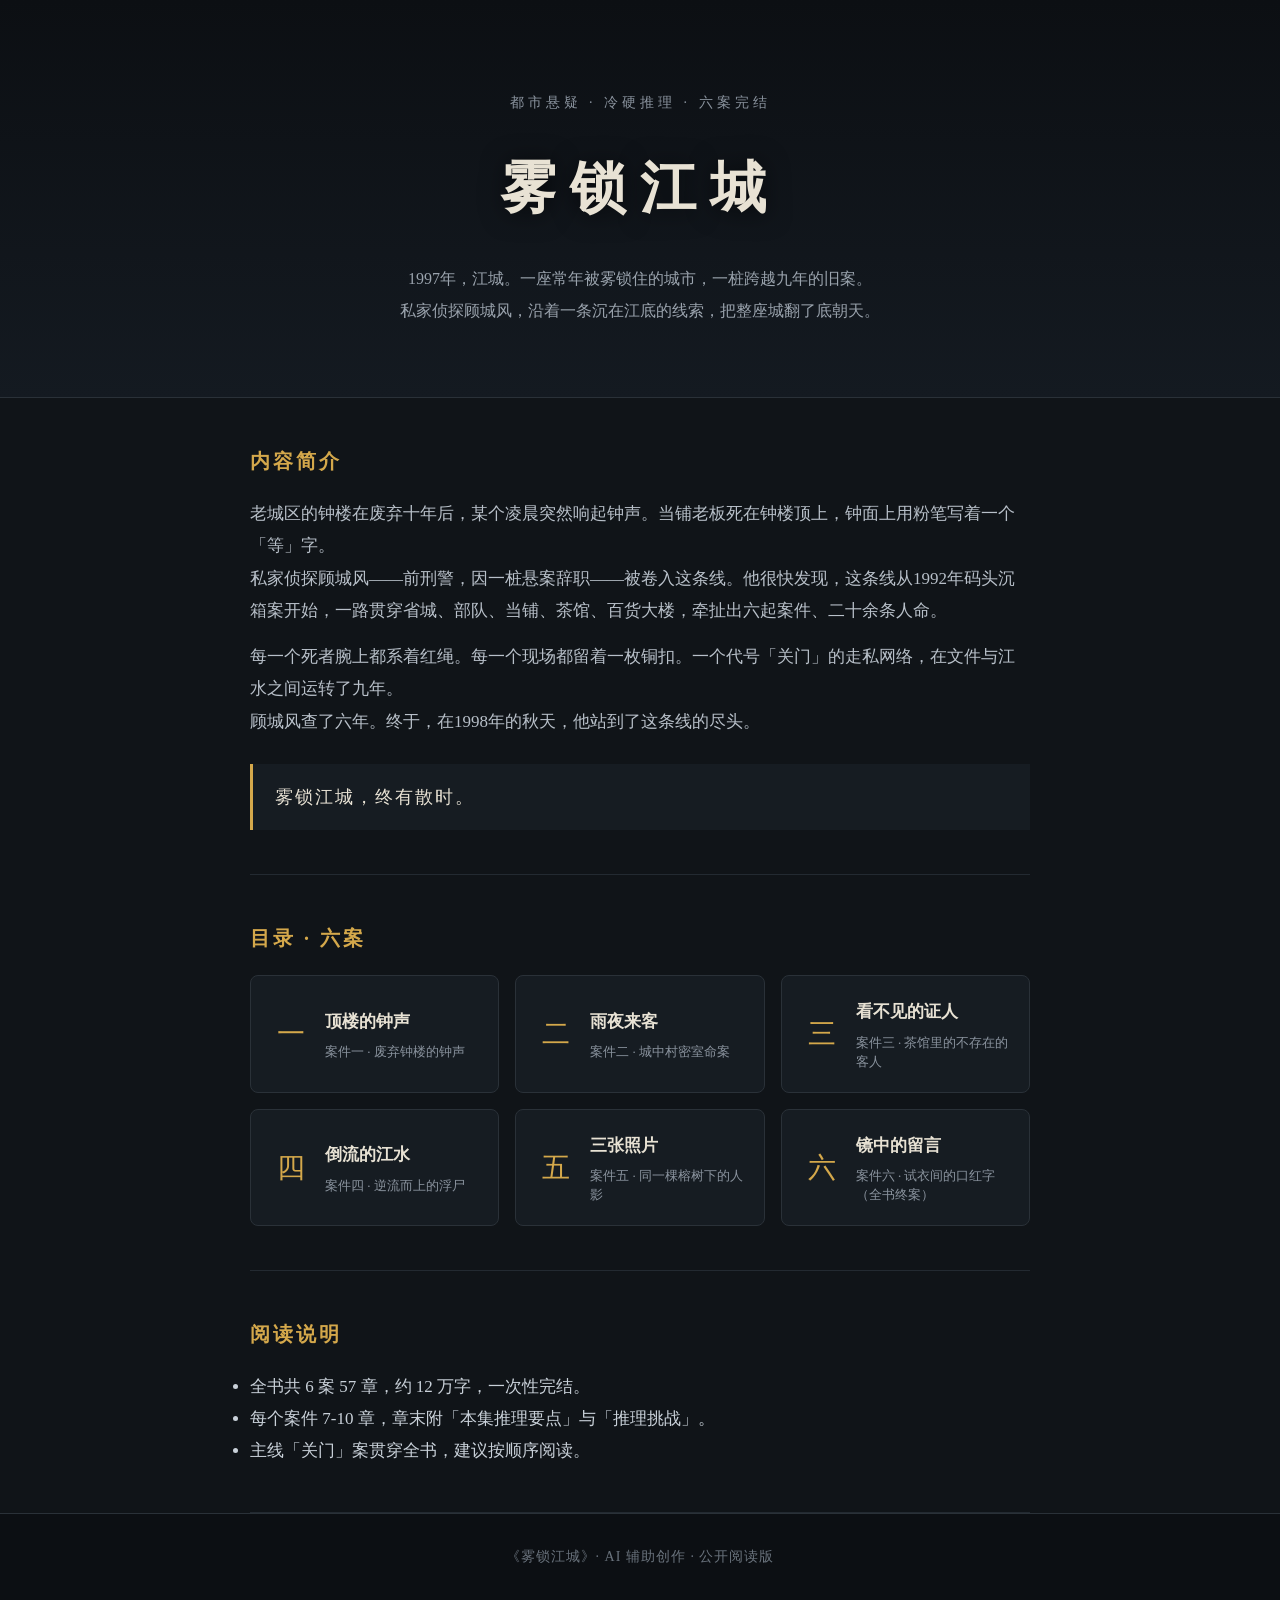
<file: index.html>
<!DOCTYPE html>
<html lang="zh-CN">
<head>
<meta charset="UTF-8">
<meta name="viewport" content="width=device-width, initial-scale=1.0">
<title>《雾锁江城》——六案完结 · 都市悬疑推理长篇小说</title>
<link rel="stylesheet" href="style.css">
</head>
<body>
<header class="hero">
<div class="container">
<p class="hero-tag">都市悬疑 · 冷硬推理 · 六案完结</p>
<h1>雾锁江城</h1>
<p class="hero-sub">1997年，江城。一座常年被雾锁住的城市，一桩跨越九年的旧案。<br>私家侦探顾城风，沿着一条沉在江底的线索，把整座城翻了底朝天。</p>
</div>
</header>
<main class="container">
<section class="intro">
<h2>内容简介</h2>
<p>老城区的钟楼在废弃十年后，某个凌晨突然响起钟声。当铺老板死在钟楼顶上，钟面上用粉笔写着一个「等」字。<br>
私家侦探顾城风——前刑警，因一桩悬案辞职——被卷入这条线。他很快发现，这条线从1992年码头沉箱案开始，一路贯穿省城、部队、当铺、茶馆、百货大楼，牵扯出六起案件、二十余条人命。</p>
<p>每一个死者腕上都系着红绳。每一个现场都留着一枚铜扣。一个代号「关门」的走私网络，在文件与江水之间运转了九年。<br>
顾城风查了六年。终于，在1998年的秋天，他站到了这条线的尽头。</p>
<blockquote>雾锁江城，终有散时。</blockquote>
</section>
<section class="toc">
<h2>目录 · 六案</h2>
<div class="case-grid">
<a class="case-card" href="chapters/case1.html">
<div class="case-card-num">一</div>
<div class="case-card-body">
<h3>顶楼的钟声</h3>
<p>案件一 · 废弃钟楼的钟声</p>
</div>
</a><a class="case-card" href="chapters/case2.html">
<div class="case-card-num">二</div>
<div class="case-card-body">
<h3>雨夜来客</h3>
<p>案件二 · 城中村密室命案</p>
</div>
</a><a class="case-card" href="chapters/case3.html">
<div class="case-card-num">三</div>
<div class="case-card-body">
<h3>看不见的证人</h3>
<p>案件三 · 茶馆里的不存在的客人</p>
</div>
</a><a class="case-card" href="chapters/case4.html">
<div class="case-card-num">四</div>
<div class="case-card-body">
<h3>倒流的江水</h3>
<p>案件四 · 逆流而上的浮尸</p>
</div>
</a><a class="case-card" href="chapters/case5.html">
<div class="case-card-num">五</div>
<div class="case-card-body">
<h3>三张照片</h3>
<p>案件五 · 同一棵榕树下的人影</p>
</div>
</a><a class="case-card" href="chapters/case6.html">
<div class="case-card-num">六</div>
<div class="case-card-body">
<h3>镜中的留言</h3>
<p>案件六 · 试衣间的口红字（全书终案）</p>
</div>
</a>
</div>
</section>
<section class="meta">
<h2>阅读说明</h2>
<ul>
<li>全书共 6 案 57 章，约 12 万字，一次性完结。</li>
<li>每个案件 7-10 章，章末附「本集推理要点」与「推理挑战」。</li>
<li>主线「关门」案贯穿全书，建议按顺序阅读。</li>
</ul>
</section>
</main>
<footer class="site-footer">
<div class="container"><p>《雾锁江城》· AI 辅助创作 · 公开阅读版</p></div>
</footer>
</body>
</html>
</file>
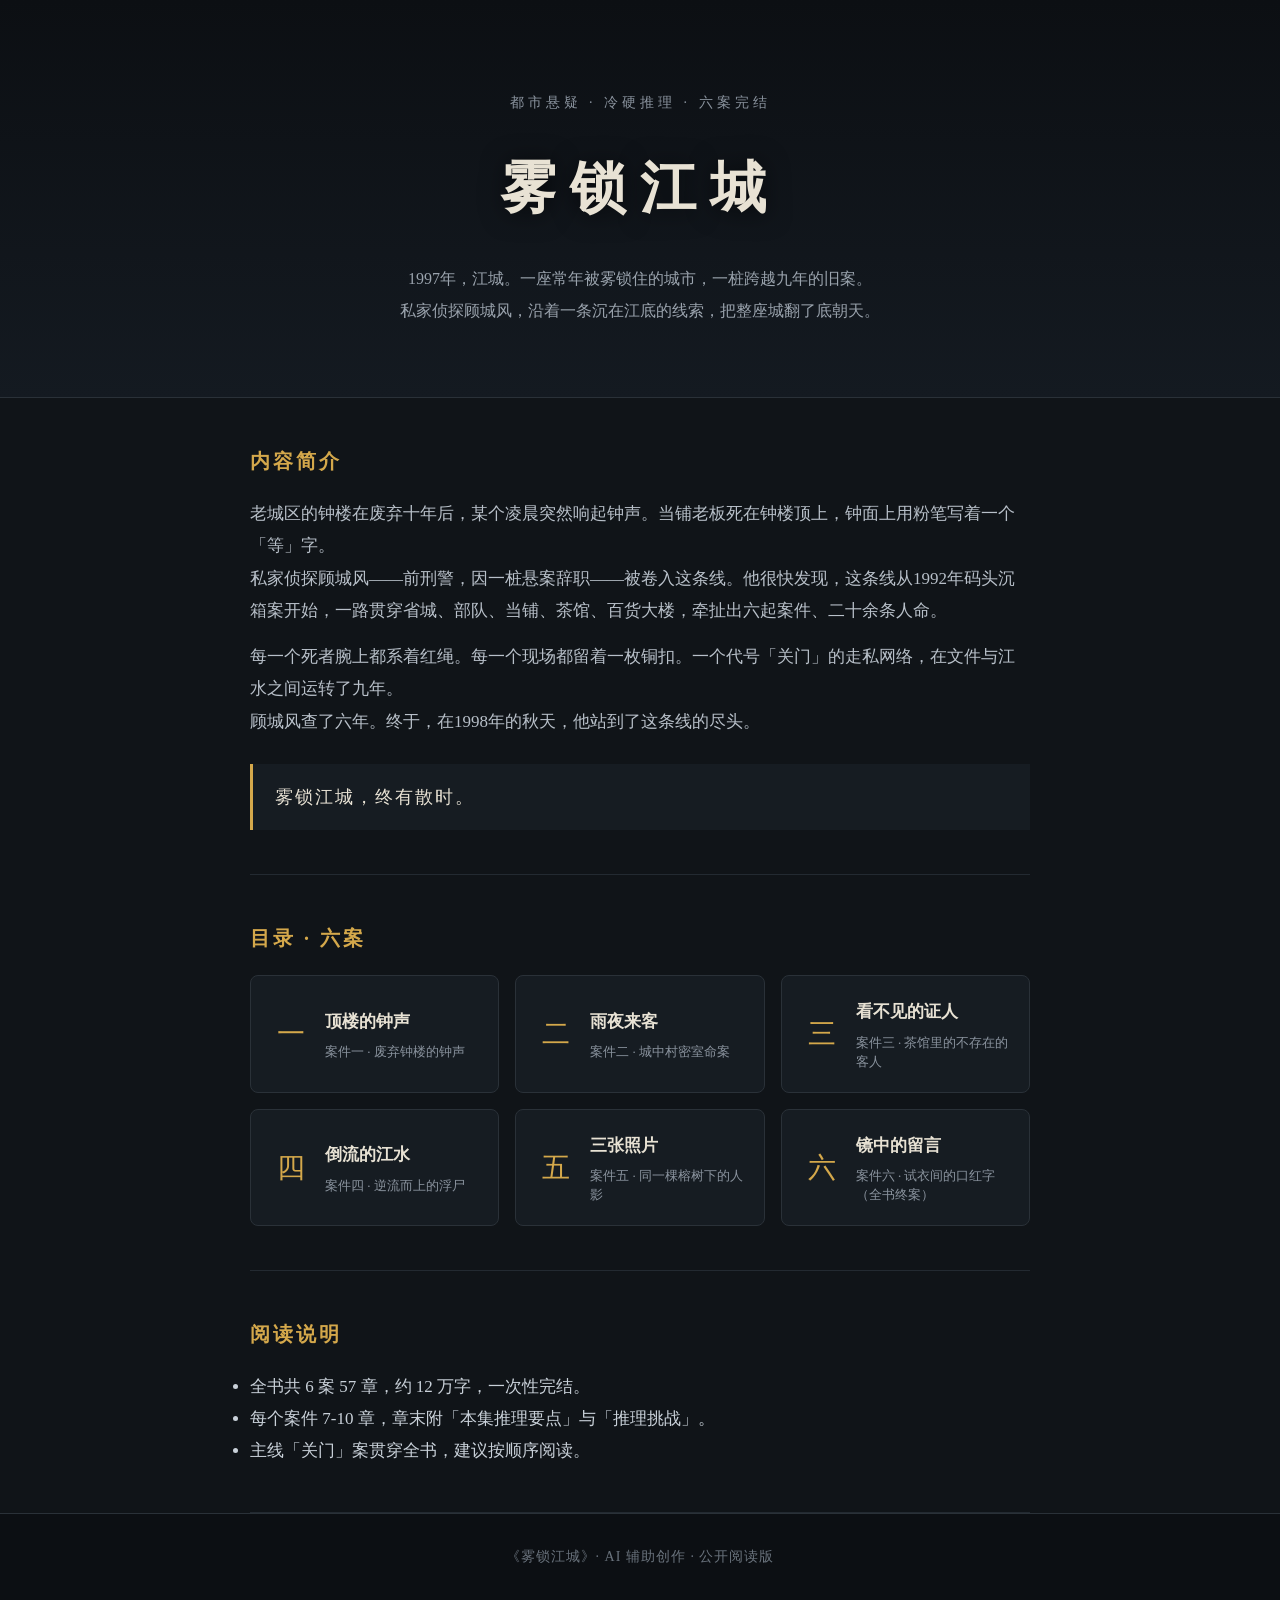
<file: chapters/index.html>
<!DOCTYPE html>
<html lang="zh-CN">
<head>
<meta charset="UTF-8">
<meta http-equiv="refresh" content="0; url=../index.html">
<title>《雾锁江城》</title>
</head>
<body>
<p>正在跳转… <a href="../index.html">《雾锁江城》目录</a></p>
</body>
</html>
</file>
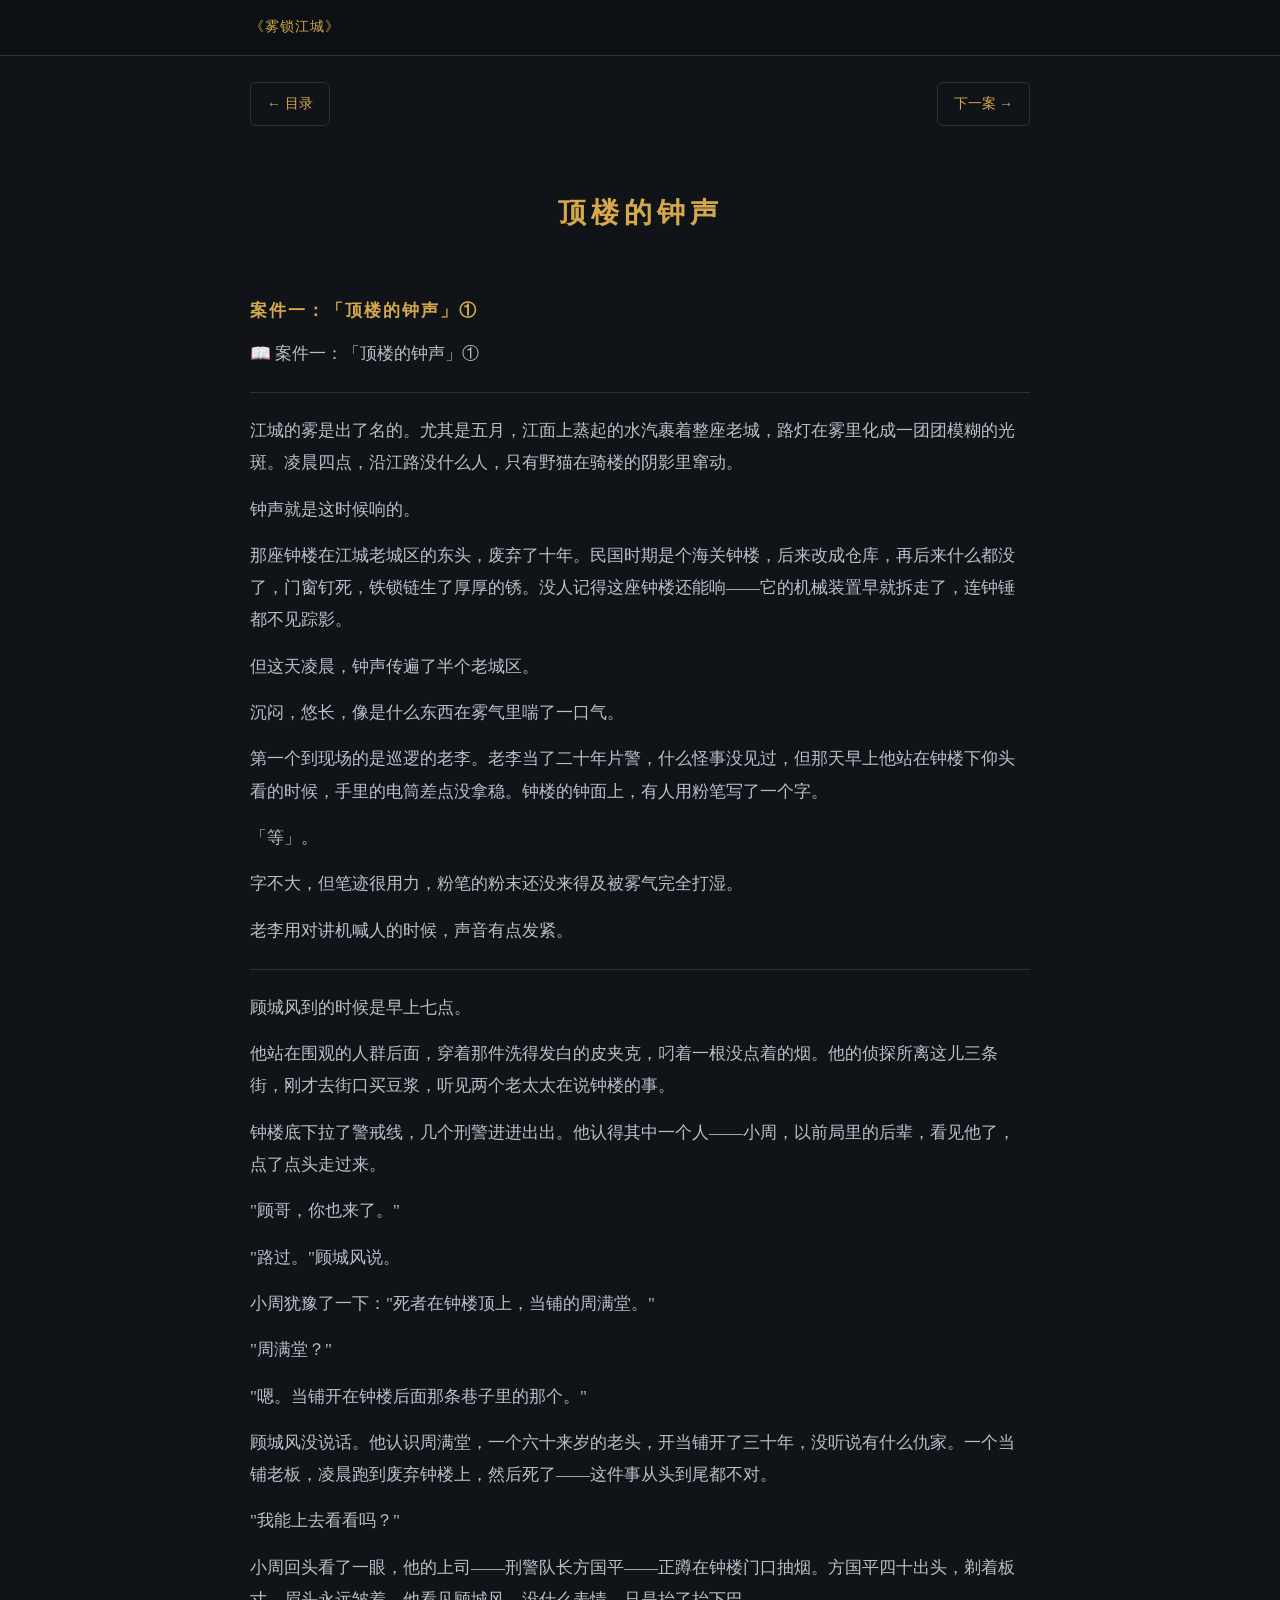
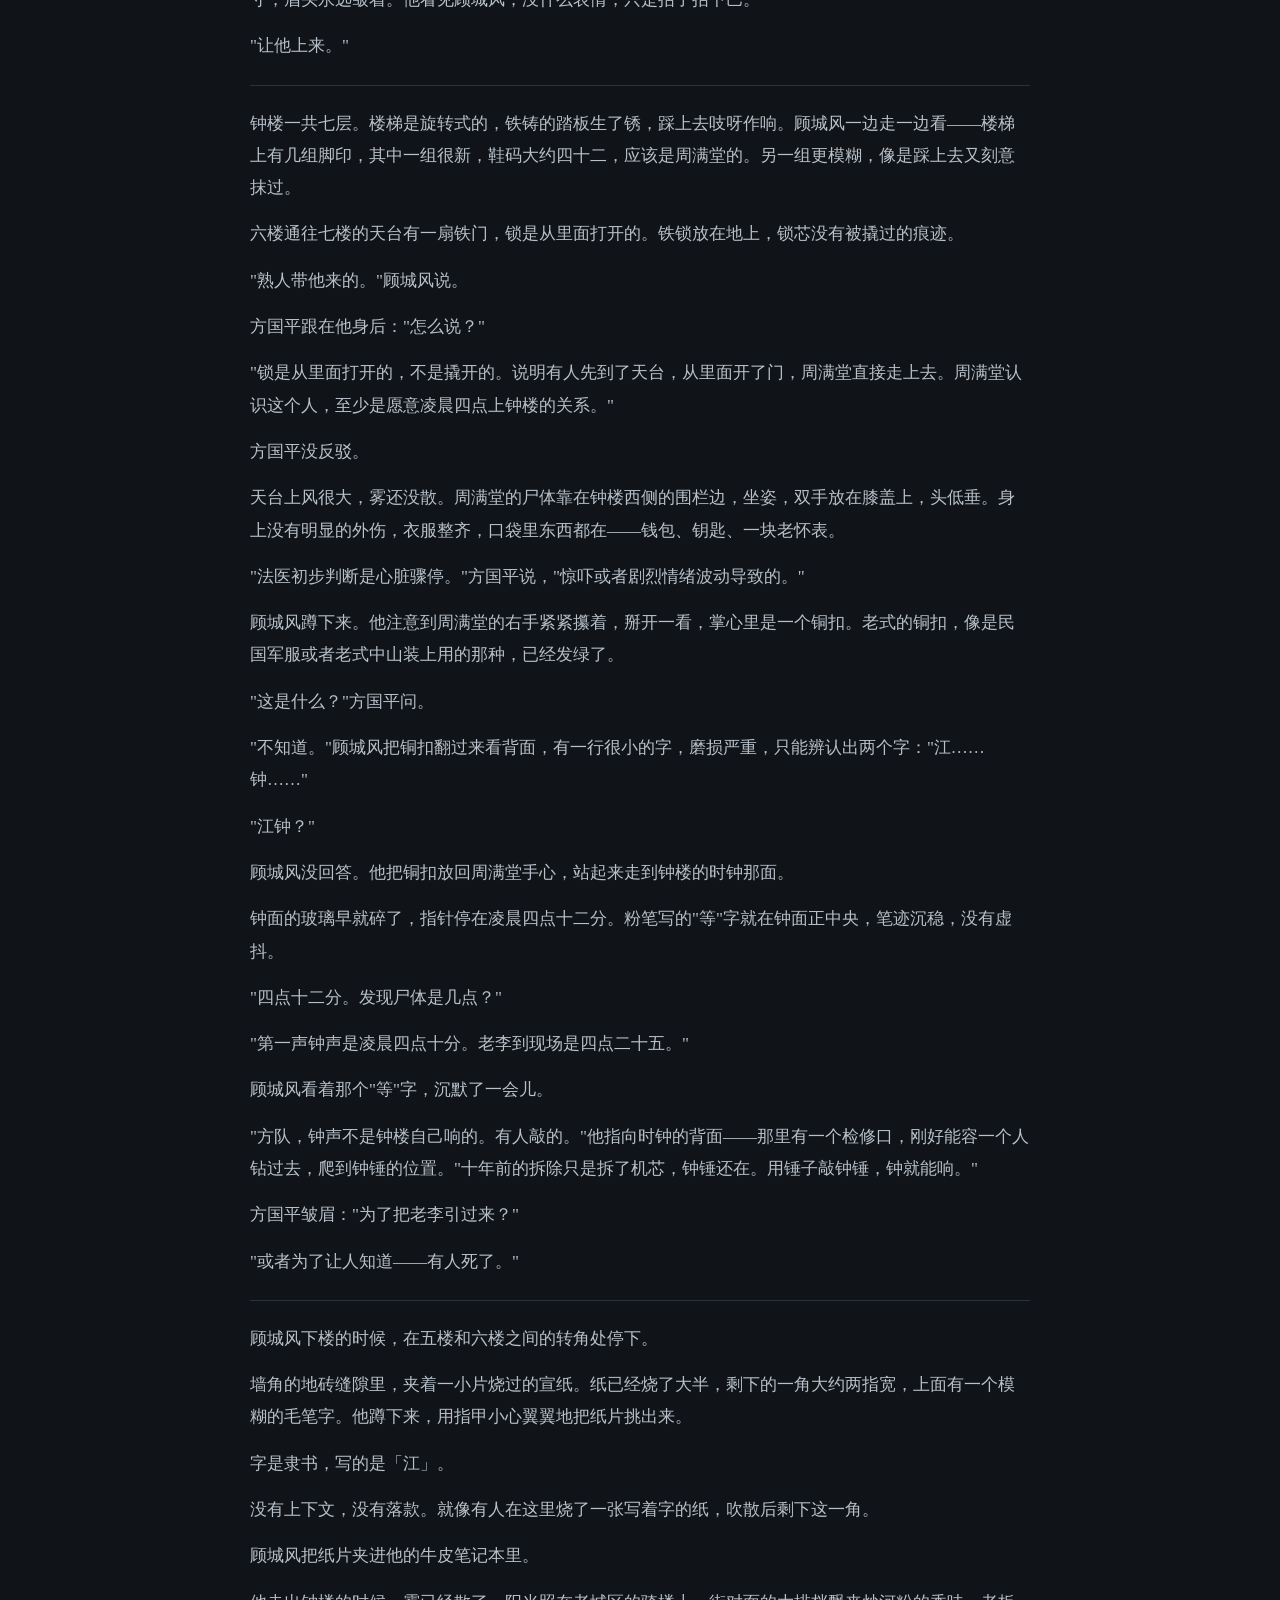
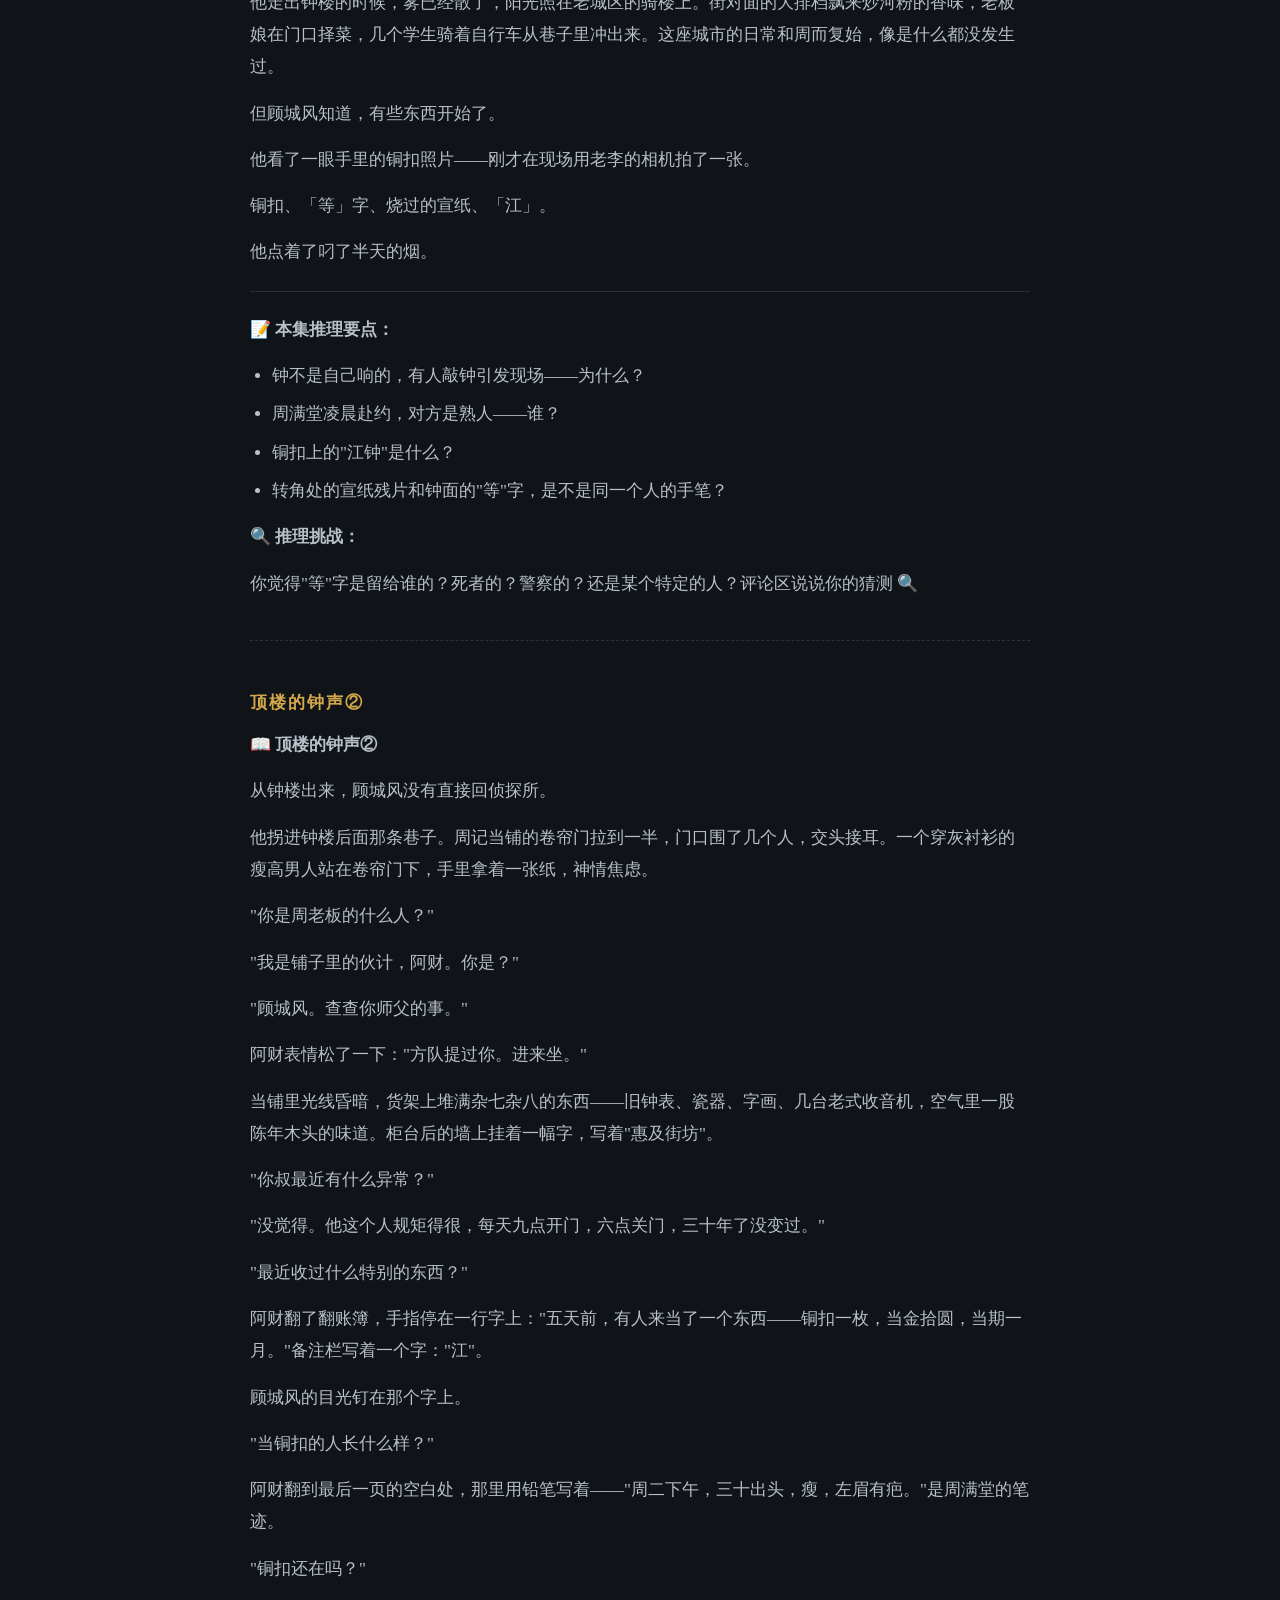
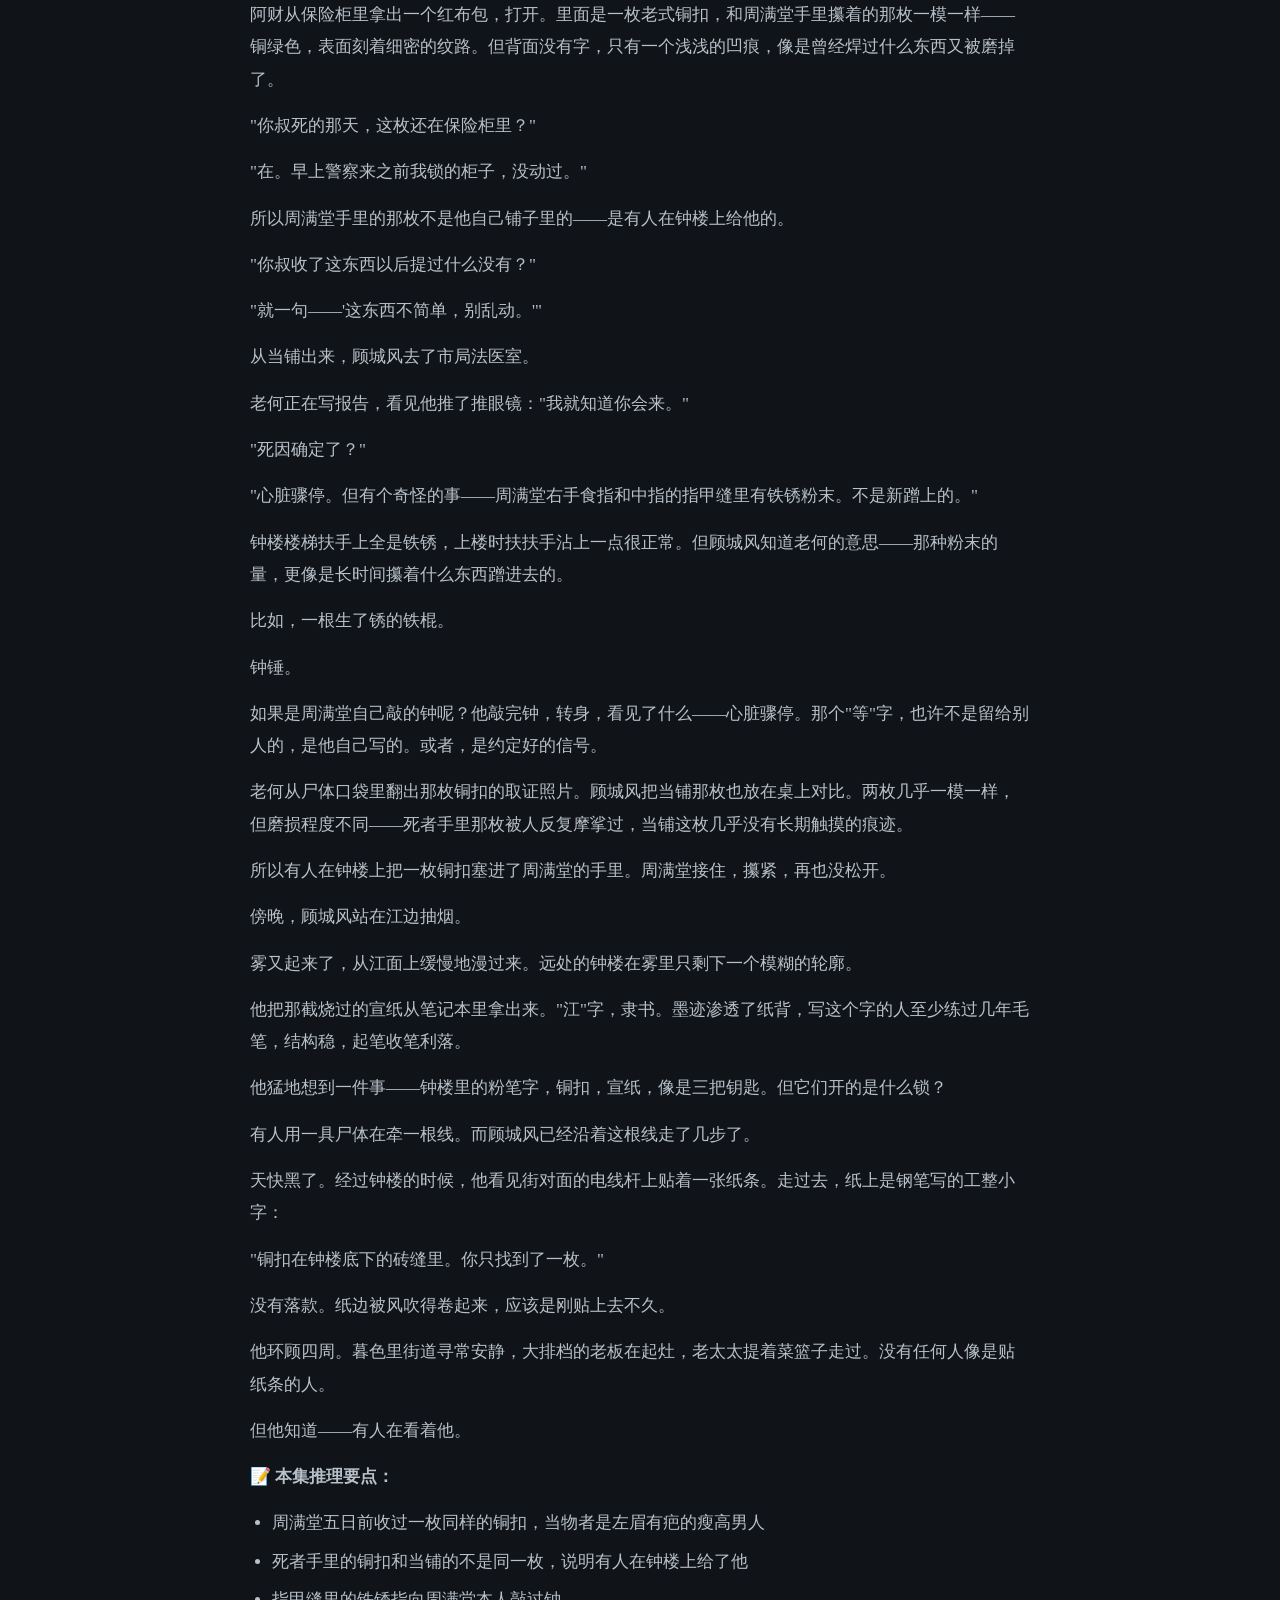
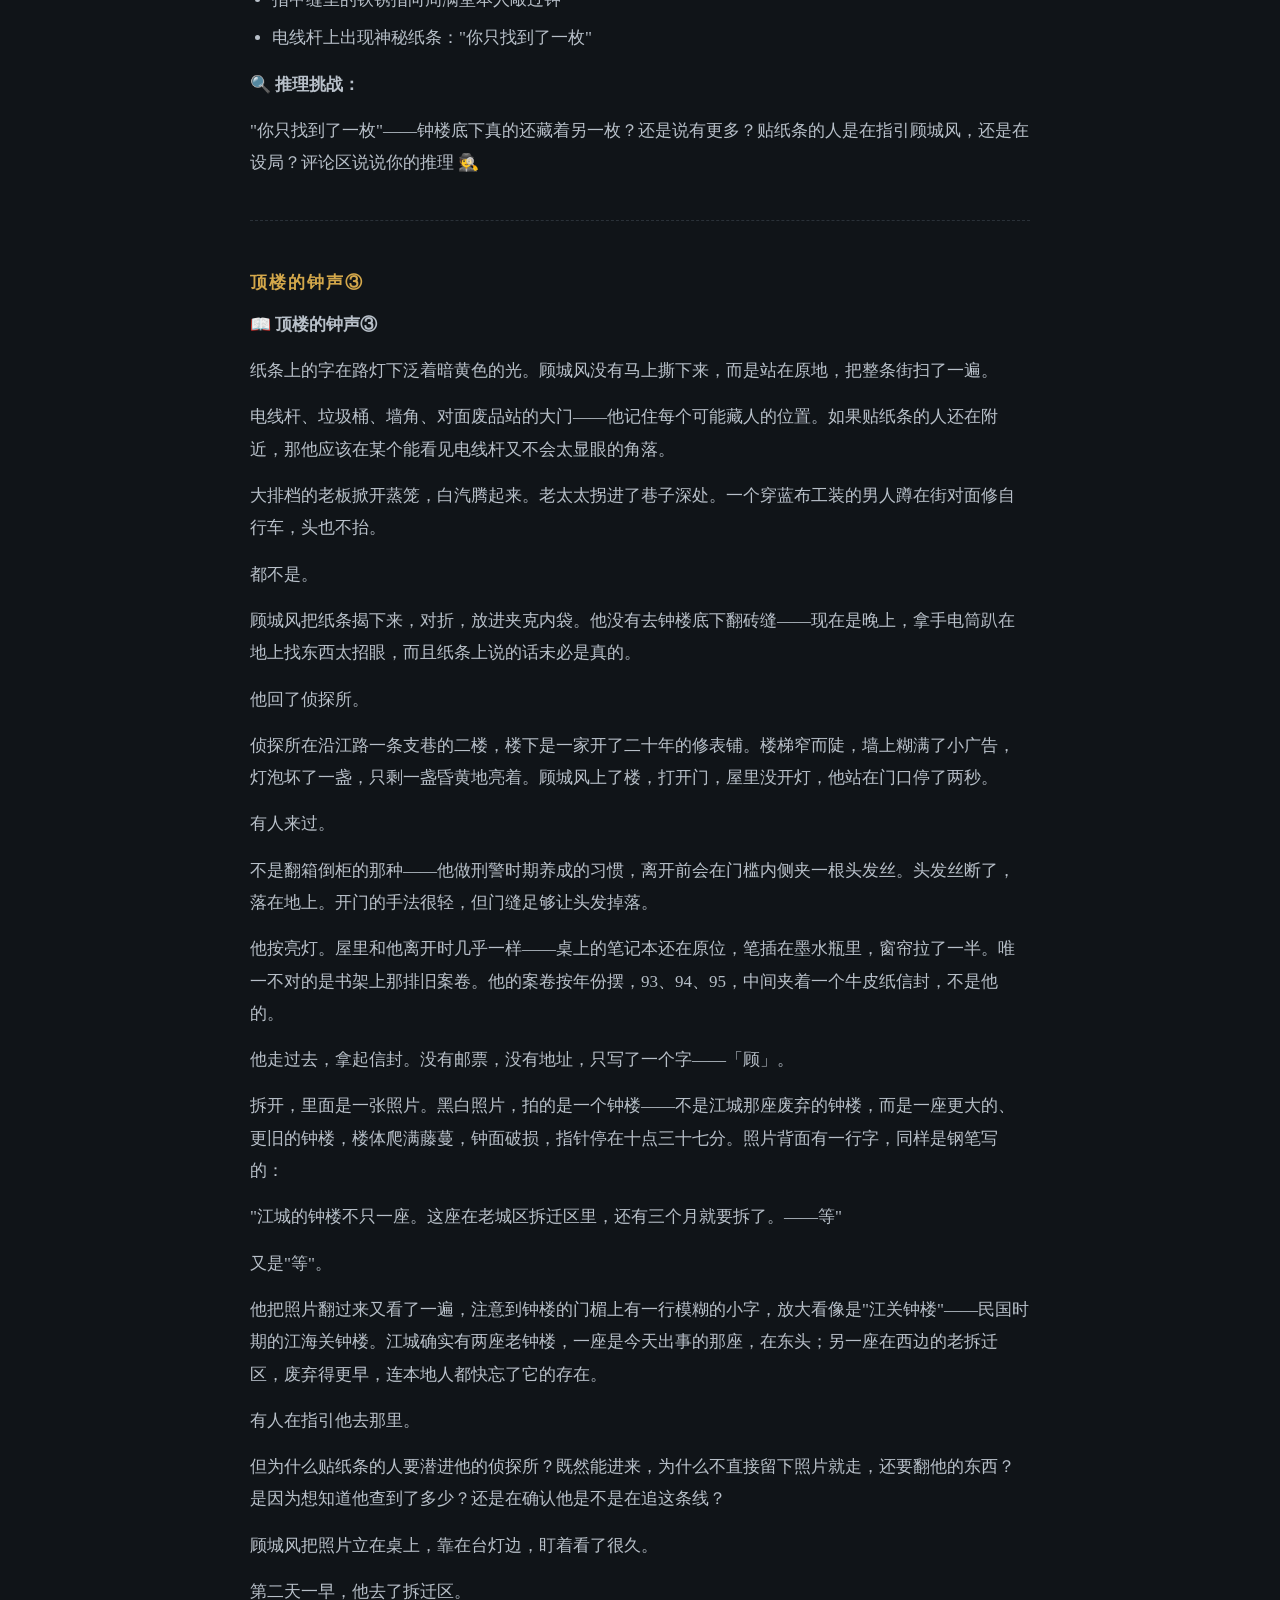
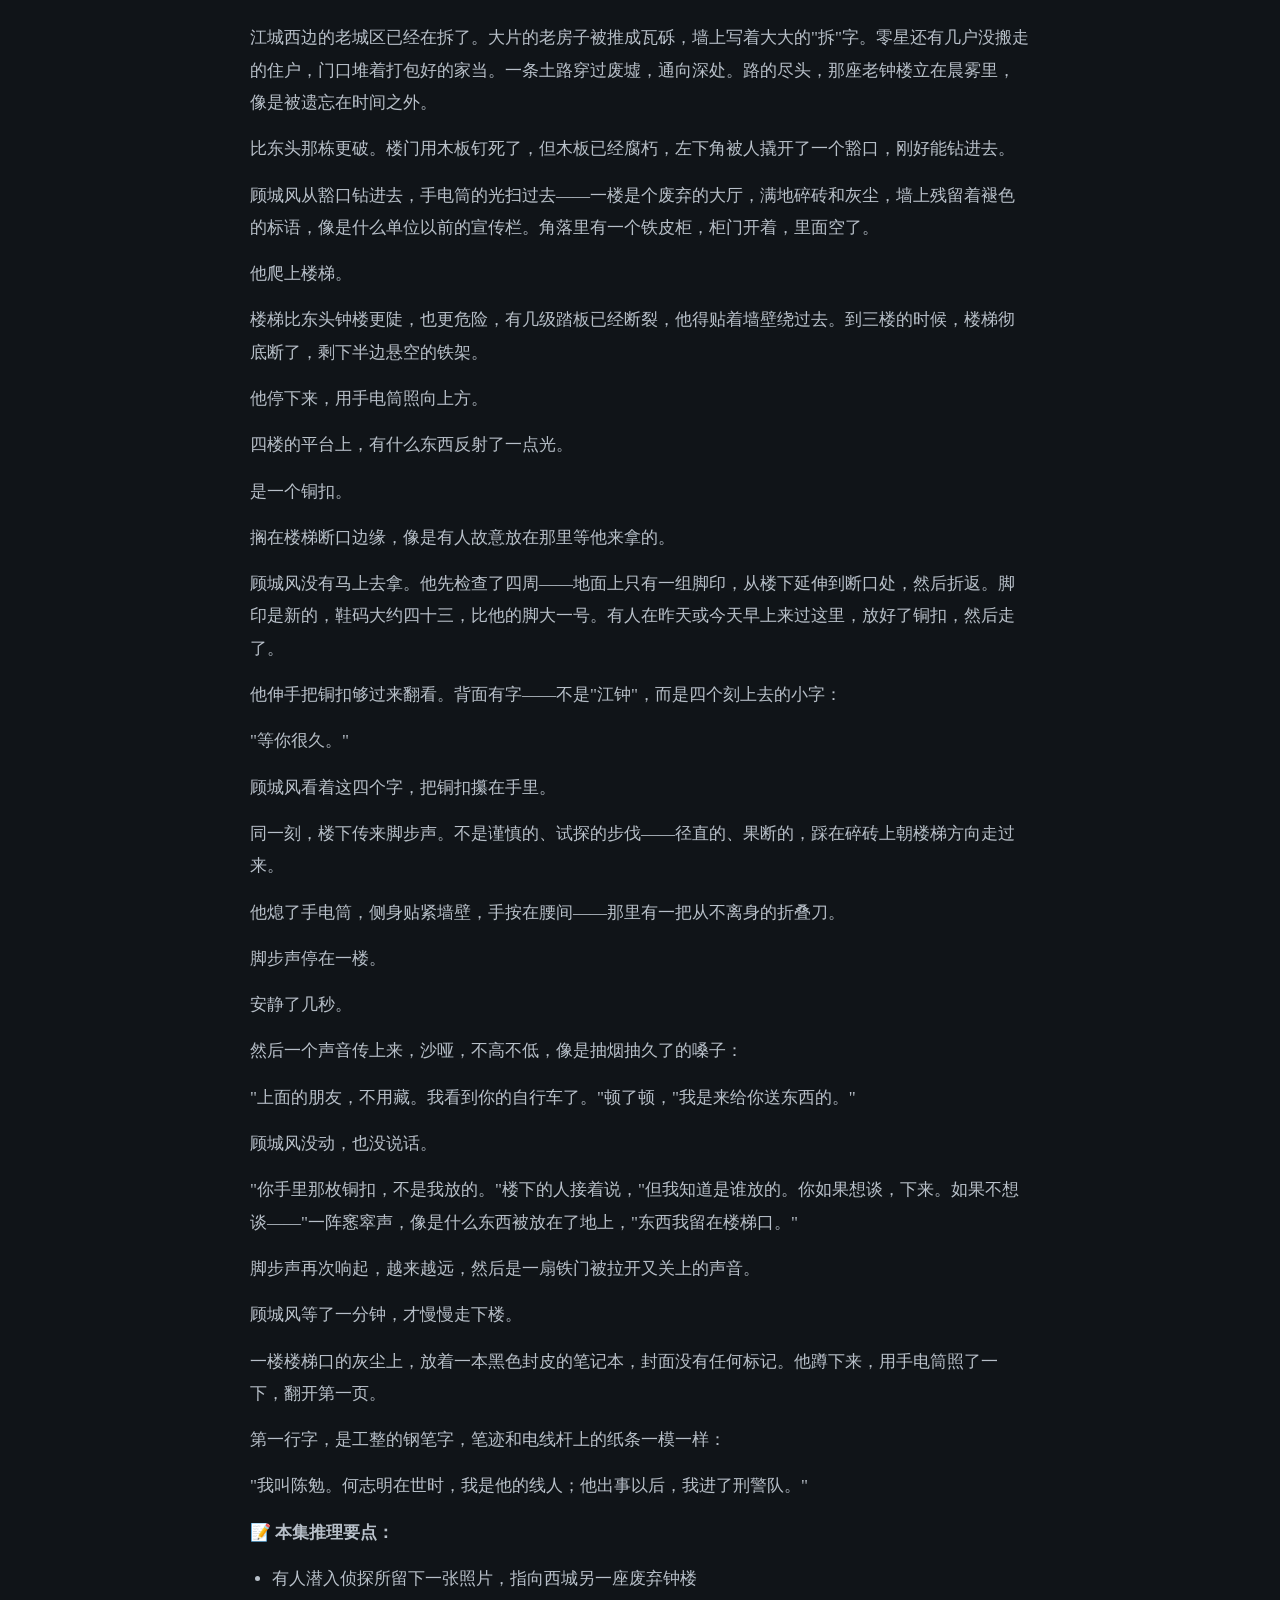
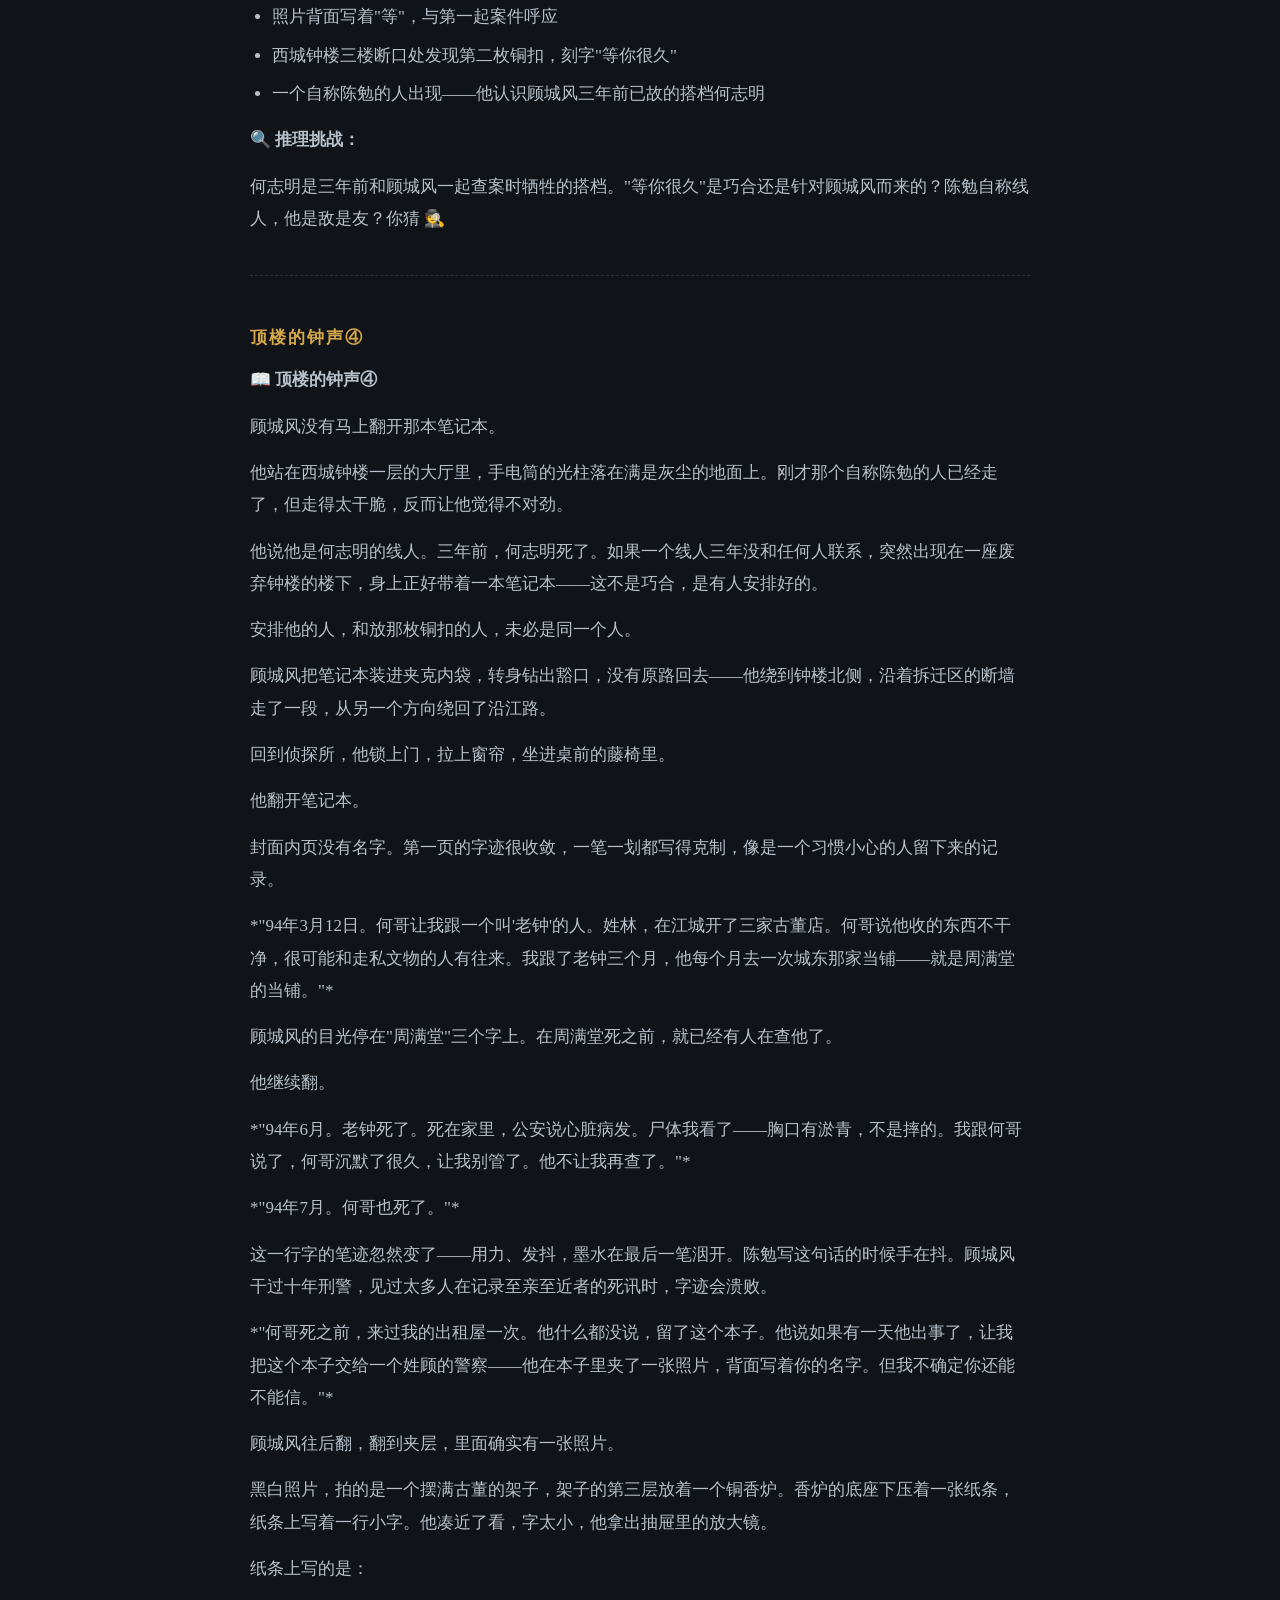
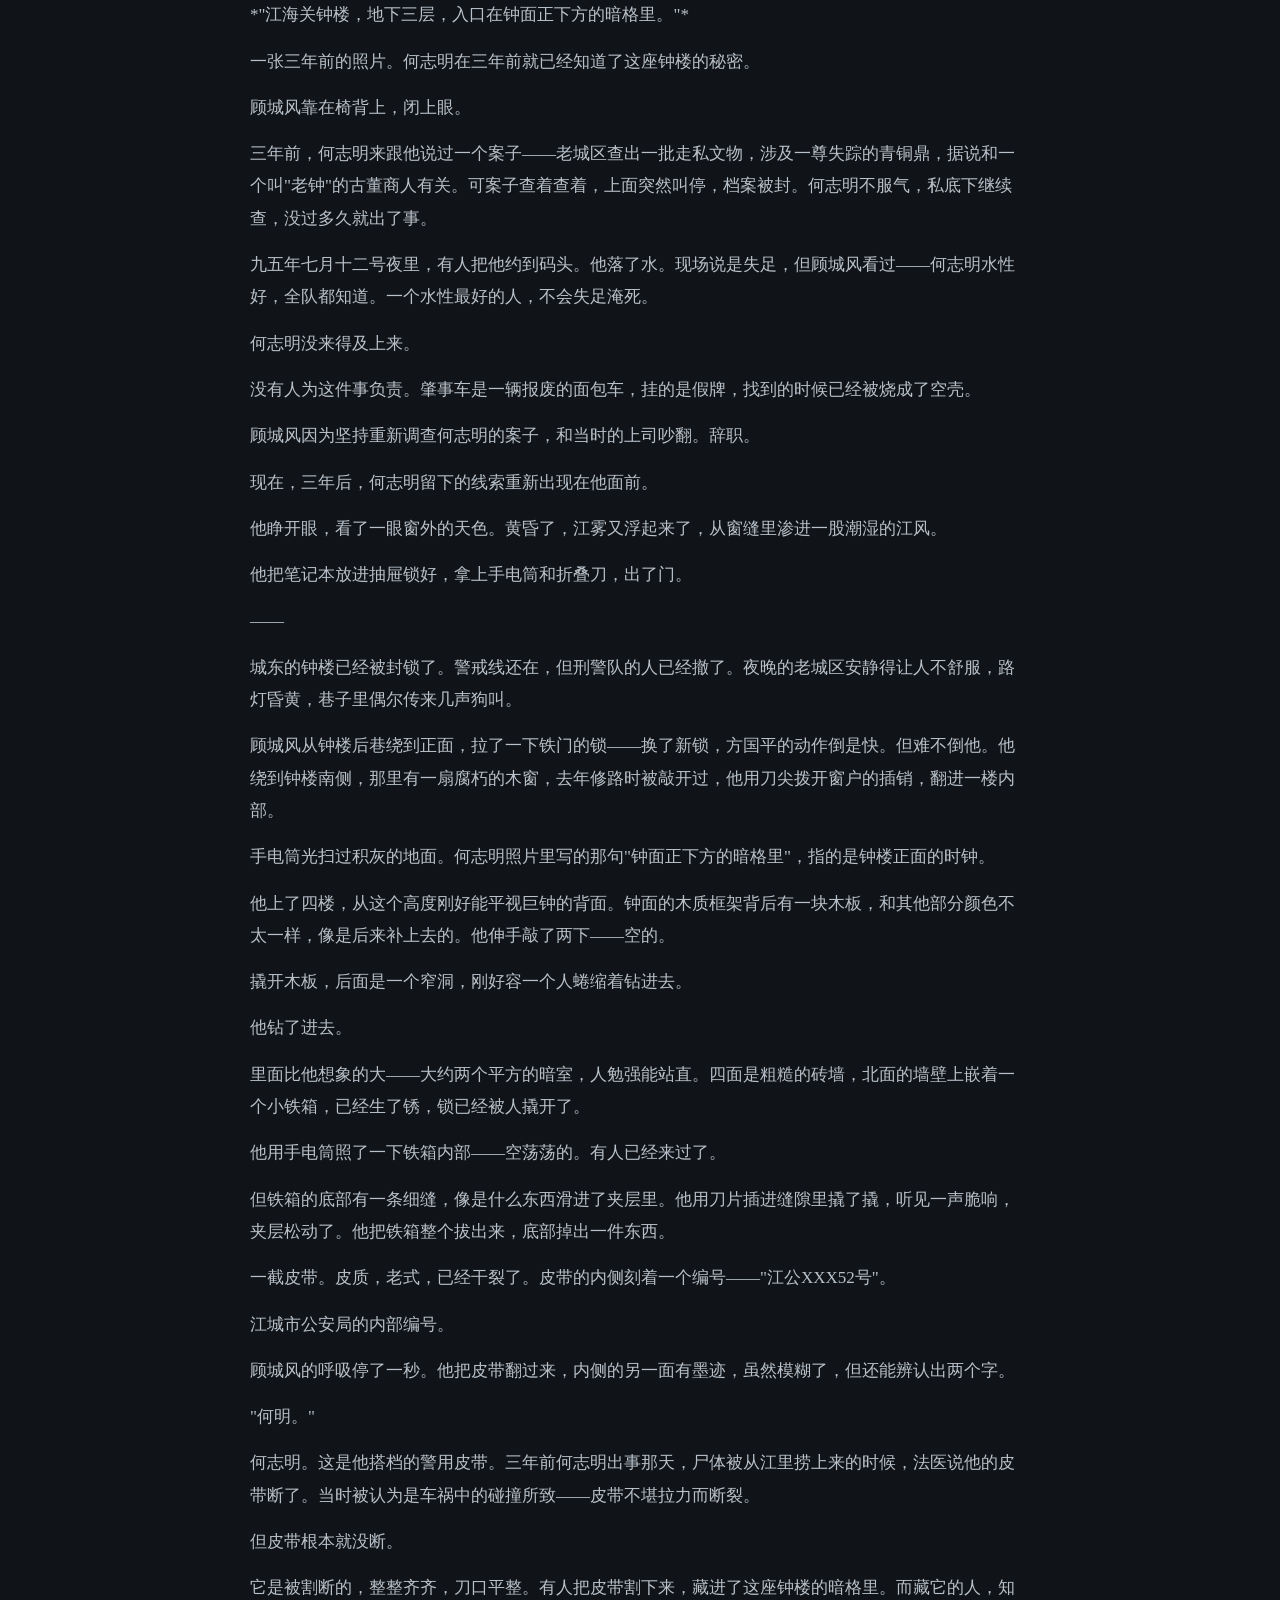
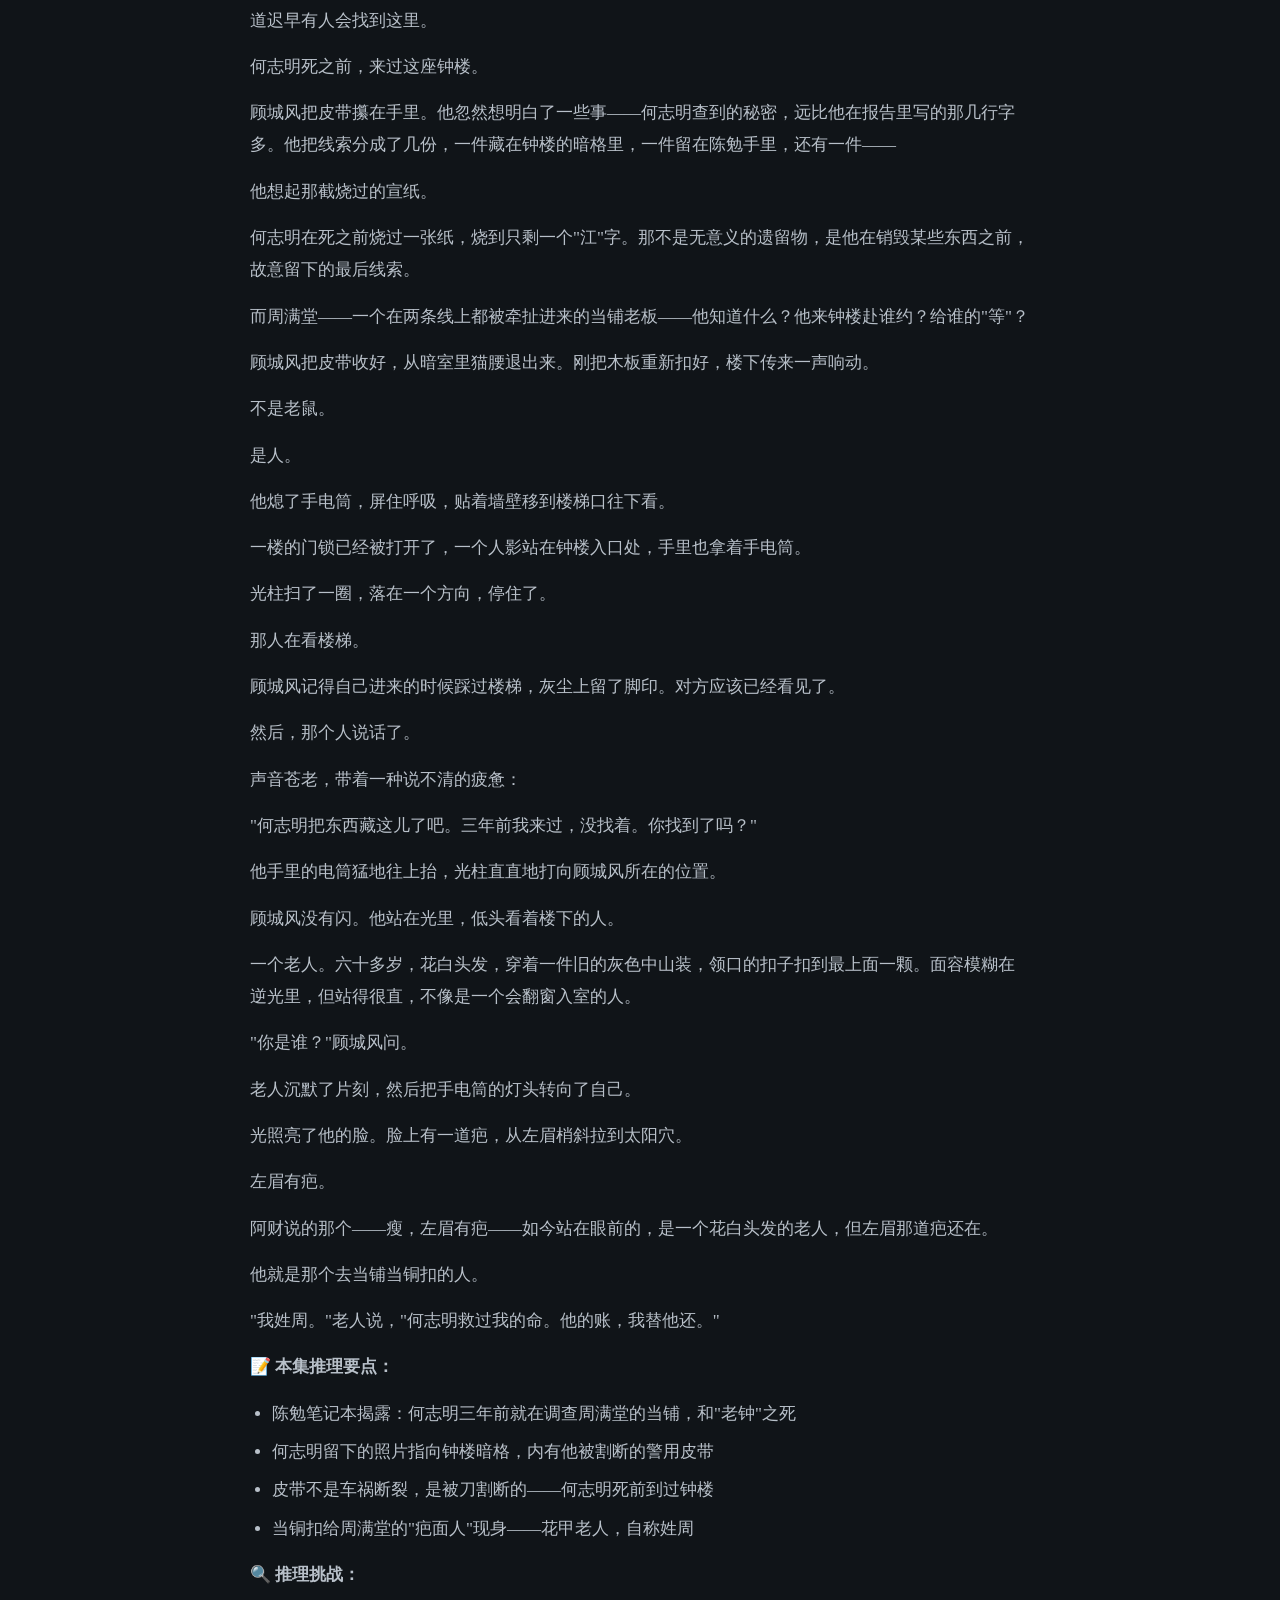
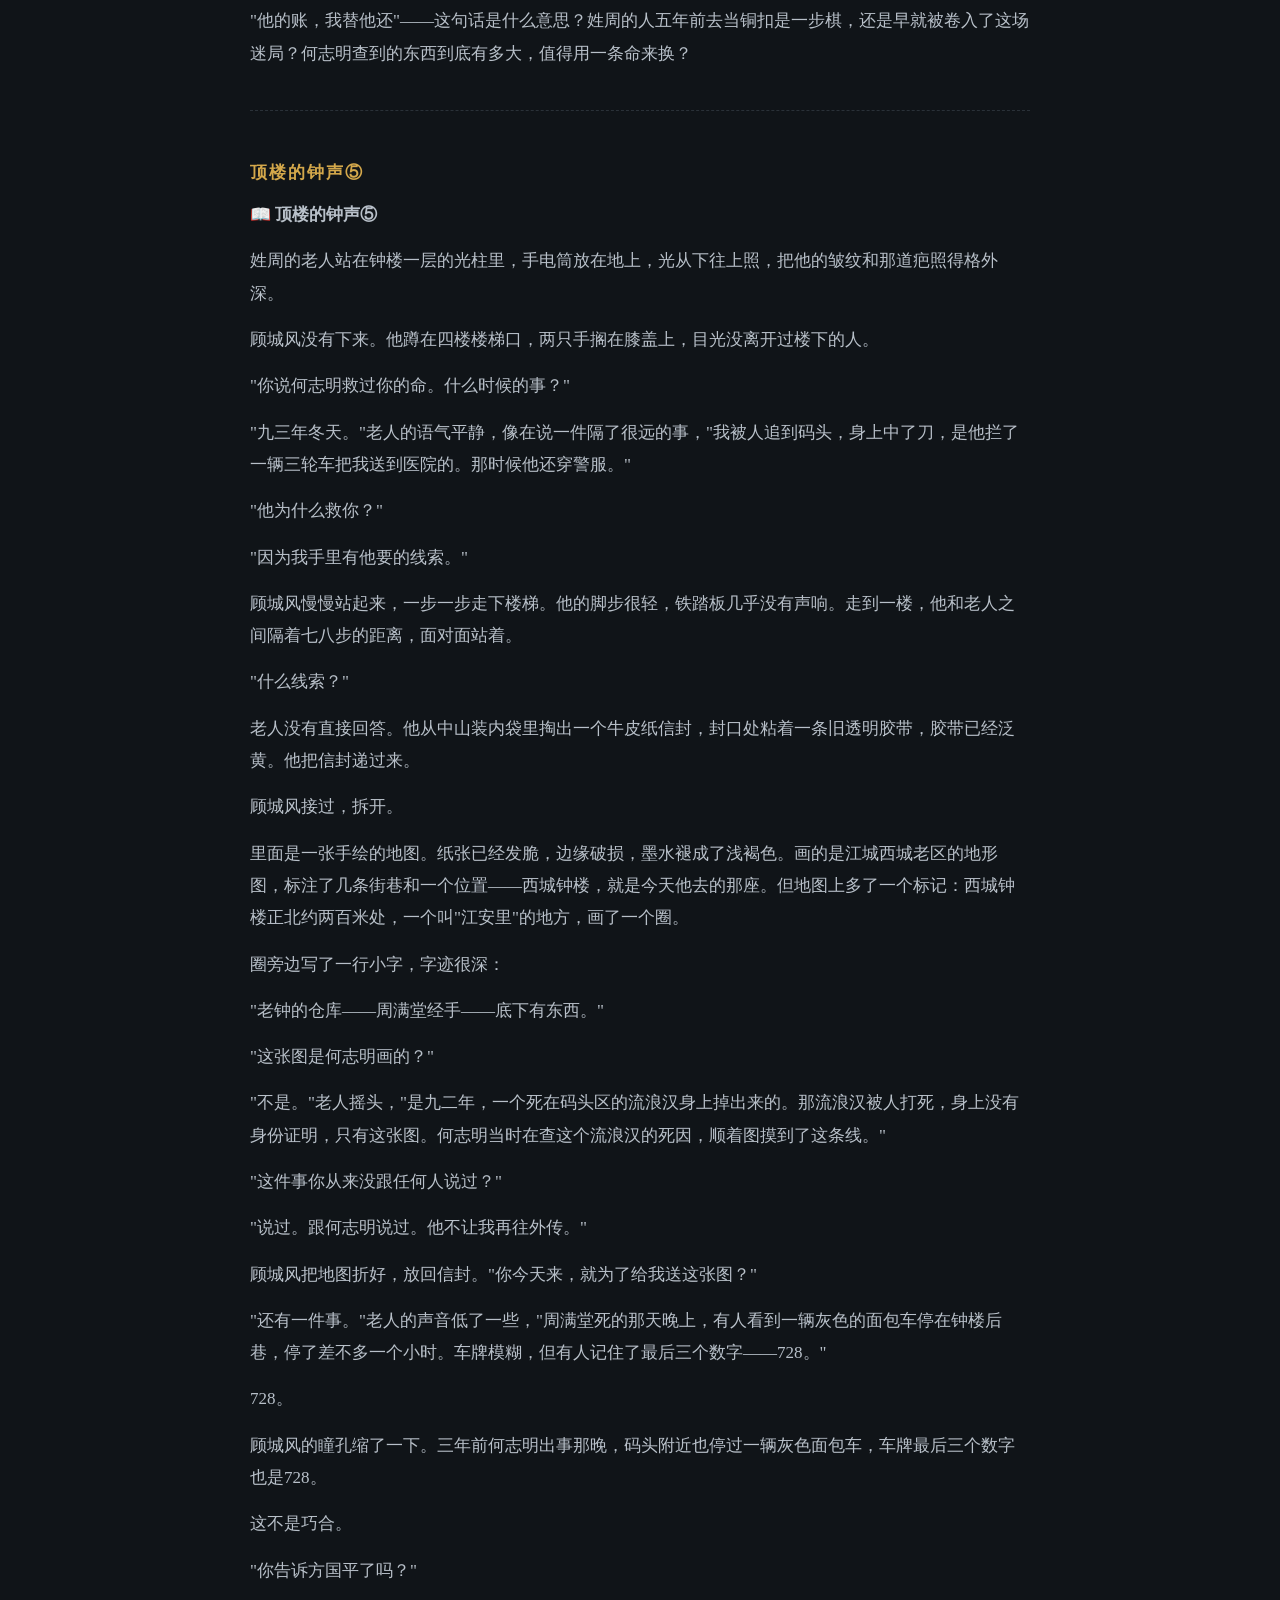
<file: chapters/case1.html>
<!DOCTYPE html>
<html lang="zh-CN">
<head>
<meta charset="UTF-8">
<meta name="viewport" content="width=device-width, initial-scale=1.0">
<title>《雾锁江城》· 顶楼的钟声</title>
<link rel="stylesheet" href="../style.css">
</head>
<body>
<header class="site-header">
<div class="container">
<p class="breadcrumb"><a href="../index.html">《雾锁江城》</a></p>
</div>
</header>
<main class="container">
<nav class="case-nav"><a href="../index.html">← 目录</a><a href="case2.html">下一案 →</a></nav>
<h2 class="case-title">顶楼的钟声</h2><section class="chapter" id="ch1"><h3 class="chapter-title">案件一：「顶楼的钟声」①</h3><p>📖 案件一：「顶楼的钟声」①</p>
<hr>
<p>江城的雾是出了名的。尤其是五月，江面上蒸起的水汽裹着整座老城，路灯在雾里化成一团团模糊的光斑。凌晨四点，沿江路没什么人，只有野猫在骑楼的阴影里窜动。</p>
<p>钟声就是这时候响的。</p>
<p>那座钟楼在江城老城区的东头，废弃了十年。民国时期是个海关钟楼，后来改成仓库，再后来什么都没了，门窗钉死，铁锁链生了厚厚的锈。没人记得这座钟楼还能响——它的机械装置早就拆走了，连钟锤都不见踪影。</p>
<p>但这天凌晨，钟声传遍了半个老城区。</p>
<p>沉闷，悠长，像是什么东西在雾气里喘了一口气。</p>
<p>第一个到现场的是巡逻的老李。老李当了二十年片警，什么怪事没见过，但那天早上他站在钟楼下仰头看的时候，手里的电筒差点没拿稳。钟楼的钟面上，有人用粉笔写了一个字。</p>
<p>「等」。</p>
<p>字不大，但笔迹很用力，粉笔的粉末还没来得及被雾气完全打湿。</p>
<p>老李用对讲机喊人的时候，声音有点发紧。</p>
<hr>
<p>顾城风到的时候是早上七点。</p>
<p>他站在围观的人群后面，穿着那件洗得发白的皮夹克，叼着一根没点着的烟。他的侦探所离这儿三条街，刚才去街口买豆浆，听见两个老太太在说钟楼的事。</p>
<p>钟楼底下拉了警戒线，几个刑警进进出出。他认得其中一个人——小周，以前局里的后辈，看见他了，点了点头走过来。</p>
<p>"顾哥，你也来了。"</p>
<p>"路过。"顾城风说。</p>
<p>小周犹豫了一下："死者在钟楼顶上，当铺的周满堂。"</p>
<p>"周满堂？"</p>
<p>"嗯。当铺开在钟楼后面那条巷子里的那个。"</p>
<p>顾城风没说话。他认识周满堂，一个六十来岁的老头，开当铺开了三十年，没听说有什么仇家。一个当铺老板，凌晨跑到废弃钟楼上，然后死了——这件事从头到尾都不对。</p>
<p>"我能上去看看吗？"</p>
<p>小周回头看了一眼，他的上司——刑警队长方国平——正蹲在钟楼门口抽烟。方国平四十出头，剃着板寸，眉头永远皱着。他看见顾城风，没什么表情，只是抬了抬下巴。</p>
<p>"让他上来。"</p>
<hr>
<p>钟楼一共七层。楼梯是旋转式的，铁铸的踏板生了锈，踩上去吱呀作响。顾城风一边走一边看——楼梯上有几组脚印，其中一组很新，鞋码大约四十二，应该是周满堂的。另一组更模糊，像是踩上去又刻意抹过。</p>
<p>六楼通往七楼的天台有一扇铁门，锁是从里面打开的。铁锁放在地上，锁芯没有被撬过的痕迹。</p>
<p>"熟人带他来的。"顾城风说。</p>
<p>方国平跟在他身后："怎么说？"</p>
<p>"锁是从里面打开的，不是撬开的。说明有人先到了天台，从里面开了门，周满堂直接走上去。周满堂认识这个人，至少是愿意凌晨四点上钟楼的关系。"</p>
<p>方国平没反驳。</p>
<p>天台上风很大，雾还没散。周满堂的尸体靠在钟楼西侧的围栏边，坐姿，双手放在膝盖上，头低垂。身上没有明显的外伤，衣服整齐，口袋里东西都在——钱包、钥匙、一块老怀表。</p>
<p>"法医初步判断是心脏骤停。"方国平说，"惊吓或者剧烈情绪波动导致的。"</p>
<p>顾城风蹲下来。他注意到周满堂的右手紧紧攥着，掰开一看，掌心里是一个铜扣。老式的铜扣，像是民国军服或者老式中山装上用的那种，已经发绿了。</p>
<p>"这是什么？"方国平问。</p>
<p>"不知道。"顾城风把铜扣翻过来看背面，有一行很小的字，磨损严重，只能辨认出两个字："江……钟……"</p>
<p>"江钟？"</p>
<p>顾城风没回答。他把铜扣放回周满堂手心，站起来走到钟楼的时钟那面。</p>
<p>钟面的玻璃早就碎了，指针停在凌晨四点十二分。粉笔写的"等"字就在钟面正中央，笔迹沉稳，没有虚抖。</p>
<p>"四点十二分。发现尸体是几点？"</p>
<p>"第一声钟声是凌晨四点十分。老李到现场是四点二十五。"</p>
<p>顾城风看着那个"等"字，沉默了一会儿。</p>
<p>"方队，钟声不是钟楼自己响的。有人敲的。"他指向时钟的背面——那里有一个检修口，刚好能容一个人钻过去，爬到钟锤的位置。"十年前的拆除只是拆了机芯，钟锤还在。用锤子敲钟锤，钟就能响。"</p>
<p>方国平皱眉："为了把老李引过来？"</p>
<p>"或者为了让人知道——有人死了。"</p>
<hr>
<p>顾城风下楼的时候，在五楼和六楼之间的转角处停下。</p>
<p>墙角的地砖缝隙里，夹着一小片烧过的宣纸。纸已经烧了大半，剩下的一角大约两指宽，上面有一个模糊的毛笔字。他蹲下来，用指甲小心翼翼地把纸片挑出来。</p>
<p>字是隶书，写的是「江」。</p>
<p>没有上下文，没有落款。就像有人在这里烧了一张写着字的纸，吹散后剩下这一角。</p>
<p>顾城风把纸片夹进他的牛皮笔记本里。</p>
<p>他走出钟楼的时候，雾已经散了，阳光照在老城区的骑楼上。街对面的大排档飘来炒河粉的香味，老板娘在门口择菜，几个学生骑着自行车从巷子里冲出来。这座城市的日常和周而复始，像是什么都没发生过。</p>
<p>但顾城风知道，有些东西开始了。</p>
<p>他看了一眼手里的铜扣照片——刚才在现场用老李的相机拍了一张。</p>
<p>铜扣、「等」字、烧过的宣纸、「江」。</p>
<p>他点着了叼了半天的烟。</p>
<hr>
<p>📝 <strong>本集推理要点：</strong></p>
<ul>
<li>钟不是自己响的，有人敲钟引发现场——为什么？</li>
<li>周满堂凌晨赴约，对方是熟人——谁？</li>
<li>铜扣上的"江钟"是什么？</li>
<li>转角处的宣纸残片和钟面的"等"字，是不是同一个人的手笔？</li>
</ul>
<p>🔍 <strong>推理挑战：</strong></p>
<p>你觉得"等"字是留给谁的？死者的？警察的？还是某个特定的人？评论区说说你的猜测 🔍</p></section><section class="chapter" id="ch2"><h3 class="chapter-title">顶楼的钟声②</h3><p>📖 <strong>顶楼的钟声②</strong></p>
<p>从钟楼出来，顾城风没有直接回侦探所。</p>
<p>他拐进钟楼后面那条巷子。周记当铺的卷帘门拉到一半，门口围了几个人，交头接耳。一个穿灰衬衫的瘦高男人站在卷帘门下，手里拿着一张纸，神情焦虑。</p>
<p>"你是周老板的什么人？"</p>
<p>"我是铺子里的伙计，阿财。你是？"</p>
<p>"顾城风。查查你师父的事。"</p>
<p>阿财表情松了一下："方队提过你。进来坐。"</p>
<p>当铺里光线昏暗，货架上堆满杂七杂八的东西——旧钟表、瓷器、字画、几台老式收音机，空气里一股陈年木头的味道。柜台后的墙上挂着一幅字，写着"惠及街坊"。</p>
<p>"你叔最近有什么异常？"</p>
<p>"没觉得。他这个人规矩得很，每天九点开门，六点关门，三十年了没变过。"</p>
<p>"最近收过什么特别的东西？"</p>
<p>阿财翻了翻账簿，手指停在一行字上："五天前，有人来当了一个东西——铜扣一枚，当金拾圆，当期一月。"备注栏写着一个字："江"。</p>
<p>顾城风的目光钉在那个字上。</p>
<p>"当铜扣的人长什么样？"</p>
<p>阿财翻到最后一页的空白处，那里用铅笔写着——"周二下午，三十出头，瘦，左眉有疤。"是周满堂的笔迹。</p>
<p>"铜扣还在吗？"</p>
<p>阿财从保险柜里拿出一个红布包，打开。里面是一枚老式铜扣，和周满堂手里攥着的那枚一模一样——铜绿色，表面刻着细密的纹路。但背面没有字，只有一个浅浅的凹痕，像是曾经焊过什么东西又被磨掉了。</p>
<p>"你叔死的那天，这枚还在保险柜里？"</p>
<p>"在。早上警察来之前我锁的柜子，没动过。"</p>
<p>所以周满堂手里的那枚不是他自己铺子里的——是有人在钟楼上给他的。</p>
<p>"你叔收了这东西以后提过什么没有？"</p>
<p>"就一句——'这东西不简单，别乱动。'"</p>
<p>从当铺出来，顾城风去了市局法医室。</p>
<p>老何正在写报告，看见他推了推眼镜："我就知道你会来。"</p>
<p>"死因确定了？"</p>
<p>"心脏骤停。但有个奇怪的事——周满堂右手食指和中指的指甲缝里有铁锈粉末。不是新蹭上的。"</p>
<p>钟楼楼梯扶手上全是铁锈，上楼时扶扶手沾上一点很正常。但顾城风知道老何的意思——那种粉末的量，更像是长时间攥着什么东西蹭进去的。</p>
<p>比如，一根生了锈的铁棍。</p>
<p>钟锤。</p>
<p>如果是周满堂自己敲的钟呢？他敲完钟，转身，看见了什么——心脏骤停。那个"等"字，也许不是留给别人的，是他自己写的。或者，是约定好的信号。</p>
<p>老何从尸体口袋里翻出那枚铜扣的取证照片。顾城风把当铺那枚也放在桌上对比。两枚几乎一模一样，但磨损程度不同——死者手里那枚被人反复摩挲过，当铺这枚几乎没有长期触摸的痕迹。</p>
<p>所以有人在钟楼上把一枚铜扣塞进了周满堂的手里。周满堂接住，攥紧，再也没松开。</p>
<p>傍晚，顾城风站在江边抽烟。</p>
<p>雾又起来了，从江面上缓慢地漫过来。远处的钟楼在雾里只剩下一个模糊的轮廓。</p>
<p>他把那截烧过的宣纸从笔记本里拿出来。"江"字，隶书。墨迹渗透了纸背，写这个字的人至少练过几年毛笔，结构稳，起笔收笔利落。</p>
<p>他猛地想到一件事——钟楼里的粉笔字，铜扣，宣纸，像是三把钥匙。但它们开的是什么锁？</p>
<p>有人用一具尸体在牵一根线。而顾城风已经沿着这根线走了几步了。</p>
<p>天快黑了。经过钟楼的时候，他看见街对面的电线杆上贴着一张纸条。走过去，纸上是钢笔写的工整小字：</p>
<p>"铜扣在钟楼底下的砖缝里。你只找到了一枚。"</p>
<p>没有落款。纸边被风吹得卷起来，应该是刚贴上去不久。</p>
<p>他环顾四周。暮色里街道寻常安静，大排档的老板在起灶，老太太提着菜篮子走过。没有任何人像是贴纸条的人。</p>
<p>但他知道——有人在看着他。</p>
<p>📝 <strong>本集推理要点：</strong></p>
<ul>
<li>周满堂五日前收过一枚同样的铜扣，当物者是左眉有疤的瘦高男人</li>
<li>死者手里的铜扣和当铺的不是同一枚，说明有人在钟楼上给了他</li>
<li>指甲缝里的铁锈指向周满堂本人敲过钟</li>
<li>电线杆上出现神秘纸条："你只找到了一枚"</li>
</ul>
<p>🔍 <strong>推理挑战：</strong></p>
<p>"你只找到了一枚"——钟楼底下真的还藏着另一枚？还是说有更多？贴纸条的人是在指引顾城风，还是在设局？评论区说说你的推理 🕵️</p></section><section class="chapter" id="ch3"><h3 class="chapter-title">顶楼的钟声③</h3><p>📖 <strong>顶楼的钟声③</strong></p>
<p>纸条上的字在路灯下泛着暗黄色的光。顾城风没有马上撕下来，而是站在原地，把整条街扫了一遍。</p>
<p>电线杆、垃圾桶、墙角、对面废品站的大门——他记住每个可能藏人的位置。如果贴纸条的人还在附近，那他应该在某个能看见电线杆又不会太显眼的角落。</p>
<p>大排档的老板掀开蒸笼，白汽腾起来。老太太拐进了巷子深处。一个穿蓝布工装的男人蹲在街对面修自行车，头也不抬。</p>
<p>都不是。</p>
<p>顾城风把纸条揭下来，对折，放进夹克内袋。他没有去钟楼底下翻砖缝——现在是晚上，拿手电筒趴在地上找东西太招眼，而且纸条上说的话未必是真的。</p>
<p>他回了侦探所。</p>
<p>侦探所在沿江路一条支巷的二楼，楼下是一家开了二十年的修表铺。楼梯窄而陡，墙上糊满了小广告，灯泡坏了一盏，只剩一盏昏黄地亮着。顾城风上了楼，打开门，屋里没开灯，他站在门口停了两秒。</p>
<p>有人来过。</p>
<p>不是翻箱倒柜的那种——他做刑警时期养成的习惯，离开前会在门槛内侧夹一根头发丝。头发丝断了，落在地上。开门的手法很轻，但门缝足够让头发掉落。</p>
<p>他按亮灯。屋里和他离开时几乎一样——桌上的笔记本还在原位，笔插在墨水瓶里，窗帘拉了一半。唯一不对的是书架上那排旧案卷。他的案卷按年份摆，93、94、95，中间夹着一个牛皮纸信封，不是他的。</p>
<p>他走过去，拿起信封。没有邮票，没有地址，只写了一个字——「顾」。</p>
<p>拆开，里面是一张照片。黑白照片，拍的是一个钟楼——不是江城那座废弃的钟楼，而是一座更大的、更旧的钟楼，楼体爬满藤蔓，钟面破损，指针停在十点三十七分。照片背面有一行字，同样是钢笔写的：</p>
<p>"江城的钟楼不只一座。这座在老城区拆迁区里，还有三个月就要拆了。——等"</p>
<p>又是"等"。</p>
<p>他把照片翻过来又看了一遍，注意到钟楼的门楣上有一行模糊的小字，放大看像是"江关钟楼"——民国时期的江海关钟楼。江城确实有两座老钟楼，一座是今天出事的那座，在东头；另一座在西边的老拆迁区，废弃得更早，连本地人都快忘了它的存在。</p>
<p>有人在指引他去那里。</p>
<p>但为什么贴纸条的人要潜进他的侦探所？既然能进来，为什么不直接留下照片就走，还要翻他的东西？是因为想知道他查到了多少？还是在确认他是不是在追这条线？</p>
<p>顾城风把照片立在桌上，靠在台灯边，盯着看了很久。</p>
<p>第二天一早，他去了拆迁区。</p>
<p>江城西边的老城区已经在拆了。大片的老房子被推成瓦砾，墙上写着大大的"拆"字。零星还有几户没搬走的住户，门口堆着打包好的家当。一条土路穿过废墟，通向深处。路的尽头，那座老钟楼立在晨雾里，像是被遗忘在时间之外。</p>
<p>比东头那栋更破。楼门用木板钉死了，但木板已经腐朽，左下角被人撬开了一个豁口，刚好能钻进去。</p>
<p>顾城风从豁口钻进去，手电筒的光扫过去——一楼是个废弃的大厅，满地碎砖和灰尘，墙上残留着褪色的标语，像是什么单位以前的宣传栏。角落里有一个铁皮柜，柜门开着，里面空了。</p>
<p>他爬上楼梯。</p>
<p>楼梯比东头钟楼更陡，也更危险，有几级踏板已经断裂，他得贴着墙壁绕过去。到三楼的时候，楼梯彻底断了，剩下半边悬空的铁架。</p>
<p>他停下来，用手电筒照向上方。</p>
<p>四楼的平台上，有什么东西反射了一点光。</p>
<p>是一个铜扣。</p>
<p>搁在楼梯断口边缘，像是有人故意放在那里等他来拿的。</p>
<p>顾城风没有马上去拿。他先检查了四周——地面上只有一组脚印，从楼下延伸到断口处，然后折返。脚印是新的，鞋码大约四十三，比他的脚大一号。有人在昨天或今天早上来过这里，放好了铜扣，然后走了。</p>
<p>他伸手把铜扣够过来翻看。背面有字——不是"江钟"，而是四个刻上去的小字：</p>
<p>"等你很久。"</p>
<p>顾城风看着这四个字，把铜扣攥在手里。</p>
<p>同一刻，楼下传来脚步声。不是谨慎的、试探的步伐——径直的、果断的，踩在碎砖上朝楼梯方向走过来。</p>
<p>他熄了手电筒，侧身贴紧墙壁，手按在腰间——那里有一把从不离身的折叠刀。</p>
<p>脚步声停在一楼。</p>
<p>安静了几秒。</p>
<p>然后一个声音传上来，沙哑，不高不低，像是抽烟抽久了的嗓子：</p>
<p>"上面的朋友，不用藏。我看到你的自行车了。"顿了顿，"我是来给你送东西的。"</p>
<p>顾城风没动，也没说话。</p>
<p>"你手里那枚铜扣，不是我放的。"楼下的人接着说，"但我知道是谁放的。你如果想谈，下来。如果不想谈——"一阵窸窣声，像是什么东西被放在了地上，"东西我留在楼梯口。"</p>
<p>脚步声再次响起，越来越远，然后是一扇铁门被拉开又关上的声音。</p>
<p>顾城风等了一分钟，才慢慢走下楼。</p>
<p>一楼楼梯口的灰尘上，放着一本黑色封皮的笔记本，封面没有任何标记。他蹲下来，用手电筒照了一下，翻开第一页。</p>
<p>第一行字，是工整的钢笔字，笔迹和电线杆上的纸条一模一样：</p>
<p>"我叫陈勉。何志明在世时，我是他的线人；他出事以后，我进了刑警队。"</p>
<p>📝 <strong>本集推理要点：</strong></p>
<ul>
<li>有人潜入侦探所留下一张照片，指向西城另一座废弃钟楼</li>
<li>照片背面写着"等"，与第一起案件呼应</li>
<li>西城钟楼三楼断口处发现第二枚铜扣，刻字"等你很久"</li>
<li>一个自称陈勉的人出现——他认识顾城风三年前已故的搭档何志明</li>
</ul>
<p>🔍 <strong>推理挑战：</strong></p>
<p>何志明是三年前和顾城风一起查案时牺牲的搭档。"等你很久"是巧合还是针对顾城风而来的？陈勉自称线人，他是敌是友？你猜 🕵️</p></section><section class="chapter" id="ch4"><h3 class="chapter-title">顶楼的钟声④</h3><p>📖 <strong>顶楼的钟声④</strong></p>
<p>顾城风没有马上翻开那本笔记本。</p>
<p>他站在西城钟楼一层的大厅里，手电筒的光柱落在满是灰尘的地面上。刚才那个自称陈勉的人已经走了，但走得太干脆，反而让他觉得不对劲。</p>
<p>他说他是何志明的线人。三年前，何志明死了。如果一个线人三年没和任何人联系，突然出现在一座废弃钟楼的楼下，身上正好带着一本笔记本——这不是巧合，是有人安排好的。</p>
<p>安排他的人，和放那枚铜扣的人，未必是同一个人。</p>
<p>顾城风把笔记本装进夹克内袋，转身钻出豁口，没有原路回去——他绕到钟楼北侧，沿着拆迁区的断墙走了一段，从另一个方向绕回了沿江路。</p>
<p>回到侦探所，他锁上门，拉上窗帘，坐进桌前的藤椅里。</p>
<p>他翻开笔记本。</p>
<p>封面内页没有名字。第一页的字迹很收敛，一笔一划都写得克制，像是一个习惯小心的人留下来的记录。</p>
<p>*"94年3月12日。何哥让我跟一个叫'老钟'的人。姓林，在江城开了三家古董店。何哥说他收的东西不干净，很可能和走私文物的人有往来。我跟了老钟三个月，他每个月去一次城东那家当铺——就是周满堂的当铺。"*</p>
<p>顾城风的目光停在"周满堂"三个字上。在周满堂死之前，就已经有人在查他了。</p>
<p>他继续翻。</p>
<p>*"94年6月。老钟死了。死在家里，公安说心脏病发。尸体我看了——胸口有淤青，不是摔的。我跟何哥说了，何哥沉默了很久，让我别管了。他不让我再查了。"*</p>
<p>*"94年7月。何哥也死了。"*</p>
<p>这一行字的笔迹忽然变了——用力、发抖，墨水在最后一笔洇开。陈勉写这句话的时候手在抖。顾城风干过十年刑警，见过太多人在记录至亲至近者的死讯时，字迹会溃败。</p>
<p>*"何哥死之前，来过我的出租屋一次。他什么都没说，留了这个本子。他说如果有一天他出事了，让我把这个本子交给一个姓顾的警察——他在本子里夹了一张照片，背面写着你的名字。但我不确定你还能不能信。"*</p>
<p>顾城风往后翻，翻到夹层，里面确实有一张照片。</p>
<p>黑白照片，拍的是一个摆满古董的架子，架子的第三层放着一个铜香炉。香炉的底座下压着一张纸条，纸条上写着一行小字。他凑近了看，字太小，他拿出抽屉里的放大镜。</p>
<p>纸条上写的是：</p>
<p>*"江海关钟楼，地下三层，入口在钟面正下方的暗格里。"*</p>
<p>一张三年前的照片。何志明在三年前就已经知道了这座钟楼的秘密。</p>
<p>顾城风靠在椅背上，闭上眼。</p>
<p>三年前，何志明来跟他说过一个案子——老城区查出一批走私文物，涉及一尊失踪的青铜鼎，据说和一个叫"老钟"的古董商人有关。可案子查着查着，上面突然叫停，档案被封。何志明不服气，私底下继续查，没过多久就出了事。</p>
<p>九五年七月十二号夜里，有人把他约到码头。他落了水。现场说是失足，但顾城风看过——何志明水性好，全队都知道。一个水性最好的人，不会失足淹死。</p>
<p>何志明没来得及上来。</p>
<p>没有人为这件事负责。肇事车是一辆报废的面包车，挂的是假牌，找到的时候已经被烧成了空壳。</p>
<p>顾城风因为坚持重新调查何志明的案子，和当时的上司吵翻。辞职。</p>
<p>现在，三年后，何志明留下的线索重新出现在他面前。</p>
<p>他睁开眼，看了一眼窗外的天色。黄昏了，江雾又浮起来了，从窗缝里渗进一股潮湿的江风。</p>
<p>他把笔记本放进抽屉锁好，拿上手电筒和折叠刀，出了门。</p>
<p>——</p>
<p>城东的钟楼已经被封锁了。警戒线还在，但刑警队的人已经撤了。夜晚的老城区安静得让人不舒服，路灯昏黄，巷子里偶尔传来几声狗叫。</p>
<p>顾城风从钟楼后巷绕到正面，拉了一下铁门的锁——换了新锁，方国平的动作倒是快。但难不倒他。他绕到钟楼南侧，那里有一扇腐朽的木窗，去年修路时被敲开过，他用刀尖拨开窗户的插销，翻进一楼内部。</p>
<p>手电筒光扫过积灰的地面。何志明照片里写的那句"钟面正下方的暗格里"，指的是钟楼正面的时钟。</p>
<p>他上了四楼，从这个高度刚好能平视巨钟的背面。钟面的木质框架背后有一块木板，和其他部分颜色不太一样，像是后来补上去的。他伸手敲了两下——空的。</p>
<p>撬开木板，后面是一个窄洞，刚好容一个人蜷缩着钻进去。</p>
<p>他钻了进去。</p>
<p>里面比他想象的大——大约两个平方的暗室，人勉强能站直。四面是粗糙的砖墙，北面的墙壁上嵌着一个小铁箱，已经生了锈，锁已经被人撬开了。</p>
<p>他用手电筒照了一下铁箱内部——空荡荡的。有人已经来过了。</p>
<p>但铁箱的底部有一条细缝，像是什么东西滑进了夹层里。他用刀片插进缝隙里撬了撬，听见一声脆响，夹层松动了。他把铁箱整个拔出来，底部掉出一件东西。</p>
<p>一截皮带。皮质，老式，已经干裂了。皮带的内侧刻着一个编号——"江公XXX52号"。</p>
<p>江城市公安局的内部编号。</p>
<p>顾城风的呼吸停了一秒。他把皮带翻过来，内侧的另一面有墨迹，虽然模糊了，但还能辨认出两个字。</p>
<p>"何明。"</p>
<p>何志明。这是他搭档的警用皮带。三年前何志明出事那天，尸体被从江里捞上来的时候，法医说他的皮带断了。当时被认为是车祸中的碰撞所致——皮带不堪拉力而断裂。</p>
<p>但皮带根本就没断。</p>
<p>它是被割断的，整整齐齐，刀口平整。有人把皮带割下来，藏进了这座钟楼的暗格里。而藏它的人，知道迟早有人会找到这里。</p>
<p>何志明死之前，来过这座钟楼。</p>
<p>顾城风把皮带攥在手里。他忽然想明白了一些事——何志明查到的秘密，远比他在报告里写的那几行字多。他把线索分成了几份，一件藏在钟楼的暗格里，一件留在陈勉手里，还有一件——</p>
<p>他想起那截烧过的宣纸。</p>
<p>何志明在死之前烧过一张纸，烧到只剩一个"江"字。那不是无意义的遗留物，是他在销毁某些东西之前，故意留下的最后线索。</p>
<p>而周满堂——一个在两条线上都被牵扯进来的当铺老板——他知道什么？他来钟楼赴谁约？给谁的"等"？</p>
<p>顾城风把皮带收好，从暗室里猫腰退出来。刚把木板重新扣好，楼下传来一声响动。</p>
<p>不是老鼠。</p>
<p>是人。</p>
<p>他熄了手电筒，屏住呼吸，贴着墙壁移到楼梯口往下看。</p>
<p>一楼的门锁已经被打开了，一个人影站在钟楼入口处，手里也拿着手电筒。</p>
<p>光柱扫了一圈，落在一个方向，停住了。</p>
<p>那人在看楼梯。</p>
<p>顾城风记得自己进来的时候踩过楼梯，灰尘上留了脚印。对方应该已经看见了。</p>
<p>然后，那个人说话了。</p>
<p>声音苍老，带着一种说不清的疲惫：</p>
<p>"何志明把东西藏这儿了吧。三年前我来过，没找着。你找到了吗？"</p>
<p>他手里的电筒猛地往上抬，光柱直直地打向顾城风所在的位置。</p>
<p>顾城风没有闪。他站在光里，低头看着楼下的人。</p>
<p>一个老人。六十多岁，花白头发，穿着一件旧的灰色中山装，领口的扣子扣到最上面一颗。面容模糊在逆光里，但站得很直，不像是一个会翻窗入室的人。</p>
<p>"你是谁？"顾城风问。</p>
<p>老人沉默了片刻，然后把手电筒的灯头转向了自己。</p>
<p>光照亮了他的脸。脸上有一道疤，从左眉梢斜拉到太阳穴。</p>
<p>左眉有疤。</p>
<p>阿财说的那个——瘦，左眉有疤——如今站在眼前的，是一个花白头发的老人，但左眉那道疤还在。</p>
<p>他就是那个去当铺当铜扣的人。</p>
<p>"我姓周。"老人说，"何志明救过我的命。他的账，我替他还。"</p>
<p>📝 <strong>本集推理要点：</strong></p>
<ul>
<li>陈勉笔记本揭露：何志明三年前就在调查周满堂的当铺，和"老钟"之死</li>
<li>何志明留下的照片指向钟楼暗格，内有他被割断的警用皮带</li>
<li>皮带不是车祸断裂，是被刀割断的——何志明死前到过钟楼</li>
<li>当铜扣给周满堂的"疤面人"现身——花甲老人，自称姓周</li>
</ul>
<p>🔍 <strong>推理挑战：</strong></p>
<p>"他的账，我替他还"——这句话是什么意思？姓周的人五年前去当铜扣是一步棋，还是早就被卷入了这场迷局？何志明查到的东西到底有多大，值得用一条命来换？</p></section><section class="chapter" id="ch5"><h3 class="chapter-title">顶楼的钟声⑤</h3><p>📖 <strong>顶楼的钟声⑤</strong></p>
<p>姓周的老人站在钟楼一层的光柱里，手电筒放在地上，光从下往上照，把他的皱纹和那道疤照得格外深。</p>
<p>顾城风没有下来。他蹲在四楼楼梯口，两只手搁在膝盖上，目光没离开过楼下的人。</p>
<p>"你说何志明救过你的命。什么时候的事？"</p>
<p>"九三年冬天。"老人的语气平静，像在说一件隔了很远的事，"我被人追到码头，身上中了刀，是他拦了一辆三轮车把我送到医院的。那时候他还穿警服。"</p>
<p>"他为什么救你？"</p>
<p>"因为我手里有他要的线索。"</p>
<p>顾城风慢慢站起来，一步一步走下楼梯。他的脚步很轻，铁踏板几乎没有声响。走到一楼，他和老人之间隔着七八步的距离，面对面站着。</p>
<p>"什么线索？"</p>
<p>老人没有直接回答。他从中山装内袋里掏出一个牛皮纸信封，封口处粘着一条旧透明胶带，胶带已经泛黄。他把信封递过来。</p>
<p>顾城风接过，拆开。</p>
<p>里面是一张手绘的地图。纸张已经发脆，边缘破损，墨水褪成了浅褐色。画的是江城西城老区的地形图，标注了几条街巷和一个位置——西城钟楼，就是今天他去的那座。但地图上多了一个标记：西城钟楼正北约两百米处，一个叫"江安里"的地方，画了一个圈。</p>
<p>圈旁边写了一行小字，字迹很深：</p>
<p>"老钟的仓库——周满堂经手——底下有东西。"</p>
<p>"这张图是何志明画的？"</p>
<p>"不是。"老人摇头，"是九二年，一个死在码头区的流浪汉身上掉出来的。那流浪汉被人打死，身上没有身份证明，只有这张图。何志明当时在查这个流浪汉的死因，顺着图摸到了这条线。"</p>
<p>"这件事你从来没跟任何人说过？"</p>
<p>"说过。跟何志明说过。他不让我再往外传。"</p>
<p>顾城风把地图折好，放回信封。"你今天来，就为了给我送这张图？"</p>
<p>"还有一件事。"老人的声音低了一些，"周满堂死的那天晚上，有人看到一辆灰色的面包车停在钟楼后巷，停了差不多一个小时。车牌模糊，但有人记住了最后三个数字——728。"</p>
<p>728。</p>
<p>顾城风的瞳孔缩了一下。三年前何志明出事那晚，码头附近也停过一辆灰色面包车，车牌最后三个数字也是728。</p>
<p>这不是巧合。</p>
<p>"你告诉方国平了吗？"</p>
<p>"没有。我只告诉你。"</p>
<p>"为什么？"</p>
<p>老人沉默了很长时间。然后他说了一句让顾城风后背发凉的话：</p>
<p>"因为车上的人，我认识。他三年前就该死了。"</p>
<p>——</p>
<p>顾城风回到侦探所已经是后半夜。</p>
<p>他坐在桌前，把今天得到的线索一件件摆在台灯下：陈勉的笔记本、何志明被割断的警用皮带、西城钟楼的地图、那个叫"周"的老人给的信封，还有他口袋里那包烟——已经抽完了。</p>
<p>728。同一辆车，三年前出现在何志明落水的码头附近，三年后出现在周满堂的死亡现场。这已经超出了"巧合"的范围。这是有人在同一根轴上转了三年，转回来的时候，还是那帮人。</p>
<p>他打开陈勉的笔记本，翻到94年7月那一页。</p>
<p>*"何哥死之前，来过我的出租屋一次。他什么都没说，留了这个本子。他说如果有一天他出事了，让我把这个本子交给一个姓顾的警察……"*</p>
<p>何志明把地图分成了几份。陈勉手里的本子是一份，"周"老人手里的图是一份，钟楼暗格里的皮带又指向了另一条线索——还有什么是何志明留下、但还没浮出来的？</p>
<p>他合上本子，忽然想起了那张照片。从西城钟楼暗格里发现的皮带内侧，刻着"江公XXX52号"——这是警用装备的编号，但他当时只注意了前半段，没仔细想后半段。</p>
<p>52号。他翻出了自己以前的警员证。上面的编号是"江公10112"。</p>
<p>排号不同。何志明的编号是多少？</p>
<p>他在抽屉底层翻出一张旧照片——那是九二年，他和何志明在局门口拍的，两个人并排站着，何志明咧嘴笑。照片的背面，何志明随手写了自己的编号。</p>
<p>"江公10052"。</p>
<p>10052。52。</p>
<p>也就是说，那根皮带确实是何志明的。但顾城风蹲在暗格里捡起皮带的刹那，还有一个细节——铁箱底部的那条细缝。他说夹层里有东西，但当时他只顾着拿皮带，没有检查那个夹层本身。</p>
<p>他又一次站了起来。</p>
<p>——</p>
<p>天亮之前，顾城风再次出现在城东钟楼。</p>
<p>他从南侧木窗翻进去，没有开手电筒，借着黎明前最暗的那点灰光摸上楼。四楼的暗格木板还是合上时的样子，他钻进去，把那个生锈的铁箱翻过来，用刀尖撬开底部的那条细缝。</p>
<p>缝隙里面还有东西。</p>
<p>一个叠得四四方方的牛皮纸，大概两指宽。他抽出来展开——不是纸，是一张当票。</p>
<p>九三年七月，周满堂的当铺出具的当票。当物写的是"铜香炉一尊，旧"，当金六百元，当期一年。备注栏有一行手写的小字：</p>
<p>"已取。凭票换取。"</p>
<p>当票上盖着"银货两讫"的章，说明这件东西已经被取走了。但取走的时间写的不是九四年，而是——</p>
<p>九五年三月。也就是九个月前。</p>
<p>周满堂在九五年三月把一尊铜香炉交给了某个人，而这个人，在交易完成后，把当票藏进了钟楼的暗格里。</p>
<p>为什么？因为这尊香炉不是普通的旧货——它就是何志明查的那批走私文物中的一件。</p>
<p>顾城风把当票的内容记在笔记本上，重新折好放回原处。他没拿走当票——他忽然觉得，这里已经成了一个"信箱"，有人放，有人取，而他今天只是来看有没有新"信件"。</p>
<p>从钟楼出来，天际线刚露出一线灰白。老城区的街上开始有人了——卖菜的蹬着三轮车经过，包子铺蒸笼掀起一阵白汽，雾气里混着葱花和猪肉的香味。一个穿蓝布衫的老太太牵着一条黄狗从巷子里出来，看见顾城风从钟楼方向走，多看了两眼，又移开了目光。住在这里的人，早就学会了不看不问。</p>
<p>顾城风在街对面的包子铺要了两个肉包和一杯散装茶，坐在路边的塑料凳上。他一边吃一边看着钟楼。</p>
<p>黎明前的光变化得很快。灰蓝色变成淡青色，淡青色里透出一线橘黄。钟楼的轮廓在光线里越来越清晰，像一个慢慢浮出水面的东西。</p>
<p>他想着那根线。凌晨的钟声、周满堂的尸体、铜扣、"等"字、烧过的宣纸、陈勉的笔记本、老人的地图、暗格里的皮带、当票——所有的线索像齿轮一样慢慢咬合。</p>
<p>"等"字不是留给周满堂的。</p>
<p>是留给他的。</p>
<p>那个在钟楼上写字的人，用周满堂的死把顾城风引回了这条线上。周满堂只是一个信使，一个他自己都不知道在送信的送信人。铜扣是诱饵，宣纸是路标，"等"字是签名。每一个步骤都算好了——包括他会在五楼转角发现那截纸片，包括他会在当晚看到电线杆上的纸条，包括他会去西城钟楼，包括他会见到陈勉，包括周姓老人会准时出现在钟楼底层——像一个舞台，灯光已经打好了，演员依次登场，只等他走进来。</p>
<p>而真正收到信的人，此刻正坐在晨雾弥漫的老街边，把最后一个包子塞进嘴里，用手背抹了抹嘴，站了起来。</p>
<p>他拐进了另一条巷子。</p>
<p>——</p>
<p>江安里。</p>
<p>西城老区最深的一条巷子。名字还在，房子已经拆了大半。巷口立着一块歪斜的路牌，蓝底白字褪成了灰白色，像这片区域仅存的身份证。两侧的围墙被推土机开过口子，废弃的砖头堆在路边，野草从瓦砾缝里长出来，已经半人高了。</p>
<p>顾城风站在巷口，展开老人给的地图。手绘图和他看到的实景基本吻合——过了这条巷子走到头，右转，看见一棵大榕树，榕树后面就是"老钟的仓库"。</p>
<p>他走了进去。</p>
<p>越往里走越安静。推土机的轰鸣声在远处，像隔了一层棉被在响。巷子尽头确实有一棵大榕树，比他想象中更粗，树冠覆盖了大半个院子，树根从地面凸起，把水泥地撑出了裂纹。榕树后面是一栋老式的两层仓库，砖混结构，窗户全部用木板钉死了，铁皮卷帘门已经生锈，门缝下面塞着一张落满灰尘的纸条。</p>
<p>他蹲下来，抽出纸条。上面只有一行钢笔字：</p>
<p>"门没锁。"</p>
<p>又是指引。</p>
<p>顾城风抬头扫了一圈四周。拆迁区空无一人，连流浪猫都没有一只。他把纸条揉进口袋，拉开卷帘门——果然没锁。</p>
<p>仓库里暗无天日。他打开手电筒，光柱扫过去——空荡荡的大厅，水泥地面，积了一指厚的灰。墙角堆着几卷锈蚀的钢丝网和废弃的木箱。看起来就是一个普通的废弃仓库。</p>
<p>但他的直觉告诉他不对。</p>
<p>灰尘太均匀了。如果这栋仓库真的被废弃了几年，靠近门口的位置灰尘应该更薄，因为风吹进来会改变落灰的厚度。但这间屋子里的灰是一样厚的——意味着有人在这段时间里，专门把灰尘重新铺平过。用来掩盖脚印。</p>
<p>他蹲下来，把手电筒贴着地面照射。在光线的侧射下，灰尘上隐约显出几道细微的压痕——不是脚印，是更宽、更规则的轨迹。推车留下的。有人用推车运过东西进出这个仓库。</p>
<p>他顺着压痕的方向走到后墙。后墙有一段水泥颜色和其他部分不一样，像是后期修补过的。他敲了敲——声音空洞。</p>
<p>一道暗门。</p>
<p>顾城风没有急着打开。他在四周找了一圈，在墙角发现了一个很浅的凹槽，凹槽里嵌着一截黑色的电线，顺着墙延伸到屋顶。手电筒照上去——屋顶角落里，装着一个已经坏了的摄像头。</p>
<p>但这栋楼早就断电了。</p>
<p>所以摄像头是假的。一个摆设。真正的监视手段不在这里。</p>
<p>他退后半步，拉开暗门。门后是一条向下延伸的楼梯，窄而陡，水泥台阶上有清晰的脚印——不止一个人的。最近的一串，鞋码均匀，步伐沉稳，应该是一个经常走这条路的人留下的。</p>
<p>下面传来一股潮湿的气味，混着铁锈和腐烂的木头的味道。</p>
<p>顾城风收紧手电筒，往下走。</p>
<p>楼梯尽头是一扇铁门，半掩着。他推开门，光照进去——一个大约十平米的地下室。四壁是裸露的红砖，墙角堆着几块残破的木板和一只锈蚀的铁桶。地面上散落着碎瓷片。他捡起一片翻过来看——底部有一个细小的落款，篆书，他认不太全，但"大明"两个字清晰可见。</p>
<p>碎瓷。碎的只是一小部分。更多的被搬走了——地面的拖拽痕迹说明了这一点。</p>
<p>这就是"老钟"的地下仓库。一个藏在地下、用来中转走私文物的中转站。当年何志明查到这条线的时候，它已经运转了三四年。</p>
<p>顾城风把手电筒的光柱缓缓扫过每一寸墙壁。在北面的墙上，他发现了一行刻字——不是古物上的款识，是用刀尖画出来的，笔画潦草，像是有人被关在这里的时候，用指甲或者刀刃在墙上划的。</p>
<p>"92.6.15 陈——"</p>
<p>后面的字被刮掉了。用什么东西硬生生磨平的，只留下粗糙的砖面。</p>
<p>九二年六月十五日。一个姓陈的人。被关在这里过。</p>
<p>顾城风迅速在脑子里翻了一遍——九二年六月，正是那个死在码头的流浪汉被发现的月份。那个流浪汉身上，掉出了这张地图。</p>
<p>所以那个流浪汉不是流浪汉。他是从这间地下室里逃出去的人，带着这张地图逃到了码头，然后死在了那里。</p>
<p>何志明追查的不是一桩普通的走私案。是一桩已经背上人命的走私案。</p>
<p>而何志明自己，最后也死在了这条线上。</p>
<p>顾城风在地下室里站了很久。手电筒的光渐渐暗了下去，电池快耗尽了。他没有换新的，关掉光，站在完全的黑暗里。</p>
<p>地下室的空气又冷又重，四周安静得像一口井。</p>
<p>他忽然觉得，钟楼上那个写"等"字的人，等的不是让顾城风找到这里。而是等到顾城风站在这个地下室里之后——他才会觉得，这封信终于送到了。</p>
<p>"等"字，还有一层意思。</p>
<p>等你走到这一步，后面的事才算正式开始。</p>
<p>他摸黑走回楼梯口，把暗门重新合上。离开仓库之前，他把那几片碎瓷装进了口袋。</p>
<p>回到地面，阳光已经刺破了晨雾。远处推土机的声音又响了起来，有人在喊号子，铁器碰撞，这座城市正在以它自己的方式运转。</p>
<p>顾城风站在榕树下，把那枚从西城钟楼拿到的铜扣放在掌心里又看了一遍。铜绿色，刻着"江钟"两个字，背面被人磨平了焊痕。</p>
<p>何志明的皮带、周满堂的当票、地下室的墙刻、"728"的面包车——这根线越来越粗，也越来越危险。</p>
<p>有人在等他继续走。</p>
<p>而他，没有停下来的打算。</p>
<p>📝 <strong>本集推理要点：</strong></p>
<ul>
<li>周姓老人送来何志明留下的手绘地图，指认"老钟的仓库"——西城江安里的地下中转站</li>
<li>灰色面包车尾号728，和三年前撞死何志明的车辆相同——同一伙人还在活动</li>
<li>钟楼暗格夹层发现九三年当票：铜香炉一尊，九五年三月被人取走</li>
<li>顾城风找到江安里仓库暗门，发现地下文物走私中转站</li>
<li>地下室墙面刻字：92.6.15 陈——和码头死亡流浪汉线索关联</li>
<li>"等"字不是留给周满堂的，是留给顾城风本人的——他在被引导前进</li>
</ul>
<p>🔍 <strong>推理挑战：</strong></p>
<p>地下室的刻字"92.6.15 陈——"后面被刮掉的是什么？被关在地下室又逃出去的人，最终死在了码头——是谁下的手？"728"的灰色面包车在案发当晚出现在钟楼后巷，开车的人你猜会是谁？</p></section><section class="chapter" id="ch6"><h3 class="chapter-title">顶楼的钟声⑥</h3><p>📖 <strong>顶楼的钟声⑥</strong></p>
<p>从江安里出来，阳光已经彻底铺开了。老城区的拆迁工地上，推土机正在推倒一面墙，轰隆声惊起一群飞鸟。砖石垮塌，扬起的灰尘在阳光里翻滚，像一场小型的尘暴。</p>
<p>顾城风坐在榕树下的石墩上，把那三片碎瓷放在旁边的水泥地上，用烟盒侧过来挡着风，点了一根烟。</p>
<p>大明款。碎瓷。地下中转站。九二年六月。</p>
<p>他脑海里几个模糊的碎片正在拼合成一张图——但中间还缺最关键的一块：谁在跑这条线？货从哪来，往哪去？那个在墙上刻字然后逃出去的人，姓名和死因都被人磨掉了，只剩一个"陈"和日期。</p>
<p>这根线牵得太久了。从九二年到现在，快四年时间，死了至少两个人——码头流浪汉和何志明，现在又加上了周满堂。而那个在暗处操控一切的人，像这个城市的雾气一样——你看得到，但抓不住。</p>
<p>他掐灭烟头，站起身，决定去见一个人。</p>
<p>——</p>
<p>城西派出所，户籍档案室。</p>
<p>方国平不在，值班的是一个小年轻民警，姓赵，刚从警校毕业没两年，一脸书生气。顾城风以前在局里的时候带过实习民警，认得他。</p>
<p>"顾哥？你怎么来了？"小赵看到他有些意外。</p>
<p>"查个旧档案。"</p>
<p>"现在不太方便……老方交代过，你来了得先跟他说。"</p>
<p>"方所长现在人呢？"</p>
<p>"去局里开会了。"</p>
<p>"那我等他回来。你先让我进去翻翻，不拿东西，就在这儿看。"</p>
<p>小赵犹豫了一下，还是摆摆手让他进去了。毕竟顾城风虽然辞职了，但在所里的人缘还在。</p>
<p>户籍档案室不大，两排铁皮柜子，按年份和片区分类。顾城风径直走到九二年的柜子前，拉出标着"西城片区"的抽屉。</p>
<p>九二年六月，码头死亡案。死者身份不明，无名男尸，年龄约四十五到五十岁，身高一米七二，左手食指缺半截。死亡时间推断为六月十五日凌晨。死因是重物击打后脑致死——钝器，多次打击，事后被抛入江中，尸体在十六日早上被码头工人发现。</p>
<p>这就是那个从地下室里逃出来的人。</p>
<p>档案里附了一张死者衣物清单：蓝色工装上衣、灰色长裤、布鞋。口袋里有一串钥匙、三块两毛钱、半包红塔山、一张没有字迹的牛皮纸片。</p>
<p>就是那张地图。何志明后来拿到的那张地图。</p>
<p>但档案里没有提到任何和"走私"、"文物"有关的记录。这宗案子被当作普通的恶性杀人案处理了，没有深挖。原因很简单——无身份、无家属、无社会关系。三无死者，在那个年代的老城区，太多了。</p>
<p>顾城风记下了死者的体貌特征，关上抽屉，又打开了九三年的档案。</p>
<p>何志明的案卷。</p>
<p>卷宗很薄。一页是他出警记录——七月十二日晚上十一点，接到报警称城东码头附近有人落水，何志明和同事出警。另一页是事故报告——何志明在码头边缘的台阶上失足落水，水流急，没能救上来。现场有三名目击者，均证实是意外。</p>
<p>三名目击者。顾城风当时没有仔细看过这些目击者的名字——他辞了职，没有权限，也没有机会。现在他看到了。</p>
<p>周新民——就是那个姓周的老人。</p>
<p>方国平。</p>
<p>还有一个叫"王大勇"的，身份标注"码头工人"。</p>
<p>三个人都说是意外。</p>
<p>顾城风把这三个名字认真记在了笔记本上。他盯着"周新民"三个字看了很久——那个人今天晚上出现在钟楼底层，给了他地图，说了那句话，"车上的人，我认识。他三年前就该死了。"</p>
<p>他明知道何志明的死有蹊跷。明知道王大勇的证词有问题。明知道方国平也在场。但他过去三年一个字都没说过。直到今天。</p>
<p>为什么是今天？</p>
<p>因为周满堂死了。因为有人开始重新翻这条线了。还是因为——周新民自己，也觉得时间不够了？</p>
<p>顾城风合上档案，放回原处。他走出档案室的时候，小赵正在门口打瞌睡，听见脚步声猛地抬头。</p>
<p>"查完了？"</p>
<p>"查完了。"顾城风拍了拍他的肩膀，"别说我来过。"</p>
<p>"这……方所长问起来？"</p>
<p>"他不会问的。"</p>
<p>他走出派出所的时候，脑子里塞满了东西，但有一条线异常的清晰——三个目击者，两个还活着。周新民和方国平。周新民已经把知道的说出来了。方国平呢？方国平今天去局里开会，是真有会，还是在躲他？</p>
<p>他决定去一趟码头。</p>
<p>——</p>
<p>江城的码头区下午很安静。货船停泊在江心，等着卸货，船上的工人三三两两蹲在甲板上吃午饭。江风吹过来，带着柴油味和水腥气，雾已经散了，但江面上还有一层薄薄的水汽，像纱布一样贴着水面。</p>
<p>顾城风找到了那个叫王大勇的码头工人。</p>
<p>王大勇五十出头，黝黑的脸，手上全是老茧，穿着一件脏兮兮的灰色汗衫，正蹲在码头的石阶上吃饭盒里的饭。他看见顾城风走过来，眼神闪了一下，没说话，低头又扒了两口饭。</p>
<p>"王师傅，我打听个事。"</p>
<p>"你谁啊？"</p>
<p>"顾城风。以前市局的刑警。"</p>
<p>王大勇的动作停了一下，筷子悬在半空。"刑警来找我干什么？"</p>
<p>"三年前七月十二号晚上，码头这边有个人落水死了。你在现场。"</p>
<p>"那是意外。我早说过了。"</p>
<p>"我知道你说过了。"顾城风在他旁边蹲下来，跟他平视，"你今天能不能再说一遍？"</p>
<p>王大勇沉默着嚼完嘴里的饭，把饭盒盖好，放在一边。他搓了搓手，像是在考虑怎么开口。</p>
<p>"那天晚上在下雨。我记得很清楚，雨不大，就是毛毛雨。我在码头值班室，听到外面有人喊'有人落水了'。我跑出去，看到水里有个人在扑腾。旁边有两个人先到了——一个是方所长，就是当时的所长方国平，还有一个老周。"</p>
<p>"然后呢？"</p>
<p>"然后我们一起想办法捞人，但水太急了，捞不上来。人沉下去之后，大概过了二十分钟才捞上来，已经没气了。"</p>
<p>"他们下水救了吗？"</p>
<p>"没有。"</p>
<p>顾城风盯着他。"三个人站在岸边，看着一个同行在水里淹死，没有一个人下水？"</p>
<p>王大勇又沉默了。这次沉默得很长。长到顾城风几乎以为他不会回答了。</p>
<p>然后王大勇说了四个字：</p>
<p>"绑了绳子的。"</p>
<p>顾城风的瞳孔猛地一缩。</p>
<p>"什么意思？"</p>
<p>"何志明那天晚上不是自己掉下去的。他下去之前，腰上绑了一根绳子。我看到有一条绳子从岸上跟着他一起进了水里——但没人拉那根绳子。"</p>
<p>"你当时为什么不说？"</p>
<p>"因为有人让我别说。"</p>
<p>"谁？"</p>
<p>王大勇抬起头，看了顾城风一眼。那个眼神里混合着恐惧和疲惫，像是一个在心里装了三年秘密的人，终于快要装不住了。</p>
<p>他没说出来那个名字。</p>
<p>但他的目光，从顾城风脸上移开，落在了斜对面码头上一个正在走过来的身影上。</p>
<p>顾城风顺着他的目光回过头。</p>
<p>方国平站在二十米外，穿着便服，手里夹着一根烟，正面无表情地看着他们。</p>
<p>"王师傅，你今天话有点多。"方国平的声音不紧不慢，像是在说一句随口的家常话。</p>
<p>王大勇立刻站起来，端着饭盒转身就走，步子很快，像逃离一个火场。</p>
<p>码头上只剩下顾城风和方国平两个人。江风吹过来，把方国平手里的烟灰吹散在风里。</p>
<p>"你查了多久了？"方国平问。</p>
<p>"三年。"</p>
<p>"那你应该知道，有些事查太深，对谁都不好。"</p>
<p>"对谁？"</p>
<p>方国平没有回答。他把烟叼在嘴里，从口袋里掏出一串车钥匙，上面挂着一个银色的钥匙扣。</p>
<p>顾城风的眼神落在了那个钥匙扣上。</p>
<p>老式警员编号牌改的。上面刻着四个数字。</p>
<p>0052。</p>
<p>何志明的编号。</p>
<p>方国平顺着他的目光低头看了一眼钥匙扣，笑了一下，笑得很淡。</p>
<p>"他留给我的。"他说，"出事前两天给我的。他说过两天去找我拿。就没拿回去。"</p>
<p>"他为什么给你？"</p>
<p>"我也不知道。"方国平把烟头弹进江里，"他说他怕弄丢了。"</p>
<p>这句话说得很平静。平静得像是在说一件完全不重要的小事。</p>
<p>但顾城风不信。</p>
<p>何志明把皮带藏在暗格里，把地图分给了两个人，把笔记本交给了陈勉——他是一个在死前就做好了所有安排的人。这种人不可能会怕弄丢一个钥匙扣。</p>
<p>他把钥匙扣给方国平，是留了别的东西。</p>
<p>"他一直都在查那条线。你知道。"</p>
<p>方国平没说话。</p>
<p>"你知道周满堂是谁。你知道江安里地下的东西。你知道周新民手里有地图。你知道那天的水里有绳子。"</p>
<p>方国平仍然没说话。但他的沉默本身就是回答。</p>
<p>"方国平，你三年什么都没说，今天你还是不想说。那我换个问题——728那辆面包车，你认识吗？"</p>
<p>方国平的眼皮跳了一下。很细微，但没有逃过顾城风的眼睛。</p>
<p>"不关你的事。"方国平说完，转身走了。</p>
<p>顾城风没有叫住他。</p>
<p>他站在码头上，看着方国平的背影消失在沿江路的拐角。风大了，江面的水汽被吹散又聚拢，远处一艘货船长鸣了一声汽笛，声音在江面上拖了很久，像某种说不清的叹息。</p>
<p>他把手伸进口袋，摸到那三片碎瓷。冰凉的触感从指尖传上来。</p>
<p>那位老人、被磨掉的墙刻、拆了一半的线索、藏着话不说的所长。</p>
<p>每一步都有东西，每一步都不够。"</p>
<p>"等"字可以是任何意思——等他查到这里，等那个人准备好，等这封信送到收件人手里。</p>
<p>但顾城风现在有种越来越强烈的直觉——</p>
<p>那个在钟楼上写字的人，不是在等他。</p>
<p>是在等方国平。</p>
<p>——</p>
<p>当天晚上十点，顾城风回到了侦探所。</p>
<p>他泡了一壶浓茶，坐在桌前摊开笔记本，把今天所有的线索重新梳理了一遍。笔尖落在纸面上，沙沙地响。</p>
<p>1. 周新民——三年前在场，今晚来送图，知道728面包车，说他"认识车上的人，那个人三年前就该死了"</p>
<p>2. 江安里地下室——墙刻"92.6.15 陈——"，流浪汉从那里逃出来，死在码头</p>
<p>3. 王大勇——承认何志明落水时腰上有绳子，有人让他别说</p>
<p>4. 方国平——在现场，有何志明的钥匙扣，知道内情，但不说</p>
<p>他用笔在"周新民"和"方国平"之间画了一条线。</p>
<p>周新民说车上的人三年前就该死了——但那个人三年前没死。那个人活到了现在。</p>
<p>而方国平，三年前在现场，三年后还在这个位置上，什么都没变——除了他腰上那串钥匙。</p>
<p>他低头又看了一眼自己的笔记。</p>
<p>等一下。</p>
<p>周新民说："车上的人，我认识。他三年前就该死了。"</p>
<p>如果周新民认识728面包车上的人，那这个人应该是一个周新民和何志明都认识的人——不是陌生人，不是打手。是一个在他们的圈子里有姓名的人。</p>
<p>方国平呢？方国平今天来码头，不是巧合。他知道顾城风会去找王大勇。他怎么知道的？</p>
<p>除非他一直在看着顾城风。</p>
<p>不是跟踪，是预判。因为他也在这条线上。他知道王大勇心里装不住事，知道顾城风查到这里一定会去找码头工人问话。</p>
<p>方国平三年前在现场，三年后在今天拦住顾城风。他不是在隐瞒那个答案——他在拖延时间。</p>
<p>拖什么时间？</p>
<p>顾城风站起来，推开窗户。夜风灌进来，带着江城的雾气和远处街市传来的隐约人声。对面的老居民楼亮着几盏灯，其中一盏在他的正对面，一闪之后，灭了。</p>
<p>他定定地看着那扇窗户。</p>
<p>有人一直在对面看着他。</p>
<p>——</p>
<p>第二天凌晨五点，一艘从江城码头出发的小型货船，在江心被扣下。船上装着一批标注为"废旧金属"的货物，海关开箱检查后发现——三十件铜器，其中七件底部带有大明年间的款识。</p>
<p>消息传回江城的时候，顾城风正坐在老城区的茶楼里，面前放着一杯已经凉透的茶，窗外大雾弥漫。</p>
<p>他看了一眼茶楼墙上挂着的旧钟。</p>
<p>六点二十五分。还有很长的一天。</p>
<p>而方国平的电话，从凌晨五点开始，就再也打不通了。</p>
<p>📝 <strong>本集推理要点：</strong></p>
<ul>
<li>王大勇吐露关键证词：何志明落水时腰上绑了绳子，但没人拉绳——不是意外，是蓄意谋杀</li>
<li>方国平出现在码头拦住顾城风，身上有何志明的钥匙扣（编号0052），疑点加重</li>
<li>方国平三年前在现场、三年后仍在这个局里，但他在拖延什么？</li>
<li>顾城风发现侦探所对面有人监控自己</li>
<li>尾声：凌晨五点，一艘载有走私文物的货船被海关扣押，方国平电话同时失联</li>
</ul>
<p>🔍 <strong>推理挑战：</strong></p>
<p>方国平为什么在码头拦住顾城风——为了保护他，还是在替谁打掩护？三年前的现场有绳子、有目击者、有谎言——何志明的死到底是谁下的指令？而对面那扇灭掉的窗户，亮了多少个夜晚了？</p></section><section class="chapter" id="ch7"><h3 class="chapter-title">顶楼的钟声⑦（终章）</h3><p>📖 <strong>顶楼的钟声⑦（终章）</strong></p>
<p>方国平的电话打不通的消息，在江城公安系统里传开的速度比顾城风预想的快得多。</p>
<p>上午八点，城西派出所的值班民警发现方国平没有按时到岗。他的办公桌上放着一串钥匙——何志明的那串0052。钥匙下面压着一张纸，纸上只写了一行字：</p>
<p>「这件事跟顾城风没有关系。别让他卷进来。」</p>
<p>但这句话本身就是最大的关系。</p>
<p>——</p>
<p>顾城风在茶楼坐了一个小时，把那杯凉透的茶喝完了。他给陈勉打了个电话。</p>
<p>陈勉接电话的时候，声音很紧：「你知道了？」</p>
<p>「方国平不见了。」</p>
<p>「不止。」陈勉沉默了几秒，「今早海关扣下的那批货，账面上走的是一个叫刘德旺的人。你知道刘德旺是谁吗？」</p>
<p>顾城风想了一下，这个名字有点耳熟。</p>
<p>「当年何志明查的那条走私线，外围接触过一个人叫刘德旺。码头中介，给人拉货找船的。何志明说他只是个跑腿的，审了半天没问出东西，就放了。」</p>
<p>「他没放干净。」陈勉说，「刘德旺后来改了名字，开了个小运输公司，法人写的他老婆的名字。这批货就是他公司走的。」</p>
<p>「他人在哪？」</p>
<p>「凌晨五点船被扣的时候，人就在码头上，当场带走了。现在在城东分局的审讯室里。」</p>
<p>「我过去。」</p>
<p>「你别来。你现在的身份进不了审讯室。」</p>
<p>「那你进去问。问他方国平去哪了。」</p>
<p>陈勉又沉默了。这次沉默的时间很长。</p>
<p>「我已经问过了。」他说，「刘德旺说，他也不知道方国平在哪。但他说了一件事——昨天下午，方国平去找过他。跟他说了一句话。」</p>
<p>「什么话？」</p>
<p>「他说：'那批货走不了了。你自己想办法。'」</p>
<p>顾城风的瞳孔猛地一缩。</p>
<p>方国平昨天下午去找刘德旺通风报信。然后晚上去码头拦住他。然后今天早上消失了。</p>
<p>他不是在掩护凶手。</p>
<p>他是在给所有人留时间。</p>
<p>——</p>
<p>上午九点，顾城风站在钟楼底下，抬头看着那口沉默了十年的钟。</p>
<p>上次来的时候是半夜，雾重，什么都看不清楚。现在阳光正好，钟楼的轮廓清清楚楚地立在老城区的天空里。砖墙上爬满了藤蔓，铁门上的锁已经换了新的——不是上次那把锈锁，是一把全新的挂锁。</p>
<p>有人来过。</p>
<p>顾城风绕着钟楼走了一圈。后墙有一扇窗户，窗框上的木条有一根是松的。他用力一扯，木条脱落，露出一条缝。他侧着身子挤了进去。</p>
<p>钟楼内部是一个圆形空间，直径大概十几米。地面铺满了灰尘，上面印着杂乱交错的脚印。正中央是一道旋转楼梯，通往顶层的钟室，铁质的台阶锈得厉害，踩上去吱呀作响。</p>
<p>他踩着楼梯一层一层往上走。</p>
<p>每走一层，空气中的味道就变一点。一楼是灰尘和潮气。二楼多了一股铁锈味。三楼的墙壁上有两行用什么东西刮出来的字：</p>
<p>「92.6.15」</p>
<p>「95.7.12」</p>
<p>两个日期。九二年六月十五日——那个从江安里地下室逃出来的流浪汉死亡的日期。九五年七月十二日——何志明落水的日期。</p>
<p>有人在用这面墙记日子。</p>
<p>顾城风蹲下来，用手电筒照着墙根。在墙角和地面的接缝处，他看到了一个小东西——一枚老式警员编号牌。翻过来一看，背面刻着四个数字：0052。</p>
<p>何志明的编号。</p>
<p>但方国平今天早上把那串钥匙留在了办公桌上。那这枚编号牌是从哪来的？</p>
<p>除非——何志明不止一枚编号牌。他把一枚做成了钥匙扣给了方国平。另一枚，留在了一个他死前最后去过的地方。</p>
<p>钟楼。</p>
<p>——</p>
<p>顶层的钟室里，那口大钟静静地悬在中央。钟面已经斑驳，铜锈像泪痕一样从钟顶流下来。钟绳垂落在旁边，绳子的末端系着一块石头——有人用石头加重了绳子的重量，让钟在没人拉动的情况下也能被风吹动。</p>
<p>但顾城风很快发现，那根绳子不是用来敲钟的。</p>
<p>它连着钟楼顶上的一个滑轮装置，另一端通向钟楼的屋檐外面。只要有人在楼顶拉动绳子，钟锤就会撞向钟壁，发出钟声。那个废弃十年后突然响起的钟声，不是鬼魂在作怪，是有人在楼顶拉绳。</p>
<p>而那个人，可以顺着屋檐爬到旁边的老居民楼，消失在夜色中。</p>
<p>就像那天晚上，对面那扇突然灭掉的窗户一样。</p>
<p>顾城风走到窗口，朝对面看去。</p>
<p>那栋老居民楼和钟楼之间，最近的间距不到三米。一个身手利落的人，可以踩着屋檐的边沿跳过去。</p>
<p>他盯着那扇窗户看了很久。</p>
<p>所有的线索，都指向同一个人。</p>
<p>——</p>
<p>下午两点，城东分局审讯室。</p>
<p>刘德旺坐在椅子上，低着头，双手放在桌上。他是一个五十多岁的瘦小男人，穿着皱巴巴的灰色夹克，看起来很普通——放在码头工人堆里，你根本注意不到他。</p>
<p>陈勉坐在他对面。</p>
<p>「你再说一遍那个时间线。」</p>
<p>「我昨天下午三点多，方所长来找我。说海关最近在查码头这边，让我那批货暂停。」</p>
<p>「他怎么知道海关要查？」</p>
<p>「他没说。就说'消息很准'，让我赶紧处理掉。」</p>
<p>「你怎么处理的？」</p>
<p>刘德旺抬起头，看了陈勉一眼。「我找了老周。」</p>
<p>「哪个老周？」</p>
<p>「周新民。」</p>
<p>审讯室的安静持续了大概十秒。</p>
<p>陈勉放下笔。「周新民跟这件事有什么关系？」</p>
<p>「他当年是码头这边的调度啊。九几年的事，码头上的船进出都得过他手。他知道哪条线安全。」</p>
<p>「他替你们走过货？」</p>
<p>刘德旺没有回答。但他的沉默，已经回答了。</p>
<p>陈勉站起来，走出了审讯室。在走廊里，他给顾城风打了一个电话。</p>
<p>「周新民。」</p>
<p>电话那头沉默了一瞬。</p>
<p>「我知道。」</p>
<p>「你什么时候知道的？」</p>
<p>「他昨天晚上来找我的时候，我就该想到了。」顾城风的声音很平静，像是在说一件早就预料到的事情，「一个退休的码头调度，三年前在场，三年后出现在钟楼底下给我送地图——他不是来帮我的。他是来确认我已经查到了多少。」</p>
<p>「那方国平呢？」</p>
<p>顾城风沉默了几秒。</p>
<p>「方国平昨天去码头找我，不是为了拦我。他是来告诉我——他手里那串钥匙扣，是护身符。」</p>
<p>「什么意思？」</p>
<p>「周新民能活到现在，是因为方国平什么都没说。方国平三年前在码头看到的是周新民——不是别人。周新民才是那条线的核心。那三个目击者——周新民、方国平、王大勇——方国平替周新民做了伪证，说何志明是意外落水。」</p>
<p>「所以你意思是……」</p>
<p>「何志明查到了周新民头上。周新民让人把何志明约到码头，下了水。方国平赶到的时候何志明已经在水里了——岸上绑着绳子，没人拉。」</p>
<p>「方国平替他瞒下来了。」</p>
<p>「对。」</p>
<p>「为什么？」</p>
<p>顾城风顿了一下。</p>
<p>「因为周新民手上有方国平的东西。」</p>
<p>「什么？」</p>
<p>「昨天方国平给我的那串钥匙扣。0052。我一直以为那是何志明给他的纪念。但周新民说何志明给方国平钥匙扣的时候，他也在场。"</p>
<p>"你在替方国平开脱？」</p>
<p>「不。我在说一个更简单的事实——方国平三年前没有选择。周新民拿那枚编号牌要挟他。如果他当时在现场说了真话，那块编号牌就会出现何志明的案发现场，变成方国平的物证。」</p>
<p>「那今天呢？方国平为什么跑了？」</p>
<p>「因为他等到了。」</p>
<p>「等到什么？」</p>
<p>「等到那批货被扣。等到周新民的名字浮出水面。等到有人重新翻这条线。他跑了，是因为他三年前欠的债——他不能再还一次。」</p>
<p>——</p>
<p>当天傍晚，城西码头的最后一班轮渡靠岸时，周新民坐在江边的一把旧藤椅上，看着江面。</p>
<p>他的脚边放着一个布袋。布袋里装着一本账本，一把剪刀，和一封没有封口的信。</p>
<p>顾城风走到他旁边，没坐下。</p>
<p>「你昨天晚上来找我，不是来给我地图的。」</p>
<p>「一半是。」周新民说，「地图是真的。那条线也是真的。但那个'等'字，不是写给你的。」</p>
<p>「是写给谁的？」</p>
<p>「方国平。」</p>
<p>「为什么是'等'？」</p>
<p>周新民转过头来，看着他。太阳正在下山，江面上金光翻滚。</p>
<p>「因为我是个快死的人。」他笑了一下，笑得很淡，「我不想把那些东西带进棺材里。我告诉了方国平三年前的事我扛不住了我等他三年了。够久了。」</p>
<p>风从江面上吹过来，吹动了周新民花白的头发。</p>
<p>「何志明在死前就查到了周满堂，查到了江安里地下，查到了码头这条线。他离我只有一步。」</p>
<p>「然后你杀了他。」</p>
<p>周新民没有说话。他的沉默持续了很久，长到夕阳完全沉入江面，天边只剩下一条橘红色的光带。</p>
<p>然后他开口了。声音很轻，像是对自己说话。</p>
<p>「那年夏天，7月12号，下着雨。我跟他说码头有事，让他过来看看。何志明信我。他来了。他到了以后⋯⋯」</p>
<p>顾城风等着他说下去。但周新民没有说完。</p>
<p>「事情已经做了，后面的就由不得你了。一个人在三年的沉默里，会变老的。」</p>
<p>他没有否认那句话里的任何东西。</p>
<p>江风又吹过来，吹起了周新民脚边那封信的一角。顾城风看到了信封上的字：</p>
<p>「顾城风收」。</p>
<p>——</p>
<p>那封信没有写多少字。字迹很旧，像是分好几次写成的，墨水的颜色深浅不一。</p>
<p>信上只有几行字，没有抬头，没有落款：</p>
<p>「钟楼的声音，是我让人敲的。九二年的事，也是我让人办的。九五年码头的事，是我做的。不要找方国平。他脏了手，但没有做这件事。」</p>
<p>「老周我不是好人。但我不想带那些名字走。」</p>
<p>底下的落款日期，是九五年七月。</p>
<p>何志明死后一个月。</p>
<p>这封信写了整整三年。</p>
<p>——</p>
<p>凌晨一点，一辆警车停在城西码头的入口。周新民坐在藤椅上，一动不动，看着江面。</p>
<p>他的手边，放着一把剪刀和一本账本。</p>
<p>顾城风伸手拿起那本账本，翻开第一页。</p>
<p>上面是一个个名字，一行行日期，一笔笔数字。从九零年到九五年，从码头到内河，从江城到外省——一条完整的走私通道。</p>
<p>在最后一页的空白处，有一行小字，写着七个名字。</p>
<p>领头的是他认识的一个。</p>
<p>728，那辆面包车上的其中一个名字。</p>
<p>顾城风合上账本，看着周新民。</p>
<p>周新民已经闭上了眼睛。</p>
<p>江面上起了一层薄雾。远处码头的灯光在雾中变得模糊。</p>
<p>顾城风在周新民旁边的台阶上坐下来。把0052的编号牌放在石阶上。</p>
<p>江风停了。雾开始扩散。钟楼没有响。</p>
<p>夜色中像是什么都没有发生过一样。</p>
<p>这一夜之后，钟楼再没有响起过钟声。</p>
<p>📝 <strong>案件结案：</strong></p>
<ul>
<li>「顶楼的钟声」真相揭晓：周新民——码头老调度，走私线的核心。何志明查到他头上，他在95年7月12日雨夜设局，让人把何志明骗到码头，腰绑绳子入水，无人施救。</li>
<li>方国平三年替周新民隐瞒，因为周新民拿何志明的编号牌要挟他</li>
<li>周新民自陈：钟是他让人敲的，九二年的事也是他让人办的；方国平替他隐瞒，是因为受他要挟</li>
<li>周新民三年写了这封信，最终自首。方国平失联，留了钥匙扣和一张纸条</li>
</ul>
<p>🔮 <strong>暗线进展：「雾中人」🔍</strong></p>
<ul>
<li>周新民的账本最后一页有七个名字——那是"雾中人"网络的雏形</li>
<li>728面包车的其中一个名字，已经浮出水面</li>
<li>暗线推进至第5节点。下一个案件：「雨夜来客」</li>
</ul>
<p><strong>下集预告：「雨夜来客」</strong></p>
<p>——一个雨夜，城中村出租屋，密室。死者身上没有证件，只有一张手绘的江城地图，上面画了一个红圈——圈的是钟楼的位置。</p></section>
<nav class="case-nav"><a href="../index.html">← 目录</a><a href="case2.html">下一案 →</a></nav>
</main>
<footer class="site-footer">
<div class="container"><p>《雾锁江城》· 六案完结 · 雾锁江城，终有散时</p></div>
</footer>
</body>
</html>
</file>
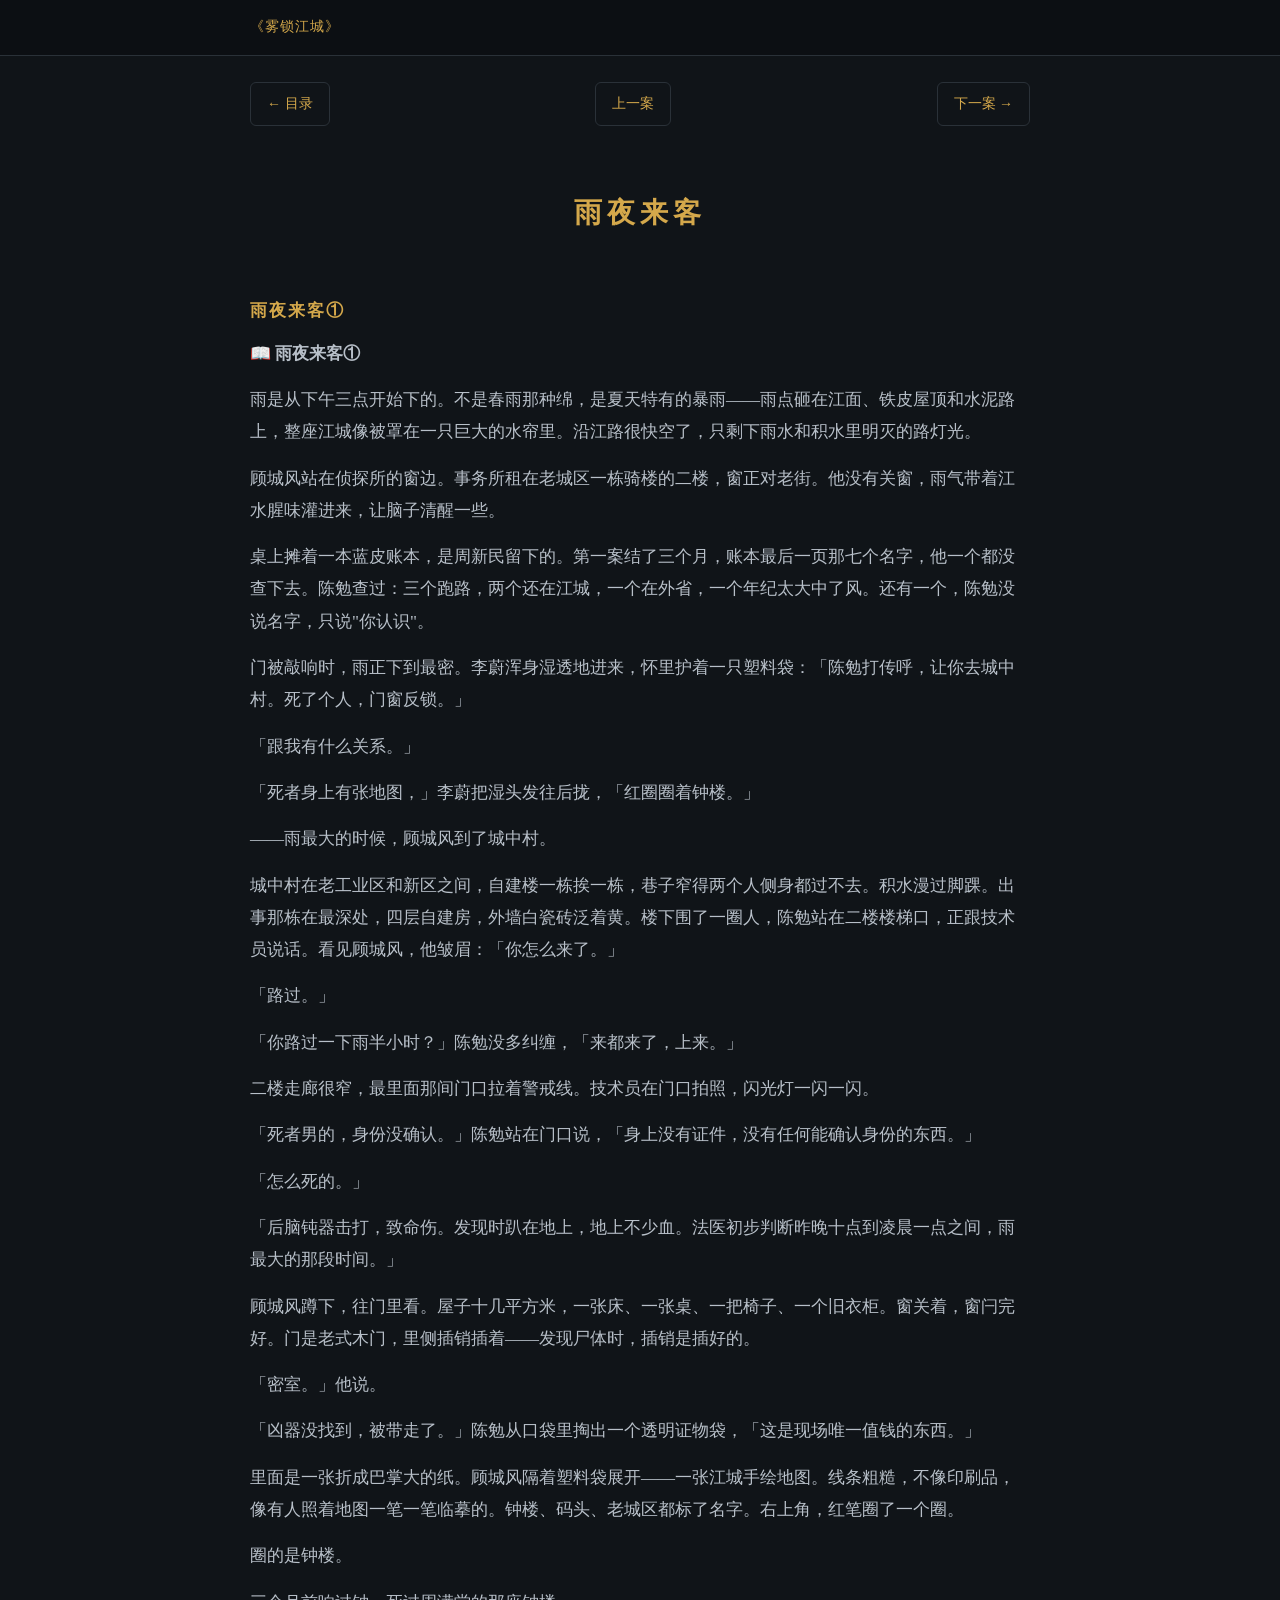
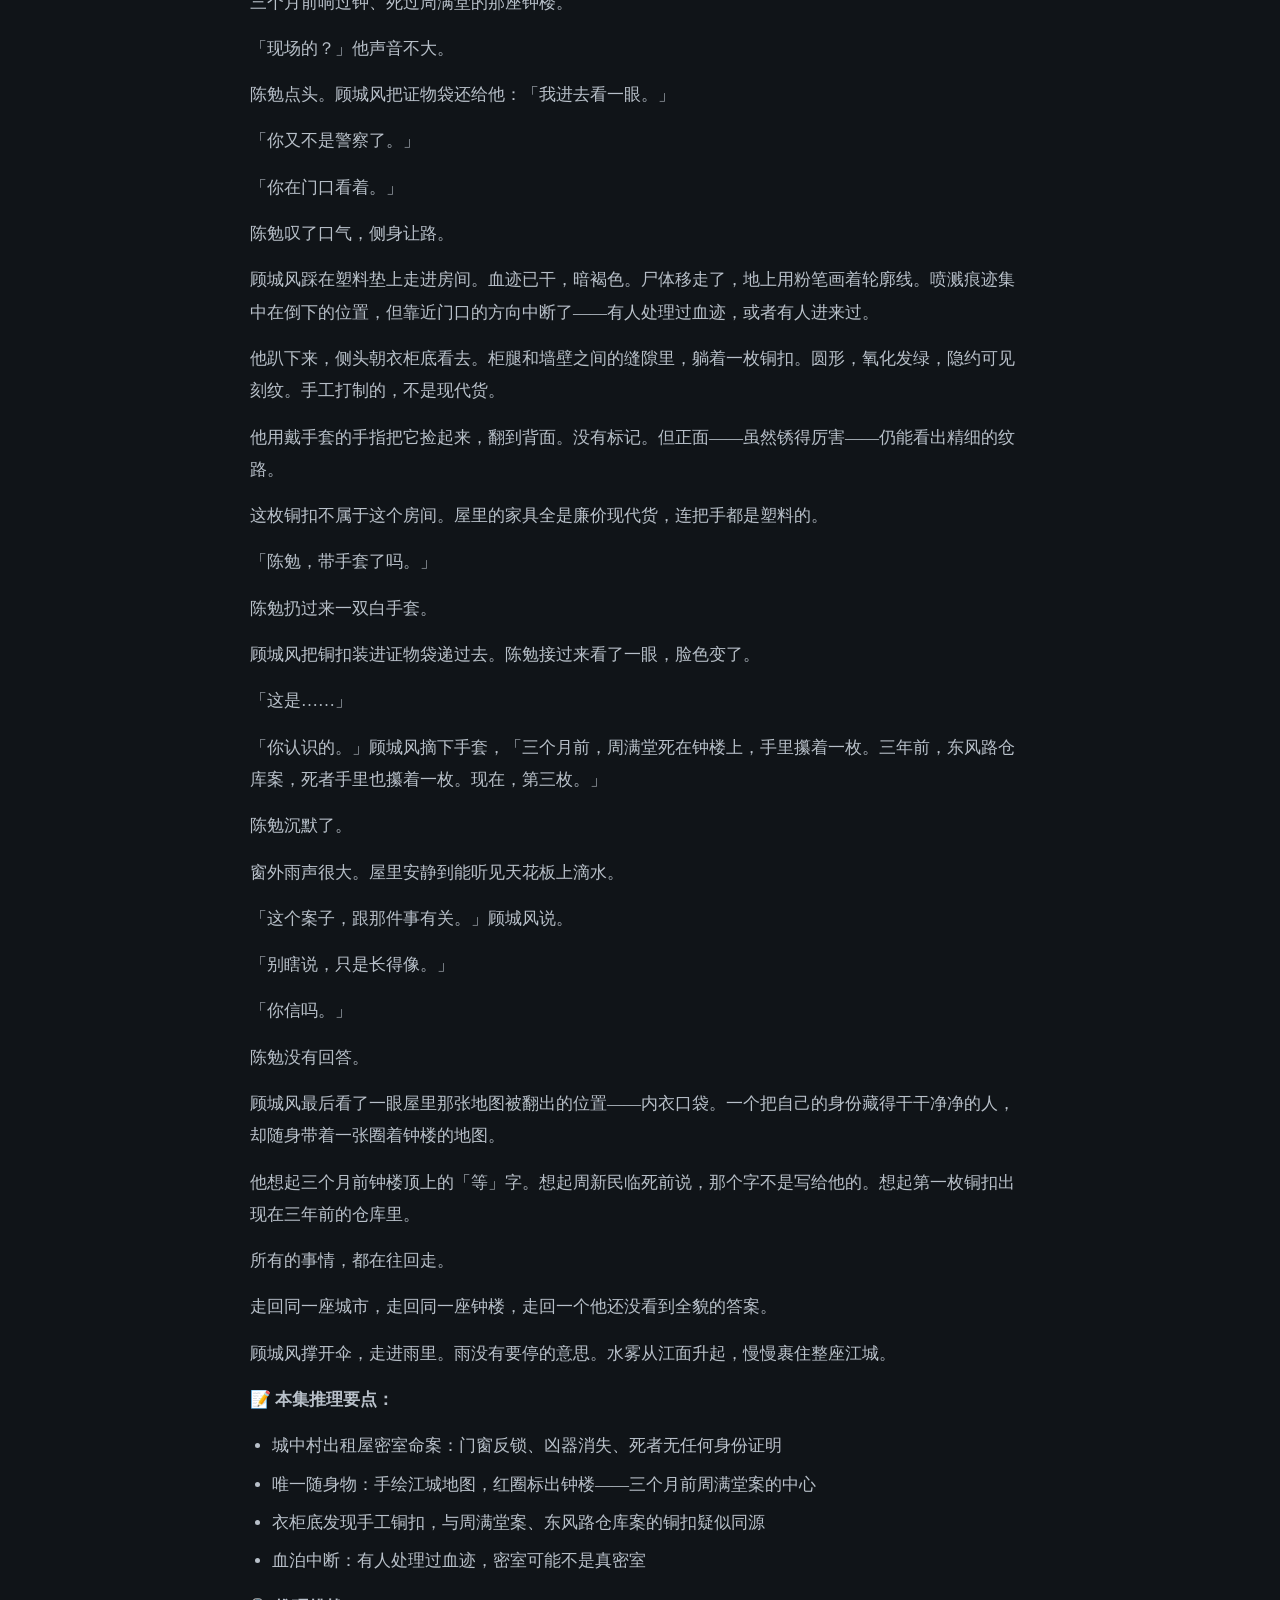
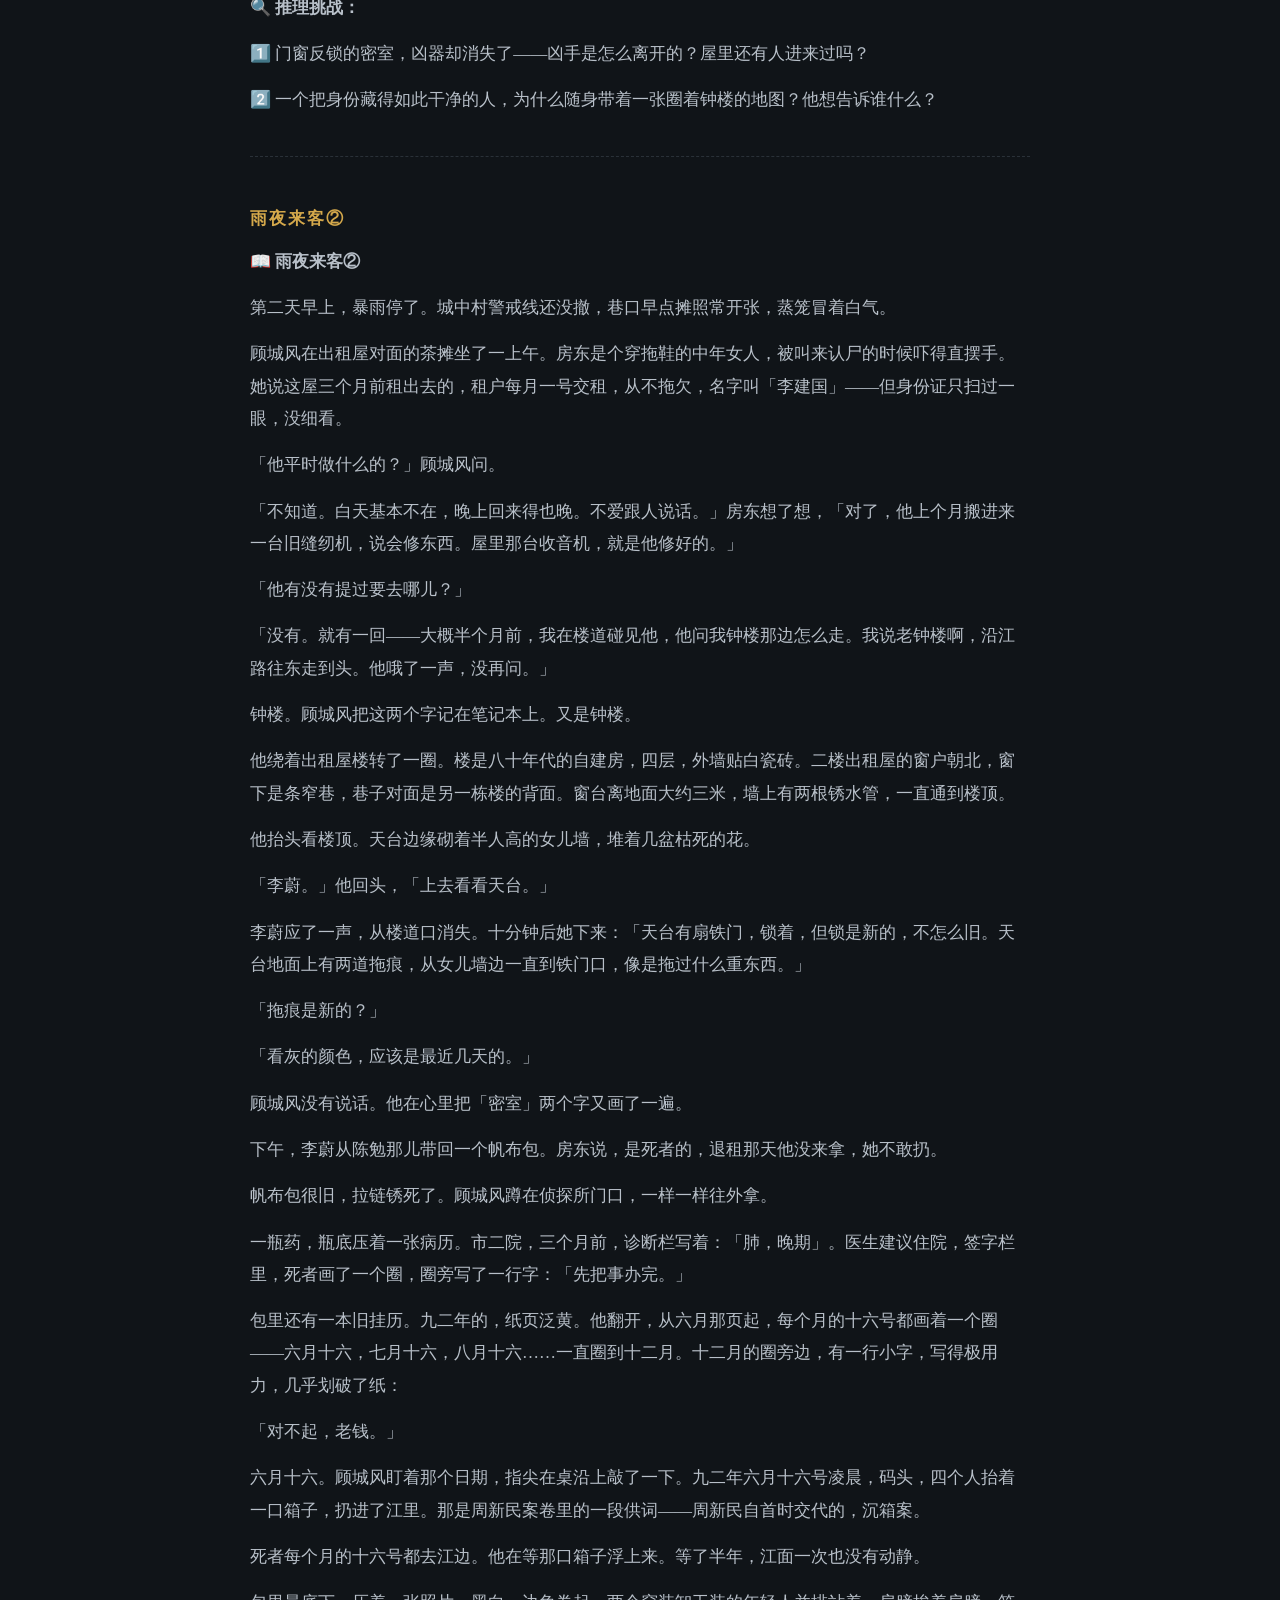
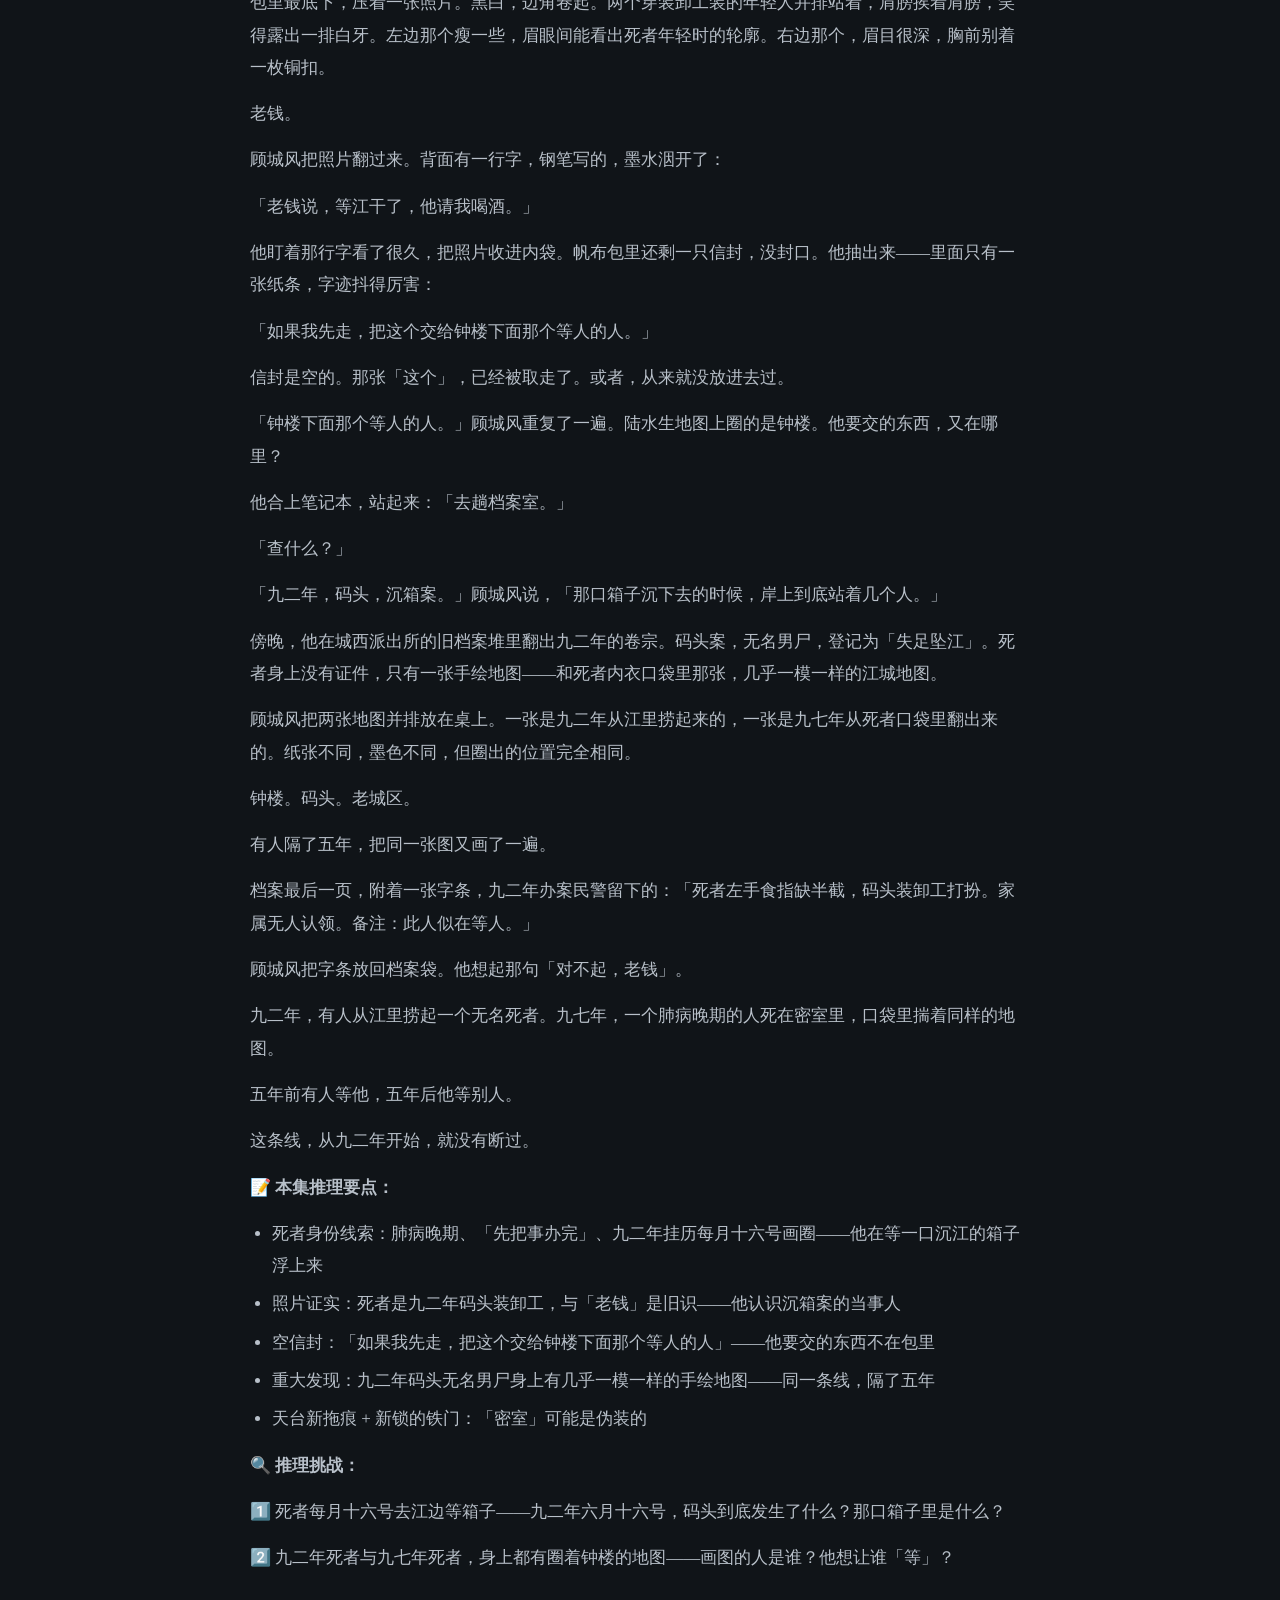
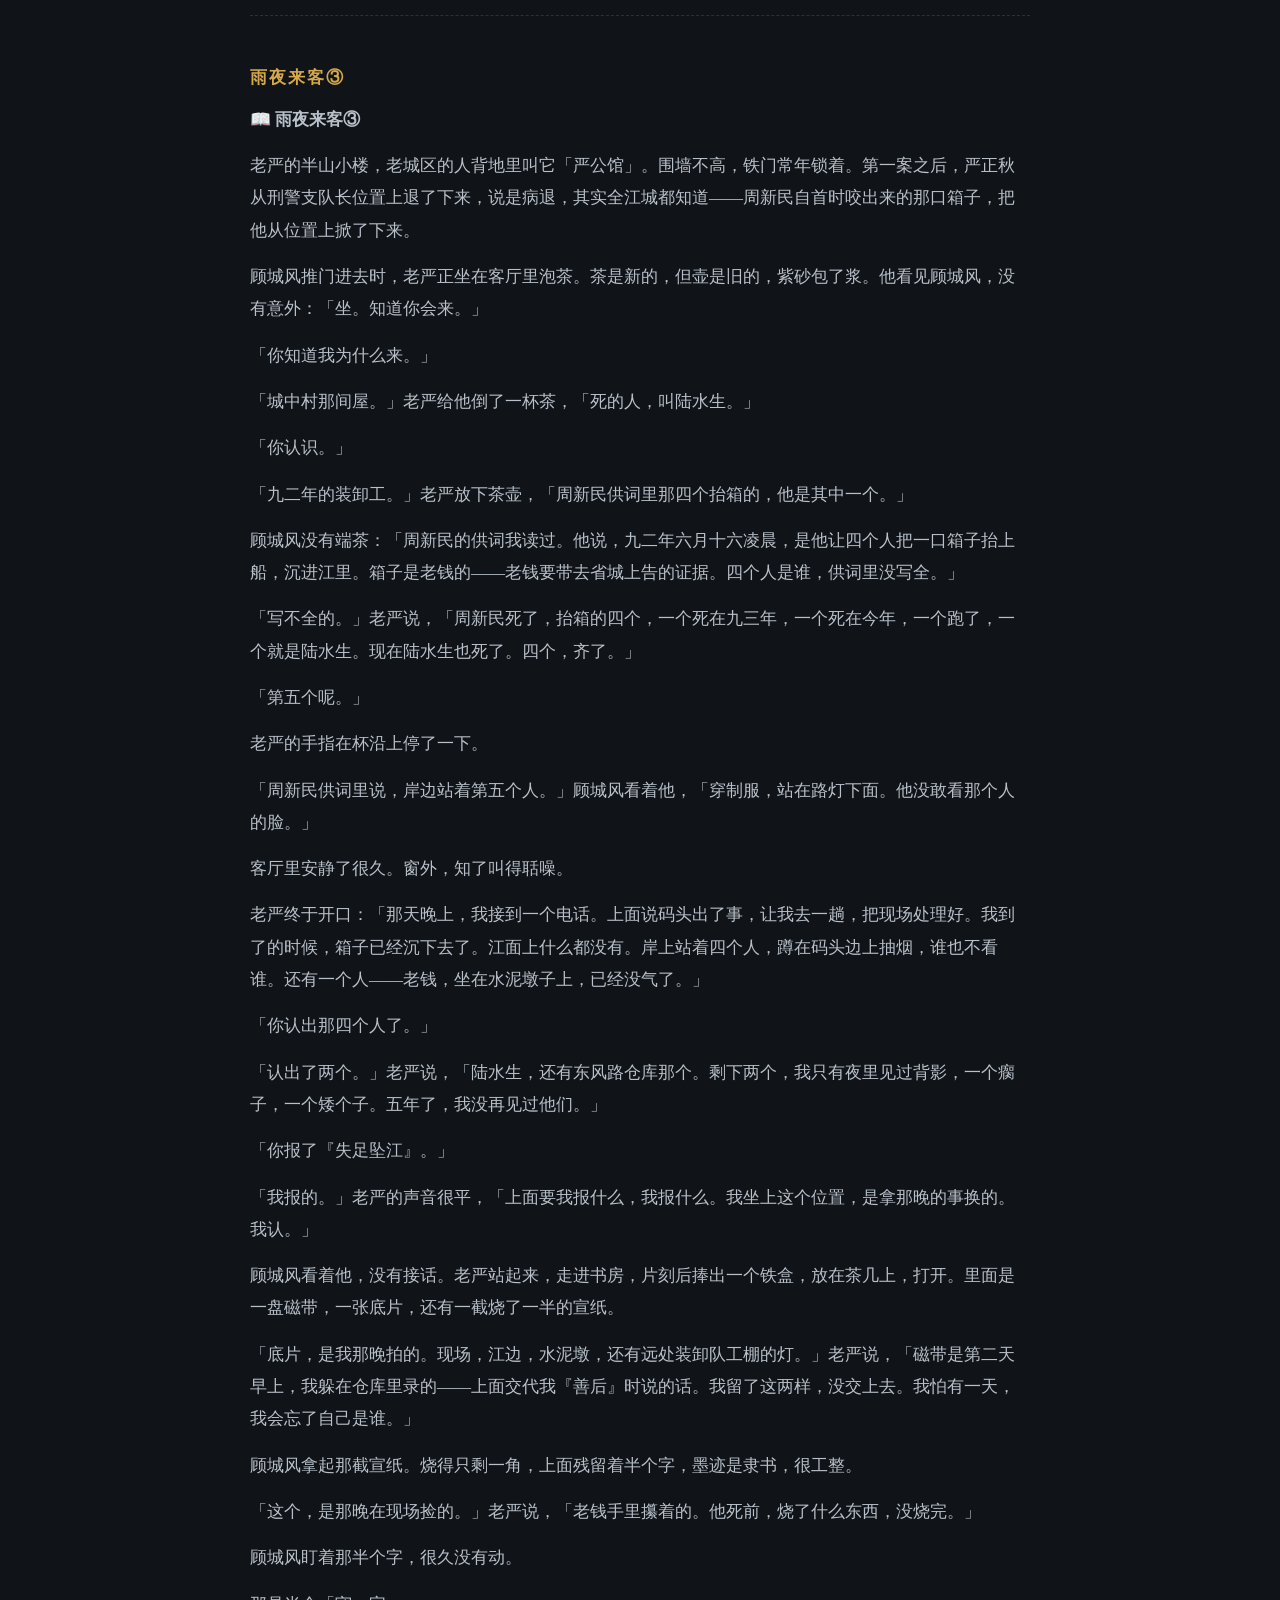
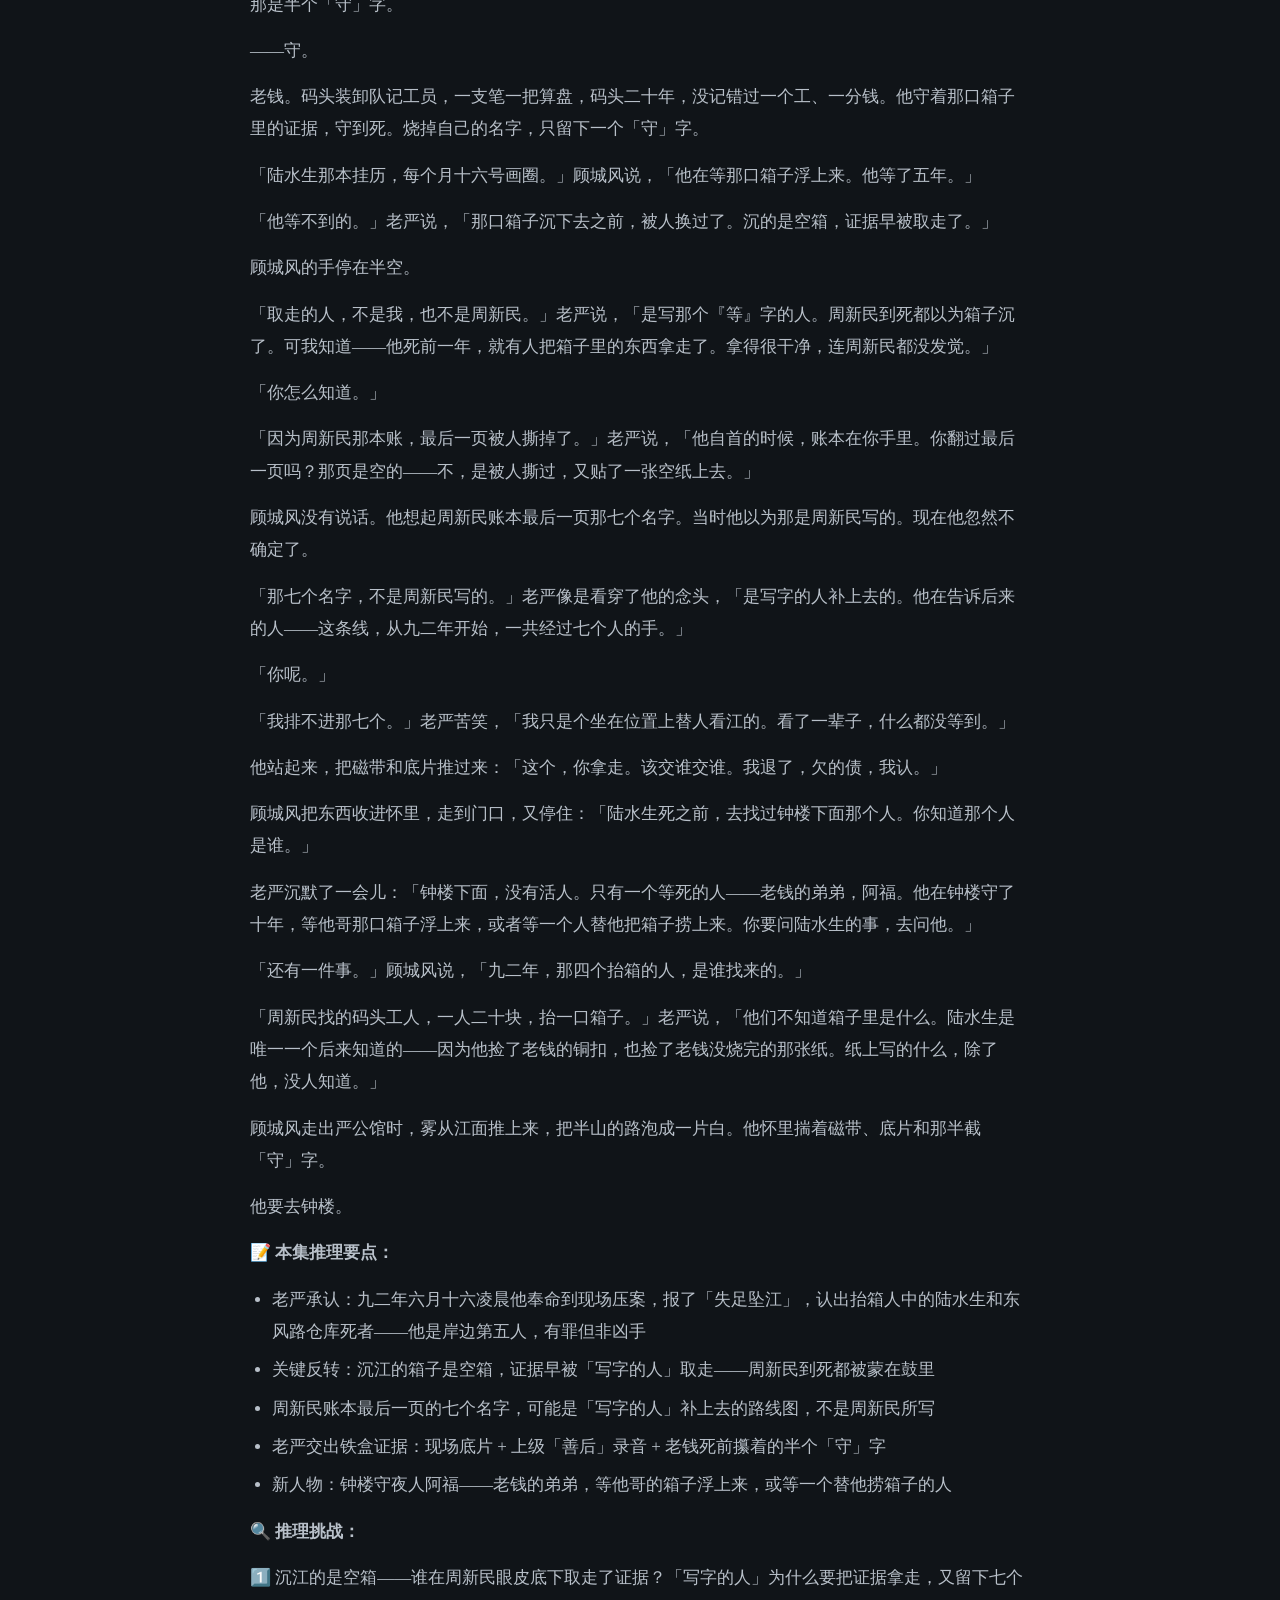
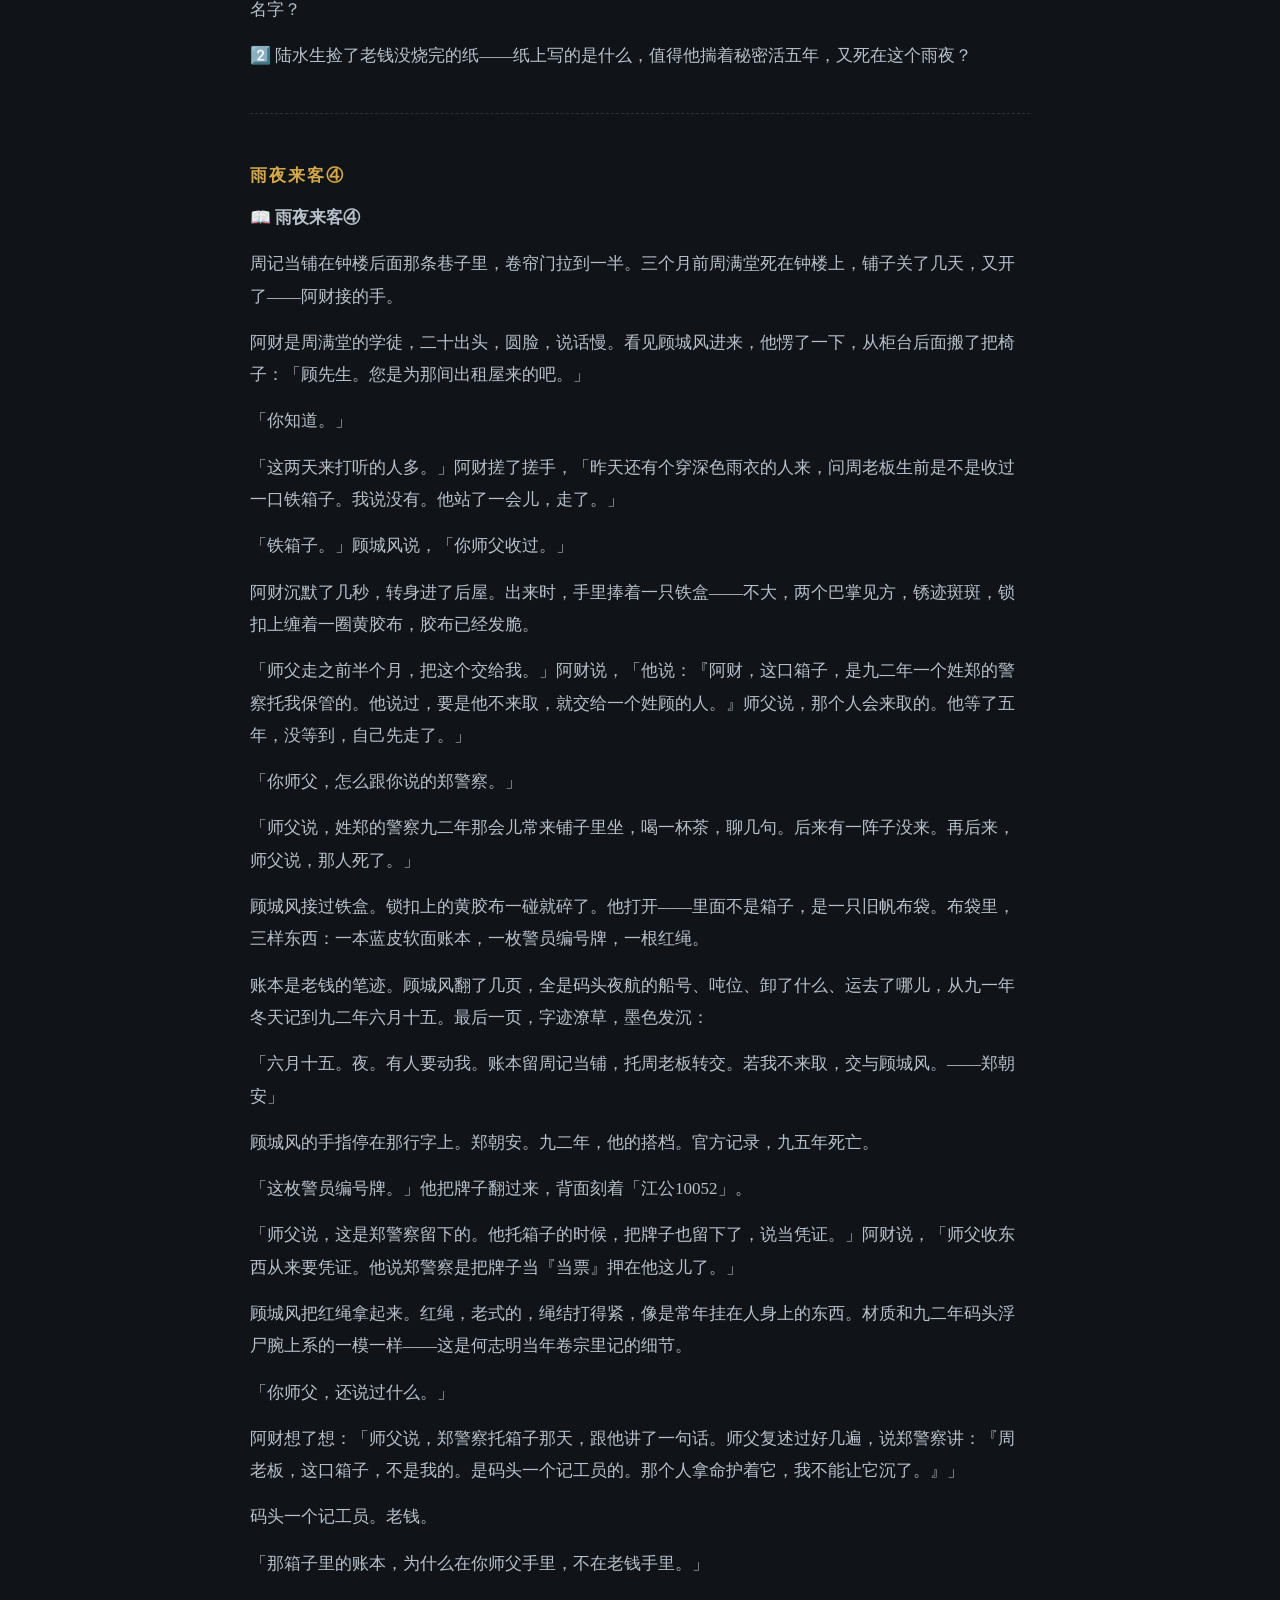
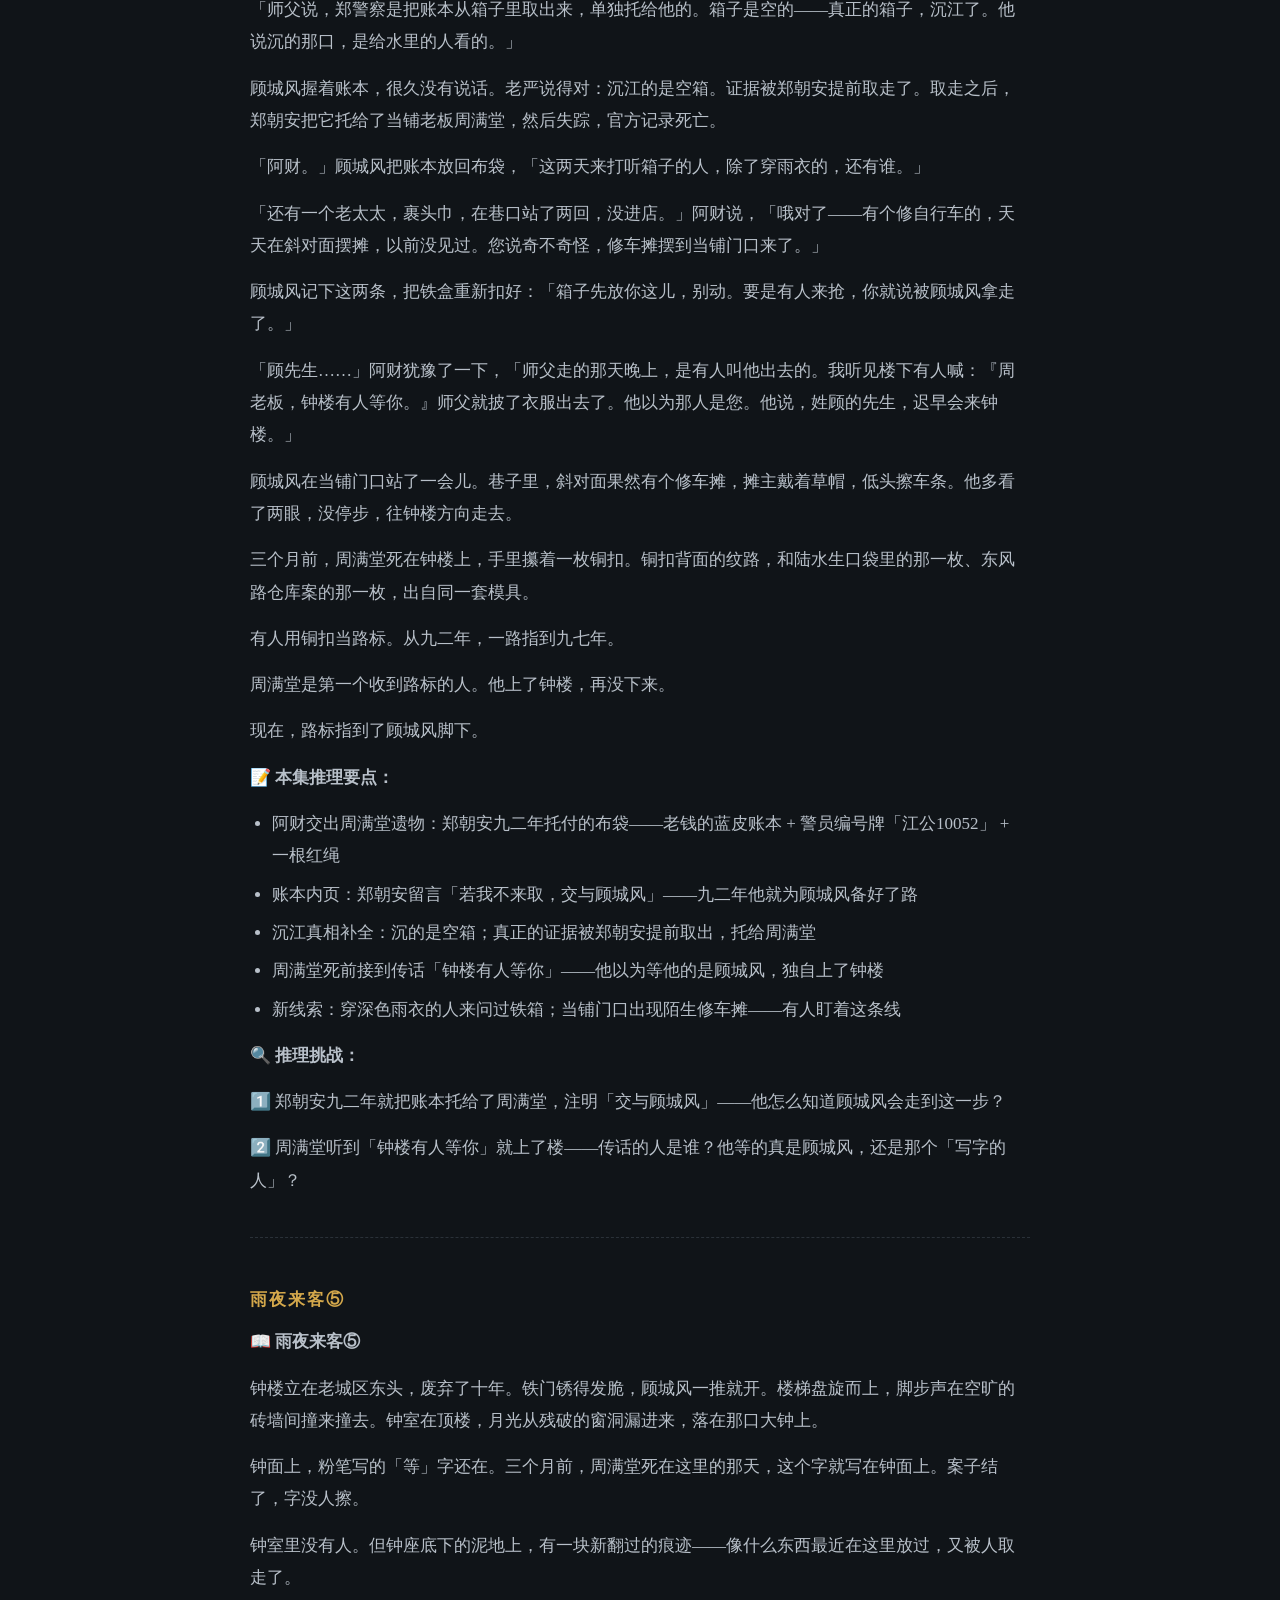
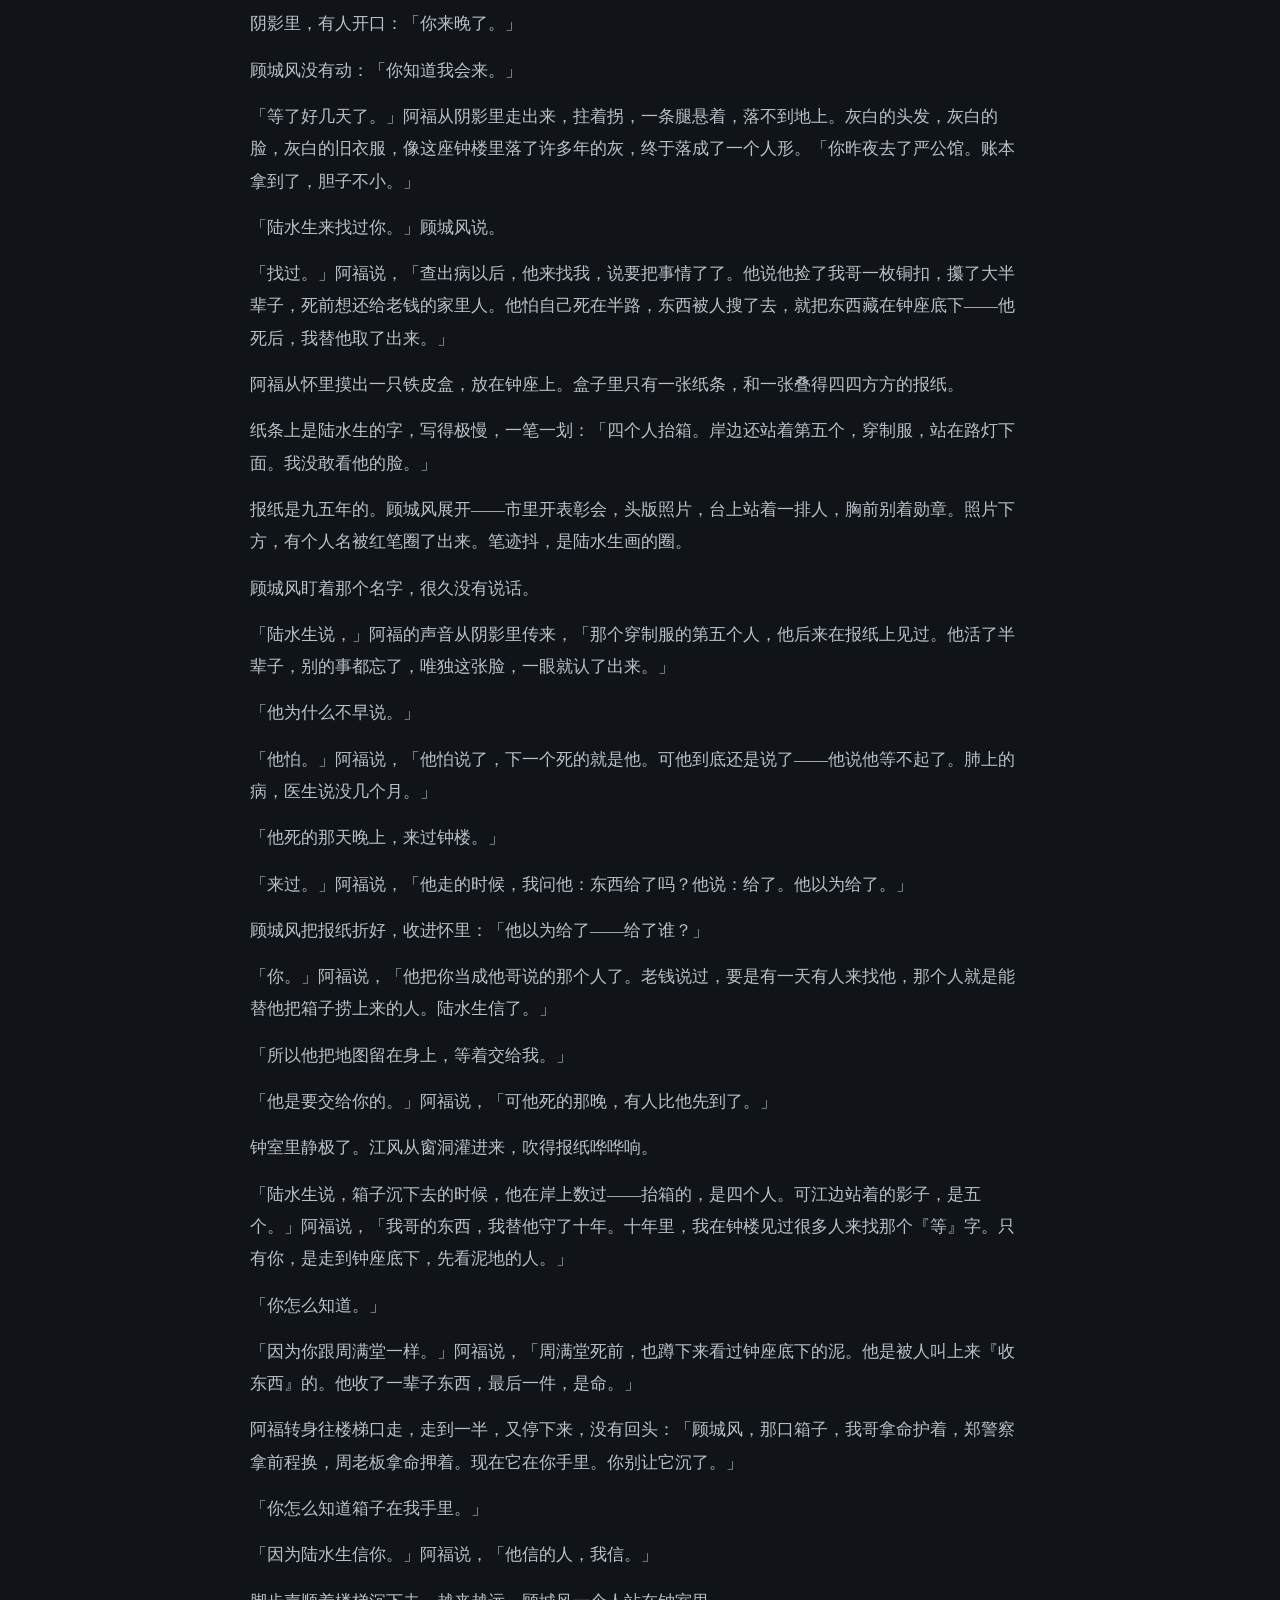
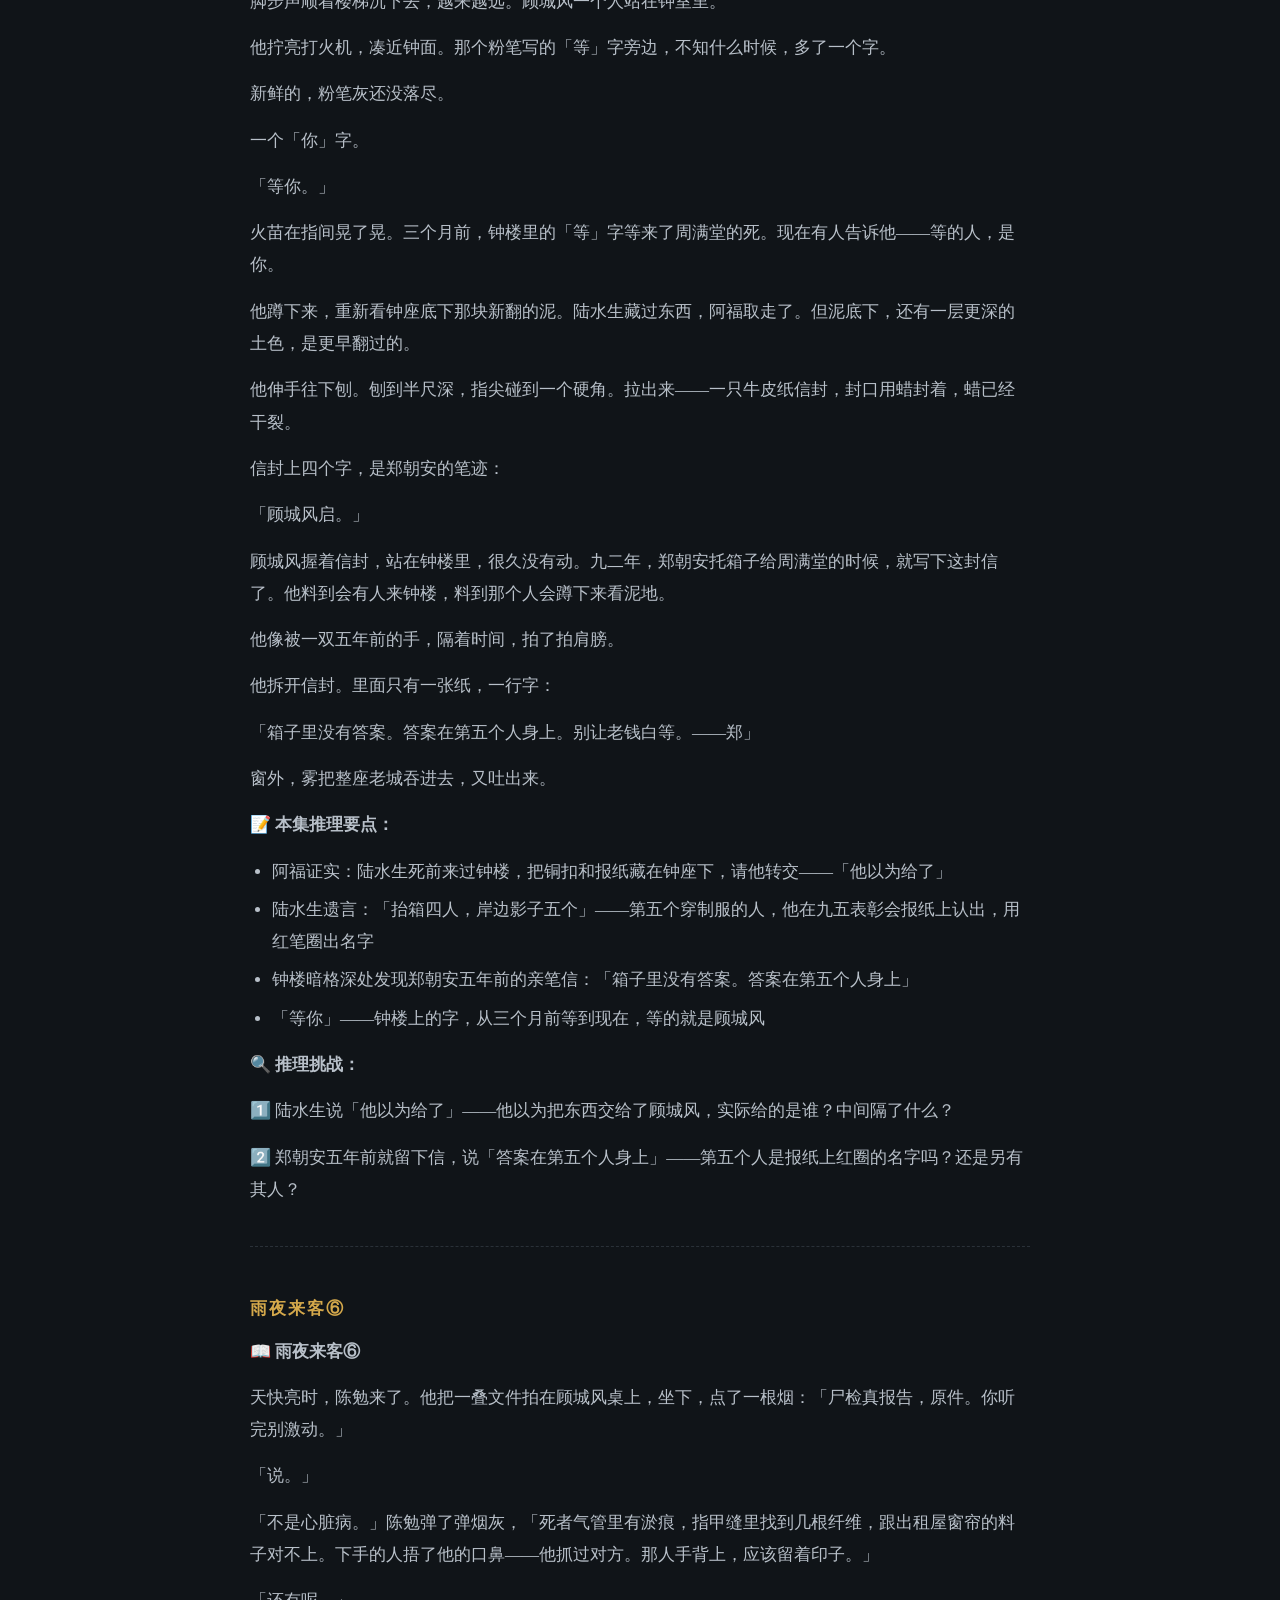
<file: chapters/case2.html>
<!DOCTYPE html>
<html lang="zh-CN">
<head>
<meta charset="UTF-8">
<meta name="viewport" content="width=device-width, initial-scale=1.0">
<title>《雾锁江城》· 雨夜来客</title>
<link rel="stylesheet" href="../style.css">
</head>
<body>
<header class="site-header">
<div class="container">
<p class="breadcrumb"><a href="../index.html">《雾锁江城》</a></p>
</div>
</header>
<main class="container">
<nav class="case-nav"><a href="../index.html">← 目录</a><a href="case1.html">上一案</a><a href="case3.html">下一案 →</a></nav>
<h2 class="case-title">雨夜来客</h2><section class="chapter" id="ch1"><h3 class="chapter-title">雨夜来客①</h3><p>📖 <strong>雨夜来客①</strong></p>
<p>雨是从下午三点开始下的。不是春雨那种绵，是夏天特有的暴雨——雨点砸在江面、铁皮屋顶和水泥路上，整座江城像被罩在一只巨大的水帘里。沿江路很快空了，只剩下雨水和积水里明灭的路灯光。</p>
<p>顾城风站在侦探所的窗边。事务所租在老城区一栋骑楼的二楼，窗正对老街。他没有关窗，雨气带着江水腥味灌进来，让脑子清醒一些。</p>
<p>桌上摊着一本蓝皮账本，是周新民留下的。第一案结了三个月，账本最后一页那七个名字，他一个都没查下去。陈勉查过：三个跑路，两个还在江城，一个在外省，一个年纪太大中了风。还有一个，陈勉没说名字，只说"你认识"。</p>
<p>门被敲响时，雨正下到最密。李蔚浑身湿透地进来，怀里护着一只塑料袋：「陈勉打传呼，让你去城中村。死了个人，门窗反锁。」</p>
<p>「跟我有什么关系。」</p>
<p>「死者身上有张地图，」李蔚把湿头发往后拢，「红圈圈着钟楼。」</p>
<p>——雨最大的时候，顾城风到了城中村。</p>
<p>城中村在老工业区和新区之间，自建楼一栋挨一栋，巷子窄得两个人侧身都过不去。积水漫过脚踝。出事那栋在最深处，四层自建房，外墙白瓷砖泛着黄。楼下围了一圈人，陈勉站在二楼楼梯口，正跟技术员说话。看见顾城风，他皱眉：「你怎么来了。」</p>
<p>「路过。」</p>
<p>「你路过一下雨半小时？」陈勉没多纠缠，「来都来了，上来。」</p>
<p>二楼走廊很窄，最里面那间门口拉着警戒线。技术员在门口拍照，闪光灯一闪一闪。</p>
<p>「死者男的，身份没确认。」陈勉站在门口说，「身上没有证件，没有任何能确认身份的东西。」</p>
<p>「怎么死的。」</p>
<p>「后脑钝器击打，致命伤。发现时趴在地上，地上不少血。法医初步判断昨晚十点到凌晨一点之间，雨最大的那段时间。」</p>
<p>顾城风蹲下，往门里看。屋子十几平方米，一张床、一张桌、一把椅子、一个旧衣柜。窗关着，窗闩完好。门是老式木门，里侧插销插着——发现尸体时，插销是插好的。</p>
<p>「密室。」他说。</p>
<p>「凶器没找到，被带走了。」陈勉从口袋里掏出一个透明证物袋，「这是现场唯一值钱的东西。」</p>
<p>里面是一张折成巴掌大的纸。顾城风隔着塑料袋展开——一张江城手绘地图。线条粗糙，不像印刷品，像有人照着地图一笔一笔临摹的。钟楼、码头、老城区都标了名字。右上角，红笔圈了一个圈。</p>
<p>圈的是钟楼。</p>
<p>三个月前响过钟、死过周满堂的那座钟楼。</p>
<p>「现场的？」他声音不大。</p>
<p>陈勉点头。顾城风把证物袋还给他：「我进去看一眼。」</p>
<p>「你又不是警察了。」</p>
<p>「你在门口看着。」</p>
<p>陈勉叹了口气，侧身让路。</p>
<p>顾城风踩在塑料垫上走进房间。血迹已干，暗褐色。尸体移走了，地上用粉笔画着轮廓线。喷溅痕迹集中在倒下的位置，但靠近门口的方向中断了——有人处理过血迹，或者有人进来过。</p>
<p>他趴下来，侧头朝衣柜底看去。柜腿和墙壁之间的缝隙里，躺着一枚铜扣。圆形，氧化发绿，隐约可见刻纹。手工打制的，不是现代货。</p>
<p>他用戴手套的手指把它捡起来，翻到背面。没有标记。但正面——虽然锈得厉害——仍能看出精细的纹路。</p>
<p>这枚铜扣不属于这个房间。屋里的家具全是廉价现代货，连把手都是塑料的。</p>
<p>「陈勉，带手套了吗。」</p>
<p>陈勉扔过来一双白手套。</p>
<p>顾城风把铜扣装进证物袋递过去。陈勉接过来看了一眼，脸色变了。</p>
<p>「这是……」</p>
<p>「你认识的。」顾城风摘下手套，「三个月前，周满堂死在钟楼上，手里攥着一枚。三年前，东风路仓库案，死者手里也攥着一枚。现在，第三枚。」</p>
<p>陈勉沉默了。</p>
<p>窗外雨声很大。屋里安静到能听见天花板上滴水。</p>
<p>「这个案子，跟那件事有关。」顾城风说。</p>
<p>「别瞎说，只是长得像。」</p>
<p>「你信吗。」</p>
<p>陈勉没有回答。</p>
<p>顾城风最后看了一眼屋里那张地图被翻出的位置——内衣口袋。一个把自己的身份藏得干干净净的人，却随身带着一张圈着钟楼的地图。</p>
<p>他想起三个月前钟楼顶上的「等」字。想起周新民临死前说，那个字不是写给他的。想起第一枚铜扣出现在三年前的仓库里。</p>
<p>所有的事情，都在往回走。</p>
<p>走回同一座城市，走回同一座钟楼，走回一个他还没看到全貌的答案。</p>
<p>顾城风撑开伞，走进雨里。雨没有要停的意思。水雾从江面升起，慢慢裹住整座江城。</p>
<p>📝 <strong>本集推理要点：</strong></p>
<ul>
<li>城中村出租屋密室命案：门窗反锁、凶器消失、死者无任何身份证明</li>
<li>唯一随身物：手绘江城地图，红圈标出钟楼——三个月前周满堂案的中心</li>
<li>衣柜底发现手工铜扣，与周满堂案、东风路仓库案的铜扣疑似同源</li>
<li>血泊中断：有人处理过血迹，密室可能不是真密室</li>
</ul>
<p>🔍 <strong>推理挑战：</strong></p>
<p>1️⃣ 门窗反锁的密室，凶器却消失了——凶手是怎么离开的？屋里还有人进来过吗？</p>
<p>2️⃣ 一个把身份藏得如此干净的人，为什么随身带着一张圈着钟楼的地图？他想告诉谁什么？</p></section><section class="chapter" id="ch2"><h3 class="chapter-title">雨夜来客②</h3><p>📖 <strong>雨夜来客②</strong></p>
<p>第二天早上，暴雨停了。城中村警戒线还没撤，巷口早点摊照常开张，蒸笼冒着白气。</p>
<p>顾城风在出租屋对面的茶摊坐了一上午。房东是个穿拖鞋的中年女人，被叫来认尸的时候吓得直摆手。她说这屋三个月前租出去的，租户每月一号交租，从不拖欠，名字叫「李建国」——但身份证只扫过一眼，没细看。</p>
<p>「他平时做什么的？」顾城风问。</p>
<p>「不知道。白天基本不在，晚上回来得也晚。不爱跟人说话。」房东想了想，「对了，他上个月搬进来一台旧缝纫机，说会修东西。屋里那台收音机，就是他修好的。」</p>
<p>「他有没有提过要去哪儿？」</p>
<p>「没有。就有一回——大概半个月前，我在楼道碰见他，他问我钟楼那边怎么走。我说老钟楼啊，沿江路往东走到头。他哦了一声，没再问。」</p>
<p>钟楼。顾城风把这两个字记在笔记本上。又是钟楼。</p>
<p>他绕着出租屋楼转了一圈。楼是八十年代的自建房，四层，外墙贴白瓷砖。二楼出租屋的窗户朝北，窗下是条窄巷，巷子对面是另一栋楼的背面。窗台离地面大约三米，墙上有两根锈水管，一直通到楼顶。</p>
<p>他抬头看楼顶。天台边缘砌着半人高的女儿墙，堆着几盆枯死的花。</p>
<p>「李蔚。」他回头，「上去看看天台。」</p>
<p>李蔚应了一声，从楼道口消失。十分钟后她下来：「天台有扇铁门，锁着，但锁是新的，不怎么旧。天台地面上有两道拖痕，从女儿墙边一直到铁门口，像是拖过什么重东西。」</p>
<p>「拖痕是新的？」</p>
<p>「看灰的颜色，应该是最近几天的。」</p>
<p>顾城风没有说话。他在心里把「密室」两个字又画了一遍。</p>
<p>下午，李蔚从陈勉那儿带回一个帆布包。房东说，是死者的，退租那天他没来拿，她不敢扔。</p>
<p>帆布包很旧，拉链锈死了。顾城风蹲在侦探所门口，一样一样往外拿。</p>
<p>一瓶药，瓶底压着一张病历。市二院，三个月前，诊断栏写着：「肺，晚期」。医生建议住院，签字栏里，死者画了一个圈，圈旁写了一行字：「先把事办完。」</p>
<p>包里还有一本旧挂历。九二年的，纸页泛黄。他翻开，从六月那页起，每个月的十六号都画着一个圈——六月十六，七月十六，八月十六……一直圈到十二月。十二月的圈旁边，有一行小字，写得极用力，几乎划破了纸：</p>
<p>「对不起，老钱。」</p>
<p>六月十六。顾城风盯着那个日期，指尖在桌沿上敲了一下。九二年六月十六号凌晨，码头，四个人抬着一口箱子，扔进了江里。那是周新民案卷里的一段供词——周新民自首时交代的，沉箱案。</p>
<p>死者每个月的十六号都去江边。他在等那口箱子浮上来。等了半年，江面一次也没有动静。</p>
<p>包里最底下，压着一张照片。黑白，边角卷起。两个穿装卸工装的年轻人并排站着，肩膀挨着肩膀，笑得露出一排白牙。左边那个瘦一些，眉眼间能看出死者年轻时的轮廓。右边那个，眉目很深，胸前别着一枚铜扣。</p>
<p>老钱。</p>
<p>顾城风把照片翻过来。背面有一行字，钢笔写的，墨水洇开了：</p>
<p>「老钱说，等江干了，他请我喝酒。」</p>
<p>他盯着那行字看了很久，把照片收进内袋。帆布包里还剩一只信封，没封口。他抽出来——里面只有一张纸条，字迹抖得厉害：</p>
<p>「如果我先走，把这个交给钟楼下面那个等人的人。」</p>
<p>信封是空的。那张「这个」，已经被取走了。或者，从来就没放进去过。</p>
<p>「钟楼下面那个等人的人。」顾城风重复了一遍。陆水生地图上圈的是钟楼。他要交的东西，又在哪里？</p>
<p>他合上笔记本，站起来：「去趟档案室。」</p>
<p>「查什么？」</p>
<p>「九二年，码头，沉箱案。」顾城风说，「那口箱子沉下去的时候，岸上到底站着几个人。」</p>
<p>傍晚，他在城西派出所的旧档案堆里翻出九二年的卷宗。码头案，无名男尸，登记为「失足坠江」。死者身上没有证件，只有一张手绘地图——和死者内衣口袋里那张，几乎一模一样的江城地图。</p>
<p>顾城风把两张地图并排放在桌上。一张是九二年从江里捞起来的，一张是九七年从死者口袋里翻出来的。纸张不同，墨色不同，但圈出的位置完全相同。</p>
<p>钟楼。码头。老城区。</p>
<p>有人隔了五年，把同一张图又画了一遍。</p>
<p>档案最后一页，附着一张字条，九二年办案民警留下的：「死者左手食指缺半截，码头装卸工打扮。家属无人认领。备注：此人似在等人。」</p>
<p>顾城风把字条放回档案袋。他想起那句「对不起，老钱」。</p>
<p>九二年，有人从江里捞起一个无名死者。九七年，一个肺病晚期的人死在密室里，口袋里揣着同样的地图。</p>
<p>五年前有人等他，五年后他等别人。</p>
<p>这条线，从九二年开始，就没有断过。</p>
<p>📝 <strong>本集推理要点：</strong></p>
<ul>
<li>死者身份线索：肺病晚期、「先把事办完」、九二年挂历每月十六号画圈——他在等一口沉江的箱子浮上来</li>
<li>照片证实：死者是九二年码头装卸工，与「老钱」是旧识——他认识沉箱案的当事人</li>
<li>空信封：「如果我先走，把这个交给钟楼下面那个等人的人」——他要交的东西不在包里</li>
<li>重大发现：九二年码头无名男尸身上有几乎一模一样的手绘地图——同一条线，隔了五年</li>
<li>天台新拖痕 + 新锁的铁门：「密室」可能是伪装的</li>
</ul>
<p>🔍 <strong>推理挑战：</strong></p>
<p>1️⃣ 死者每月十六号去江边等箱子——九二年六月十六号，码头到底发生了什么？那口箱子里是什么？</p>
<p>2️⃣ 九二年死者与九七年死者，身上都有圈着钟楼的地图——画图的人是谁？他想让谁「等」？</p></section><section class="chapter" id="ch3"><h3 class="chapter-title">雨夜来客③</h3><p>📖 <strong>雨夜来客③</strong></p>
<p>老严的半山小楼，老城区的人背地里叫它「严公馆」。围墙不高，铁门常年锁着。第一案之后，严正秋从刑警支队长位置上退了下来，说是病退，其实全江城都知道——周新民自首时咬出来的那口箱子，把他从位置上掀了下来。</p>
<p>顾城风推门进去时，老严正坐在客厅里泡茶。茶是新的，但壶是旧的，紫砂包了浆。他看见顾城风，没有意外：「坐。知道你会来。」</p>
<p>「你知道我为什么来。」</p>
<p>「城中村那间屋。」老严给他倒了一杯茶，「死的人，叫陆水生。」</p>
<p>「你认识。」</p>
<p>「九二年的装卸工。」老严放下茶壶，「周新民供词里那四个抬箱的，他是其中一个。」</p>
<p>顾城风没有端茶：「周新民的供词我读过。他说，九二年六月十六凌晨，是他让四个人把一口箱子抬上船，沉进江里。箱子是老钱的——老钱要带去省城上告的证据。四个人是谁，供词里没写全。」</p>
<p>「写不全的。」老严说，「周新民死了，抬箱的四个，一个死在九三年，一个死在今年，一个跑了，一个就是陆水生。现在陆水生也死了。四个，齐了。」</p>
<p>「第五个呢。」</p>
<p>老严的手指在杯沿上停了一下。</p>
<p>「周新民供词里说，岸边站着第五个人。」顾城风看着他，「穿制服，站在路灯下面。他没敢看那个人的脸。」</p>
<p>客厅里安静了很久。窗外，知了叫得聒噪。</p>
<p>老严终于开口：「那天晚上，我接到一个电话。上面说码头出了事，让我去一趟，把现场处理好。我到了的时候，箱子已经沉下去了。江面上什么都没有。岸上站着四个人，蹲在码头边上抽烟，谁也不看谁。还有一个人——老钱，坐在水泥墩子上，已经没气了。」</p>
<p>「你认出那四个人了。」</p>
<p>「认出了两个。」老严说，「陆水生，还有东风路仓库那个。剩下两个，我只有夜里见过背影，一个瘸子，一个矮个子。五年了，我没再见过他们。」</p>
<p>「你报了『失足坠江』。」</p>
<p>「我报的。」老严的声音很平，「上面要我报什么，我报什么。我坐上这个位置，是拿那晚的事换的。我认。」</p>
<p>顾城风看着他，没有接话。老严站起来，走进书房，片刻后捧出一个铁盒，放在茶几上，打开。里面是一盘磁带，一张底片，还有一截烧了一半的宣纸。</p>
<p>「底片，是我那晚拍的。现场，江边，水泥墩，还有远处装卸队工棚的灯。」老严说，「磁带是第二天早上，我躲在仓库里录的——上面交代我『善后』时说的话。我留了这两样，没交上去。我怕有一天，我会忘了自己是谁。」</p>
<p>顾城风拿起那截宣纸。烧得只剩一角，上面残留着半个字，墨迹是隶书，很工整。</p>
<p>「这个，是那晚在现场捡的。」老严说，「老钱手里攥着的。他死前，烧了什么东西，没烧完。」</p>
<p>顾城风盯着那半个字，很久没有动。</p>
<p>那是半个「守」字。</p>
<p>——守。</p>
<p>老钱。码头装卸队记工员，一支笔一把算盘，码头二十年，没记错过一个工、一分钱。他守着那口箱子里的证据，守到死。烧掉自己的名字，只留下一个「守」字。</p>
<p>「陆水生那本挂历，每个月十六号画圈。」顾城风说，「他在等那口箱子浮上来。他等了五年。」</p>
<p>「他等不到的。」老严说，「那口箱子沉下去之前，被人换过了。沉的是空箱，证据早被取走了。」</p>
<p>顾城风的手停在半空。</p>
<p>「取走的人，不是我，也不是周新民。」老严说，「是写那个『等』字的人。周新民到死都以为箱子沉了。可我知道——他死前一年，就有人把箱子里的东西拿走了。拿得很干净，连周新民都没发觉。」</p>
<p>「你怎么知道。」</p>
<p>「因为周新民那本账，最后一页被人撕掉了。」老严说，「他自首的时候，账本在你手里。你翻过最后一页吗？那页是空的——不，是被人撕过，又贴了一张空纸上去。」</p>
<p>顾城风没有说话。他想起周新民账本最后一页那七个名字。当时他以为那是周新民写的。现在他忽然不确定了。</p>
<p>「那七个名字，不是周新民写的。」老严像是看穿了他的念头，「是写字的人补上去的。他在告诉后来的人——这条线，从九二年开始，一共经过七个人的手。」</p>
<p>「你呢。」</p>
<p>「我排不进那七个。」老严苦笑，「我只是个坐在位置上替人看江的。看了一辈子，什么都没等到。」</p>
<p>他站起来，把磁带和底片推过来：「这个，你拿走。该交谁交谁。我退了，欠的债，我认。」</p>
<p>顾城风把东西收进怀里，走到门口，又停住：「陆水生死之前，去找过钟楼下面那个人。你知道那个人是谁。」</p>
<p>老严沉默了一会儿：「钟楼下面，没有活人。只有一个等死的人——老钱的弟弟，阿福。他在钟楼守了十年，等他哥那口箱子浮上来，或者等一个人替他把箱子捞上来。你要问陆水生的事，去问他。」</p>
<p>「还有一件事。」顾城风说，「九二年，那四个抬箱的人，是谁找来的。」</p>
<p>「周新民找的码头工人，一人二十块，抬一口箱子。」老严说，「他们不知道箱子里是什么。陆水生是唯一一个后来知道的——因为他捡了老钱的铜扣，也捡了老钱没烧完的那张纸。纸上写的什么，除了他，没人知道。」</p>
<p>顾城风走出严公馆时，雾从江面推上来，把半山的路泡成一片白。他怀里揣着磁带、底片和那半截「守」字。</p>
<p>他要去钟楼。</p>
<p>📝 <strong>本集推理要点：</strong></p>
<ul>
<li>老严承认：九二年六月十六凌晨他奉命到现场压案，报了「失足坠江」，认出抬箱人中的陆水生和东风路仓库死者——他是岸边第五人，有罪但非凶手</li>
<li>关键反转：沉江的箱子是空箱，证据早被「写字的人」取走——周新民到死都被蒙在鼓里</li>
<li>周新民账本最后一页的七个名字，可能是「写字的人」补上去的路线图，不是周新民所写</li>
<li>老严交出铁盒证据：现场底片 + 上级「善后」录音 + 老钱死前攥着的半个「守」字</li>
<li>新人物：钟楼守夜人阿福——老钱的弟弟，等他哥的箱子浮上来，或等一个替他捞箱子的人</li>
</ul>
<p>🔍 <strong>推理挑战：</strong></p>
<p>1️⃣ 沉江的是空箱——谁在周新民眼皮底下取走了证据？「写字的人」为什么要把证据拿走，又留下七个名字？</p>
<p>2️⃣ 陆水生捡了老钱没烧完的纸——纸上写的是什么，值得他揣着秘密活五年，又死在这个雨夜？</p></section><section class="chapter" id="ch4"><h3 class="chapter-title">雨夜来客④</h3><p>📖 <strong>雨夜来客④</strong></p>
<p>周记当铺在钟楼后面那条巷子里，卷帘门拉到一半。三个月前周满堂死在钟楼上，铺子关了几天，又开了——阿财接的手。</p>
<p>阿财是周满堂的学徒，二十出头，圆脸，说话慢。看见顾城风进来，他愣了一下，从柜台后面搬了把椅子：「顾先生。您是为那间出租屋来的吧。」</p>
<p>「你知道。」</p>
<p>「这两天来打听的人多。」阿财搓了搓手，「昨天还有个穿深色雨衣的人来，问周老板生前是不是收过一口铁箱子。我说没有。他站了一会儿，走了。」</p>
<p>「铁箱子。」顾城风说，「你师父收过。」</p>
<p>阿财沉默了几秒，转身进了后屋。出来时，手里捧着一只铁盒——不大，两个巴掌见方，锈迹斑斑，锁扣上缠着一圈黄胶布，胶布已经发脆。</p>
<p>「师父走之前半个月，把这个交给我。」阿财说，「他说：『阿财，这口箱子，是九二年一个姓郑的警察托我保管的。他说过，要是他不来取，就交给一个姓顾的人。』师父说，那个人会来取的。他等了五年，没等到，自己先走了。」</p>
<p>「你师父，怎么跟你说的郑警察。」</p>
<p>「师父说，姓郑的警察九二年那会儿常来铺子里坐，喝一杯茶，聊几句。后来有一阵子没来。再后来，师父说，那人死了。」</p>
<p>顾城风接过铁盒。锁扣上的黄胶布一碰就碎了。他打开——里面不是箱子，是一只旧帆布袋。布袋里，三样东西：一本蓝皮软面账本，一枚警员编号牌，一根红绳。</p>
<p>账本是老钱的笔迹。顾城风翻了几页，全是码头夜航的船号、吨位、卸了什么、运去了哪儿，从九一年冬天记到九二年六月十五。最后一页，字迹潦草，墨色发沉：</p>
<p>「六月十五。夜。有人要动我。账本留周记当铺，托周老板转交。若我不来取，交与顾城风。——郑朝安」</p>
<p>顾城风的手指停在那行字上。郑朝安。九二年，他的搭档。官方记录，九五年死亡。</p>
<p>「这枚警员编号牌。」他把牌子翻过来，背面刻着「江公10052」。</p>
<p>「师父说，这是郑警察留下的。他托箱子的时候，把牌子也留下了，说当凭证。」阿财说，「师父收东西从来要凭证。他说郑警察是把牌子当『当票』押在他这儿了。」</p>
<p>顾城风把红绳拿起来。红绳，老式的，绳结打得紧，像是常年挂在人身上的东西。材质和九二年码头浮尸腕上系的一模一样——这是何志明当年卷宗里记的细节。</p>
<p>「你师父，还说过什么。」</p>
<p>阿财想了想：「师父说，郑警察托箱子那天，跟他讲了一句话。师父复述过好几遍，说郑警察讲：『周老板，这口箱子，不是我的。是码头一个记工员的。那个人拿命护着它，我不能让它沉了。』」</p>
<p>码头一个记工员。老钱。</p>
<p>「那箱子里的账本，为什么在你师父手里，不在老钱手里。」</p>
<p>「师父说，郑警察是把账本从箱子里取出来，单独托给他的。箱子是空的——真正的箱子，沉江了。他说沉的那口，是给水里的人看的。」</p>
<p>顾城风握着账本，很久没有说话。老严说得对：沉江的是空箱。证据被郑朝安提前取走了。取走之后，郑朝安把它托给了当铺老板周满堂，然后失踪，官方记录死亡。</p>
<p>「阿财。」顾城风把账本放回布袋，「这两天来打听箱子的人，除了穿雨衣的，还有谁。」</p>
<p>「还有一个老太太，裹头巾，在巷口站了两回，没进店。」阿财说，「哦对了——有个修自行车的，天天在斜对面摆摊，以前没见过。您说奇不奇怪，修车摊摆到当铺门口来了。」</p>
<p>顾城风记下这两条，把铁盒重新扣好：「箱子先放你这儿，别动。要是有人来抢，你就说被顾城风拿走了。」</p>
<p>「顾先生……」阿财犹豫了一下，「师父走的那天晚上，是有人叫他出去的。我听见楼下有人喊：『周老板，钟楼有人等你。』师父就披了衣服出去了。他以为那人是您。他说，姓顾的先生，迟早会来钟楼。」</p>
<p>顾城风在当铺门口站了一会儿。巷子里，斜对面果然有个修车摊，摊主戴着草帽，低头擦车条。他多看了两眼，没停步，往钟楼方向走去。</p>
<p>三个月前，周满堂死在钟楼上，手里攥着一枚铜扣。铜扣背面的纹路，和陆水生口袋里的那一枚、东风路仓库案的那一枚，出自同一套模具。</p>
<p>有人用铜扣当路标。从九二年，一路指到九七年。</p>
<p>周满堂是第一个收到路标的人。他上了钟楼，再没下来。</p>
<p>现在，路标指到了顾城风脚下。</p>
<p>📝 <strong>本集推理要点：</strong></p>
<ul>
<li>阿财交出周满堂遗物：郑朝安九二年托付的布袋——老钱的蓝皮账本 + 警员编号牌「江公10052」 + 一根红绳</li>
<li>账本内页：郑朝安留言「若我不来取，交与顾城风」——九二年他就为顾城风备好了路</li>
<li>沉江真相补全：沉的是空箱；真正的证据被郑朝安提前取出，托给周满堂</li>
<li>周满堂死前接到传话「钟楼有人等你」——他以为等他的是顾城风，独自上了钟楼</li>
<li>新线索：穿深色雨衣的人来问过铁箱；当铺门口出现陌生修车摊——有人盯着这条线</li>
</ul>
<p>🔍 <strong>推理挑战：</strong></p>
<p>1️⃣ 郑朝安九二年就把账本托给了周满堂，注明「交与顾城风」——他怎么知道顾城风会走到这一步？</p>
<p>2️⃣ 周满堂听到「钟楼有人等你」就上了楼——传话的人是谁？他等的真是顾城风，还是那个「写字的人」？</p></section><section class="chapter" id="ch5"><h3 class="chapter-title">雨夜来客⑤</h3><p>📖 <strong>雨夜来客⑤</strong></p>
<p>钟楼立在老城区东头，废弃了十年。铁门锈得发脆，顾城风一推就开。楼梯盘旋而上，脚步声在空旷的砖墙间撞来撞去。钟室在顶楼，月光从残破的窗洞漏进来，落在那口大钟上。</p>
<p>钟面上，粉笔写的「等」字还在。三个月前，周满堂死在这里的那天，这个字就写在钟面上。案子结了，字没人擦。</p>
<p>钟室里没有人。但钟座底下的泥地上，有一块新翻过的痕迹——像什么东西最近在这里放过，又被人取走了。</p>
<p>阴影里，有人开口：「你来晚了。」</p>
<p>顾城风没有动：「你知道我会来。」</p>
<p>「等了好几天了。」阿福从阴影里走出来，拄着拐，一条腿悬着，落不到地上。灰白的头发，灰白的脸，灰白的旧衣服，像这座钟楼里落了许多年的灰，终于落成了一个人形。「你昨夜去了严公馆。账本拿到了，胆子不小。」</p>
<p>「陆水生来找过你。」顾城风说。</p>
<p>「找过。」阿福说，「查出病以后，他来找我，说要把事情了了。他说他捡了我哥一枚铜扣，攥了大半辈子，死前想还给老钱的家里人。他怕自己死在半路，东西被人搜了去，就把东西藏在钟座底下——他死后，我替他取了出来。」</p>
<p>阿福从怀里摸出一只铁皮盒，放在钟座上。盒子里只有一张纸条，和一张叠得四四方方的报纸。</p>
<p>纸条上是陆水生的字，写得极慢，一笔一划：「四个人抬箱。岸边还站着第五个，穿制服，站在路灯下面。我没敢看他的脸。」</p>
<p>报纸是九五年的。顾城风展开——市里开表彰会，头版照片，台上站着一排人，胸前别着勋章。照片下方，有个人名被红笔圈了出来。笔迹抖，是陆水生画的圈。</p>
<p>顾城风盯着那个名字，很久没有说话。</p>
<p>「陆水生说，」阿福的声音从阴影里传来，「那个穿制服的第五个人，他后来在报纸上见过。他活了半辈子，别的事都忘了，唯独这张脸，一眼就认了出来。」</p>
<p>「他为什么不早说。」</p>
<p>「他怕。」阿福说，「他怕说了，下一个死的就是他。可他到底还是说了——他说他等不起了。肺上的病，医生说没几个月。」</p>
<p>「他死的那天晚上，来过钟楼。」</p>
<p>「来过。」阿福说，「他走的时候，我问他：东西给了吗？他说：给了。他以为给了。」</p>
<p>顾城风把报纸折好，收进怀里：「他以为给了——给了谁？」</p>
<p>「你。」阿福说，「他把你当成他哥说的那个人了。老钱说过，要是有一天有人来找他，那个人就是能替他把箱子捞上来的人。陆水生信了。」</p>
<p>「所以他把地图留在身上，等着交给我。」</p>
<p>「他是要交给你的。」阿福说，「可他死的那晚，有人比他先到了。」</p>
<p>钟室里静极了。江风从窗洞灌进来，吹得报纸哗哗响。</p>
<p>「陆水生说，箱子沉下去的时候，他在岸上数过——抬箱的，是四个人。可江边站着的影子，是五个。」阿福说，「我哥的东西，我替他守了十年。十年里，我在钟楼见过很多人来找那个『等』字。只有你，是走到钟座底下，先看泥地的人。」</p>
<p>「你怎么知道。」</p>
<p>「因为你跟周满堂一样。」阿福说，「周满堂死前，也蹲下来看过钟座底下的泥。他是被人叫上来『收东西』的。他收了一辈子东西，最后一件，是命。」</p>
<p>阿福转身往楼梯口走，走到一半，又停下来，没有回头：「顾城风，那口箱子，我哥拿命护着，郑警察拿前程换，周老板拿命押着。现在它在你手里。你别让它沉了。」</p>
<p>「你怎么知道箱子在我手里。」</p>
<p>「因为陆水生信你。」阿福说，「他信的人，我信。」</p>
<p>脚步声顺着楼梯沉下去，越来越远。顾城风一个人站在钟室里。</p>
<p>他拧亮打火机，凑近钟面。那个粉笔写的「等」字旁边，不知什么时候，多了一个字。</p>
<p>新鲜的，粉笔灰还没落尽。</p>
<p>一个「你」字。</p>
<p>「等你。」</p>
<p>火苗在指间晃了晃。三个月前，钟楼里的「等」字等来了周满堂的死。现在有人告诉他——等的人，是你。</p>
<p>他蹲下来，重新看钟座底下那块新翻的泥。陆水生藏过东西，阿福取走了。但泥底下，还有一层更深的土色，是更早翻过的。</p>
<p>他伸手往下刨。刨到半尺深，指尖碰到一个硬角。拉出来——一只牛皮纸信封，封口用蜡封着，蜡已经干裂。</p>
<p>信封上四个字，是郑朝安的笔迹：</p>
<p>「顾城风启。」</p>
<p>顾城风握着信封，站在钟楼里，很久没有动。九二年，郑朝安托箱子给周满堂的时候，就写下这封信了。他料到会有人来钟楼，料到那个人会蹲下来看泥地。</p>
<p>他像被一双五年前的手，隔着时间，拍了拍肩膀。</p>
<p>他拆开信封。里面只有一张纸，一行字：</p>
<p>「箱子里没有答案。答案在第五个人身上。别让老钱白等。——郑」</p>
<p>窗外，雾把整座老城吞进去，又吐出来。</p>
<p>📝 <strong>本集推理要点：</strong></p>
<ul>
<li>阿福证实：陆水生死前来过钟楼，把铜扣和报纸藏在钟座下，请他转交——「他以为给了」</li>
<li>陆水生遗言：「抬箱四人，岸边影子五个」——第五个穿制服的人，他在九五表彰会报纸上认出，用红笔圈出名字</li>
<li>钟楼暗格深处发现郑朝安五年前的亲笔信：「箱子里没有答案。答案在第五个人身上」</li>
<li>「等你」——钟楼上的字，从三个月前等到现在，等的就是顾城风</li>
</ul>
<p>🔍 <strong>推理挑战：</strong></p>
<p>1️⃣ 陆水生说「他以为给了」——他以为把东西交给了顾城风，实际给的是谁？中间隔了什么？</p>
<p>2️⃣ 郑朝安五年前就留下信，说「答案在第五个人身上」——第五个人是报纸上红圈的名字吗？还是另有其人？</p></section><section class="chapter" id="ch6"><h3 class="chapter-title">雨夜来客⑥</h3><p>📖 <strong>雨夜来客⑥</strong></p>
<p>天快亮时，陈勉来了。他把一叠文件拍在顾城风桌上，坐下，点了一根烟：「尸检真报告，原件。你听完别激动。」</p>
<p>「说。」</p>
<p>「不是心脏病。」陈勉弹了弹烟灰，「死者气管里有淤痕，指甲缝里找到几根纤维，跟出租屋窗帘的料子对不上。下手的人捂了他的口鼻——他抓过对方。那人手背上，应该留着印子。」</p>
<p>「还有呢。」</p>
<p>「死亡时间比初判早两个小时。晚上十点左右，雨刚起来的时候。」陈勉说，「也就是说，从十点到凌晨一点，有人在屋里待了几个小时，然后从『反锁』的房间里出去了。」</p>
<p>「密室。」顾城风说。</p>
<p>「所以我来找你。」陈勉看着他，「你昨天上天台了。天台有什么。」</p>
<p>「拖痕。从女儿墙到铁门。锁是新的。」</p>
<p>陈勉沉默了一会儿：「我让人把天台铁门的锁拆了。锁簧上缠着两圈细铜丝，拧的，不是锈——是有人用手拧上去的。」</p>
<p>顾城风站起来：「走。」</p>
<p>——两人重新回到出租屋。</p>
<p>白天看这栋楼，比夜里更清楚。四层自建房，楼顶女儿墙半人高，墙外就是隔壁楼的屋顶——两栋楼间距不到一米，一个成年人能跨过去。</p>
<p>「凶手从天台下来的。」顾城风说，「从隔壁楼顶跨过来，翻女儿墙，走楼梯到二楼，从楼道的检修口进房间。」</p>
<p>「检修口？」</p>
<p>「这种老自建房，每层楼道的天花板都有检修口，通顶层的夹层。」顾城风上到二楼，指了指走廊尽头天花板上那块方形的木板，「夹层从二楼一直通到天台。人可以钻进去，从里面到任何一间房的正上方。」</p>
<p>他搬来一把梯子，推开检修口木板。里面黑洞洞的，一层薄灰。他打着手电钻进去——夹层低矮，只能匍匐。灰尘上有明显的爬行痕迹，旧的，但方向清晰：从天台方向过来，在出租屋正上方的位置停过。</p>
<p>「凶手从夹层爬到你那间屋子的正上方，撬开这间房的天花板，跳下来，杀了人，再从天花板上去，原路回天台，跨回隔壁楼。」顾城风从夹层退出来，「至于插销——」</p>
<p>他回到出租屋门口，蹲下来看那根老式插销。插销是横插的，销杆上有一道极浅的划痕，不仔细看根本看不出来。</p>
<p>「插销不是从里面插上的。」他说，「是用铁丝从门缝穿进来，套住销杆，拉到位，再抽走铁丝。老把式的手法，一个锁匠或者一个在码头干过活的人，都会。」</p>
<p>陈勉盯着那道划痕看了很久：「所以这不是密室。」</p>
<p>「从来就不是。」顾城风说，「凶手选了雨最大的时候动手。雨水能冲掉天台上的痕迹，没人会抬头看夹层，更没人会在雨夜里注意到隔壁楼的屋顶有人翻过来。」</p>
<p>「谁会杀一个肺病晚期、活不了几个月的人。」</p>
<p>「一个不想让他开口的人。」顾城风说，「陆水生手里有东西。他想交给钟楼下面那个人——阿福替他收着。可凶手以为东西在陆水生身上。」</p>
<p>「所以凶手搜了屋。」</p>
<p>「搜了，但没搜到。」顾城风说，「他拿走了死者的证件，让人认不出死者是谁。他以为这样，这条线就断了。但他漏了两样东西——地图，在内衣口袋里；铜扣，滚进了衣柜底。」</p>
<p>陈勉掐灭烟头：「你查到哪了。」</p>
<p>「九二年，码头，沉箱案。」顾城风说，「四口人抬箱，第五个人站在路灯下。陆水生认出了他，在九五年的表彰会报纸上圈了他的名字。」</p>
<p>「谁。」</p>
<p>顾城风没有回答。他走出出租屋，站在巷子里，抬头看了一眼二楼那扇窗。</p>
<p>「陈勉，你帮我查一件事。」他说，「九五年的表彰会，市局礼堂，前排受表彰的人里，有一个名字被红笔圈过。你去翻当年的存档照片，看那天晚上，市局礼堂门口的值班表上，写的是谁。」</p>
<p>「你怀疑谁？」</p>
<p>「我不怀疑。」顾城风说，「我在确认。周新民死了，周满堂死了，陆水生死了。这条线上该死的人都死完了。剩下的那个人，他以为自己藏得很好——可他忘了，九二年的路灯，是亮的。」</p>
<p>📝 <strong>本集推理要点：</strong></p>
<ul>
<li>尸检真相：捂杀，非心脏病；死亡时间提前两小时——凶手在屋里停留过</li>
<li>密室破解：凶手从隔壁楼顶翻入天台，经楼道夹层到出租屋正上方，撬天花板进入；离开后用铁丝从门缝勾插销，制造「反锁」假象</li>
<li>凶手特征：熟悉老楼结构，会铁丝勾销的老把式——码头或锁匠出身</li>
<li>凶手搜走了证件，但漏了地图（内衣口袋）和铜扣（衣柜底）——他不知道陆水生的东西已经交给了阿福</li>
<li>顾城风请陈勉查九五年表彰会当晚的值班表——「第五个人」即将浮出</li>
</ul>
<p>🔍 <strong>推理挑战：</strong></p>
<p>1️⃣ 凶手以为陆水生身上的东西是全部，却不知道东西已经交给了阿福——他杀陆水生，到底是为了灭口，还是为了找东西？</p>
<p>2️⃣ 九五年表彰会，红笔圈出的名字是谁？「岸边第五人」和「表彰会上的人」，会是同一个人吗？</p></section><section class="chapter" id="ch7"><h3 class="chapter-title">雨夜来客⑦</h3><p>📖 <strong>雨夜来客⑦</strong></p>
<p>陈勉的消息第二天下午到。他没打电话，让李蔚带了张纸条来，上面只写了一行字：</p>
<p>「95.6.16 表彰会当晚，市局礼堂值班：严正秋。后门进出，签名簿上没有。」</p>
<p>顾城风把纸条压在台灯下，看了很久。</p>
<p>九五年六月十六日。老钱沉江，整整三年。老严在那一天，站上了领奖台。而陆水生圈出的那个名字，正是严正秋。</p>
<p>「老严就是第五个人。」李蔚说，「他认出了抬箱的，却没报。」</p>
<p>「他承认了。」顾城风说，「他认的，是压案之罪。可他没有杀陆水生。」</p>
<p>「你怎么知道。」</p>
<p>「因为杀陆水生的人，手背上留着抓痕。老严的手，我昨天见过——干干净净。」顾城风把纸条折好，「但老严知道是谁杀的。他知道的比他说出来的多。」</p>
<p>傍晚，他去了档案室。老李看门，见他来，指了指里间：「你要的东西，在九三年的柜子里。」</p>
<p>东风路仓库案。结案报告盖着「已结」的红章，死因一栏写着「失足坠亡」。他翻到法医附页，目光停住：死者双手虎口有一层常年磨出来的厚茧，脚上一双码头工鞋，鞋底嵌着江沙。遗物清单上，死者攥在手里的那枚铜扣登记在册，备注栏写着「无法鉴定来源」。清单末尾还有一行小字：皮带扣是码头装卸队统一配发的老式样，编号被人用砂纸磨掉了。</p>
<p>码头的人。九二年六月十六日凌晨，抬过那口箱子的人。</p>
<p>「老严『了结』抬箱的人，是从三年前开始的。」顾城风说，「陆水生，不是第一个。」</p>
<p>李蔚站在他身后，没有接话。</p>
<p>晚上，顾城风在侦探所把三枚铜扣并排摆在桌上。一枚是陆水生口袋里取来的，氧化发绿，边角磨得发亮。一枚是东风路仓库案证物——他三年前在证物袋里看过一眼，案子就被叫停了。第三枚，是三个月前周满堂攥在手里的。</p>
<p>他拿起放大镜，一枚一枚翻过来看背面。手工打制的铜件，背面錾着极细的纹路——不是花纹，是字。</p>
<p>第一枚，纹路里藏着一个「钱」字。</p>
<p>第二枚，同一个字。</p>
<p>第三枚，还是同一个字。</p>
<p>老钱的铜扣。三枚，全是老钱的。</p>
<p>「东风路仓库那个死者，攥着老钱的铜扣。陆水生，也捡了一枚老钱的铜扣。」顾城风把放大镜放下，「老钱活着的时候，他的铜扣别在工装上。他死了以后，铜扣一枚一枚出现在不同的死人手里——像是老钱在替人指路。」</p>
<p>「指什么路？」</p>
<p>「指那条他拿命护着的路。」顾城风说，「九二年，老钱把账本托给郑朝安，郑朝安把账本托给周满堂，周满堂把它交给了阿财。这条链上，每传一次手，就留下一枚铜扣作凭证。老钱的东西，成了这条线上所有人的『当票』。」</p>
<p>「那陆水生呢。他为什么有铜扣。」</p>
<p>「他捡的。」顾城风说，「九二年六月十六，他抬箱的时候，老钱的铜扣从工装上磕下来，滚进码头的灰里。他捡起来，攥了一辈子，没敢还，也没舍得扔。他以为那是他欠老钱的——其实那是老钱留给他的路标。」</p>
<p>门外传来三声轻响。停一停，又两下。是李蔚约好的暗号——她拉开门，走廊里放着一只牛皮纸信封，没有人。</p>
<p>信封里是一张照片。黑白，拍的是九五年的表彰会现场，礼堂门口，一个穿制服的人正从侧门往外走。照片背面，一行钢笔字，字迹很稳：</p>
<p>「第五个人不是他。他是替罪羊。真凶在台下。——等你」</p>
<p>顾城风翻到照片正面，仔细看。侧门那个穿制服的人，背影确实是老严。但照片右下角，礼堂门口的台阶下，蹲着一个抽烟的人——看不清脸，只露出一截手腕，腕上系着一根红绳。</p>
<p>红绳。和九二年码头浮尸腕上的红绳，一模一样。</p>
<p>「第五个人不是他。」顾城风重复了一遍，「台上台下，有两个人。老严是台下的替罪羊——真凶，从来都在台上。」</p>
<p>他抬起头，看向窗外。雾把整条老街压得很低。</p>
<p>有人在钟楼上写「等你」。有人在他门口放照片。有人比他更早知道了第五个人的真相。</p>
<p>这个人，知道老严是替罪羊，知道红绳，知道九二年的每一件事。</p>
<p>「李蔚。」他说，「明天，把周满堂留下的铁盒打开。郑朝安托付的账本里，记着九二年六月十六之后，每一个经手箱子的人的名字。」</p>
<p>「你是说……」</p>
<p>「郑朝安没死。」顾城风说，「他一直在等。等我走到这一步。」</p>
<p>📝 <strong>本集推理要点：</strong></p>
<ul>
<li>表彰会值班记录：严正秋当晚在后门进出，签名簿没有他的名字——老严确实在场，但只是「被安排在场」</li>
<li>东风路仓库案死者确认：码头装卸工、抬箱人之一，九三年被灭口；铜扣编号被砂纸磨掉</li>
<li>三枚铜扣背面均錾「钱」字——老钱的铜扣成为这条线上的「当票」和路标</li>
<li>神秘照片：老严是替罪羊，真凶在台下——台阶下蹲着抽烟的人，腕上系着与九二年浮尸同款的红绳</li>
<li>结论浮现：郑朝安可能未死，一直在暗中布局</li>
</ul>
<p>🔍 <strong>推理挑战：</strong></p>
<p>1️⃣ 「第五个人不是他」——老严替谁背了五年锅？真凶为什么要让老严站在灯下，自己藏在台下？</p>
<p>2️⃣ 郑朝安如果没死，他这五年在哪里？他为什么用铜扣和红绳作路标，而不直接现身？</p></section><section class="chapter" id="ch8"><h3 class="chapter-title">雨夜来客⑧</h3><p>📖 <strong>雨夜来客⑧</strong></p>
<p>又下雨了。入梅的江城，雨一场接一场。</p>
<p>顾城风在码头货场等了三个晚上。他放出风声：周满堂的铁盒在他手里，九二年那本账，他要在码头货场当众打开，把里头的名字念一遍。</p>
<p>第一个晚上，没人来。</p>
<p>第二个晚上，来了两个生面孔，在货场门口转了一圈，走了。</p>
<p>第三个晚上，雨下到最大。凌晨两点，一盏马灯从货场深处亮起来。有人坐在一只倒扣的油桶上，穿着深色雨衣，兜帽压得很低，只露出一截瘦削的下巴。</p>
<p>「你胆子不小。」那人说，「拿自己当饵。」</p>
<p>「你也不小。」顾城风在十步外站定，「一个人来。」</p>
<p>「一个人够了。」雨衣人抬起头，雨珠顺着兜帽滴下来，「你要找的人不在。他让我来告诉你一句话——陆水生不是他杀的。」</p>
<p>「那是谁杀的。」</p>
<p>「他让我问你：你信不信，这世上有人愿意替别人背一口箱子，背到死？」</p>
<p>顾城风没有回答。他盯着雨衣人的手——左手上，虎口处有一道结痂的抓痕，很新，边缘还泛着红。</p>
<p>「你手背上的印子，是陆水生死前抓的。」顾城风说。</p>
<p>雨衣人低头看了一眼自己的手，没有否认：「他肺不好，力气却大。我按着他的时候，他抓了我一把，抓得很深。」</p>
<p>「你杀了他。」</p>
<p>「我捂了他。」雨衣人说，「我本来只是要拿走他身上的东西。他不给，喊了起来。雨太大，没人听见。我捂他的嘴，捂久了，他就没气了。」</p>
<p>「你要拿什么。」</p>
<p>「一张图。」雨衣人说，「他画的那张地图。他死前想把它交给你——可那东西不该到你手里。我主人说了，那张图到你手里，你就走不掉了。」</p>
<p>「你主人。」</p>
<p>「你也认识他。」雨衣人站起来，「他说，你走到这一步，该知道的都知道了。剩下的事，不该由他来说。」</p>
<p>「他为什么不自己来。」</p>
<p>「因为他来了，你就不会查下去了。」雨衣人说，「顾城风，你查案子，从来只信自己找到的。他要是站在你面前把答案给你，你会觉得那是他编的。所以他让你自己走完这条路。等你走到头，你要是还想见他——钟楼，钟响三声，他就在。」</p>
<p>雨衣人转身要走。顾城风上前一步：「陆水生地图上圈着钟楼。他要把东西交给『钟楼下面那个等人的人』——那个人是你主人？」</p>
<p>「那是我骗阿福的。」雨衣人停在雨里，「陆水生要找的，从头到尾都是你。地图是引你来的路标。他知道你迟早会查到他——他要赶在死之前，把九二年的账交到你手上。可惜，他没能亲手交。」</p>
<p>「他交给我的东西，你们拿走了？」</p>
<p>「没有。」雨衣人说，「他身上的东西，我们一样没拿。图是后来放回他身上的——我主人说，这张图该是你的。陆水生用命护了它五年，不能让它断在我手里。」</p>
<p>雨衣人走进雨里，很快被水雾吞没。顾城风站在原地，雨水顺着皮夹克往下淌。</p>
<p>他想起郑朝安的信：「箱子里没有答案。答案在第五个人身上。」</p>
<p>陆水生用命护着的图，他拿到了。图上的红圈，圈的是钟楼。而钟楼里，钟座底下，五年前就埋着一封给顾城风的信。</p>
<p>答案不在箱子里。答案在第五个人身上。</p>
<p>第五个人不是老严。那老严站在灯下替谁挡了五年？</p>
<p>——替那个能让他坐上支队长位置的人。</p>
<p>顾城风掏出BP机，在雨中拨了陈勉的传呼。留言只有一句：「查九二年六月十六之后，是谁提了老严。从上面往下查。」</p>
<p>雨没有要停的意思。远处，钟楼的尖顶从雾里探出来，像一根插在灰水里的钉子。</p>
<p>他望着那个方向，忽然想起阿福的话：「我哥的东西，我替他守了十年。」</p>
<p>老钱守箱子，郑朝安守真相，周满堂守诺言，陆水生守一张图。</p>
<p>这条链上的人，一个接一个地死。只剩下最后一个——站在链子顶端，等着收网的人。</p>
<p>而顾城风，是这条链上唯一还没被收走的一环。</p>
<p>📝 <strong>本集推理要点：</strong></p>
<ul>
<li>雨衣人承认：他捂死了陆水生，本意只是拿走地图——过失杀人，非蓄谋；地图后来被「主人」放回陆水生身上，引顾城风入局</li>
<li>「主人」身份线索：他来了顾城风就不会查下去——是这条线早期的关键人物，疑似郑朝安</li>
<li>钟楼之约：钟响三声，他便现身</li>
<li>新调查方向：九二年六月十六之后，谁提拔了老严——从上面往下查，真凶在「台上」</li>
</ul>
<p>🔍 <strong>推理挑战：</strong></p>
<p>1️⃣ 「主人」说陆水生不是你杀的——雨衣人认了捂杀，但「主人」强调非他指使。雨衣人是失手，还是替主人顶罪？</p>
<p>2️⃣ 老严替人背了五年锅，换来了支队长位置——能提拔他的人，在九二年那晚的现场吗？</p></section><section class="chapter" id="ch9"><h3 class="chapter-title">雨夜来客⑨</h3><p>📖 <strong>雨夜来客⑨</strong></p>
<p>陈勉的消息两天后才到。这次他亲自来了，带了一本泛黄的干部档案，放在顾城风桌上，翻开其中一页。</p>
<p>「九二年七月，市局政治部一份任命文件。」陈勉说，「严正秋由城西刑侦科副科长，提任市局刑侦支队副支队长。提请人是当时的市局副局长——郭振声。」</p>
<p>「郭振声。」</p>
<p>「九五年退休。退休前，是市局分管刑侦的副局长。」陈勉说，「你记得九五年的表彰会吗？站在台上第一排正中间的，不是老严——是郭振声。老严站在第二排。陆水生圈的是老严，是因为他站在灯光正下方。可照片里，真正的第一排中间那个人，胸前别着的那枚勋章，比谁都亮。」</p>
<p>顾城风看着那页档案，没有说话。九二年六月十六，老钱死在码头的那个晚上。一个副局长，为什么要连夜安排一个刑侦副科长去「处理现场」？因为他需要一个听话的人，坐在那把椅子上，替「上面」看住江面。</p>
<p>「郭振声现在在哪。」</p>
<p>「去年中风，在疗养院。」陈勉说，「半身不遂，话说不利索。但脑子还清醒——医生说他能听懂，能点头摇头。」</p>
<p>——疗养院在江城外二十里，依山傍水。顾城风去的时候，郭振声正坐在轮椅上晒太阳，膝上盖着毯子，右手蜷着，左手还能动。</p>
<p>顾城风在他对面坐下，把一张照片放在他腿上——九五表彰会的合影。他没有说话，只是看着老人的眼睛。</p>
<p>郭振声的目光落在照片上，停了很久。然后他抬起左手，慢慢地、费力地，指了指照片上第二排的严正秋，又指了指自己，然后摇了摇头。</p>
<p>「不是他，也不是您。」顾城风说，「那是谁。」</p>
<p>老人的手指在照片上缓缓移动，越过一排排笑脸，最后停在照片最边上，一个站在礼堂门口、只露出半张脸的人身上。那人的制服肩膀上，别着两杠一星——一个当年很年轻、如今应该已经坐到很高位置的人。</p>
<p>老人张了张嘴，喉咙里发出含混的声音。顾城风凑近，听清了一个字：</p>
<p>「……赵。」</p>
<p>赵。顾城风在脑子里翻了一遍。九二年到九七年，市局刑侦口子上的干部，姓赵的——赵建国。九五年从分局调市局，九六年提任刑侦支队长。老严「病退」之后，接任支队长的人，就是他。</p>
<p>「赵建国。」顾城风说。</p>
<p>老人没有点头，也没有摇头。他只是闭上了眼睛。但他的手，始终没有离开照片上那个人的位置。</p>
<p>——从疗养院出来，顾城风在路边站了很久。</p>
<p>赵建国。九二年他还是个分局刑警，为什么会在那个凌晨出现在码头？除非——九二年的沉箱案，从来就不是周新民一个人的生意。周新民是码头上的手，郭振声是上面的伞，而赵建国，是九二年那个晚上负责「善后」的年轻刑警。后来他一路升迁，坐到了老严的位置上——因为老严替他背了锅，而他替郭振声办了事。</p>
<p>一条链子，从码头到局里，从九二年到今天。</p>
<p>周新民死了，郭振声瘫了，老严退了。链子上还活着的、还坐在位置上的人，只剩下赵建国。</p>
<p>而陆水生，就是因为认出了赵建国——那个九二年站在路灯下、穿制服的人——才死的。</p>
<p>雨衣人说「我主人说了，那张图到你手里，你就走不掉了」。陆水生用命护着的图，圈的是钟楼。可钟楼不是终点。钟楼是起点——是那条链子开始的地方。</p>
<p>顾城风拨通了陈勉的传呼。留言：「赵建国。九二年六月十六。查他那天晚上的行踪，查他后来每一次升迁的提请人。」</p>
<p>他收起BP机，往城里走。雾又起来了，从江面推上来，把他身后疗养院的白墙泡成一片模糊的影子。</p>
<p>钟楼在雾里，等他去敲那三声钟。</p>
<p>📝 <strong>本集推理要点：</strong></p>
<ul>
<li>老严的提拔人浮出：九二年七月，市局副局长郭振声提请，严正秋提任副支队长——郭振声是「伞」</li>
<li>郭振声指认照片边缘人物：赵建国，九二年还是年轻分局刑警，现任刑侦支队长——真凶层级锁定</li>
<li>链子结构成型：周新民（码头的手）+ 郭振声（上面的伞）+ 赵建国（当年善后、如今接棒）</li>
<li>陆水生死因坐实：他认出了九二年路灯下的赵建国——那是他必须死的理由</li>
</ul>
<p>🔍 <strong>推理挑战：</strong></p>
<p>1️⃣ 郭振声没有点头，但手始终停在照片上——他是怕，还是在用沉默保护自己？</p>
<p>2️⃣ 赵建国九二年只是分局刑警，为什么能出现在码头「善后」现场？他的上面，还有没有人？</p></section><section class="chapter" id="ch10"><h3 class="chapter-title">雨夜来客⑩（终章）</h3><p>📖 <strong>雨夜来客⑩（终章）</strong></p>
<p>结案比顾城风预想的快。</p>
<p>陈勉在赵建国办公室的抽屉夹层里，找到了一本九二年的值班记录——六月十五日晚到十六日晨，赵建国签的是「病假」。而码头货场的老门房指认：那晚凌晨，有个穿制服的年轻人来「查岗」，在路灯下站了十几分钟，看四个人抬箱上船，然后走了。他记得那个年轻人，因为「九二年那会儿，分局的年轻人都很客气」。</p>
<p>老严的磁带、郭振声的照片指认、老门房的人证、赵建国抽屉里那页被撕掉又粘回的值班记录——证据链够了。</p>
<p>赵建国被带走那天，江城下了入夏以来最大的一场雨。他经过顾城风身边时，停了一下：「你查了多久。」</p>
<p>「五年。」顾城风说。</p>
<p>「值得吗。」</p>
<p>「老钱等那口箱子，等了二十年。」顾城风说，「他等得起，我也等得起。」</p>
<p>赵建国没有再说话，上了警车。</p>
<p>——雨夜来客的案子，正式结案。</p>
<p>死者：陆水生，五十二岁，九二年码头装卸工。死因：他杀（过失致死——雨衣人捂压口鼻）。凶手：赵建国团伙成员（雨衣人，码头出身，赵建国九二年「善后」时收用的人）。动机：陆水生认出了赵建国，要在临死前把九二年的真相交给顾城风；赵建国不能让那条链子从陆水生嘴里断掉。</p>
<p>密室之谜：雨衣人从隔壁楼顶翻入天台，经楼道夹层进入出租屋，从天花板跳下；捂杀后搜走证件，用铁丝从门缝勾回插销，制造「反锁」假象。他漏了两样东西——内衣口袋里的地图，和滚进衣柜底的铜扣。这两样东西，成了案子唯一的入口。</p>
<p>周新民账本上那七个名字，经查，是郑朝安九二年留下的路线图——每一个名字，都是这条链上经手过箱子的人。周新民到死都以为那七个人是他的下线，其实那是郑朝安留给后来者的名单。</p>
<p>——结案后的第三天夜里，钟楼响了。</p>
<p>三声。一声比一声沉，从老城区滚过去，贴着江面，滚过整条街。</p>
<p>顾城风放下手里的茶杯，站起来。李蔚在门口等他：「钟楼。」</p>
<p>「嗯。」</p>
<p>「我陪你去。」</p>
<p>「不用。」顾城风说，「他说过，钟响三声，他就在。他等的是我。」</p>
<p>钟楼里没有灯。顾城风踩着吱呀作响的铁楼梯往上走，走到钟室门口，停住了。</p>
<p>月光从残破的窗洞漏进来。钟座边，站着一个人。背对着他，穿着旧警服——不是现在这种新式样，是九二年那批老制服，肩章上还有磨损的痕迹。</p>
<p>「你来了。」那人说，声音有点哑，「我等了五年，想好了无数句话。真见到你，一句也说不出来。」</p>
<p>「郑朝安。」顾城风说，「你欠我一个解释。」</p>
<p>郑朝安转过身。眉骨上一道旧疤，说话前嘴角先动、眼睛后动的习惯——和五年前一模一样，只是两鬓白了。</p>
<p>「九二年，我查到郭振声头上。他把周新民和我叫到一个地方，说得很明白：账本交出来，人我可以活着走；不交，我死了，案子也就死了。」郑朝安说，「我把账本托给周满堂，把你的名字留给他。然后我『死了』——官方记录，九五年，意外。」</p>
<p>「你为什么不找我。」</p>
<p>「因为我不能。」郑朝安说，「我活着，就是郭振声的眼中钉。他会盯着我，盯着你，盯着一整条线。只有我死了，他们才会放松，你才能查下去。顾城风，这条链子，只有你这种不在局里的人，才扳得动。」</p>
<p>「铜扣是你留的。」</p>
<p>「老钱的铜扣，一共四枚。」郑朝安说，「一枚在周满堂手里，一枚在东风路仓库那个抬箱人手里，一枚被陆水生捡了。第四枚，我一直留着——它别在我的旧制服上。今天，给你。」</p>
<p>他从口袋里摸出一枚铜扣，放在钟座上。氧化发绿，背面錾着一个「钱」字。</p>
<p>「老钱的东西，物归原主。」郑朝安说，「他守了二十年，我替他守了五年。现在，该你了。」</p>
<p>「你要走。」</p>
<p>「我该走了。」郑朝安走到钟室门口，停住，没有回头，「那口箱子，我沉了。沉的是空箱——真的账本，在周满堂那儿，你拿到了。案子结了，我留在这里没有意义。」</p>
<p>「你去哪儿。」</p>
<p>「不知道。」郑朝安说，「先把这五年欠下的觉，睡回来。」</p>
<p>脚步声顺着楼梯沉下去，越来越轻，最后被夜雾吞没。</p>
<p>顾城风站在钟室里，手里攥着那枚铜扣。钟座下，五年前的信，三年前的账本，三个月前的「等」字，五天前的「等你」——所有的路标，都在今夜收拢成一条线。</p>
<p>他忽然想起老严那句话：「钟楼下面，没有活人。只有一个等死的人。」</p>
<p>老严错了。钟楼下面等的从来不是死人。</p>
<p>是一口箱子，一条链子，和一个不肯让它们沉下去的人。</p>
<p>窗外，雾锁江城，夜未央。</p>
<p>📝 <strong>本集推理要点：</strong></p>
<ul>
<li>真凶落网：赵建国（现刑侦支队长）——九二年码头「善后」的年轻刑警，一路升迁到链子顶端</li>
<li>陆水生之死定性：雨衣人过失捂杀（非赵建国直接指使杀人，但为灭口而行），密室手法完整揭晓（天台→夹层→天花板→铁丝勾闩）</li>
<li>郑朝安现身：假死五年，把账本托周满堂、留名留给顾城风，用铜扣作路标——「只有不在局里的人，才扳得动这条链子」</li>
<li>暗线节点：老钱的第四枚铜扣交到顾城风手上——「物归原主」，主线「雾中人」身份正式浮出（郑朝安）</li>
</ul>
<p>🔍 <strong>推理挑战：</strong></p>
<p>1️⃣ 郑朝安说「只有你这种不在局里的人，才扳得动」——可他也说过「等你走到头，你要还想见他」。这条链子真的断了吗？赵建国的上面，还有没有人？</p>
<p>2️⃣ 老钱守了二十年的箱子、郑朝安沉掉的那口空箱——真正的证据账本已经在顾城风手里了，可「老钱到底在等什么」，真的只是等一口箱子浮上来吗？</p>
<p><strong>下集预告：案件三「看不见的证人」</strong>——茶馆老板娘报案，说每晚都有一个「不存在的客人」来喝茶。茶具会自动少一壶，椅子会移动，但她从未见过任何人。顾城风守夜后发现，确实有人来过——此人从正门进、从后门出，故意制造「灵异」假象，目的是掩盖隔壁房间的真实用途。而茶馆后院的墙缝里，藏着一张九三年的旧报纸，上面有顾城风的名字，被红笔圈出。</p></section>
<nav class="case-nav"><a href="../index.html">← 目录</a><a href="case1.html">上一案</a><a href="case3.html">下一案 →</a></nav>
</main>
<footer class="site-footer">
<div class="container"><p>《雾锁江城》· 六案完结 · 雾锁江城，终有散时</p></div>
</footer>
</body>
</html>
</file>
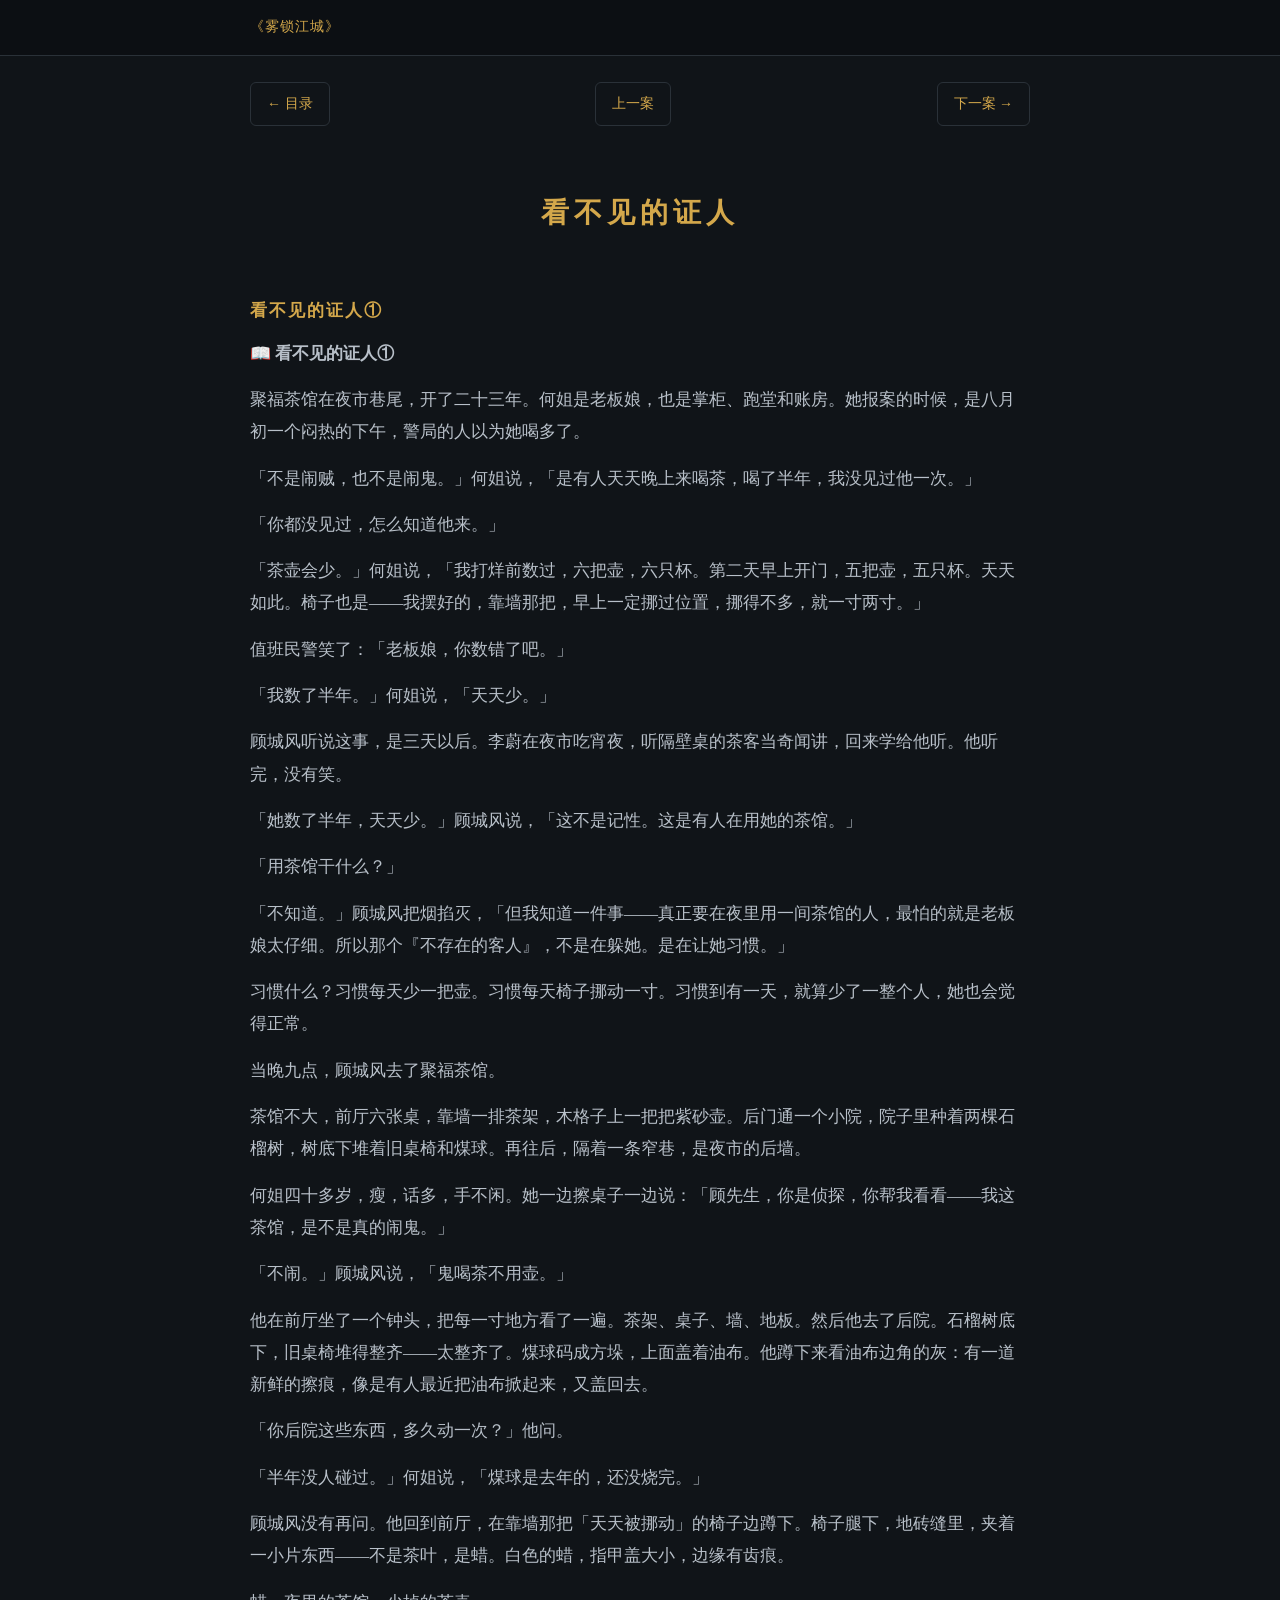
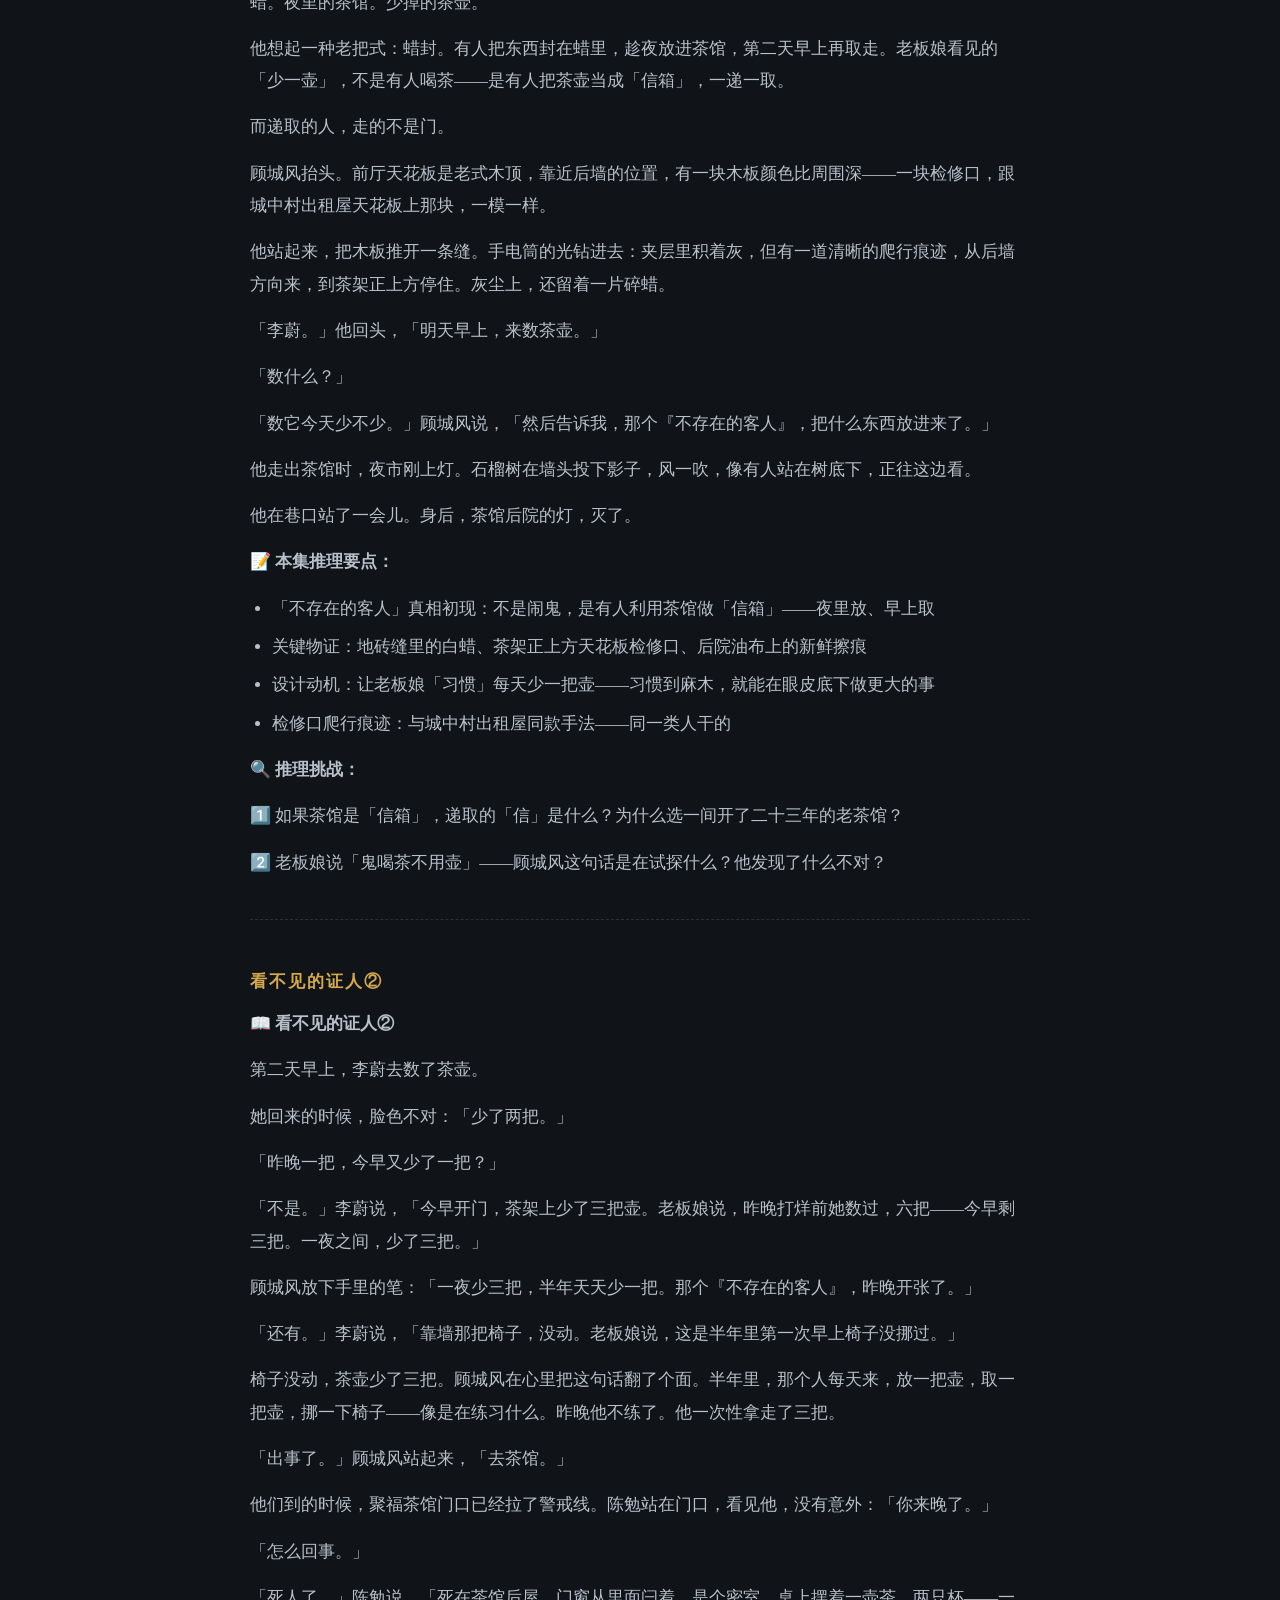
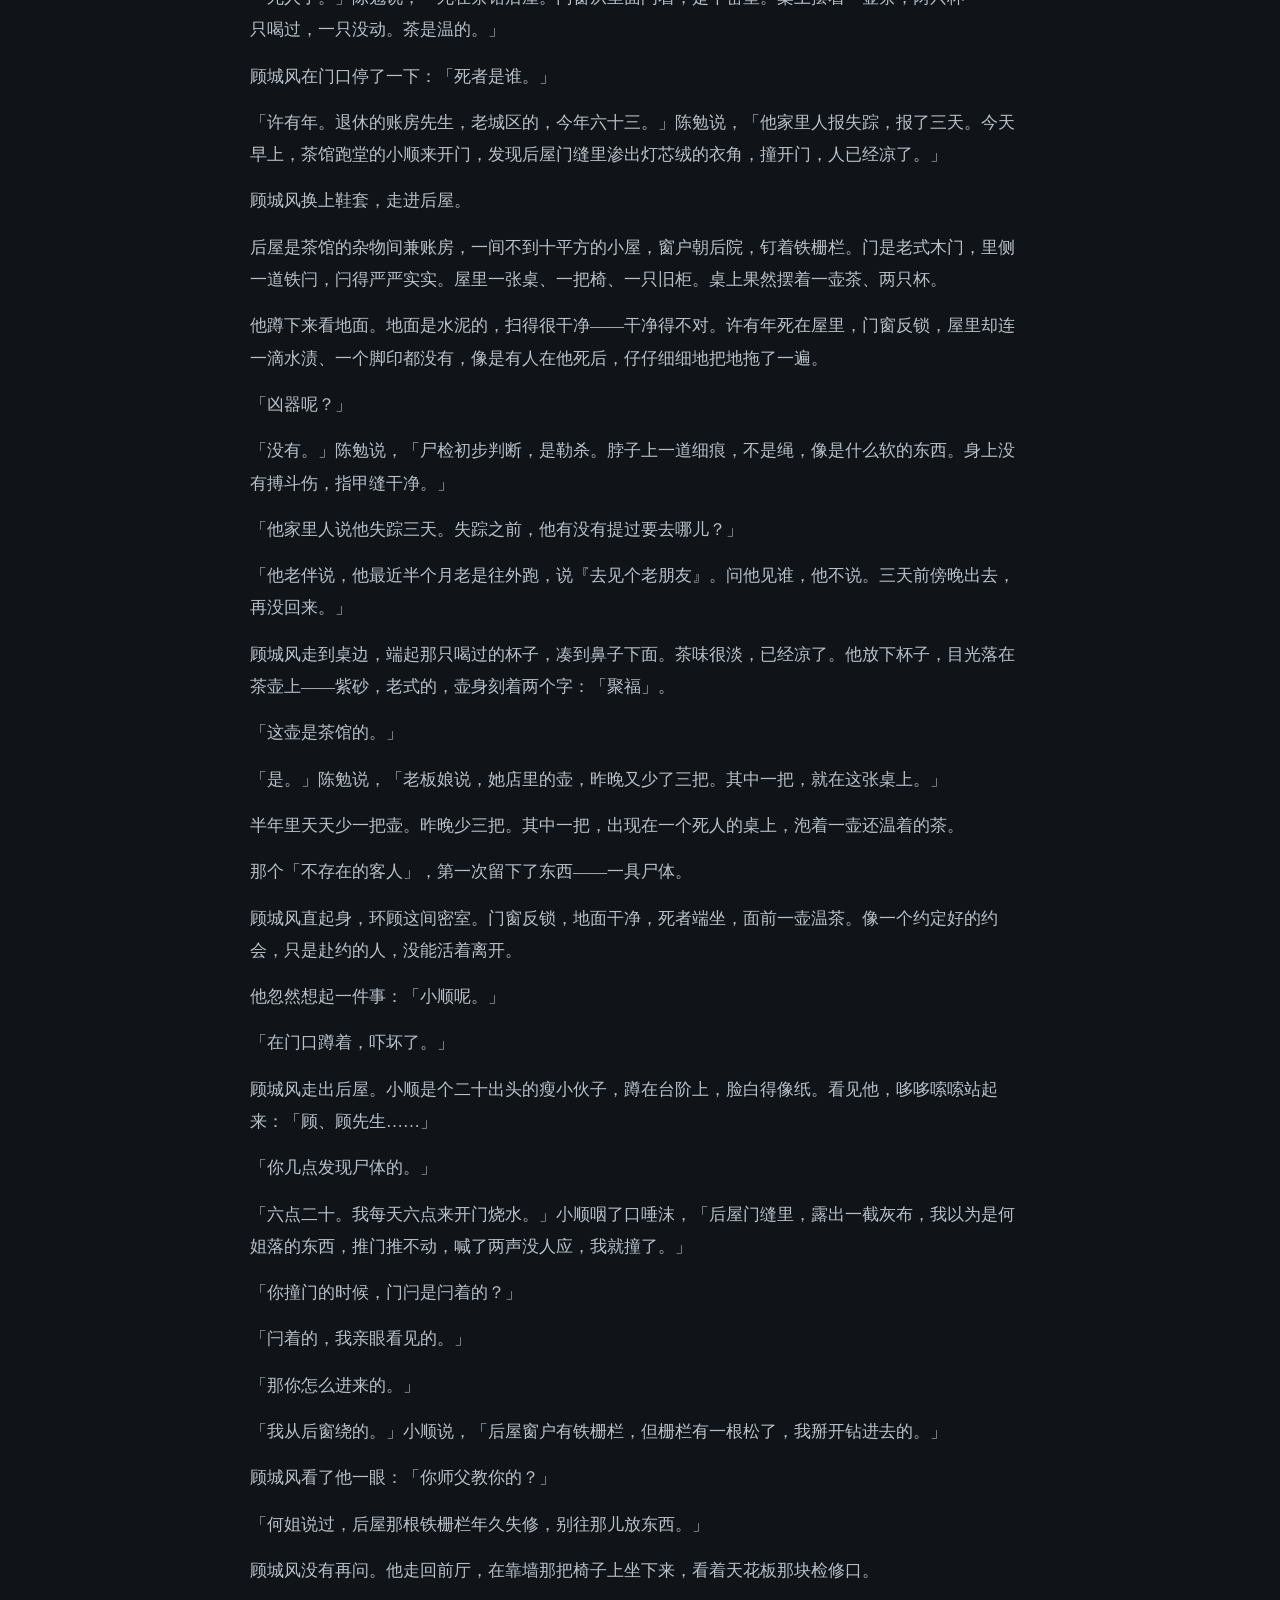
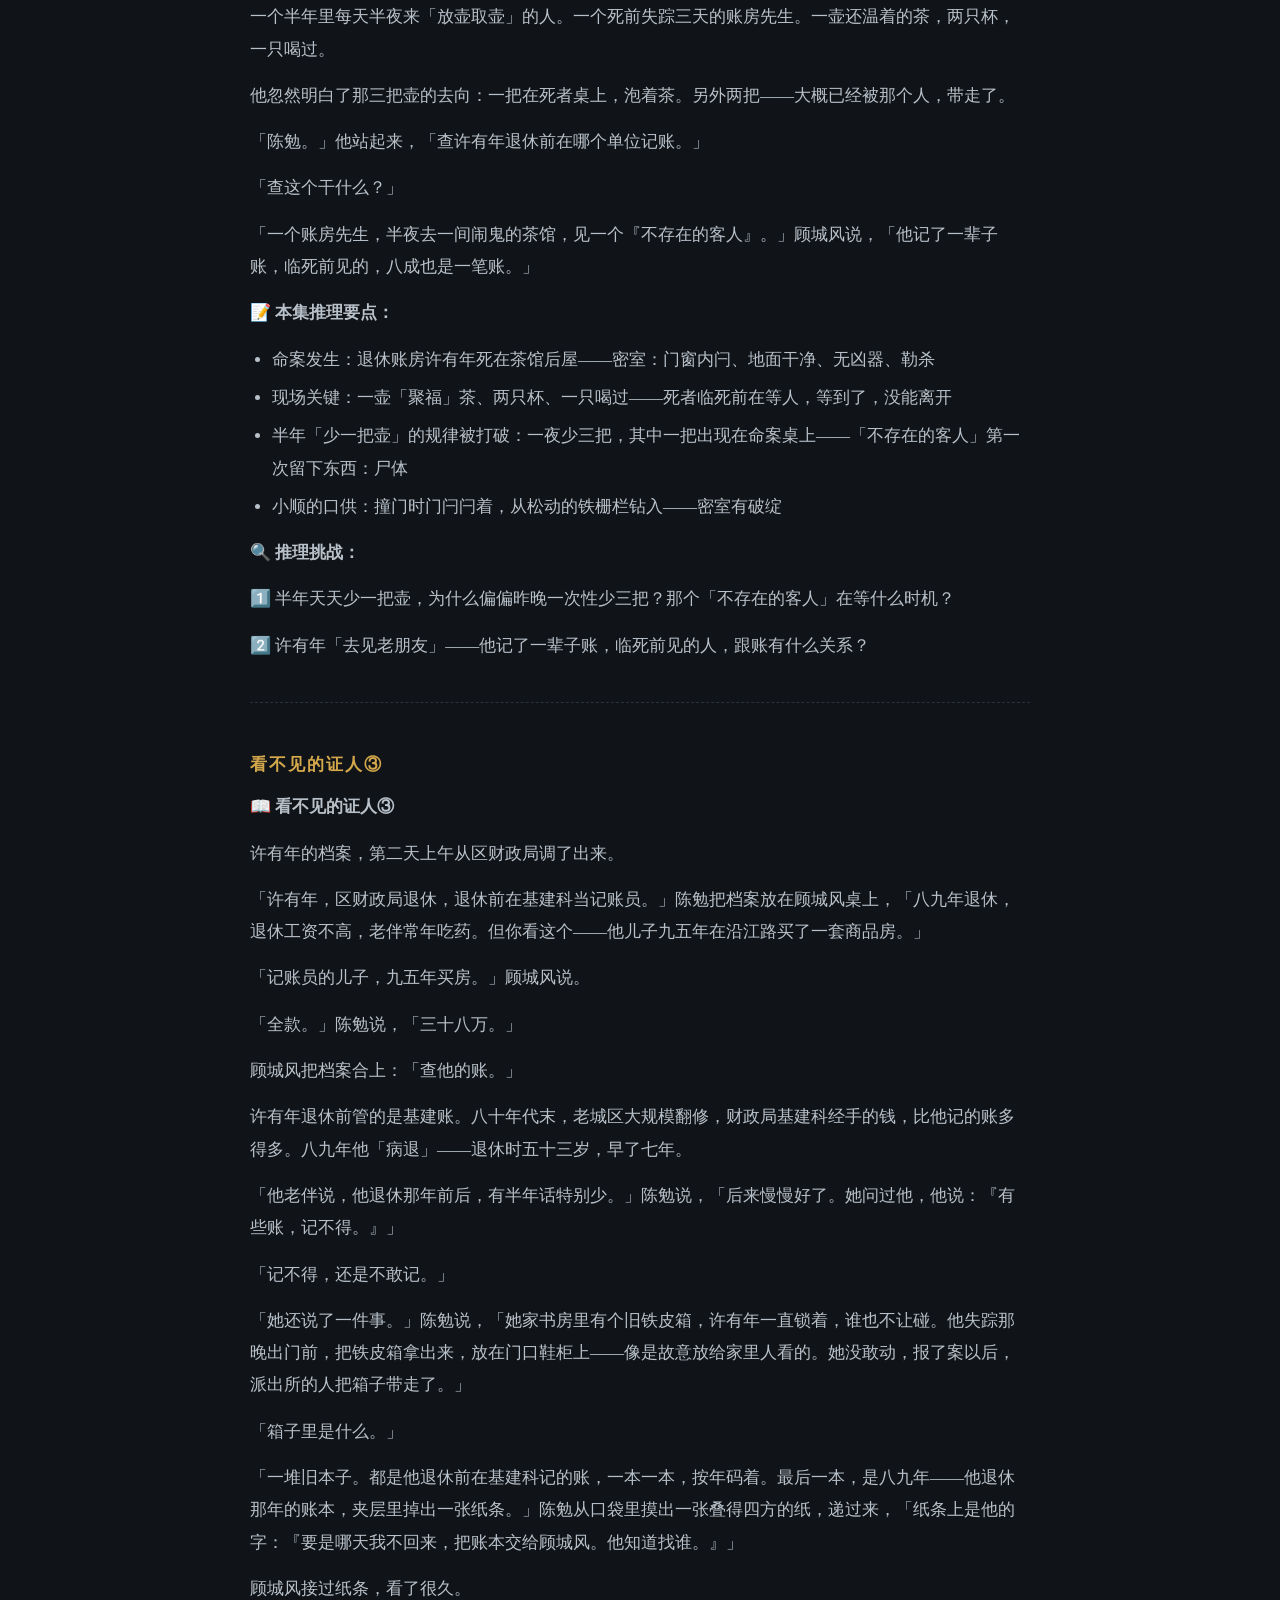
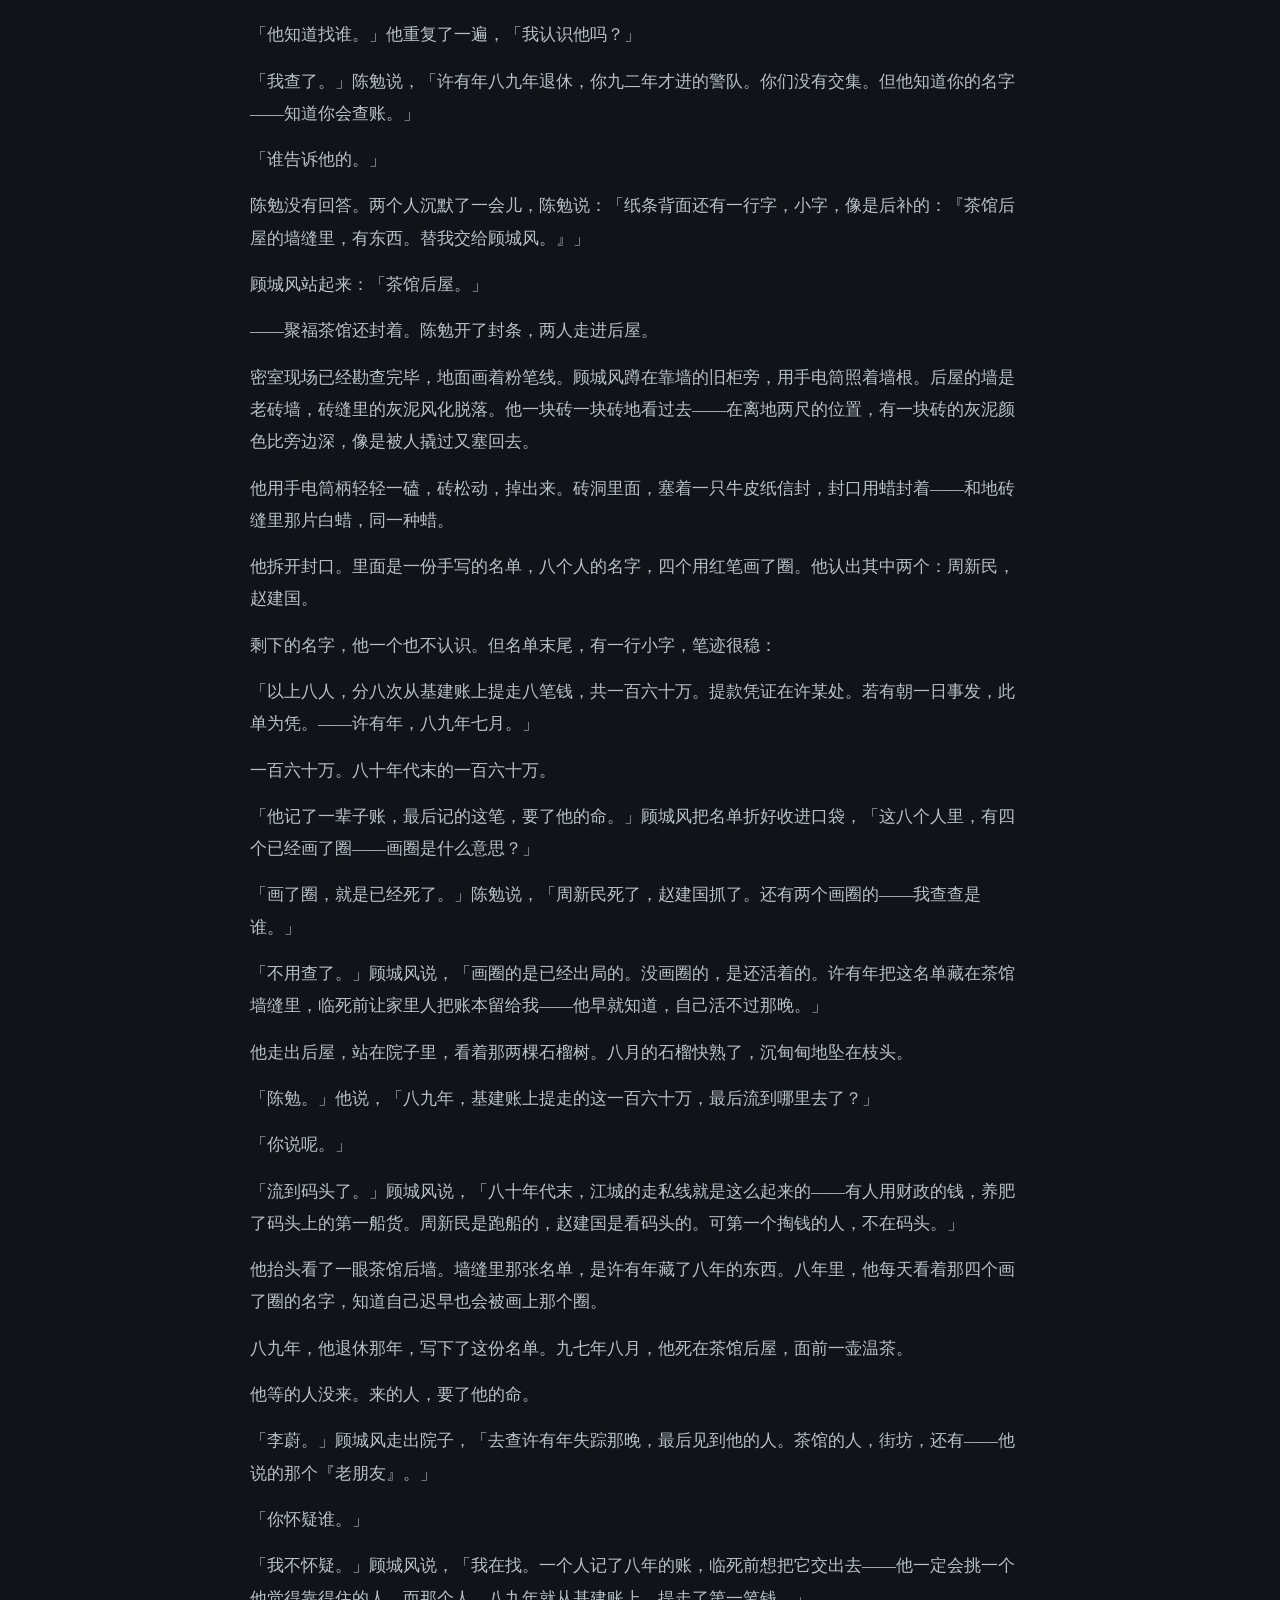
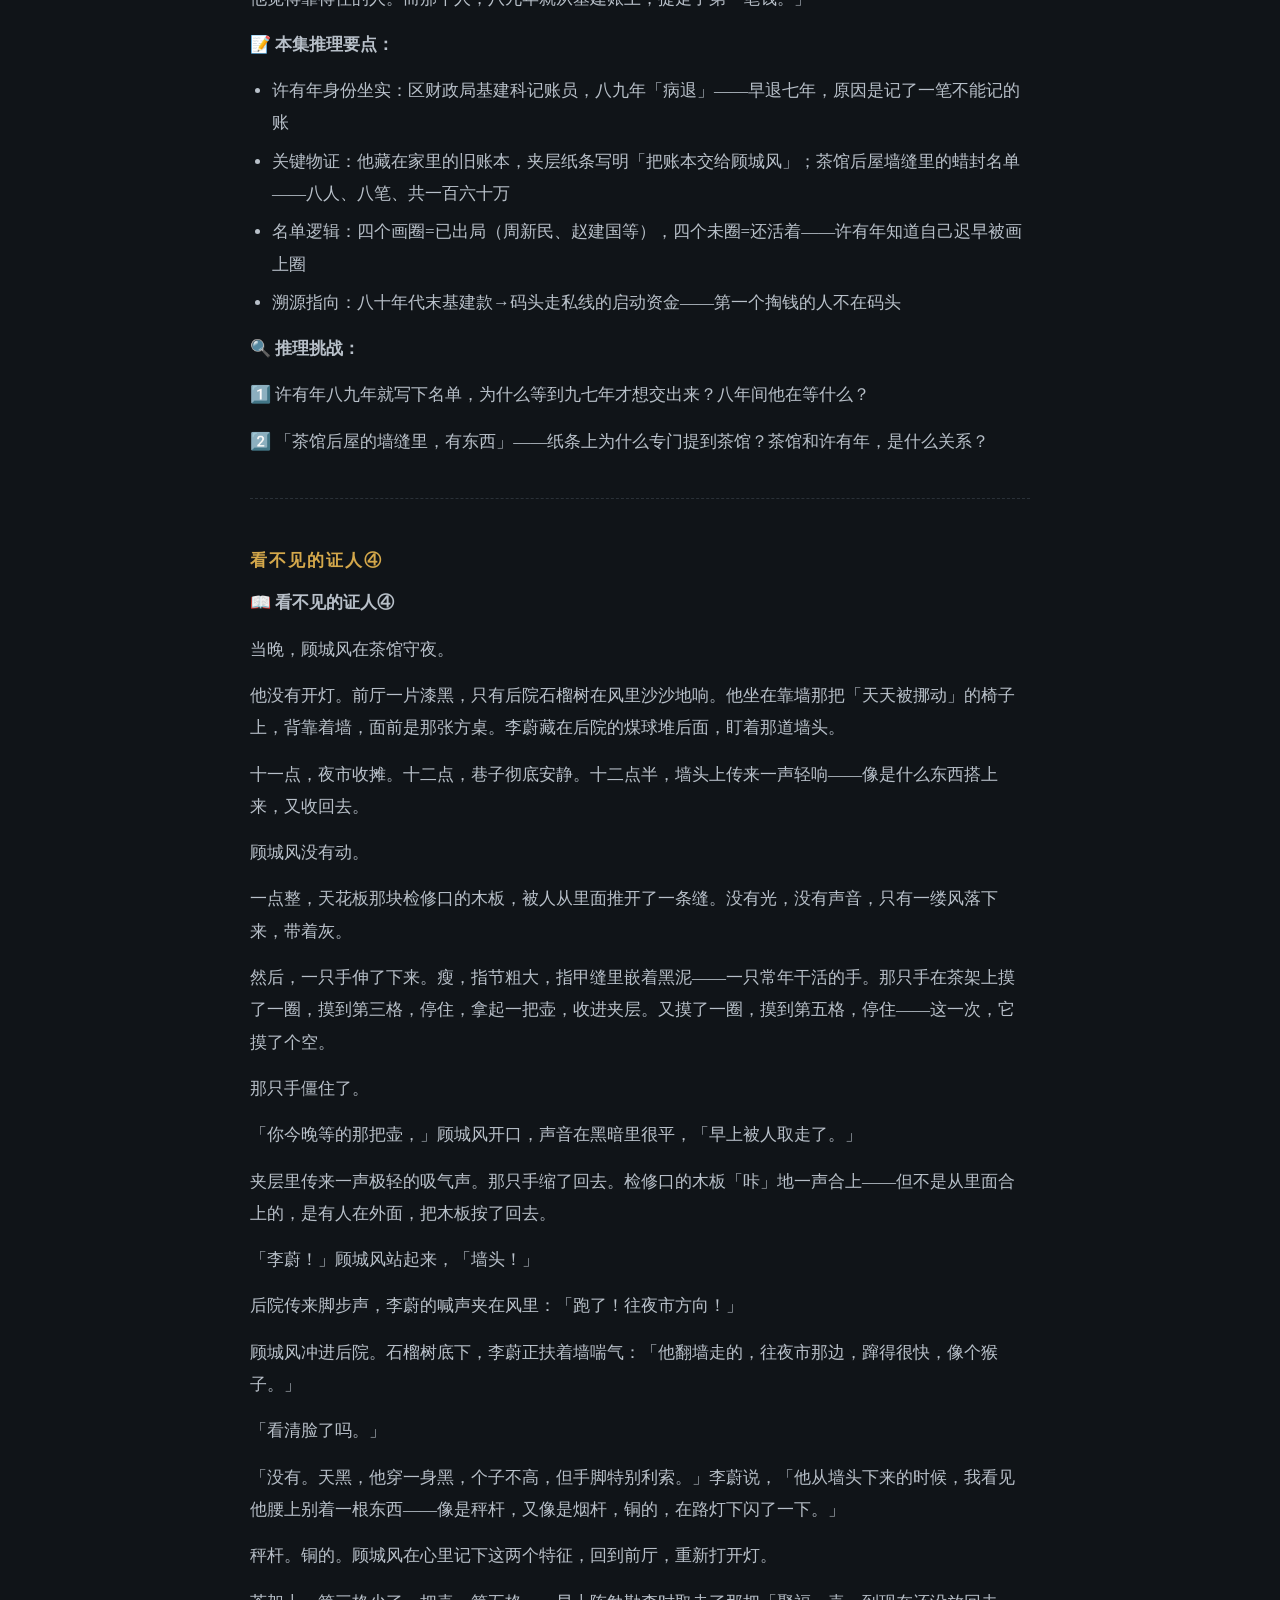
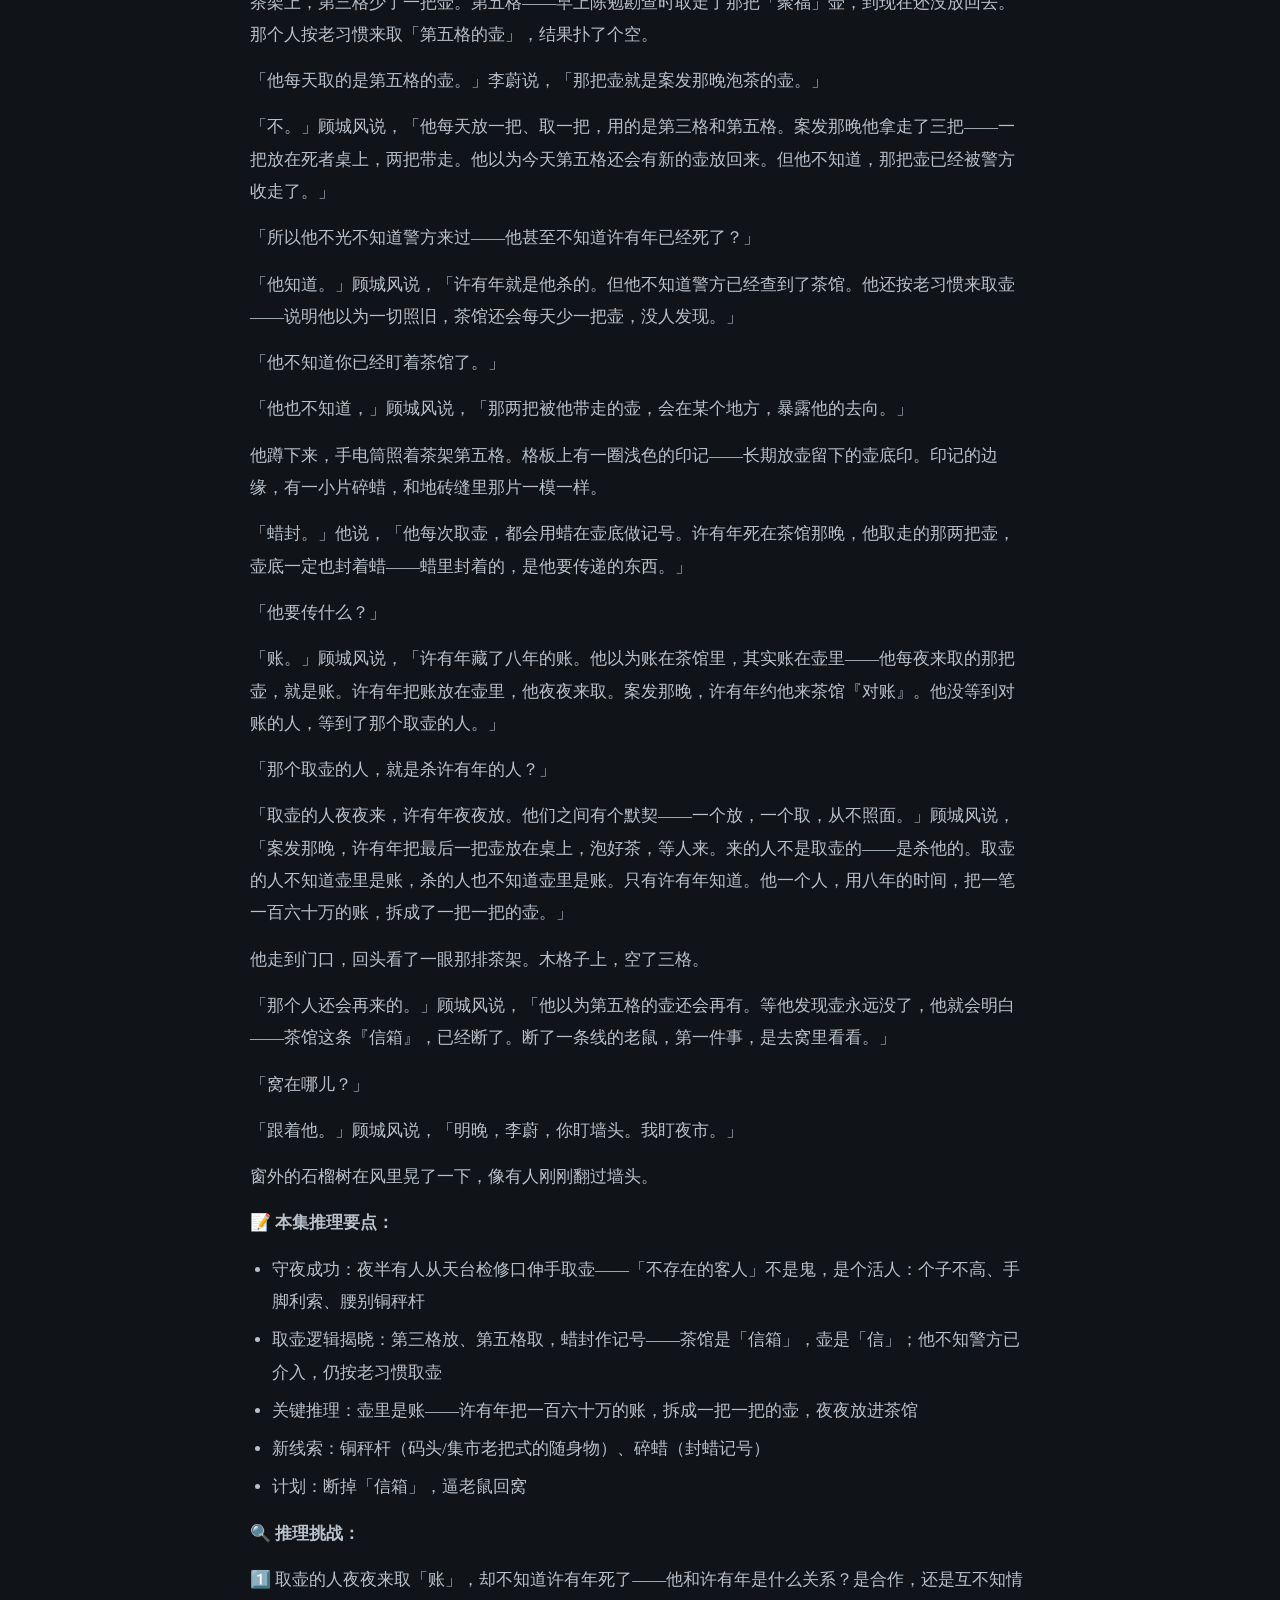
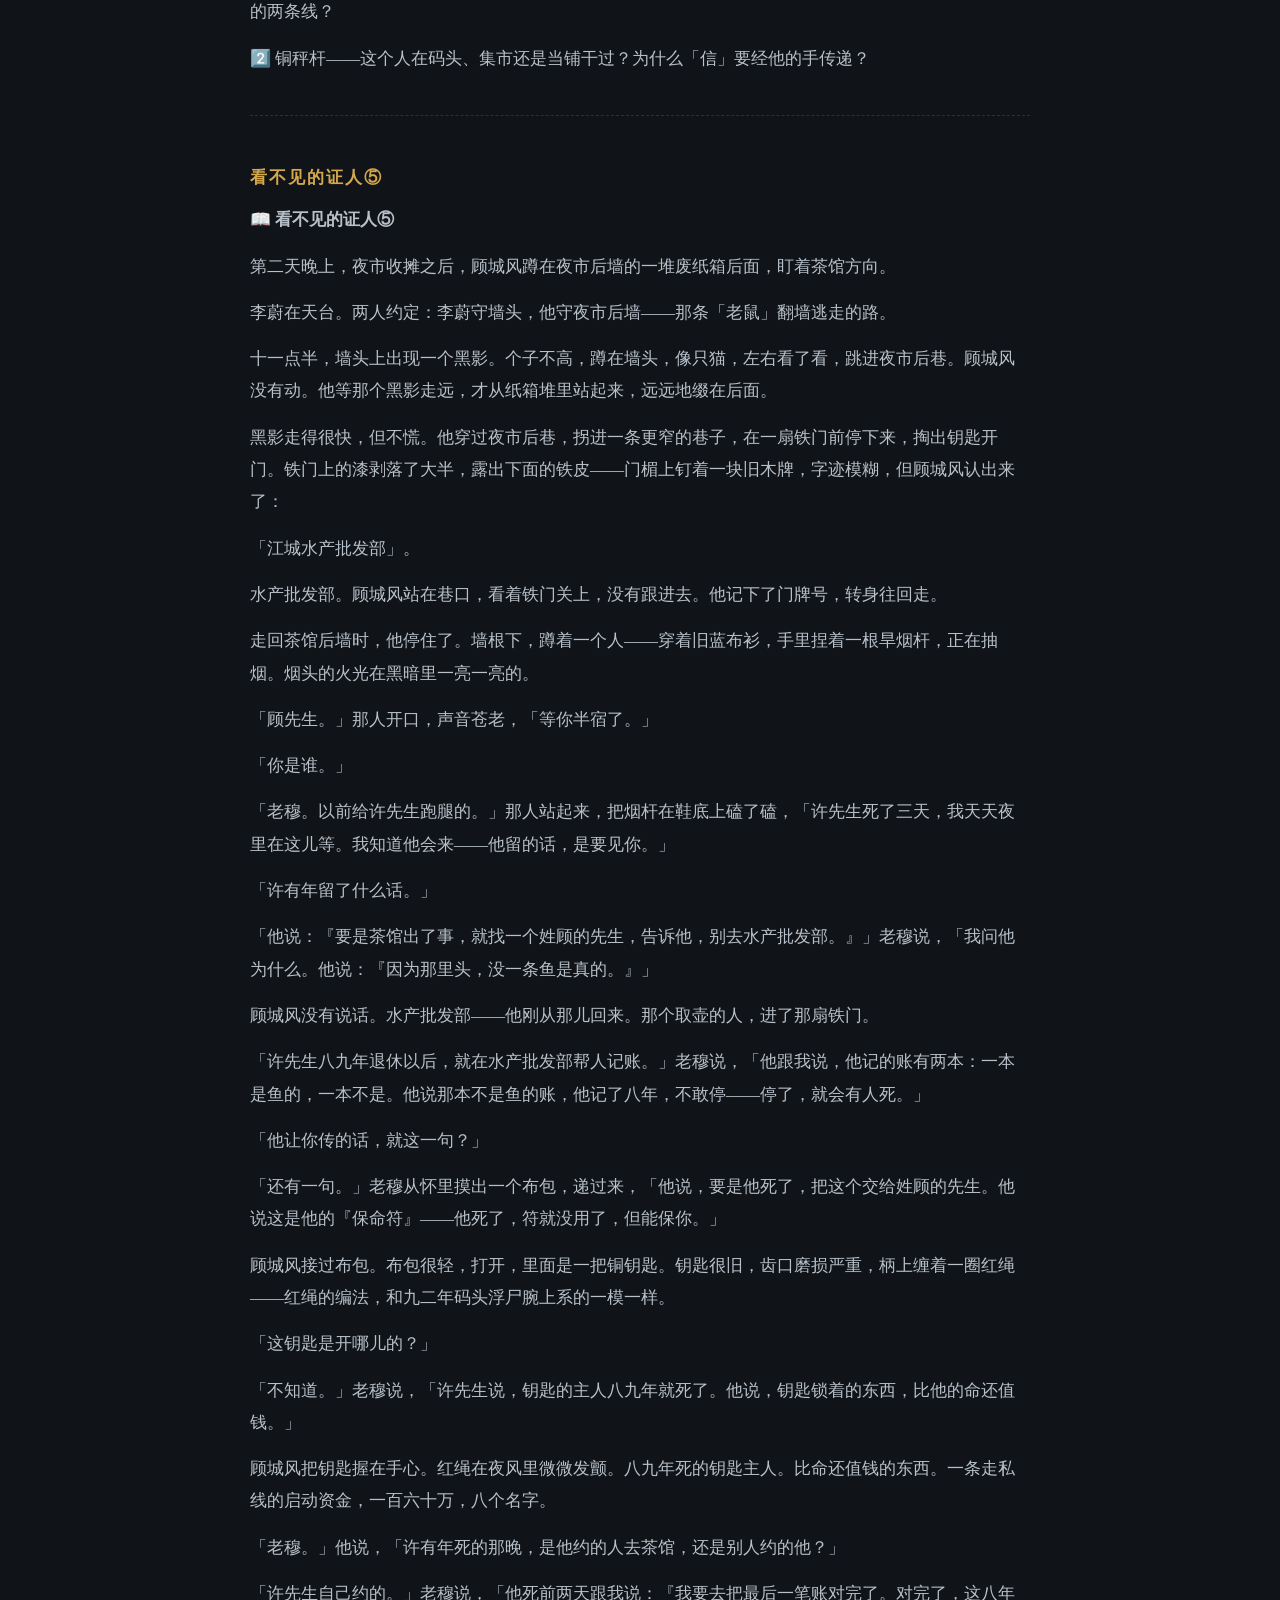
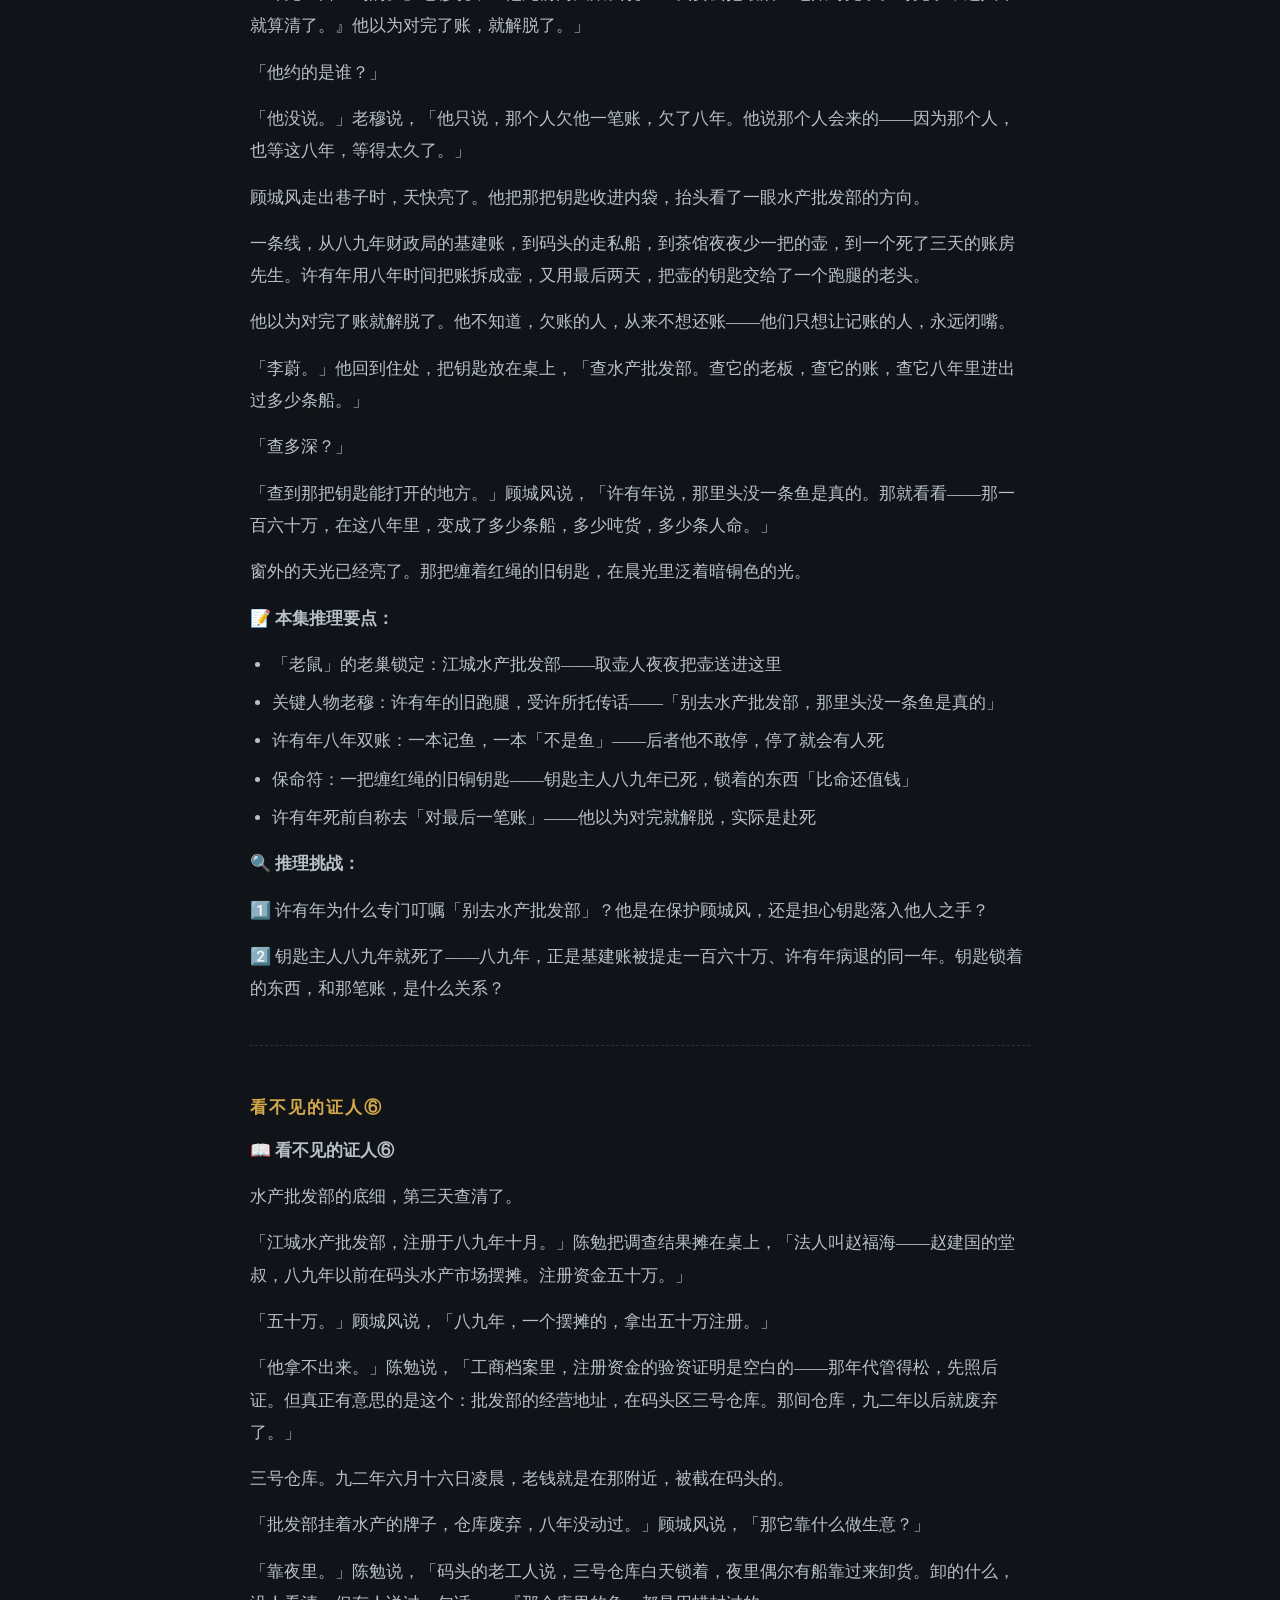
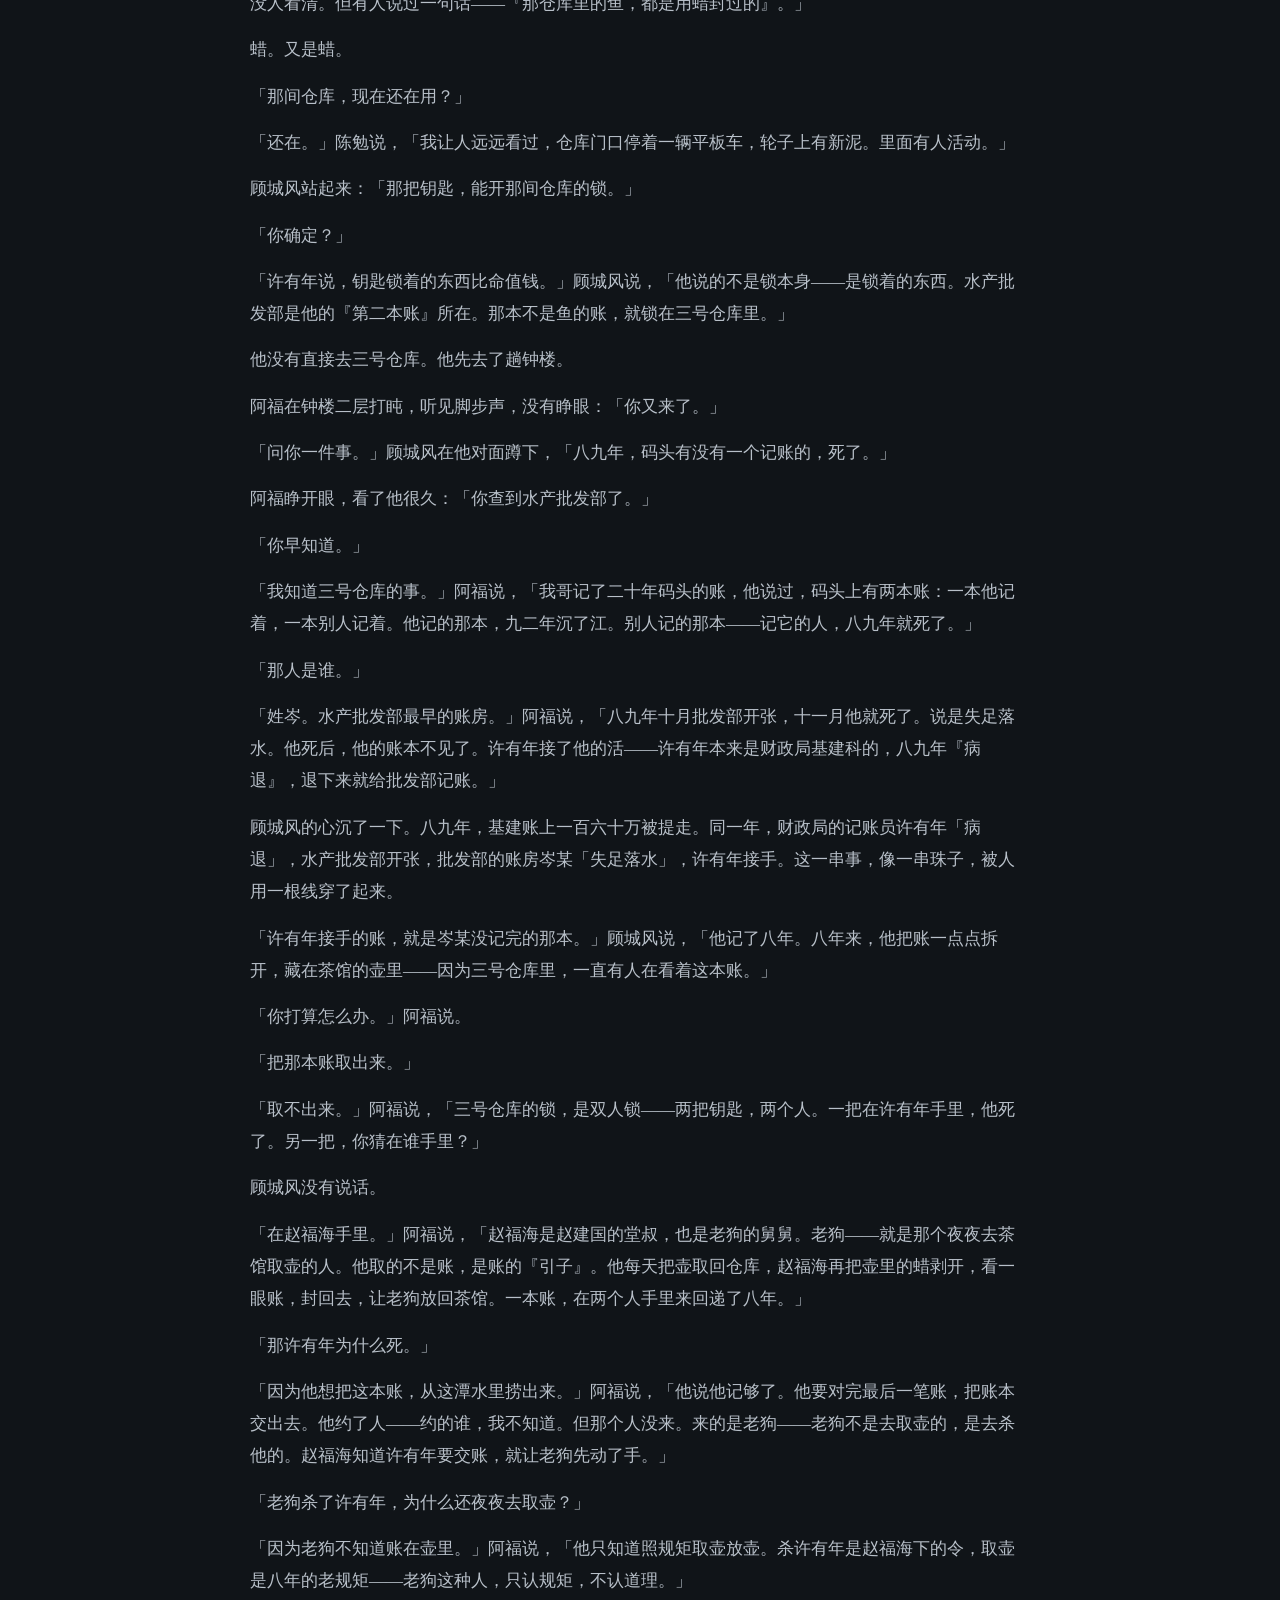
<file: chapters/case3.html>
<!DOCTYPE html>
<html lang="zh-CN">
<head>
<meta charset="UTF-8">
<meta name="viewport" content="width=device-width, initial-scale=1.0">
<title>《雾锁江城》· 看不见的证人</title>
<link rel="stylesheet" href="../style.css">
</head>
<body>
<header class="site-header">
<div class="container">
<p class="breadcrumb"><a href="../index.html">《雾锁江城》</a></p>
</div>
</header>
<main class="container">
<nav class="case-nav"><a href="../index.html">← 目录</a><a href="case2.html">上一案</a><a href="case4.html">下一案 →</a></nav>
<h2 class="case-title">看不见的证人</h2><section class="chapter" id="ch1"><h3 class="chapter-title">看不见的证人①</h3><p>📖 <strong>看不见的证人①</strong></p>
<p>聚福茶馆在夜市巷尾，开了二十三年。何姐是老板娘，也是掌柜、跑堂和账房。她报案的时候，是八月初一个闷热的下午，警局的人以为她喝多了。</p>
<p>「不是闹贼，也不是闹鬼。」何姐说，「是有人天天晚上来喝茶，喝了半年，我没见过他一次。」</p>
<p>「你都没见过，怎么知道他来。」</p>
<p>「茶壶会少。」何姐说，「我打烊前数过，六把壶，六只杯。第二天早上开门，五把壶，五只杯。天天如此。椅子也是——我摆好的，靠墙那把，早上一定挪过位置，挪得不多，就一寸两寸。」</p>
<p>值班民警笑了：「老板娘，你数错了吧。」</p>
<p>「我数了半年。」何姐说，「天天少。」</p>
<p>顾城风听说这事，是三天以后。李蔚在夜市吃宵夜，听隔壁桌的茶客当奇闻讲，回来学给他听。他听完，没有笑。</p>
<p>「她数了半年，天天少。」顾城风说，「这不是记性。这是有人在用她的茶馆。」</p>
<p>「用茶馆干什么？」</p>
<p>「不知道。」顾城风把烟掐灭，「但我知道一件事——真正要在夜里用一间茶馆的人，最怕的就是老板娘太仔细。所以那个『不存在的客人』，不是在躲她。是在让她习惯。」</p>
<p>习惯什么？习惯每天少一把壶。习惯每天椅子挪动一寸。习惯到有一天，就算少了一整个人，她也会觉得正常。</p>
<p>当晚九点，顾城风去了聚福茶馆。</p>
<p>茶馆不大，前厅六张桌，靠墙一排茶架，木格子上一把把紫砂壶。后门通一个小院，院子里种着两棵石榴树，树底下堆着旧桌椅和煤球。再往后，隔着一条窄巷，是夜市的后墙。</p>
<p>何姐四十多岁，瘦，话多，手不闲。她一边擦桌子一边说：「顾先生，你是侦探，你帮我看看——我这茶馆，是不是真的闹鬼。」</p>
<p>「不闹。」顾城风说，「鬼喝茶不用壶。」</p>
<p>他在前厅坐了一个钟头，把每一寸地方看了一遍。茶架、桌子、墙、地板。然后他去了后院。石榴树底下，旧桌椅堆得整齐——太整齐了。煤球码成方垛，上面盖着油布。他蹲下来看油布边角的灰：有一道新鲜的擦痕，像是有人最近把油布掀起来，又盖回去。</p>
<p>「你后院这些东西，多久动一次？」他问。</p>
<p>「半年没人碰过。」何姐说，「煤球是去年的，还没烧完。」</p>
<p>顾城风没有再问。他回到前厅，在靠墙那把「天天被挪动」的椅子边蹲下。椅子腿下，地砖缝里，夹着一小片东西——不是茶叶，是蜡。白色的蜡，指甲盖大小，边缘有齿痕。</p>
<p>蜡。夜里的茶馆。少掉的茶壶。</p>
<p>他想起一种老把式：蜡封。有人把东西封在蜡里，趁夜放进茶馆，第二天早上再取走。老板娘看见的「少一壶」，不是有人喝茶——是有人把茶壶当成「信箱」，一递一取。</p>
<p>而递取的人，走的不是门。</p>
<p>顾城风抬头。前厅天花板是老式木顶，靠近后墙的位置，有一块木板颜色比周围深——一块检修口，跟城中村出租屋天花板上那块，一模一样。</p>
<p>他站起来，把木板推开一条缝。手电筒的光钻进去：夹层里积着灰，但有一道清晰的爬行痕迹，从后墙方向来，到茶架正上方停住。灰尘上，还留着一片碎蜡。</p>
<p>「李蔚。」他回头，「明天早上，来数茶壶。」</p>
<p>「数什么？」</p>
<p>「数它今天少不少。」顾城风说，「然后告诉我，那个『不存在的客人』，把什么东西放进来了。」</p>
<p>他走出茶馆时，夜市刚上灯。石榴树在墙头投下影子，风一吹，像有人站在树底下，正往这边看。</p>
<p>他在巷口站了一会儿。身后，茶馆后院的灯，灭了。</p>
<p>📝 <strong>本集推理要点：</strong></p>
<ul>
<li>「不存在的客人」真相初现：不是闹鬼，是有人利用茶馆做「信箱」——夜里放、早上取</li>
<li>关键物证：地砖缝里的白蜡、茶架正上方天花板检修口、后院油布上的新鲜擦痕</li>
<li>设计动机：让老板娘「习惯」每天少一把壶——习惯到麻木，就能在眼皮底下做更大的事</li>
<li>检修口爬行痕迹：与城中村出租屋同款手法——同一类人干的</li>
</ul>
<p>🔍 <strong>推理挑战：</strong></p>
<p>1️⃣ 如果茶馆是「信箱」，递取的「信」是什么？为什么选一间开了二十三年的老茶馆？</p>
<p>2️⃣ 老板娘说「鬼喝茶不用壶」——顾城风这句话是在试探什么？他发现了什么不对？</p></section><section class="chapter" id="ch2"><h3 class="chapter-title">看不见的证人②</h3><p>📖 <strong>看不见的证人②</strong></p>
<p>第二天早上，李蔚去数了茶壶。</p>
<p>她回来的时候，脸色不对：「少了两把。」</p>
<p>「昨晚一把，今早又少了一把？」</p>
<p>「不是。」李蔚说，「今早开门，茶架上少了三把壶。老板娘说，昨晚打烊前她数过，六把——今早剩三把。一夜之间，少了三把。」</p>
<p>顾城风放下手里的笔：「一夜少三把，半年天天少一把。那个『不存在的客人』，昨晚开张了。」</p>
<p>「还有。」李蔚说，「靠墙那把椅子，没动。老板娘说，这是半年里第一次早上椅子没挪过。」</p>
<p>椅子没动，茶壶少了三把。顾城风在心里把这句话翻了个面。半年里，那个人每天来，放一把壶，取一把壶，挪一下椅子——像是在练习什么。昨晚他不练了。他一次性拿走了三把。</p>
<p>「出事了。」顾城风站起来，「去茶馆。」</p>
<p>他们到的时候，聚福茶馆门口已经拉了警戒线。陈勉站在门口，看见他，没有意外：「你来晚了。」</p>
<p>「怎么回事。」</p>
<p>「死人了。」陈勉说，「死在茶馆后屋。门窗从里面闩着，是个密室。桌上摆着一壶茶，两只杯——一只喝过，一只没动。茶是温的。」</p>
<p>顾城风在门口停了一下：「死者是谁。」</p>
<p>「许有年。退休的账房先生，老城区的，今年六十三。」陈勉说，「他家里人报失踪，报了三天。今天早上，茶馆跑堂的小顺来开门，发现后屋门缝里渗出灯芯绒的衣角，撞开门，人已经凉了。」</p>
<p>顾城风换上鞋套，走进后屋。</p>
<p>后屋是茶馆的杂物间兼账房，一间不到十平方的小屋，窗户朝后院，钉着铁栅栏。门是老式木门，里侧一道铁闩，闩得严严实实。屋里一张桌、一把椅、一只旧柜。桌上果然摆着一壶茶、两只杯。</p>
<p>他蹲下来看地面。地面是水泥的，扫得很干净——干净得不对。许有年死在屋里，门窗反锁，屋里却连一滴水渍、一个脚印都没有，像是有人在他死后，仔仔细细地把地拖了一遍。</p>
<p>「凶器呢？」</p>
<p>「没有。」陈勉说，「尸检初步判断，是勒杀。脖子上一道细痕，不是绳，像是什么软的东西。身上没有搏斗伤，指甲缝干净。」</p>
<p>「他家里人说他失踪三天。失踪之前，他有没有提过要去哪儿？」</p>
<p>「他老伴说，他最近半个月老是往外跑，说『去见个老朋友』。问他见谁，他不说。三天前傍晚出去，再没回来。」</p>
<p>顾城风走到桌边，端起那只喝过的杯子，凑到鼻子下面。茶味很淡，已经凉了。他放下杯子，目光落在茶壶上——紫砂，老式的，壶身刻着两个字：「聚福」。</p>
<p>「这壶是茶馆的。」</p>
<p>「是。」陈勉说，「老板娘说，她店里的壶，昨晚又少了三把。其中一把，就在这张桌上。」</p>
<p>半年里天天少一把壶。昨晚少三把。其中一把，出现在一个死人的桌上，泡着一壶还温着的茶。</p>
<p>那个「不存在的客人」，第一次留下了东西——一具尸体。</p>
<p>顾城风直起身，环顾这间密室。门窗反锁，地面干净，死者端坐，面前一壶温茶。像一个约定好的约会，只是赴约的人，没能活着离开。</p>
<p>他忽然想起一件事：「小顺呢。」</p>
<p>「在门口蹲着，吓坏了。」</p>
<p>顾城风走出后屋。小顺是个二十出头的瘦小伙子，蹲在台阶上，脸白得像纸。看见他，哆哆嗦嗦站起来：「顾、顾先生……」</p>
<p>「你几点发现尸体的。」</p>
<p>「六点二十。我每天六点来开门烧水。」小顺咽了口唾沫，「后屋门缝里，露出一截灰布，我以为是何姐落的东西，推门推不动，喊了两声没人应，我就撞了。」</p>
<p>「你撞门的时候，门闩是闩着的？」</p>
<p>「闩着的，我亲眼看见的。」</p>
<p>「那你怎么进来的。」</p>
<p>「我从后窗绕的。」小顺说，「后屋窗户有铁栅栏，但栅栏有一根松了，我掰开钻进去的。」</p>
<p>顾城风看了他一眼：「你师父教你的？」</p>
<p>「何姐说过，后屋那根铁栅栏年久失修，别往那儿放东西。」</p>
<p>顾城风没有再问。他走回前厅，在靠墙那把椅子上坐下来，看着天花板那块检修口。</p>
<p>一个半年里每天半夜来「放壶取壶」的人。一个死前失踪三天的账房先生。一壶还温着的茶，两只杯，一只喝过。</p>
<p>他忽然明白了那三把壶的去向：一把在死者桌上，泡着茶。另外两把——大概已经被那个人，带走了。</p>
<p>「陈勉。」他站起来，「查许有年退休前在哪个单位记账。」</p>
<p>「查这个干什么？」</p>
<p>「一个账房先生，半夜去一间闹鬼的茶馆，见一个『不存在的客人』。」顾城风说，「他记了一辈子账，临死前见的，八成也是一笔账。」</p>
<p>📝 <strong>本集推理要点：</strong></p>
<ul>
<li>命案发生：退休账房许有年死在茶馆后屋——密室：门窗内闩、地面干净、无凶器、勒杀</li>
<li>现场关键：一壶「聚福」茶、两只杯、一只喝过——死者临死前在等人，等到了，没能离开</li>
<li>半年「少一把壶」的规律被打破：一夜少三把，其中一把出现在命案桌上——「不存在的客人」第一次留下东西：尸体</li>
<li>小顺的口供：撞门时门闩闩着，从松动的铁栅栏钻入——密室有破绽</li>
</ul>
<p>🔍 <strong>推理挑战：</strong></p>
<p>1️⃣ 半年天天少一把壶，为什么偏偏昨晚一次性少三把？那个「不存在的客人」在等什么时机？</p>
<p>2️⃣ 许有年「去见老朋友」——他记了一辈子账，临死前见的人，跟账有什么关系？</p></section><section class="chapter" id="ch3"><h3 class="chapter-title">看不见的证人③</h3><p>📖 <strong>看不见的证人③</strong></p>
<p>许有年的档案，第二天上午从区财政局调了出来。</p>
<p>「许有年，区财政局退休，退休前在基建科当记账员。」陈勉把档案放在顾城风桌上，「八九年退休，退休工资不高，老伴常年吃药。但你看这个——他儿子九五年在沿江路买了一套商品房。」</p>
<p>「记账员的儿子，九五年买房。」顾城风说。</p>
<p>「全款。」陈勉说，「三十八万。」</p>
<p>顾城风把档案合上：「查他的账。」</p>
<p>许有年退休前管的是基建账。八十年代末，老城区大规模翻修，财政局基建科经手的钱，比他记的账多得多。八九年他「病退」——退休时五十三岁，早了七年。</p>
<p>「他老伴说，他退休那年前后，有半年话特别少。」陈勉说，「后来慢慢好了。她问过他，他说：『有些账，记不得。』」</p>
<p>「记不得，还是不敢记。」</p>
<p>「她还说了一件事。」陈勉说，「她家书房里有个旧铁皮箱，许有年一直锁着，谁也不让碰。他失踪那晚出门前，把铁皮箱拿出来，放在门口鞋柜上——像是故意放给家里人看的。她没敢动，报了案以后，派出所的人把箱子带走了。」</p>
<p>「箱子里是什么。」</p>
<p>「一堆旧本子。都是他退休前在基建科记的账，一本一本，按年码着。最后一本，是八九年——他退休那年的账本，夹层里掉出一张纸条。」陈勉从口袋里摸出一张叠得四方的纸，递过来，「纸条上是他的字：『要是哪天我不回来，把账本交给顾城风。他知道找谁。』」</p>
<p>顾城风接过纸条，看了很久。</p>
<p>「他知道找谁。」他重复了一遍，「我认识他吗？」</p>
<p>「我查了。」陈勉说，「许有年八九年退休，你九二年才进的警队。你们没有交集。但他知道你的名字——知道你会查账。」</p>
<p>「谁告诉他的。」</p>
<p>陈勉没有回答。两个人沉默了一会儿，陈勉说：「纸条背面还有一行字，小字，像是后补的：『茶馆后屋的墙缝里，有东西。替我交给顾城风。』」</p>
<p>顾城风站起来：「茶馆后屋。」</p>
<p>——聚福茶馆还封着。陈勉开了封条，两人走进后屋。</p>
<p>密室现场已经勘查完毕，地面画着粉笔线。顾城风蹲在靠墙的旧柜旁，用手电筒照着墙根。后屋的墙是老砖墙，砖缝里的灰泥风化脱落。他一块砖一块砖地看过去——在离地两尺的位置，有一块砖的灰泥颜色比旁边深，像是被人撬过又塞回去。</p>
<p>他用手电筒柄轻轻一磕，砖松动，掉出来。砖洞里面，塞着一只牛皮纸信封，封口用蜡封着——和地砖缝里那片白蜡，同一种蜡。</p>
<p>他拆开封口。里面是一份手写的名单，八个人的名字，四个用红笔画了圈。他认出其中两个：周新民，赵建国。</p>
<p>剩下的名字，他一个也不认识。但名单末尾，有一行小字，笔迹很稳：</p>
<p>「以上八人，分八次从基建账上提走八笔钱，共一百六十万。提款凭证在许某处。若有朝一日事发，此单为凭。——许有年，八九年七月。」</p>
<p>一百六十万。八十年代末的一百六十万。</p>
<p>「他记了一辈子账，最后记的这笔，要了他的命。」顾城风把名单折好收进口袋，「这八个人里，有四个已经画了圈——画圈是什么意思？」</p>
<p>「画了圈，就是已经死了。」陈勉说，「周新民死了，赵建国抓了。还有两个画圈的——我查查是谁。」</p>
<p>「不用查了。」顾城风说，「画圈的是已经出局的。没画圈的，是还活着的。许有年把这名单藏在茶馆墙缝里，临死前让家里人把账本留给我——他早就知道，自己活不过那晚。」</p>
<p>他走出后屋，站在院子里，看着那两棵石榴树。八月的石榴快熟了，沉甸甸地坠在枝头。</p>
<p>「陈勉。」他说，「八九年，基建账上提走的这一百六十万，最后流到哪里去了？」</p>
<p>「你说呢。」</p>
<p>「流到码头了。」顾城风说，「八十年代末，江城的走私线就是这么起来的——有人用财政的钱，养肥了码头上的第一船货。周新民是跑船的，赵建国是看码头的。可第一个掏钱的人，不在码头。」</p>
<p>他抬头看了一眼茶馆后墙。墙缝里那张名单，是许有年藏了八年的东西。八年里，他每天看着那四个画了圈的名字，知道自己迟早也会被画上那个圈。</p>
<p>八九年，他退休那年，写下了这份名单。九七年八月，他死在茶馆后屋，面前一壶温茶。</p>
<p>他等的人没来。来的人，要了他的命。</p>
<p>「李蔚。」顾城风走出院子，「去查许有年失踪那晚，最后见到他的人。茶馆的人，街坊，还有——他说的那个『老朋友』。」</p>
<p>「你怀疑谁。」</p>
<p>「我不怀疑。」顾城风说，「我在找。一个人记了八年的账，临死前想把它交出去——他一定会挑一个他觉得靠得住的人。而那个人，八九年就从基建账上，提走了第一笔钱。」</p>
<p>📝 <strong>本集推理要点：</strong></p>
<ul>
<li>许有年身份坐实：区财政局基建科记账员，八九年「病退」——早退七年，原因是记了一笔不能记的账</li>
<li>关键物证：他藏在家里的旧账本，夹层纸条写明「把账本交给顾城风」；茶馆后屋墙缝里的蜡封名单——八人、八笔、共一百六十万</li>
<li>名单逻辑：四个画圈=已出局（周新民、赵建国等），四个未圈=还活着——许有年知道自己迟早被画上圈</li>
<li>溯源指向：八十年代末基建款→码头走私线的启动资金——第一个掏钱的人不在码头</li>
</ul>
<p>🔍 <strong>推理挑战：</strong></p>
<p>1️⃣ 许有年八九年就写下名单，为什么等到九七年才想交出来？八年间他在等什么？</p>
<p>2️⃣ 「茶馆后屋的墙缝里，有东西」——纸条上为什么专门提到茶馆？茶馆和许有年，是什么关系？</p></section><section class="chapter" id="ch4"><h3 class="chapter-title">看不见的证人④</h3><p>📖 <strong>看不见的证人④</strong></p>
<p>当晚，顾城风在茶馆守夜。</p>
<p>他没有开灯。前厅一片漆黑，只有后院石榴树在风里沙沙地响。他坐在靠墙那把「天天被挪动」的椅子上，背靠着墙，面前是那张方桌。李蔚藏在后院的煤球堆后面，盯着那道墙头。</p>
<p>十一点，夜市收摊。十二点，巷子彻底安静。十二点半，墙头上传来一声轻响——像是什么东西搭上来，又收回去。</p>
<p>顾城风没有动。</p>
<p>一点整，天花板那块检修口的木板，被人从里面推开了一条缝。没有光，没有声音，只有一缕风落下来，带着灰。</p>
<p>然后，一只手伸了下来。瘦，指节粗大，指甲缝里嵌着黑泥——一只常年干活的手。那只手在茶架上摸了一圈，摸到第三格，停住，拿起一把壶，收进夹层。又摸了一圈，摸到第五格，停住——这一次，它摸了个空。</p>
<p>那只手僵住了。</p>
<p>「你今晚等的那把壶，」顾城风开口，声音在黑暗里很平，「早上被人取走了。」</p>
<p>夹层里传来一声极轻的吸气声。那只手缩了回去。检修口的木板「咔」地一声合上——但不是从里面合上的，是有人在外面，把木板按了回去。</p>
<p>「李蔚！」顾城风站起来，「墙头！」</p>
<p>后院传来脚步声，李蔚的喊声夹在风里：「跑了！往夜市方向！」</p>
<p>顾城风冲进后院。石榴树底下，李蔚正扶着墙喘气：「他翻墙走的，往夜市那边，蹿得很快，像个猴子。」</p>
<p>「看清脸了吗。」</p>
<p>「没有。天黑，他穿一身黑，个子不高，但手脚特别利索。」李蔚说，「他从墙头下来的时候，我看见他腰上别着一根东西——像是秤杆，又像是烟杆，铜的，在路灯下闪了一下。」</p>
<p>秤杆。铜的。顾城风在心里记下这两个特征，回到前厅，重新打开灯。</p>
<p>茶架上，第三格少了一把壶。第五格——早上陈勉勘查时取走了那把「聚福」壶，到现在还没放回去。那个人按老习惯来取「第五格的壶」，结果扑了个空。</p>
<p>「他每天取的是第五格的壶。」李蔚说，「那把壶就是案发那晚泡茶的壶。」</p>
<p>「不。」顾城风说，「他每天放一把、取一把，用的是第三格和第五格。案发那晚他拿走了三把——一把放在死者桌上，两把带走。他以为今天第五格还会有新的壶放回来。但他不知道，那把壶已经被警方收走了。」</p>
<p>「所以他不光不知道警方来过——他甚至不知道许有年已经死了？」</p>
<p>「他知道。」顾城风说，「许有年就是他杀的。但他不知道警方已经查到了茶馆。他还按老习惯来取壶——说明他以为一切照旧，茶馆还会每天少一把壶，没人发现。」</p>
<p>「他不知道你已经盯着茶馆了。」</p>
<p>「他也不知道，」顾城风说，「那两把被他带走的壶，会在某个地方，暴露他的去向。」</p>
<p>他蹲下来，手电筒照着茶架第五格。格板上有一圈浅色的印记——长期放壶留下的壶底印。印记的边缘，有一小片碎蜡，和地砖缝里那片一模一样。</p>
<p>「蜡封。」他说，「他每次取壶，都会用蜡在壶底做记号。许有年死在茶馆那晚，他取走的那两把壶，壶底一定也封着蜡——蜡里封着的，是他要传递的东西。」</p>
<p>「他要传什么？」</p>
<p>「账。」顾城风说，「许有年藏了八年的账。他以为账在茶馆里，其实账在壶里——他每夜来取的那把壶，就是账。许有年把账放在壶里，他夜夜来取。案发那晚，许有年约他来茶馆『对账』。他没等到对账的人，等到了那个取壶的人。」</p>
<p>「那个取壶的人，就是杀许有年的人？」</p>
<p>「取壶的人夜夜来，许有年夜夜放。他们之间有个默契——一个放，一个取，从不照面。」顾城风说，「案发那晚，许有年把最后一把壶放在桌上，泡好茶，等人来。来的人不是取壶的——是杀他的。取壶的人不知道壶里是账，杀的人也不知道壶里是账。只有许有年知道。他一个人，用八年的时间，把一笔一百六十万的账，拆成了一把一把的壶。」</p>
<p>他走到门口，回头看了一眼那排茶架。木格子上，空了三格。</p>
<p>「那个人还会再来的。」顾城风说，「他以为第五格的壶还会再有。等他发现壶永远没了，他就会明白——茶馆这条『信箱』，已经断了。断了一条线的老鼠，第一件事，是去窝里看看。」</p>
<p>「窝在哪儿？」</p>
<p>「跟着他。」顾城风说，「明晚，李蔚，你盯墙头。我盯夜市。」</p>
<p>窗外的石榴树在风里晃了一下，像有人刚刚翻过墙头。</p>
<p>📝 <strong>本集推理要点：</strong></p>
<ul>
<li>守夜成功：夜半有人从天台检修口伸手取壶——「不存在的客人」不是鬼，是个活人：个子不高、手脚利索、腰别铜秤杆</li>
<li>取壶逻辑揭晓：第三格放、第五格取，蜡封作记号——茶馆是「信箱」，壶是「信」；他不知警方已介入，仍按老习惯取壶</li>
<li>关键推理：壶里是账——许有年把一百六十万的账，拆成一把一把的壶，夜夜放进茶馆</li>
<li>新线索：铜秤杆（码头/集市老把式的随身物）、碎蜡（封蜡记号）</li>
<li>计划：断掉「信箱」，逼老鼠回窝</li>
</ul>
<p>🔍 <strong>推理挑战：</strong></p>
<p>1️⃣ 取壶的人夜夜来取「账」，却不知道许有年死了——他和许有年是什么关系？是合作，还是互不知情的两条线？</p>
<p>2️⃣ 铜秤杆——这个人在码头、集市还是当铺干过？为什么「信」要经他的手传递？</p></section><section class="chapter" id="ch5"><h3 class="chapter-title">看不见的证人⑤</h3><p>📖 <strong>看不见的证人⑤</strong></p>
<p>第二天晚上，夜市收摊之后，顾城风蹲在夜市后墙的一堆废纸箱后面，盯着茶馆方向。</p>
<p>李蔚在天台。两人约定：李蔚守墙头，他守夜市后墙——那条「老鼠」翻墙逃走的路。</p>
<p>十一点半，墙头上出现一个黑影。个子不高，蹲在墙头，像只猫，左右看了看，跳进夜市后巷。顾城风没有动。他等那个黑影走远，才从纸箱堆里站起来，远远地缀在后面。</p>
<p>黑影走得很快，但不慌。他穿过夜市后巷，拐进一条更窄的巷子，在一扇铁门前停下来，掏出钥匙开门。铁门上的漆剥落了大半，露出下面的铁皮——门楣上钉着一块旧木牌，字迹模糊，但顾城风认出来了：</p>
<p>「江城水产批发部」。</p>
<p>水产批发部。顾城风站在巷口，看着铁门关上，没有跟进去。他记下了门牌号，转身往回走。</p>
<p>走回茶馆后墙时，他停住了。墙根下，蹲着一个人——穿着旧蓝布衫，手里捏着一根旱烟杆，正在抽烟。烟头的火光在黑暗里一亮一亮的。</p>
<p>「顾先生。」那人开口，声音苍老，「等你半宿了。」</p>
<p>「你是谁。」</p>
<p>「老穆。以前给许先生跑腿的。」那人站起来，把烟杆在鞋底上磕了磕，「许先生死了三天，我天天夜里在这儿等。我知道他会来——他留的话，是要见你。」</p>
<p>「许有年留了什么话。」</p>
<p>「他说：『要是茶馆出了事，就找一个姓顾的先生，告诉他，别去水产批发部。』」老穆说，「我问他为什么。他说：『因为那里头，没一条鱼是真的。』」</p>
<p>顾城风没有说话。水产批发部——他刚从那儿回来。那个取壶的人，进了那扇铁门。</p>
<p>「许先生八九年退休以后，就在水产批发部帮人记账。」老穆说，「他跟我说，他记的账有两本：一本是鱼的，一本不是。他说那本不是鱼的账，他记了八年，不敢停——停了，就会有人死。」</p>
<p>「他让你传的话，就这一句？」</p>
<p>「还有一句。」老穆从怀里摸出一个布包，递过来，「他说，要是他死了，把这个交给姓顾的先生。他说这是他的『保命符』——他死了，符就没用了，但能保你。」</p>
<p>顾城风接过布包。布包很轻，打开，里面是一把铜钥匙。钥匙很旧，齿口磨损严重，柄上缠着一圈红绳——红绳的编法，和九二年码头浮尸腕上系的一模一样。</p>
<p>「这钥匙是开哪儿的？」</p>
<p>「不知道。」老穆说，「许先生说，钥匙的主人八九年就死了。他说，钥匙锁着的东西，比他的命还值钱。」</p>
<p>顾城风把钥匙握在手心。红绳在夜风里微微发颤。八九年死的钥匙主人。比命还值钱的东西。一条走私线的启动资金，一百六十万，八个名字。</p>
<p>「老穆。」他说，「许有年死的那晚，是他约的人去茶馆，还是别人约的他？」</p>
<p>「许先生自己约的。」老穆说，「他死前两天跟我说：『我要去把最后一笔账对完了。对完了，这八年就算清了。』他以为对完了账，就解脱了。」</p>
<p>「他约的是谁？」</p>
<p>「他没说。」老穆说，「他只说，那个人欠他一笔账，欠了八年。他说那个人会来的——因为那个人，也等这八年，等得太久了。」</p>
<p>顾城风走出巷子时，天快亮了。他把那把钥匙收进内袋，抬头看了一眼水产批发部的方向。</p>
<p>一条线，从八九年财政局的基建账，到码头的走私船，到茶馆夜夜少一把的壶，到一个死了三天的账房先生。许有年用八年时间把账拆成壶，又用最后两天，把壶的钥匙交给了一个跑腿的老头。</p>
<p>他以为对完了账就解脱了。他不知道，欠账的人，从来不想还账——他们只想让记账的人，永远闭嘴。</p>
<p>「李蔚。」他回到住处，把钥匙放在桌上，「查水产批发部。查它的老板，查它的账，查它八年里进出过多少条船。」</p>
<p>「查多深？」</p>
<p>「查到那把钥匙能打开的地方。」顾城风说，「许有年说，那里头没一条鱼是真的。那就看看——那一百六十万，在这八年里，变成了多少条船，多少吨货，多少条人命。」</p>
<p>窗外的天光已经亮了。那把缠着红绳的旧钥匙，在晨光里泛着暗铜色的光。</p>
<p>📝 <strong>本集推理要点：</strong></p>
<ul>
<li>「老鼠」的老巢锁定：江城水产批发部——取壶人夜夜把壶送进这里</li>
<li>关键人物老穆：许有年的旧跑腿，受许所托传话——「别去水产批发部，那里头没一条鱼是真的」</li>
<li>许有年八年双账：一本记鱼，一本「不是鱼」——后者他不敢停，停了就会有人死</li>
<li>保命符：一把缠红绳的旧铜钥匙——钥匙主人八九年已死，锁着的东西「比命还值钱」</li>
<li>许有年死前自称去「对最后一笔账」——他以为对完就解脱，实际是赴死</li>
</ul>
<p>🔍 <strong>推理挑战：</strong></p>
<p>1️⃣ 许有年为什么专门叮嘱「别去水产批发部」？他是在保护顾城风，还是担心钥匙落入他人之手？</p>
<p>2️⃣ 钥匙主人八九年就死了——八九年，正是基建账被提走一百六十万、许有年病退的同一年。钥匙锁着的东西，和那笔账，是什么关系？</p></section><section class="chapter" id="ch6"><h3 class="chapter-title">看不见的证人⑥</h3><p>📖 <strong>看不见的证人⑥</strong></p>
<p>水产批发部的底细，第三天查清了。</p>
<p>「江城水产批发部，注册于八九年十月。」陈勉把调查结果摊在桌上，「法人叫赵福海——赵建国的堂叔，八九年以前在码头水产市场摆摊。注册资金五十万。」</p>
<p>「五十万。」顾城风说，「八九年，一个摆摊的，拿出五十万注册。」</p>
<p>「他拿不出来。」陈勉说，「工商档案里，注册资金的验资证明是空白的——那年代管得松，先照后证。但真正有意思的是这个：批发部的经营地址，在码头区三号仓库。那间仓库，九二年以后就废弃了。」</p>
<p>三号仓库。九二年六月十六日凌晨，老钱就是在那附近，被截在码头的。</p>
<p>「批发部挂着水产的牌子，仓库废弃，八年没动过。」顾城风说，「那它靠什么做生意？」</p>
<p>「靠夜里。」陈勉说，「码头的老工人说，三号仓库白天锁着，夜里偶尔有船靠过来卸货。卸的什么，没人看清。但有人说过一句话——『那仓库里的鱼，都是用蜡封过的』。」</p>
<p>蜡。又是蜡。</p>
<p>「那间仓库，现在还在用？」</p>
<p>「还在。」陈勉说，「我让人远远看过，仓库门口停着一辆平板车，轮子上有新泥。里面有人活动。」</p>
<p>顾城风站起来：「那把钥匙，能开那间仓库的锁。」</p>
<p>「你确定？」</p>
<p>「许有年说，钥匙锁着的东西比命值钱。」顾城风说，「他说的不是锁本身——是锁着的东西。水产批发部是他的『第二本账』所在。那本不是鱼的账，就锁在三号仓库里。」</p>
<p>他没有直接去三号仓库。他先去了趟钟楼。</p>
<p>阿福在钟楼二层打盹，听见脚步声，没有睁眼：「你又来了。」</p>
<p>「问你一件事。」顾城风在他对面蹲下，「八九年，码头有没有一个记账的，死了。」</p>
<p>阿福睁开眼，看了他很久：「你查到水产批发部了。」</p>
<p>「你早知道。」</p>
<p>「我知道三号仓库的事。」阿福说，「我哥记了二十年码头的账，他说过，码头上有两本账：一本他记着，一本别人记着。他记的那本，九二年沉了江。别人记的那本——记它的人，八九年就死了。」</p>
<p>「那人是谁。」</p>
<p>「姓岑。水产批发部最早的账房。」阿福说，「八九年十月批发部开张，十一月他就死了。说是失足落水。他死后，他的账本不见了。许有年接了他的活——许有年本来是财政局基建科的，八九年『病退』，退下来就给批发部记账。」</p>
<p>顾城风的心沉了一下。八九年，基建账上一百六十万被提走。同一年，财政局的记账员许有年「病退」，水产批发部开张，批发部的账房岑某「失足落水」，许有年接手。这一串事，像一串珠子，被人用一根线穿了起来。</p>
<p>「许有年接手的账，就是岑某没记完的那本。」顾城风说，「他记了八年。八年来，他把账一点点拆开，藏在茶馆的壶里——因为三号仓库里，一直有人在看着这本账。」</p>
<p>「你打算怎么办。」阿福说。</p>
<p>「把那本账取出来。」</p>
<p>「取不出来。」阿福说，「三号仓库的锁，是双人锁——两把钥匙，两个人。一把在许有年手里，他死了。另一把，你猜在谁手里？」</p>
<p>顾城风没有说话。</p>
<p>「在赵福海手里。」阿福说，「赵福海是赵建国的堂叔，也是老狗的舅舅。老狗——就是那个夜夜去茶馆取壶的人。他取的不是账，是账的『引子』。他每天把壶取回仓库，赵福海再把壶里的蜡剥开，看一眼账，封回去，让老狗放回茶馆。一本账，在两个人手里来回递了八年。」</p>
<p>「那许有年为什么死。」</p>
<p>「因为他想把这本账，从这潭水里捞出来。」阿福说，「他说他记够了。他要对完最后一笔账，把账本交出去。他约了人——约的谁，我不知道。但那个人没来。来的是老狗——老狗不是去取壶的，是去杀他的。赵福海知道许有年要交账，就让老狗先动了手。」</p>
<p>「老狗杀了许有年，为什么还夜夜去取壶？」</p>
<p>「因为老狗不知道账在壶里。」阿福说，「他只知道照规矩取壶放壶。杀许有年是赵福海下的令，取壶是八年的老规矩——老狗这种人，只认规矩，不认道理。」</p>
<p>顾城风站起来，走到钟楼门口，又停住：「那本账，到底记着什么？」</p>
<p>「记着三号仓库八年来，进出的每一批『货』。」阿福说，「从八九年到现在，每一批货，每一笔钱，每一条人命。许有年把它拆成壶，是想让它活着出去。你手里的钥匙，就是让它出去的那条路。」</p>
<p>「双人锁，两把钥匙。一把在我手里，一把在赵福海手里。」</p>
<p>「所以你要想开那扇门，就得先让赵福海自己把门打开。」阿福说，「他不会开的。除非——他以为账要没了，急着把账转移走。」</p>
<p>顾城风在门口站了很久。雾从江面推上来，把钟楼的轮廓泡得模糊。</p>
<p>「那就让他以为账要没了。」他说，「让一个守了八年账的人，以为自己要失去它——他会做出什么，他自己都不知道。」</p>
<p>📝 <strong>本集推理要点：</strong></p>
<ul>
<li>水产批发部底细：赵福海（赵建国堂叔）注册，地址在码头三号仓库——九二年沉箱案现场附近，白天锁、夜里卸货</li>
<li>码头「两本账」：老钱记的那本沉了江；另一本由八九年落水的账房岑某所记，许有年接手，记了八年</li>
<li>关键结构：三号仓库双人锁——许有年一把钥匙，赵福海一把；老狗夜夜取壶是「规矩」，壶里是账的引子，赵福海剥蜡看账</li>
<li>许有年之死：他想交账→赵福海下令老狗灭口→老狗不知账在壶里，杀完人仍按老规矩取壶</li>
<li>钥匙用途：许有年的钥匙=让账「活着出去」的路；但双人锁，须赵福海自己开门</li>
</ul>
<p>🔍 <strong>推理挑战：</strong></p>
<p>1️⃣ 许有年约的「那个人」始终没露面——他约的到底是谁？是顾城风，还是另有其人？</p>
<p>2️⃣ 老狗只认规矩不认道理——一个「只认规矩」的人，在知道壶里是账之后，会站哪一边？</p></section><section class="chapter" id="ch7"><h3 class="chapter-title">看不见的证人⑦</h3><p>📖 <strong>看不见的证人⑦</strong></p>
<p>顾城风放出风声：许有年死前留了一把钥匙，说是「打开真相的东西」，现在在他手里。他没说钥匙开哪儿。他只说，钥匙的主人托他办一件事。</p>
<p>风声是让老穆放出去的。老穆在夜市蹲了三天，逢人就说「顾先生得了一把金钥匙，能开一扇大门」。第三天晚上，有人找上了顾城风。</p>
<p>来的是个五十来岁的男人，光头，脖子上一道疤，穿一件旧中山装，袖口磨得发亮。他站在侦探所门口，没有敲门，只是站着，像一尊忘了搬走的石狮子。</p>
<p>「赵福海？」顾城风打开门。</p>
<p>「顾先生。」赵福海拱了拱手，「听说你得了把钥匙。」</p>
<p>「许有年留下的。他说钥匙锁着的东西，比他的命值钱。」</p>
<p>赵福海笑了笑：「许先生是个实诚人。他说的没错——那扇门里锁着的，是他记了八年的账。他也是替我记的。顾先生，那把钥匙，是我托他保管的。」</p>
<p>「是吗。」顾城风说，「可我听说，三号仓库的锁是双人锁，两把钥匙。一把在许有年手里，另一把在赵老板手里。许有年那把怎么到了我手里，赵老板不知道？」</p>
<p>赵福海的笑僵了一下：「顾先生说笑了。仓库的锁，我一个人说了算，从没有什么双人锁。」</p>
<p>「那正好。」顾城风从口袋里掏出那把缠着红绳的钥匙，「既然是赵老板的东西，物归原主——不过我想先看一眼那扇门。许先生死前托人带话，说门里锁着他的『第二本账』。我要看一眼，账还在不在。」</p>
<p>赵福海沉默了很久。夜风从巷口灌进来，吹得他中山装的衣摆直响。</p>
<p>「顾先生，你要看账，我让你看。」他说，「但你得答应我一件事。」</p>
<p>「你说。」</p>
<p>「账你看完，得还给我。」赵福海说，「那本账，是许先生替我记的。他死了，账得有个归宿。顾先生是外人，看过了，就该还。」</p>
<p>顾城风看着他，点了点头：「行。看一眼，还你。」</p>
<p>——当晚十一点，码头三号仓库。</p>
<p>仓库的门是两扇铁门，焊着铁链，挂着一把老式挂锁。赵福海掏出钥匙，捅进锁孔，拧了两圈，铁链哗啦落下。他推开门，回头看了顾城风一眼：「顾先生，请。」</p>
<p>仓库里堆着成排的旧冰柜，蒙着灰。空气中一股咸腥味，混着铁锈和潮气。赵福海走到最里面，推开一只冰柜的盖子——冰柜是空的，但底板上有一道暗门，用铰链连着。他掀开暗门，露出下面一条窄梯。</p>
<p>「账在下面。」他说。</p>
<p>顾城风跟着他走下去。地下室不大，一张桌子，一盏马灯，墙角一只铁皮柜。赵福海打开铁皮柜，里面整整齐齐码着十几本账本，每本都用蜡纸包着。</p>
<p>「八年，全在这儿了。」赵福海说，「许先生记的。」</p>
<p>顾城风拿起最上面一本，拆开蜡纸。账本第一页，写的不是鱼——是一批批货物的名字、数量、船号、金额。从八九年十月，到九七年八月。一笔一笔，工工整整，像许有年记工一样。</p>
<p>「赵老板，」顾城风合上账本，「这账，许先生记了八年。你看了八年。可你没发现，账本少了一本？」</p>
<p>赵福海的手停在铁皮柜边上：「少了一本？」</p>
<p>「八九年十月的账。」顾城风说，「我数过了，这里最早的一本，是九零年三月。八九年十月到九零年三月，五个多月，一本账都没有。」</p>
<p>「那五个月的账，在许先生手里。」</p>
<p>「不在。」顾城风说，「许先生的遗物里没有。他家的铁皮箱里，只有基建科的旧账——没有批发部的。那五个月的账，他单独收着，没放在这里。」</p>
<p>赵福海的脸色变了：「他放哪儿了？」</p>
<p>「他说，那五个月的账，是这潭水的源头。」顾城风说，「他把它藏在一个『没人会去找』的地方。他说，要是有一天他死了，账没交出去，那五个月的账，就会自己浮出来。」</p>
<p>「浮出来？」</p>
<p>「他埋在水边了。」顾城风说，「埋在一个只有他知道的码头。赵老板，你说，他是埋在三号仓库的哪一面墙底下，还是埋在江边哪棵树下？」</p>
<p>赵福海没有说话。他盯着顾城风看了很久，忽然笑了：「顾先生，你诈我。」</p>
<p>「我诈你什么？」</p>
<p>「那五个月的账，不在许先生手里，也不在你手里。」赵福海说，「你要真有那本账，你早打开看了。你今天来，是想让我自己把源头交出来。」</p>
<p>顾城风没有否认。他看着赵福海，等他说下去。</p>
<p>「那五个月的账，在我这儿。」赵福海说，「八九年，岑先生记完那五个月，就落水了。账到了我手里。许先生接的，是从九零年开始的活。我让他记八年，他记八年——他以为他记的是全部的账。他不知道，源头在我手里。」</p>
<p>「那你今晚，为什么带我来这儿。」</p>
<p>「因为许先生死了。」赵福海说，「他死了，账就没人记了。我今晚带你来，是想让你看看——这本账，够不够换你手里的钥匙。顾先生，我不瞒你。你手里的钥匙，开不了这扇门。真正的钥匙，在我这儿。许先生那把，是假的。」</p>
<p>他从口袋里掏出一把钥匙，放在桌上——和顾城风手里那把，一模一样，缠着红绳。</p>
<p>「许先生的账，记了八年。我的账，记了九年。」赵福海说，「顾先生，你想要的那本源头账，我可以给你。但你得告诉我——你查这条线，是为了许先生，还是为了那个八九年就死了的岑先生？」</p>
<p>仓库外，夜风把铁门吹得哐当响。马灯的火苗跳了一下，两个人的影子在墙上晃了晃。</p>
<p>顾城风看着桌上那把钥匙，没有拿。</p>
<p>「都不是。」他说，「我是为了九二年，沉进江里的那口箱子。」</p>
<p>📝 <strong>本集推理要点：</strong></p>
<ul>
<li>赵福海现身：亲自来见顾城风，承认三号仓库与八年账本——「许先生记的账」</li>
<li>关键缺口：八九年十月至九零年三月的「源头账」不在这批账本里——赵福海承认源头账在他手里</li>
<li>双钥匙真相反转：许有年的钥匙是「假的」？赵福海拿出同款钥匙——两人手里各有一把同款</li>
<li>赵福海的目的：许有年死后账无人记，他想拉顾城风「续账」——一条走私线需要记账人</li>
<li>顾城风的立场：不为许先生、不为岑先生，为九二年那口沉江的箱子</li>
</ul>
<p>🔍 <strong>推理挑战：</strong></p>
<p>1️⃣ 两把一模一样的红绳钥匙——赵福海说许有年那把是假的。许有年用命护着的钥匙，为什么是假的？他真正的"保命符"是什么？</p>
<p>2️⃣ 赵福海想拉顾城风「续账」——一个杀了记账人的人，为什么急着找下一个记账人？</p></section><section class="chapter" id="ch8"><h3 class="chapter-title">看不见的证人⑧</h3><p>📖 <strong>看不见的证人⑧</strong></p>
<p>赵福海没有等到顾城风的回答。</p>
<p>他等到的，是李蔚从仓库侧门摸进来，手电筒的光柱直直打在他脸上：「赵老板，你后面那排冰柜底下，压着一件东西——许有年的眼镜。他死前三天就不戴眼镜了，说是修好了放口袋里。可那副眼镜，现在压在你这儿。」</p>
<p>赵福海的脸彻底沉了下来。</p>
<p>「你杀的许有年。」顾城风说，「不是老狗。老狗只是取壶的——他杀了人，但他不知道账的事。你知道。你让老狗动手，然后你亲自动手，把许有年约到茶馆后屋，用他的围巾勒死了他。你留他在桌上泡的那壶茶，是想让老狗按老规矩来取——取走证物，让茶馆继续『闹鬼』，没人会查。」</p>
<p>「老狗杀的。」</p>
<p>「老狗勒死的人，脖子上会留下他那双茧手的力道。」顾城风说，「法医说，勒痕细，力道稳，像记账的人下的手——一笔一划，不急不慢。老狗干了一辈子粗活，他下手不会是那个样子。」</p>
<p>赵福海的手慢慢摸向腰间。他腰上别着一把杀鱼的尖刀，刀柄磨得发亮。</p>
<p>「许先生想交账。」赵福海说，「他说他记够了，要把账交给一个姓顾的。我说，账不能交，交了我这九年就白干了。他说：『你的九年，是踩着岑先生的命上去的。』他骂我。他一个记账的，骂我杀人——他忘了，他记的每一笔，都是杀人的账。」</p>
<p>「所以你就让他死在那间茶馆里。」</p>
<p>「他自己约的地方。」赵福海说，「他说要在茶馆对完最后一笔账。我去了。我带了围巾——他的围巾，落在我店里。我勒他的时候，他还在算账。他说：『赵福海，你数错了一笔。八九年那五个月，你多记了三万。』他死之前，还在跟我对账。」</p>
<p>马灯的火苗跳了一下。李蔚的手电光里，赵福海的脸上看不出悲喜。</p>
<p>「钥匙是假的。」顾城风说，「你告诉我钥匙是假的，是想让我把许先生的钥匙当成废铁扔掉。但许先生那把钥匙，是真的——它是开你冰柜底下那道暗门的。你带我来仓库，走的是正门；可你藏源头账的地方，在你自己脚下。」</p>
<p>赵福海低头看了一眼。他站的位置，冰柜底下，水泥地上有一道细缝——暗门的轮廓。</p>
<p>「许先生把你的暗门画下来了。」顾城风说，「他画在账本最后一页，藏在茶馆墙缝里。他留了名单，留了钥匙，留了暗门的位置。他不是要交账——他是要把你连根拔起来。」</p>
<p>仓库里安静了很久。赵福海忽然笑了，笑声在空旷的仓库里撞来撞去：「好。好。顾城风，你比许先生聪明。可你忘了一件事——」</p>
<p>他猛地拉开衣襟。腰间，绑着一圈东西——雷管，粗粗细细的，缠着胶布。</p>
<p>「这仓库底下，全是账。」赵福海说，「我守了九年。守不住了，就烧。我本想烧账，现在连人一起烧。」</p>
<p>「赵福海！」李蔚的声音发紧。</p>
<p>「退出去！」顾城风喊，同时扑向赵福海。</p>
<p>赵福海没有点雷管。他退到暗门边，弯腰掀起那道暗门，跳了下去——暗门底下，是一条通往码头的排水道。他跑了。</p>
<p>李蔚追到暗门边，被顾城风拉住：「别追。排水道通码头，他熟路。」</p>
<p>「账呢！」</p>
<p>「账在。」顾城风走到赵福海跳下去前站的位置，蹲下来，手电筒照着暗门边缘——暗门内侧，贴着一张蜡纸，纸上写着几行字，是许有年的笔迹：</p>
<p>「赵老板的账，在冰柜第三层隔板后。他以为我不知道。他每次来看账，都站在第三只冰柜前面。——许」</p>
<p>顾城风走到第三只冰柜前，拉开盖子。冰柜里不是空的——底部垫着一层冰，冰下面，压着一本蓝皮账本，封皮上写着「八九年十月至九零年三月」。岑先生的字迹。那五个月的源头账。</p>
<p>「他守了九年的账，许先生看一眼就找到了。」李蔚说。</p>
<p>「因为他看了八年。」顾城风把账本收进怀里，「许先生每天来记一笔，顺便看一眼赵老板的账。他记了八年，也看了八年。赵福海以为账是他的——他忘了，账是记账的人写的。」</p>
<p>他们走出仓库时，天快亮了。码头的雾很重，把江面泡成一片灰白。远处，一艘小船正从排水道口划出去，船头一个光头的身影，渐渐融进雾里。</p>
<p>「赵福海跑了。」李蔚说。</p>
<p>「跑不远。」顾城风说，「他的账，他的仓库，他的九年，全在这儿了。一个守了九年账的人，不会舍得走远。」</p>
<p>他低头看了一眼怀里的蓝皮账本。岑先生的字，八十九年的墨。他翻开第一页，目光停住——</p>
<p>账本扉页上，有一行字，不是账，是一句话：</p>
<p>「此账记完，当交顾城风。若有人先我而死，托其转交。——岑，八九·十一」</p>
<p>八九年十一月。岑先生写下这行字之后，落了水。</p>
<p>「顾先生。」李蔚轻声说，「岑先生八九年就知道你了。」</p>
<p>顾城风没有说话。他把账本合上，揣进怀里。</p>
<p>一条线，从八九年，到九七年。从岑先生，到许有年，到赵福海。三个记账的人，两本账，一把钥匙。</p>
<p>而他的名字，从八九年起，就被写在这条线的账本上。</p>
<p>📝 <strong>本集推理要点：</strong></p>
<ul>
<li>真凶确认：赵福海亲自动手勒死许有年（老狗只负责取壶灭迹）——手法暴露：勒痕细稳，像记账的人下的手</li>
<li>反转：许有年的钥匙是真的，赵福海带顾城风走的正门只是幌子——真账（源头账）藏在赵福海脚下的暗门边</li>
<li>许有年八年的真正动作：每天记一笔，顺便看一眼赵福海的账——他早找到了源头账的位置，只等有人来取</li>
<li>源头账到手：岑先生八九年十月至九零年三月的账本，扉页写着「此账记完，当交顾城风」——八九年就有人为顾城风留了账</li>
<li>赵福海逃入排水道，账与人分离——「守了九年账的人，不会舍得走远」</li>
</ul>
<p>🔍 <strong>推理挑战：</strong></p>
<p>1️⃣ 岑先生八九年写下「当交顾城风」——八九年顾城风还没当警察，他怎么知道这个名字？</p>
<p>2️⃣ 赵福海跳进排水道前，为什么说「连人一起烧」却又没有点燃雷管？他在忌惮什么？</p></section><section class="chapter" id="ch9"><h3 class="chapter-title">看不见的证人⑨</h3><p>📖 <strong>看不见的证人⑨</strong></p>
<p>赵福海没有走远。</p>
<p>第二天傍晚，码头的人在三号仓库的排水道出口，看见一具浮在水面上的尸体。光头，中山装，腰间还缠着那圈雷管——没有引爆。人却死了。法医检验：溺水，生前与人搏斗过，后脑有钝器伤。</p>
<p>「他不是自己淹死的。」陈勉把尸检报告放在桌上，「有人在他逃出排水道之后，截住了他，把他按进水里。现场没有第二个人，但岸边的泥地上，有一串脚印——尺码很大，四十四码，像练过功夫的人。」</p>
<p>「雷管没引爆，说明截他的人，没给他机会。」顾城风说。</p>
<p>「谁会截他？」</p>
<p>顾城风没有回答。他想起一件事：那晚在茶馆后墙，老穆说「等了你半宿」。老穆一个跑腿的老头，怎么知道他会走那条巷子？除非——有人让他等。</p>
<p>「陈勉，老穆还在吗？」</p>
<p>「在。他这两天在夜市摆了个修鞋摊，说是许先生死了，他闲着也是闲着。」</p>
<p>顾城风去了夜市。老穆的修鞋摊支在巷口，他正低头钉鞋掌，听见脚步声，没有抬头：「顾先生，赵福海死了。」</p>
<p>「你知道。」</p>
<p>「我看见了。」老穆说，「那天夜里，我从茶馆后墙回来，路过码头，看见两个人影。一个光头，一个高个子。光头被按在水里，高个子按得很稳。我躲在水塔后面，没敢动。」</p>
<p>「高个子长什么样。」</p>
<p>「看不清脸。」老穆说，「但他走的时候，从我面前经过。我看见他腰上别着一样东西——一把铜秤杆。跟老狗腰上那把，一模一样。」</p>
<p>铜秤杆。顾城风的指尖在膝盖上敲了一下。老狗腰上的铜秤杆，夜夜取壶的人。老穆说，截赵福海的人，腰上也有铜秤杆。</p>
<p>「老穆，你到底是什么人。」</p>
<p>老穆放下鞋掌，抬起头。他的眼睛浑浊，但很亮：「许先生救过我的命。八九年，我从码头的水里被人捞起来，是许先生把我背到诊所的。他说：『你命大，往后替我跑腿。』我跑了他八年腿。他死了，我替他办最后一件事——把赵福海，送下去陪他。」</p>
<p>「你杀的赵福海。」</p>
<p>「我按的。」老穆说，「他腰上缠着雷管，要炸仓库。许先生记了八年的账在里面，我不让他炸。我按他下水，他没挣扎几下——他守了九年账，身子早虚了。」</p>
<p>「那把铜秤杆。」</p>
<p>「是老狗的。」老穆说，「老狗被赵福海使唤了八年，赵福海死了，老狗跑了。他跑之前，把秤杆扔在码头上。我捡了，别在腰上——防身。」</p>
<p>顾城风看着他，很久没有说话。一个跑腿八年的老头，替一个记账八年的账房先生，报了仇。</p>
<p>「老穆，你办完这件事，打算怎么办。」</p>
<p>「许先生托我的事，办完了。」老穆说，「我该走了。顾先生，你查你的线，我过我的日子。要是有一天，你在哪儿看见一个腰上别铜秤杆的老头——那不是我。是老狗。他还没走远。」</p>
<p>老穆收起修鞋摊，挑着担子，走进夜市的人流里。顾城风站在原地，看着他消失在灯火深处。</p>
<p>——案子的结论，第二天定了。</p>
<p>许有年之死：赵福海所杀（勒杀，动机为阻止其交出走私账本）。赵福海之死：溺水（老穆所为，已离开江城，陈勉以「畏罪潜逃、身份不明」结案，未深究）。老狗：在逃。</p>
<p>茶馆的「不存在的客人」之谜，就此了结：那从来不是鬼，是赵福海的规矩——他让老狗夜夜取壶放壶，让茶馆老板娘习惯「每天少一把壶」，让所有人在习惯里麻木。许有年利用这个「信箱」，把账一点点递出去。到最后，两个人都在用同一套暗号，一个递账，一个灭口。</p>
<p>「茶馆会重新开张吗？」李蔚问。</p>
<p>「会。」顾城风说，「何姐还会数她的壶。只是从今往后，不会再少了。」</p>
<p>他走出派出所时，天正下着细密的小雨。他忽然想起一件事，转身问陈勉：「老穆说，他八九年被人从水里捞起来。捞他的人，是许有年。那把他按进水里的人呢？他八九年是怎么落水的？」</p>
<p>陈勉愣了一下：「档案里没有老穆这个人。他是黑户，查无此人。」</p>
<p>顾城风在雨里站了一会儿。</p>
<p>一个黑户老头，八九年落水被许有年所救，给许有年跑了八年腿，最后替许有年杀了人，然后消失。他腰上的铜秤杆，和老狗的一模一样。</p>
<p>「陈勉。」他说，「查一个人。八九年，码头落水，被人救起。特征：腰上别铜秤杆，黑户，年纪五十上下。」</p>
<p>「查他干什么？案子都结了。」</p>
<p>「因为我想知道，」顾城风说，「八九年，码头上有几个腰上别铜秤杆的人。老狗有一个，老穆有一个。许有年救了一个，赵福海使唤了一个。这两个人，会不会本来就是同一个人。」</p>
<p>雨下大了。暮色里，夜市的灯一盏一盏亮起来。那条窄巷的尽头，修鞋摊的位置，空空荡荡。</p>
<p>📝 <strong>本集推理要点：</strong></p>
<ul>
<li>赵福海之死：溺水，生前与高个子搏斗——老穆承认所为，替许有年报了仇</li>
<li>老穆身份存疑：黑户、八九年落水被许有年所救、腰别与老狗同款铜秤杆——他与老狗可能本是同一类人</li>
<li>案件定案：许有年案（赵福海所杀）、茶馆「闹鬼」（赵福海的规矩/老狗执行）全部闭环；老狗在逃</li>
<li>悬念残留：老穆与老狗的铜秤杆——码头上有几个「别秤杆的人」？八九年的事，还有多少层</li>
</ul>
<p>🔍 <strong>推理挑战：</strong></p>
<p>1️⃣ 老穆说「老狗还没走远」——他是提醒，还是知道老狗的去向？</p>
<p>2️⃣ 两把一模一样的铜秤杆，两个不同的人——老穆真的是个普通的跑腿老头吗？</p></section><section class="chapter" id="ch10"><h3 class="chapter-title">看不见的证人⑩（终章）</h3><p>📖 <strong>看不见的证人⑩（终章）</strong></p>
<p>陈勉的查询结果，三天后回来。</p>
<p>「八九年，码头落水被救的记录，没有。」陈勉说，「那年码头管得松，落水的人多，救起来的少，没几个人报案。但我找到了一样东西——老狗的通缉令。他是九零年才到江城的，之前在外地，因为偷窃蹲过两年。他八九年不在江城。」</p>
<p>「那老穆说的『八九年落水』，是假的。」</p>
<p>「不一定。」陈勉说，「老狗不在江城，但别的人可能在。我查了码头当年的装卸工花名册——八九年，三号仓库那一带，有个记账的伙计，姓岑，落水死了。还有一个看仓库的老头，姓穆，也在那一年辞了工，再没回来。」</p>
<p>「岑先生是账房，落水死了。」顾城风说，「那个姓穆的看仓库老头，辞工之后就消失了——他就是老穆？」</p>
<p>「可能就是。」陈勉说，「老穆说许有年救了他，又说自己替许先生跑腿八年。如果他本来就是三号仓库的看门人，那他认识许有年、认识赵福海、认识岑先生——他什么都知道。」</p>
<p>顾城风坐在办公室里，看着窗外。雨还在下。</p>
<p>「老穆杀了赵福海，不是替许有年报仇。」他说，「他是在灭口。赵福海知道的事太多了——他知道岑先生是怎么死的，知道那本源头账，知道八九年那五个月里，三号仓库卸过什么货。老穆不让赵福海开口，也不让他炸仓库。他要的是那本账——他以为账会落到他手里。」</p>
<p>「账在你手里。」</p>
<p>「所以他还会来找我。」顾城风说，「他杀赵福海的时候，不知道账在我这儿。等他知道了——他会来的。」</p>
<p>——雨夜，侦探所。</p>
<p>顾城风坐在桌前，面前摊着岑先生的源头账。他没有开灯，只点了一盏台灯。门没有锁。他知道有人会来。</p>
<p>十一点，门被推开。老穆站在门口，雨水顺着他的衣摆往下淌。他腰上别着那把铜秤杆，手里提着一只湿漉漉的布袋。</p>
<p>「顾先生。」老穆说，「我来拿账。」</p>
<p>「账在桌上。」顾城风说，「你先告诉我一件事——八九年十月，三号仓库卸的第一批货，是什么。」</p>
<p>老穆在门口站了一会儿，走进来，在对面坐下。他把布袋放在桌上，解开——里面是几卷发黄的纸，卷成筒状，用蜡纸包着。</p>
<p>「八九年十月，第一批货，是从海路进来的。」老穆说，「三十箱。箱子里不是鱼，是铜器——青铜器，从海外倒回来的。岑先生记账，我搬货。搬完那批货，岑先生说：『这账我不能记。』赵福海说：『你不记，谁记？』岑先生说：『让死人记。』他写完账本扉页那行字，当晚就落了水。」</p>
<p>「你亲眼看见他落水？」</p>
<p>「我看见他被推下去的。」老穆说，「推他的人，是赵福海。赵福海让我看见了——他说：『老穆，你看见了，你就替他记。往后这仓库的账，你记一半，我记一半。』我从那天起，就成了赵福海的账房。」</p>
<p>「可许有年说，他是批发部的账房。」</p>
<p>「许先生是台面上的。」老穆说，「他是财政局的人，赵福海用他挡枪——外人以为账是许先生记的，查起来也查他。真正的账，我记着。我记了八年，记到赵福海死。」</p>
<p>顾城风看着那几卷发黄的纸：「这是你的账。」</p>
<p>「我的账，和岑先生的账，是同一本账的两半。」老穆说，「岑先生记了五个月，我记了八年。许先生记的那本，是给外人看的——他记的账里，有一半是我编的。顾先生，我今天来，不是来抢账。我是来告诉你——岑先生那本账的最后一页，你还没翻开。」</p>
<p>顾城风低头，翻开岑先生账本的最后一页。纸上只有一行字，不是账：</p>
<p>「码头有个人，腰上别铜秤杆。他叫老穆。他看着我落水，没有伸手。他说：『岑先生，你的账，我替你记下去。』」</p>
<p>「你看着他落水，没有救他。」顾城风说。</p>
<p>「他求我别救。」老穆说，「他说：『我死了，账才能干净。老穆，你替我记下去，等一个姓顾的人来。』他说那个人会来的。我等了八年，等到了你。」</p>
<p>老穆站起来，把布袋推过来：「这几卷，是我的账。加上岑先生那本，加上许先生那本——三本账，齐了。顾先生，它们是你的了。」</p>
<p>「你要走。」</p>
<p>「我该走了。」老穆说，「赵福海死了，账齐了，我欠岑先生的，还清了。」</p>
<p>他走到门口，又停住：「顾先生，还有一件事。赵福海死前跟我说，他上面还有人——那个人，不是赵建国，也不是郭振声。他说那个人在省里，姓关。他说，那个人也有一本账，记着所有人的命。」</p>
<p>老穆走进雨里，很快被夜色吞没。顾城风站在门口，雨水打在他脸上。</p>
<p>「姓关。」他重复了一遍。</p>
<p>省里，姓关。赵建国的上面，还有一层。而这一层，第一次露出了名字。</p>
<p>——案件三结案。</p>
<p>茶馆的「不存在的客人」之谜已解：那不是鬼，是赵福海用来让老板娘麻木的规矩。许有年之死，赵福海所杀；赵福海之死，老穆所了。三本账——岑先生的源头账、老穆的八年账、许有年的台面账——全部归拢到顾城风手中。</p>
<p>而那条走私线，从八九年，到九七年。从三号仓库的第一批铜器，到沉进江里的那口箱子。从岑先生，到许有年，到赵福海，到老穆。每一个记账的人，都用命记着账。</p>
<p>如今账齐了。记账的人，都走了。</p>
<p>只剩下顾城风，和一个刚刚浮出水面的名字——姓关。</p>
<p>📝 <strong>本集推理要点：</strong></p>
<ul>
<li>老穆真实身份：三号仓库看门人，八九年目睹岑先生被推落水，受岑所托记了八年真账——他杀赵福海是了结，不是报仇</li>
<li>三本账归拢：岑先生源头账（八九年五个月）+ 老穆八年真账 + 许有年台面账——走私线完整账目到手</li>
<li>岑先生遗愿：八九年就写下「等一个姓顾的人来」——他知道顾城风会走到这一步</li>
<li>新暗线：赵福海死前透露——上面还有人，姓关，在省里，也有一本「记着所有人命的账」</li>
<li>案件结案：茶馆案全链闭环；下一条线指向省里</li>
</ul>
<p>🔍 <strong>推理挑战：</strong></p>
<p>1️⃣ 岑先生八九年就预言「姓顾的人会来」——他是怎么知道的？他临死前，见过谁？</p>
<p>2️⃣ 「姓关的人有一本账，记着所有人的命」——这本账和九二年沉进江里的箱子，有什么关系？</p>
<p><strong>下集预告：案件四「倒流的江水」</strong>——码头工人清晨在沿江路发现一具浮尸。奇怪的是，根据潮汐和水流方向，尸体应该往下游漂，但它出现在上游位置——仿佛是「江水倒流」把尸体送了回来。死者手腕上，系着一根红绳。</p></section>
<nav class="case-nav"><a href="../index.html">← 目录</a><a href="case2.html">上一案</a><a href="case4.html">下一案 →</a></nav>
</main>
<footer class="site-footer">
<div class="container"><p>《雾锁江城》· 六案完结 · 雾锁江城，终有散时</p></div>
</footer>
</body>
</html>
</file>
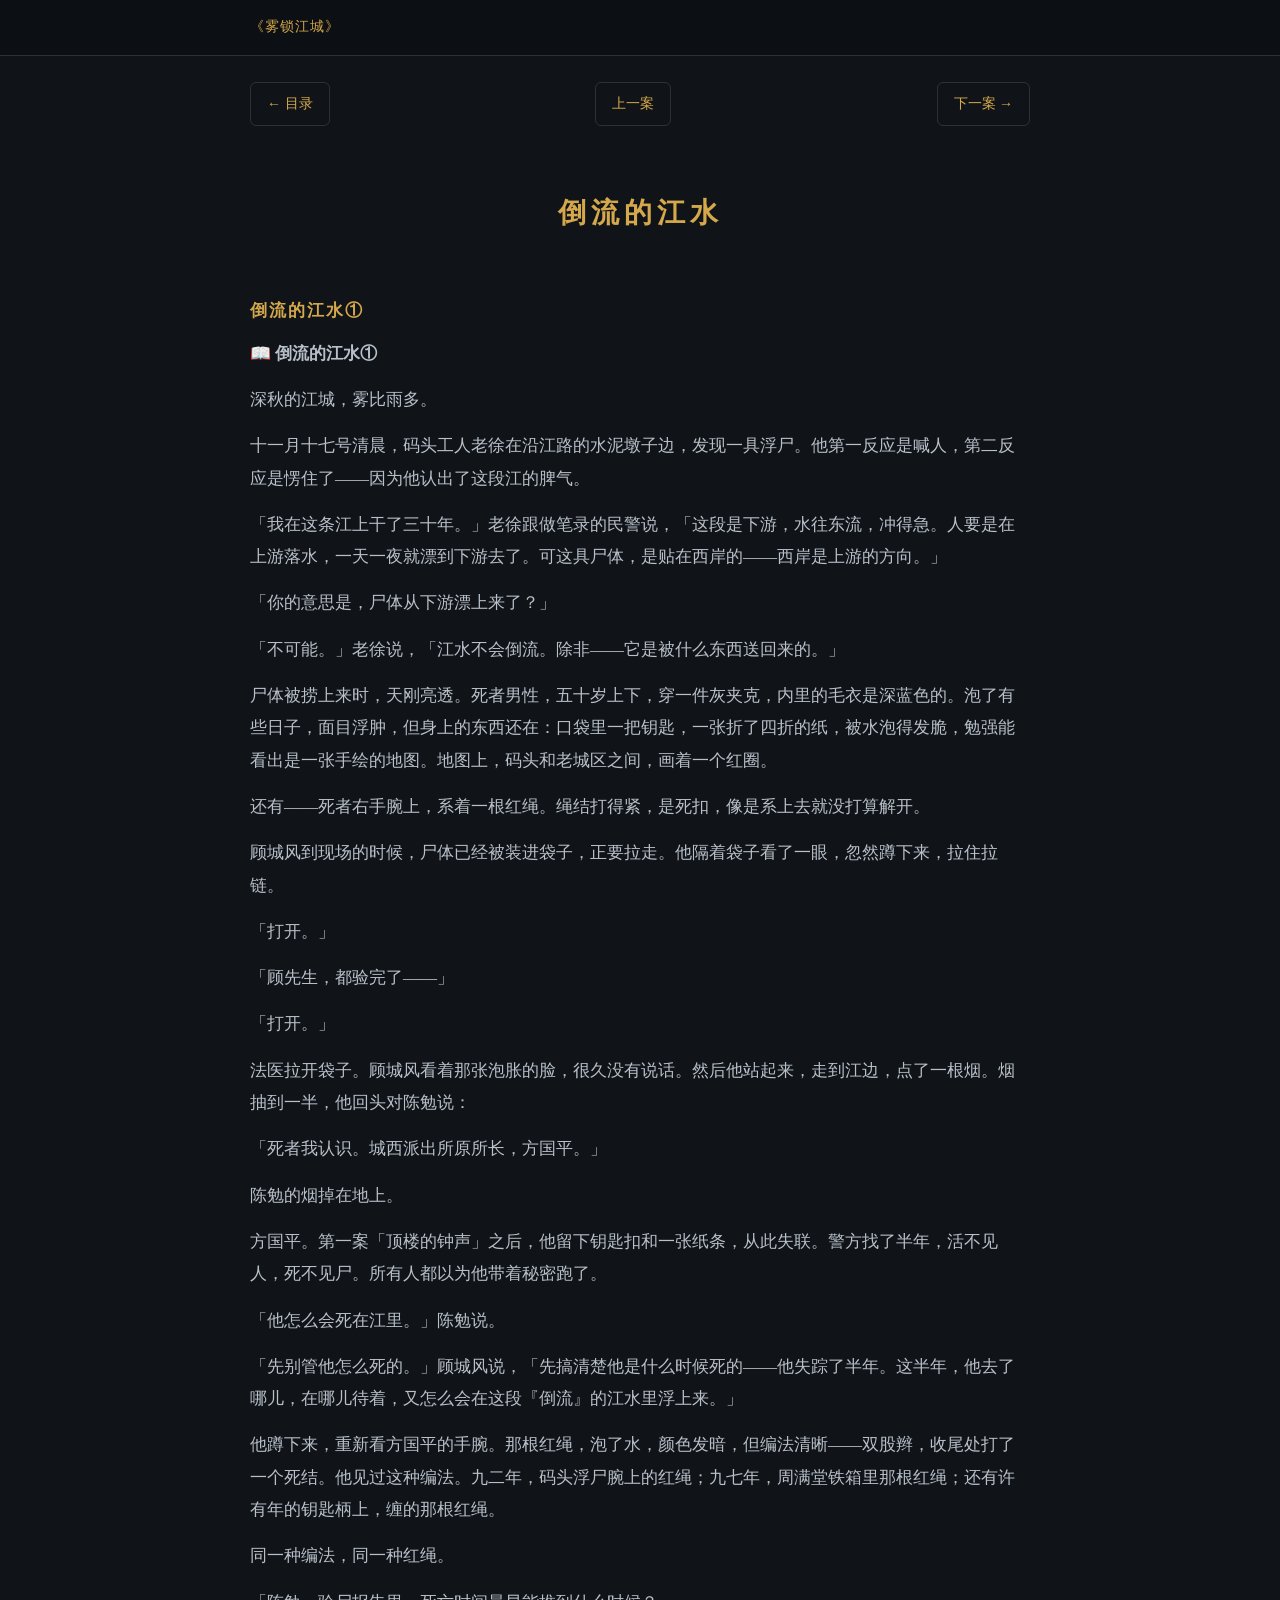
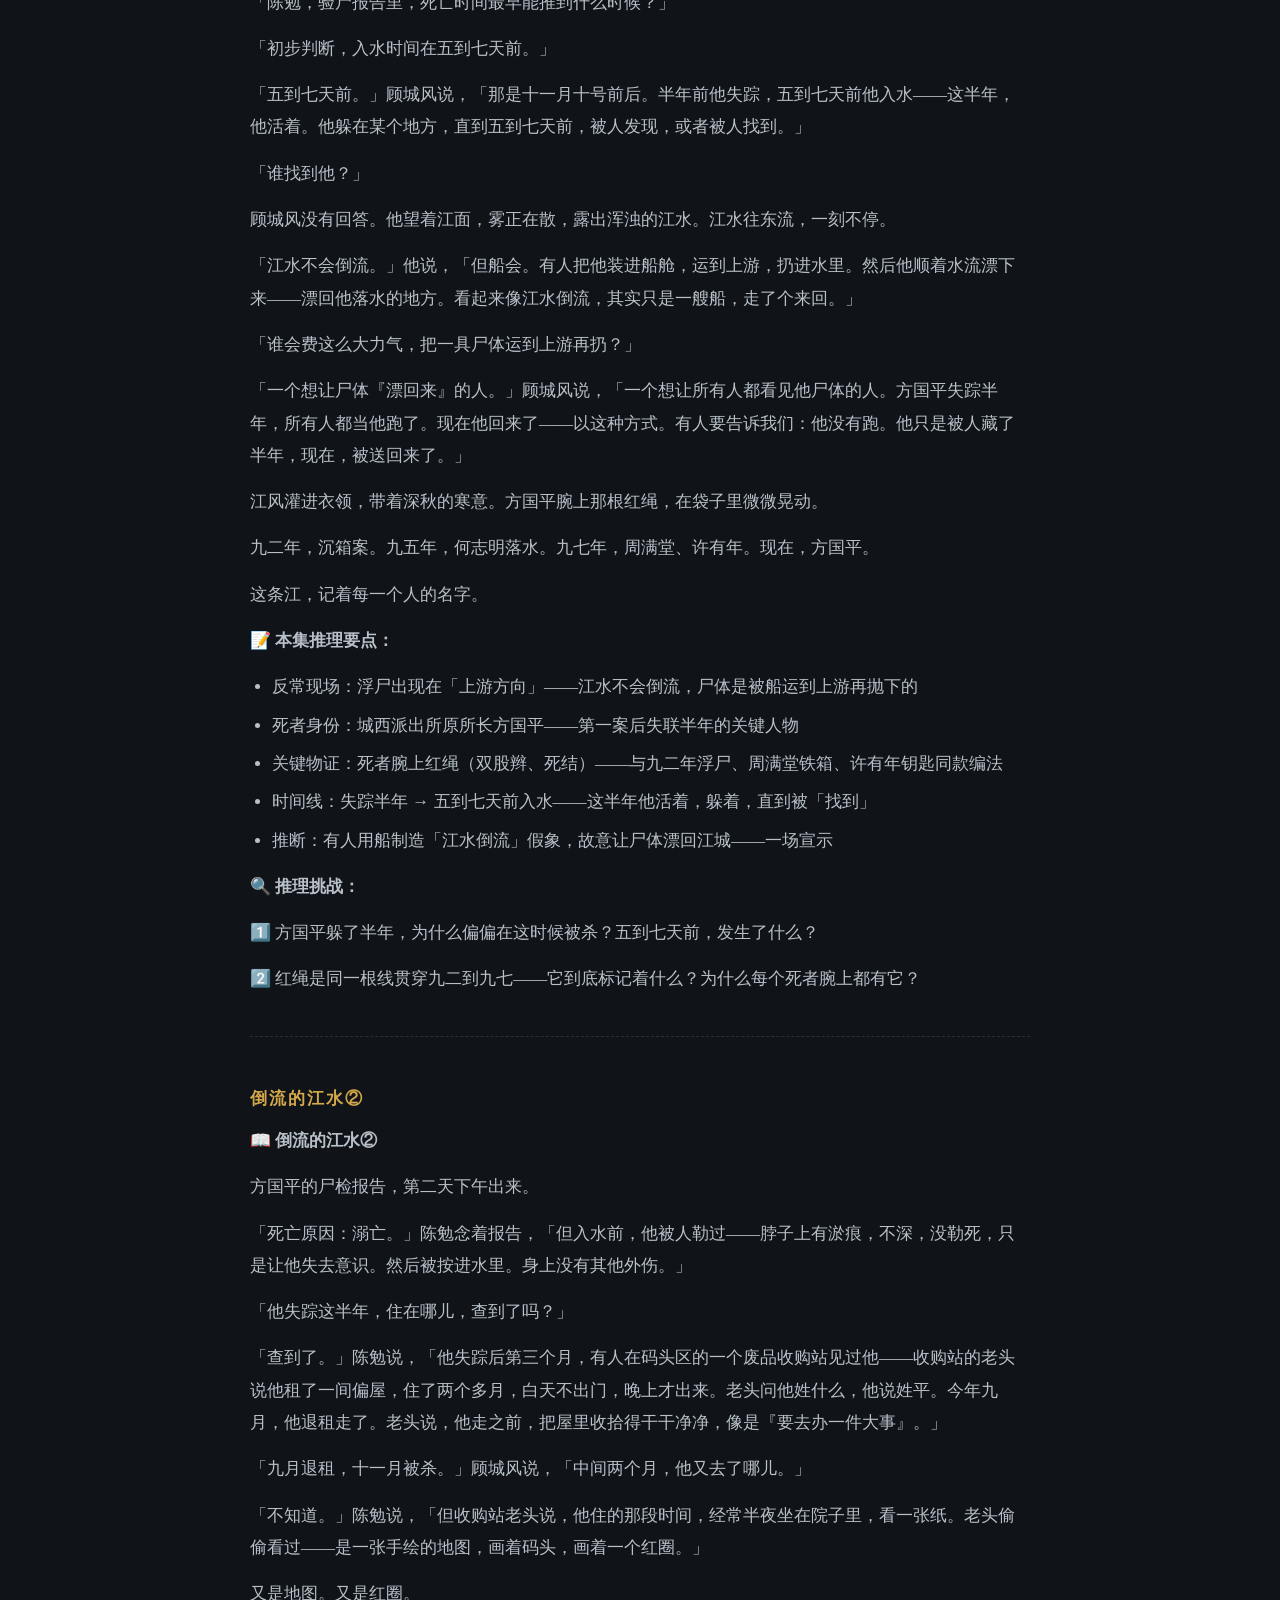
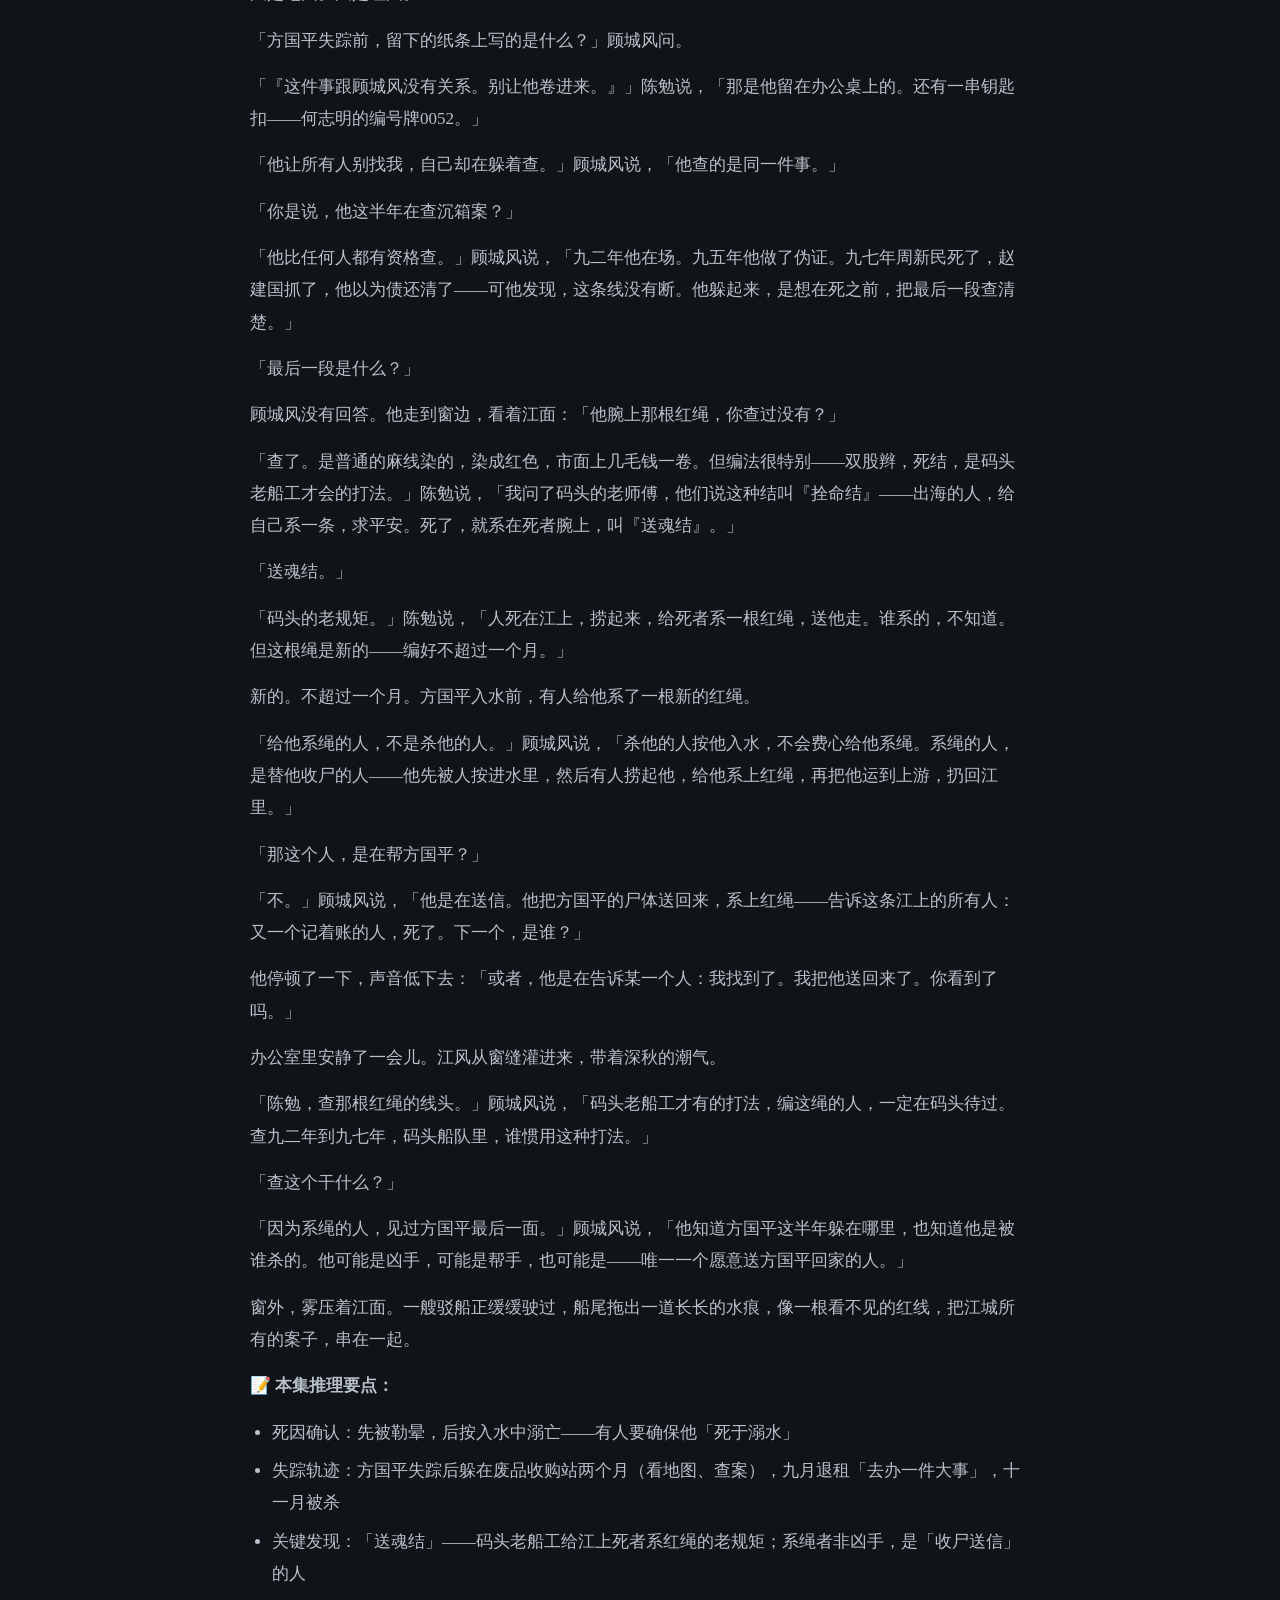
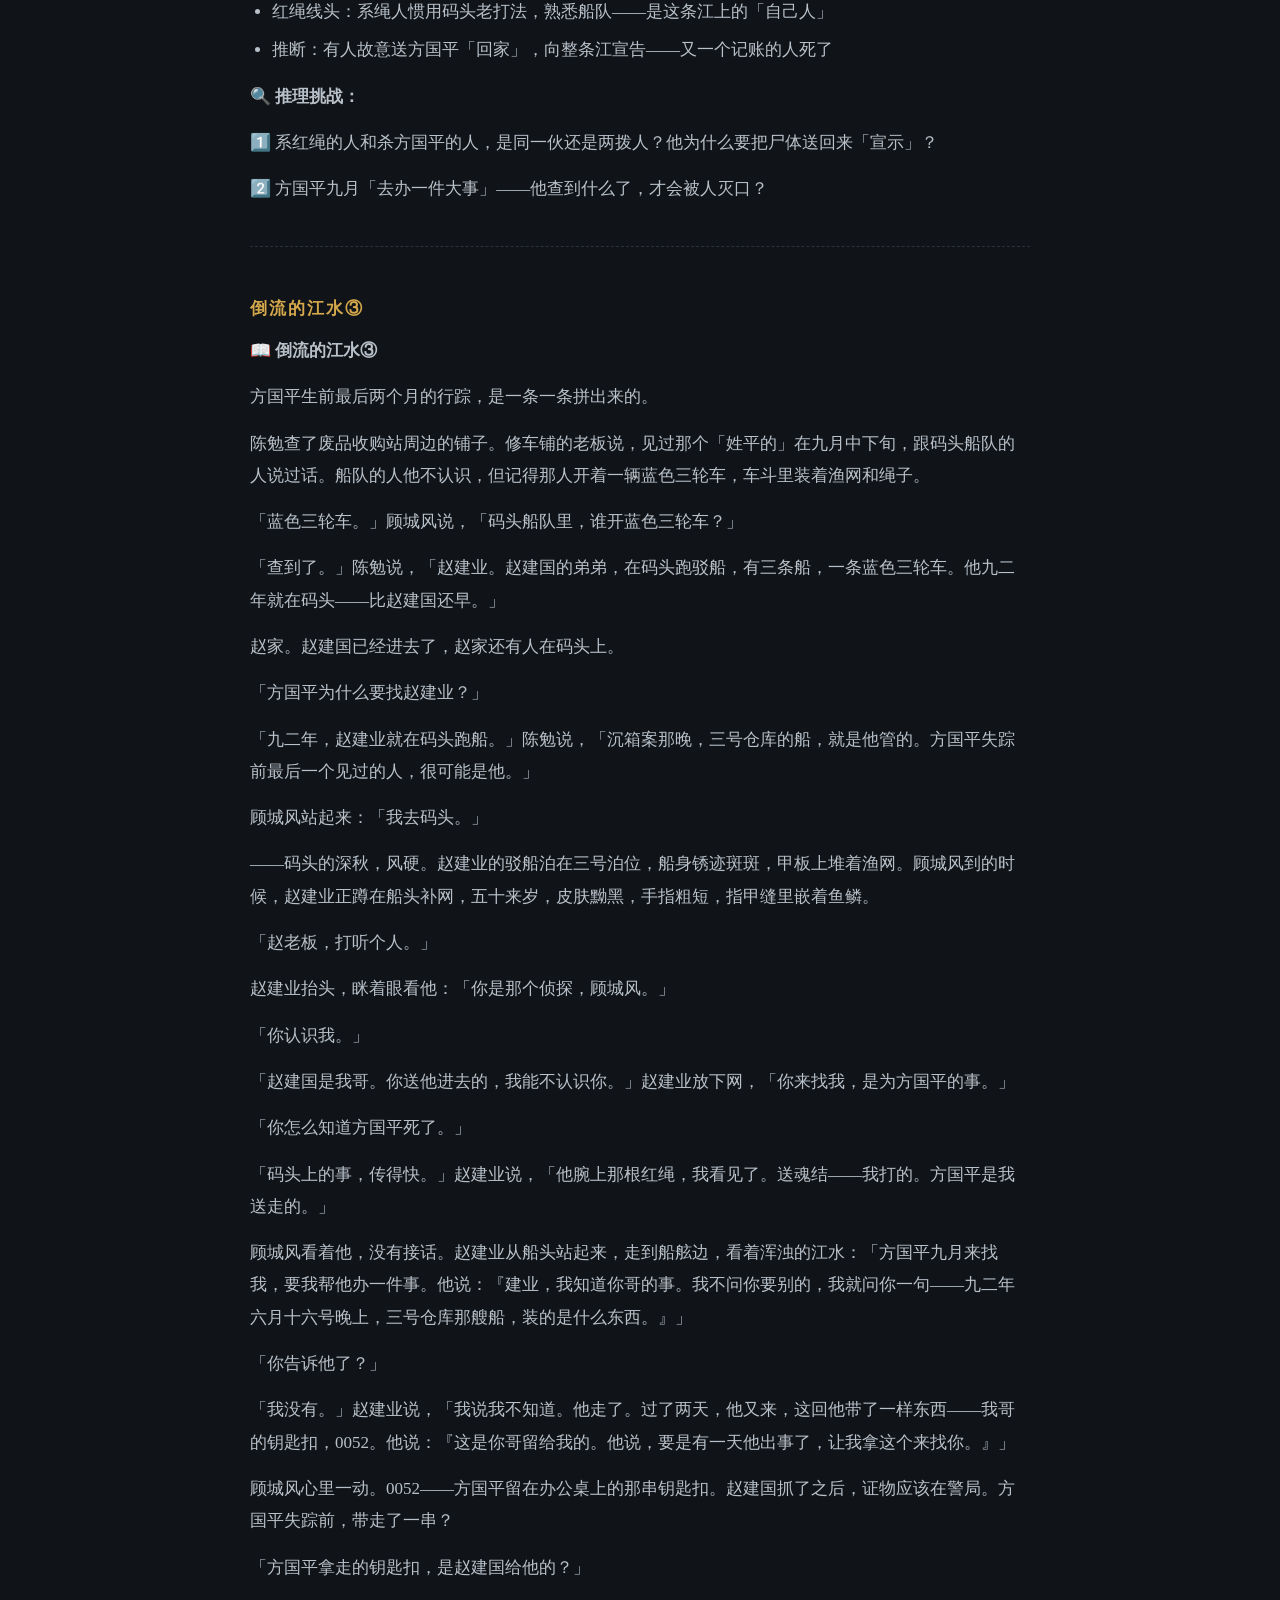
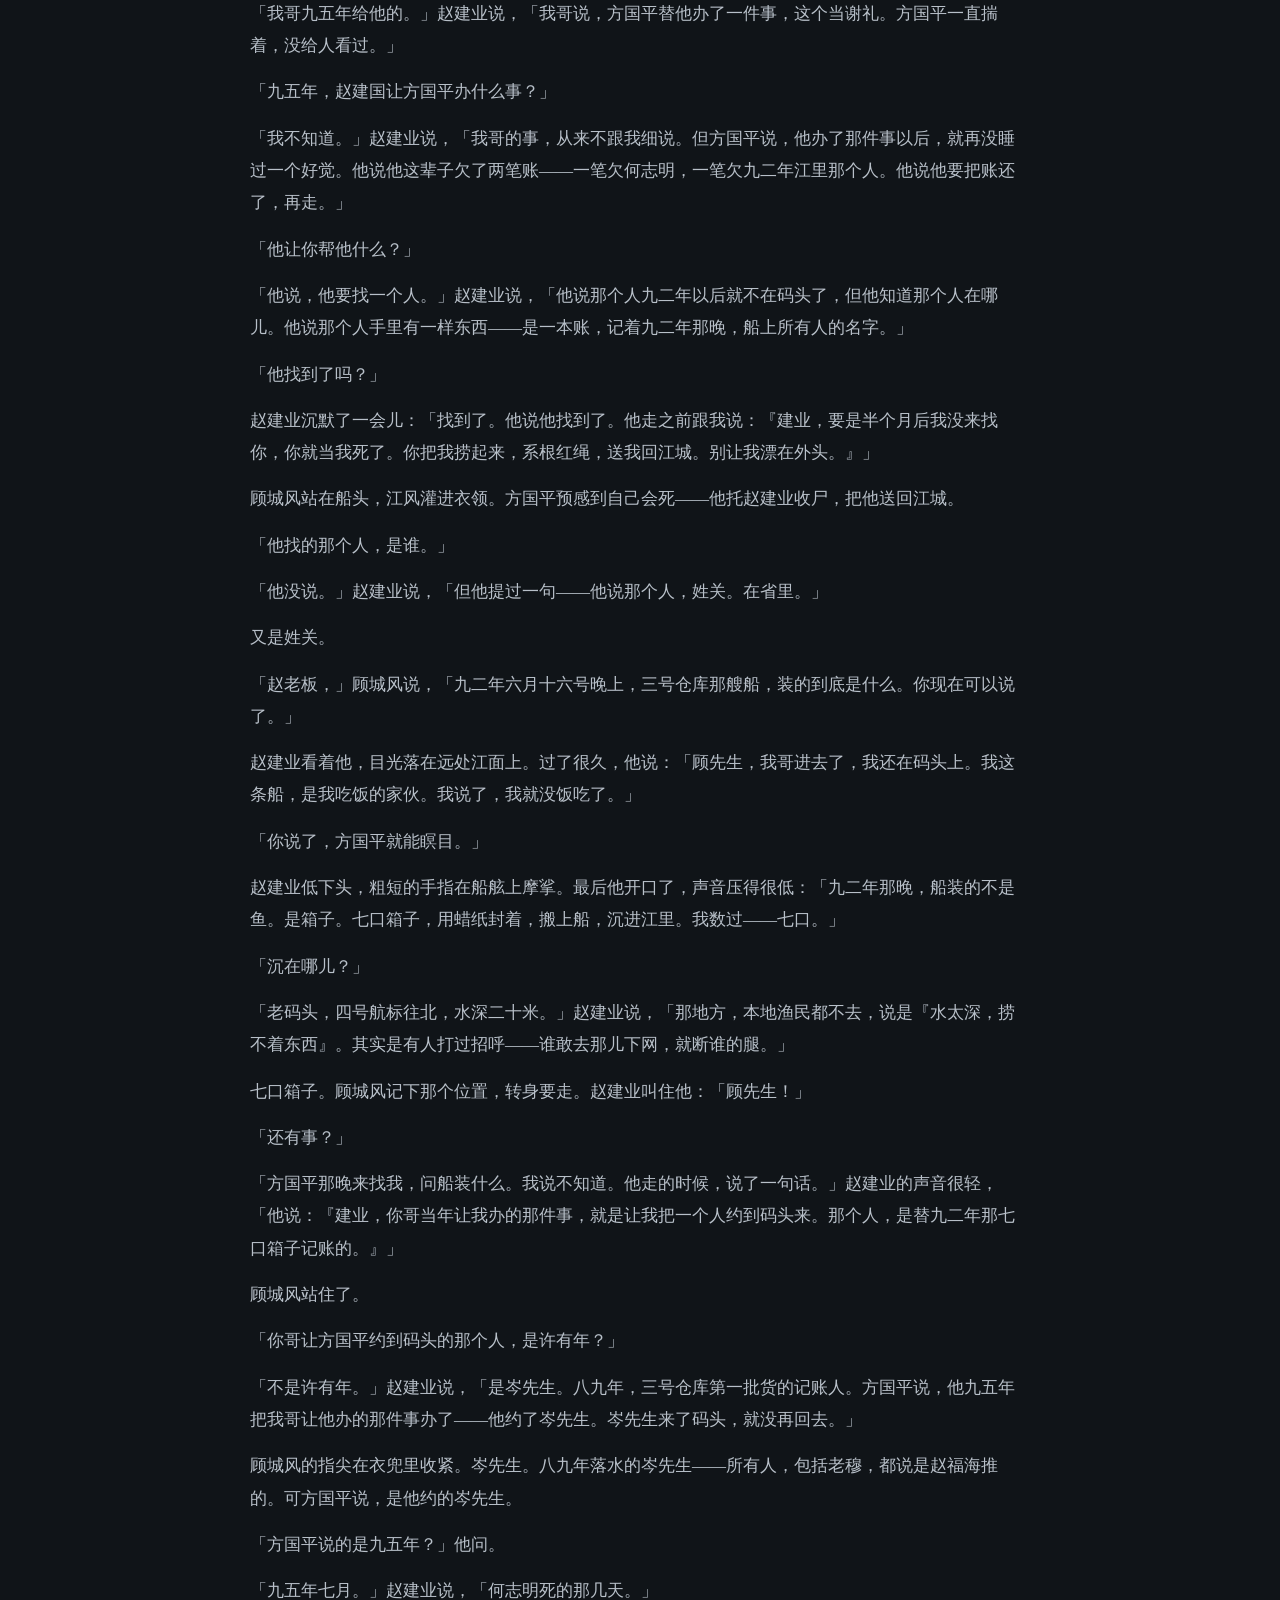
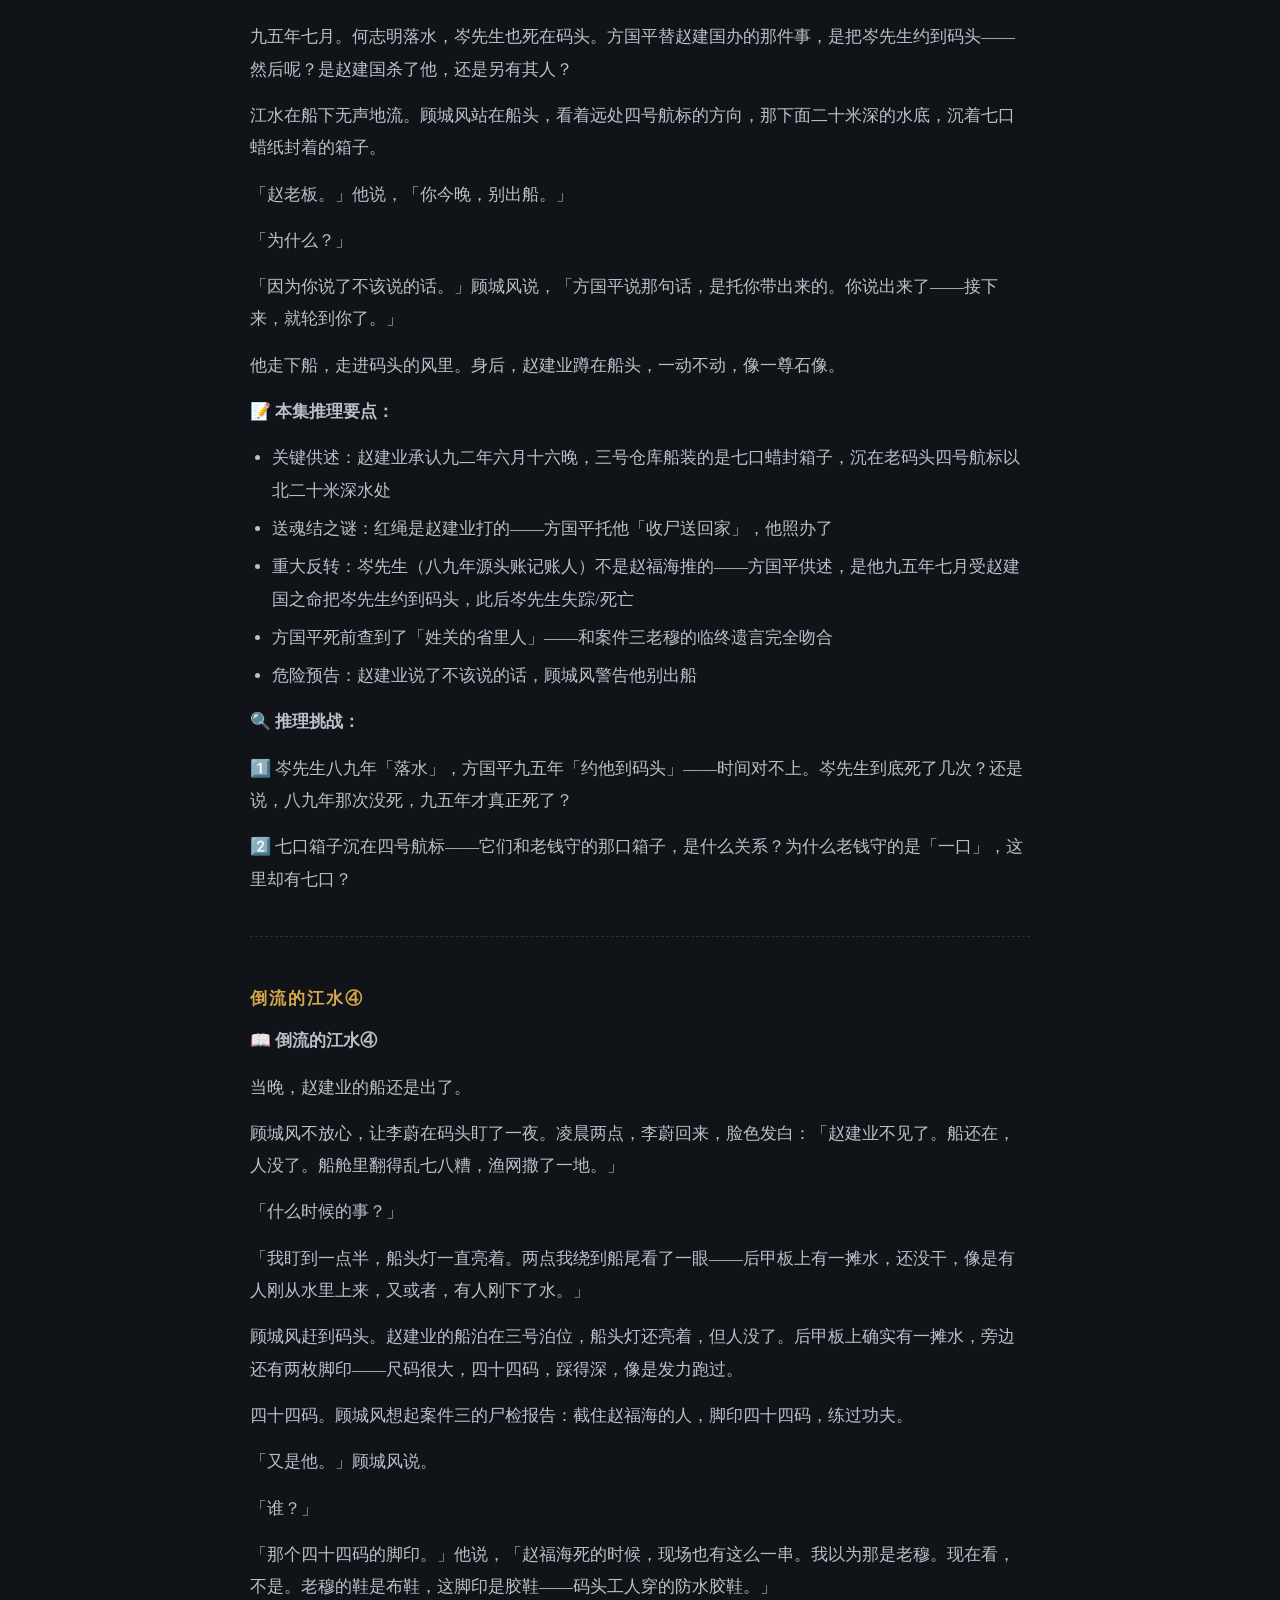
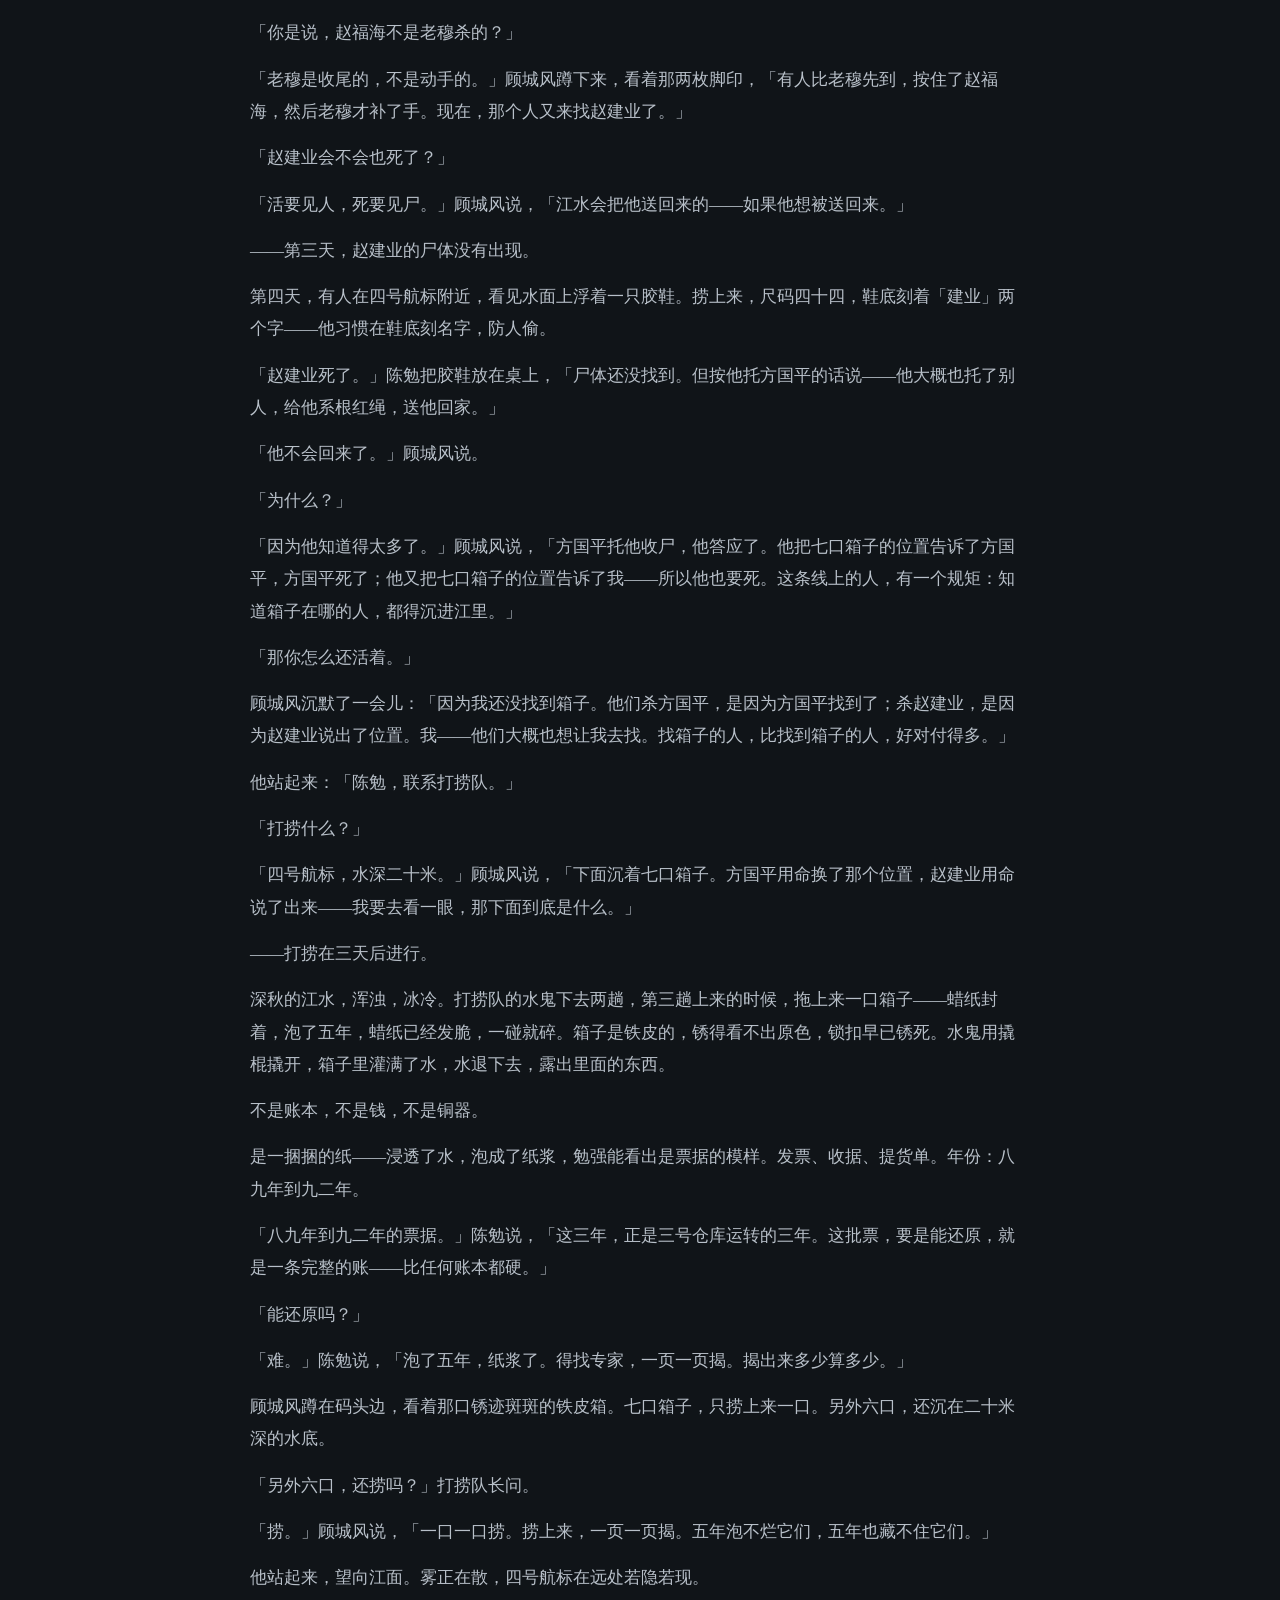
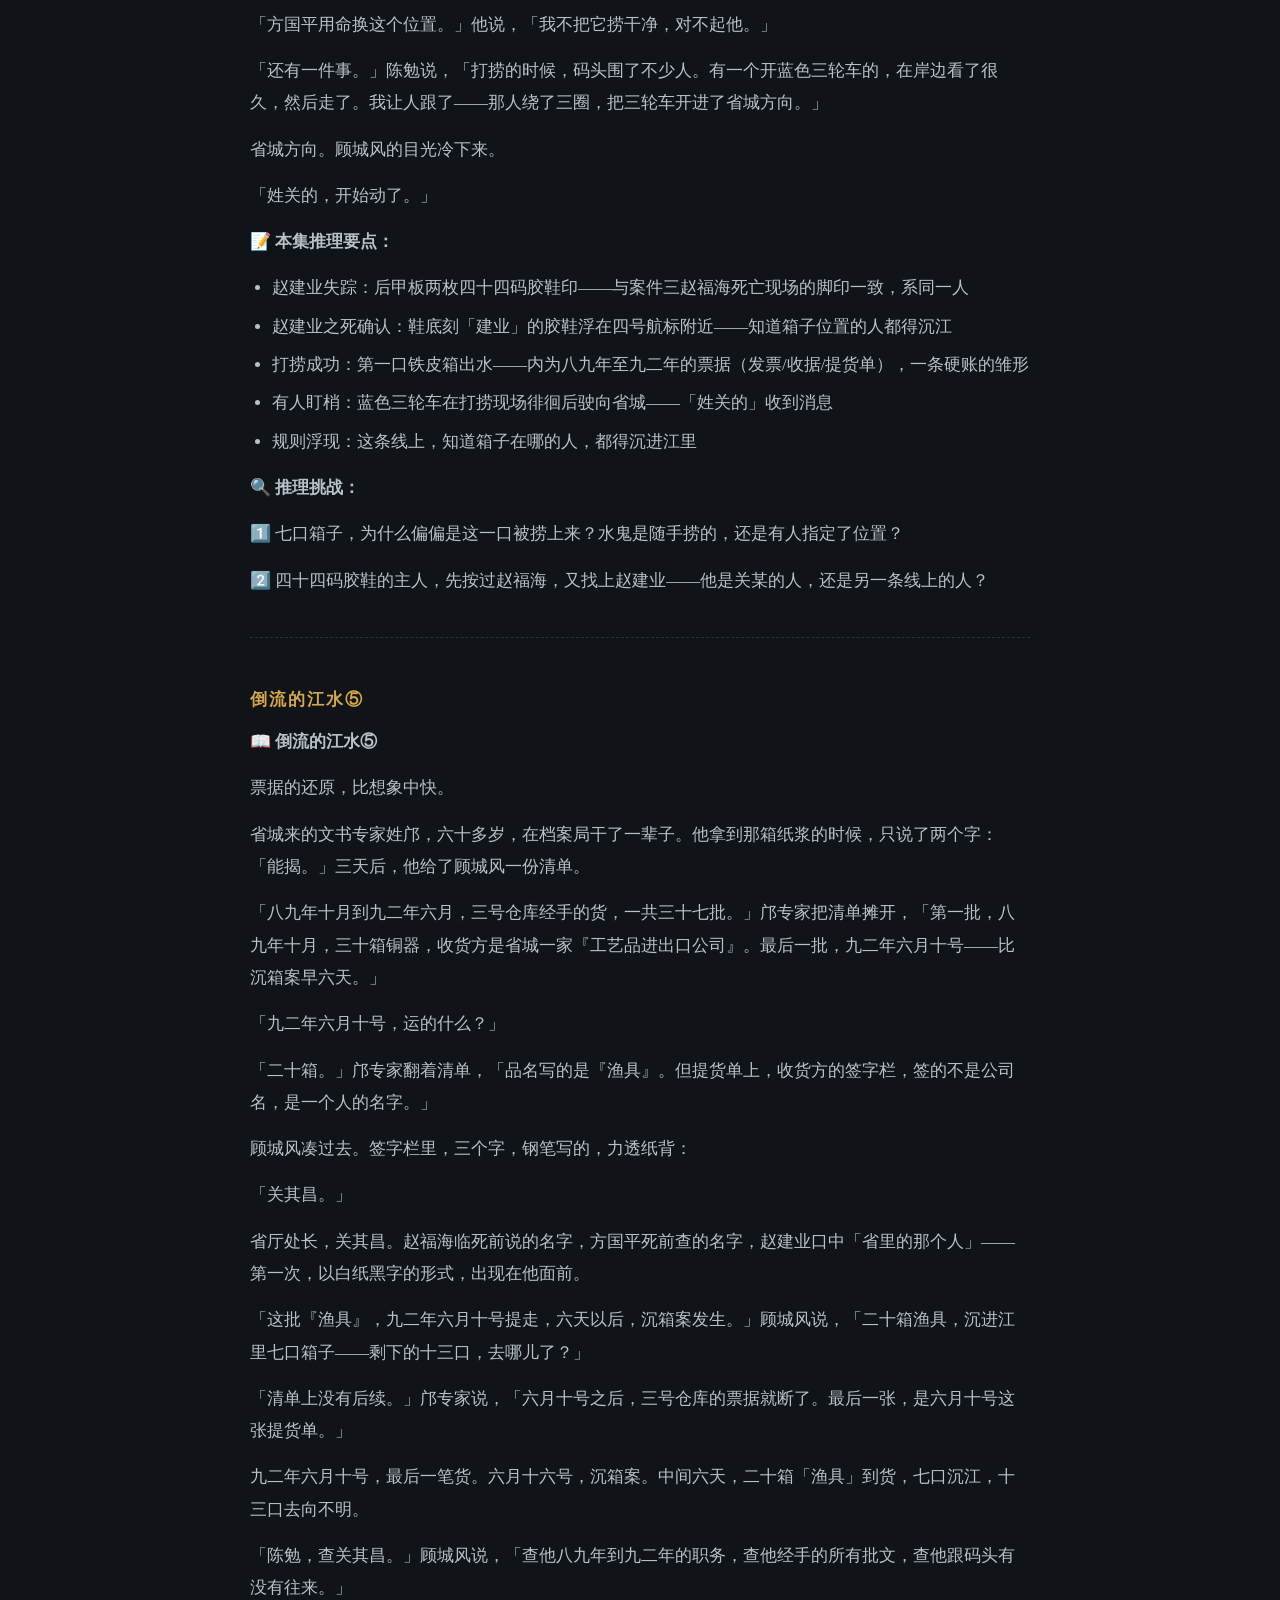
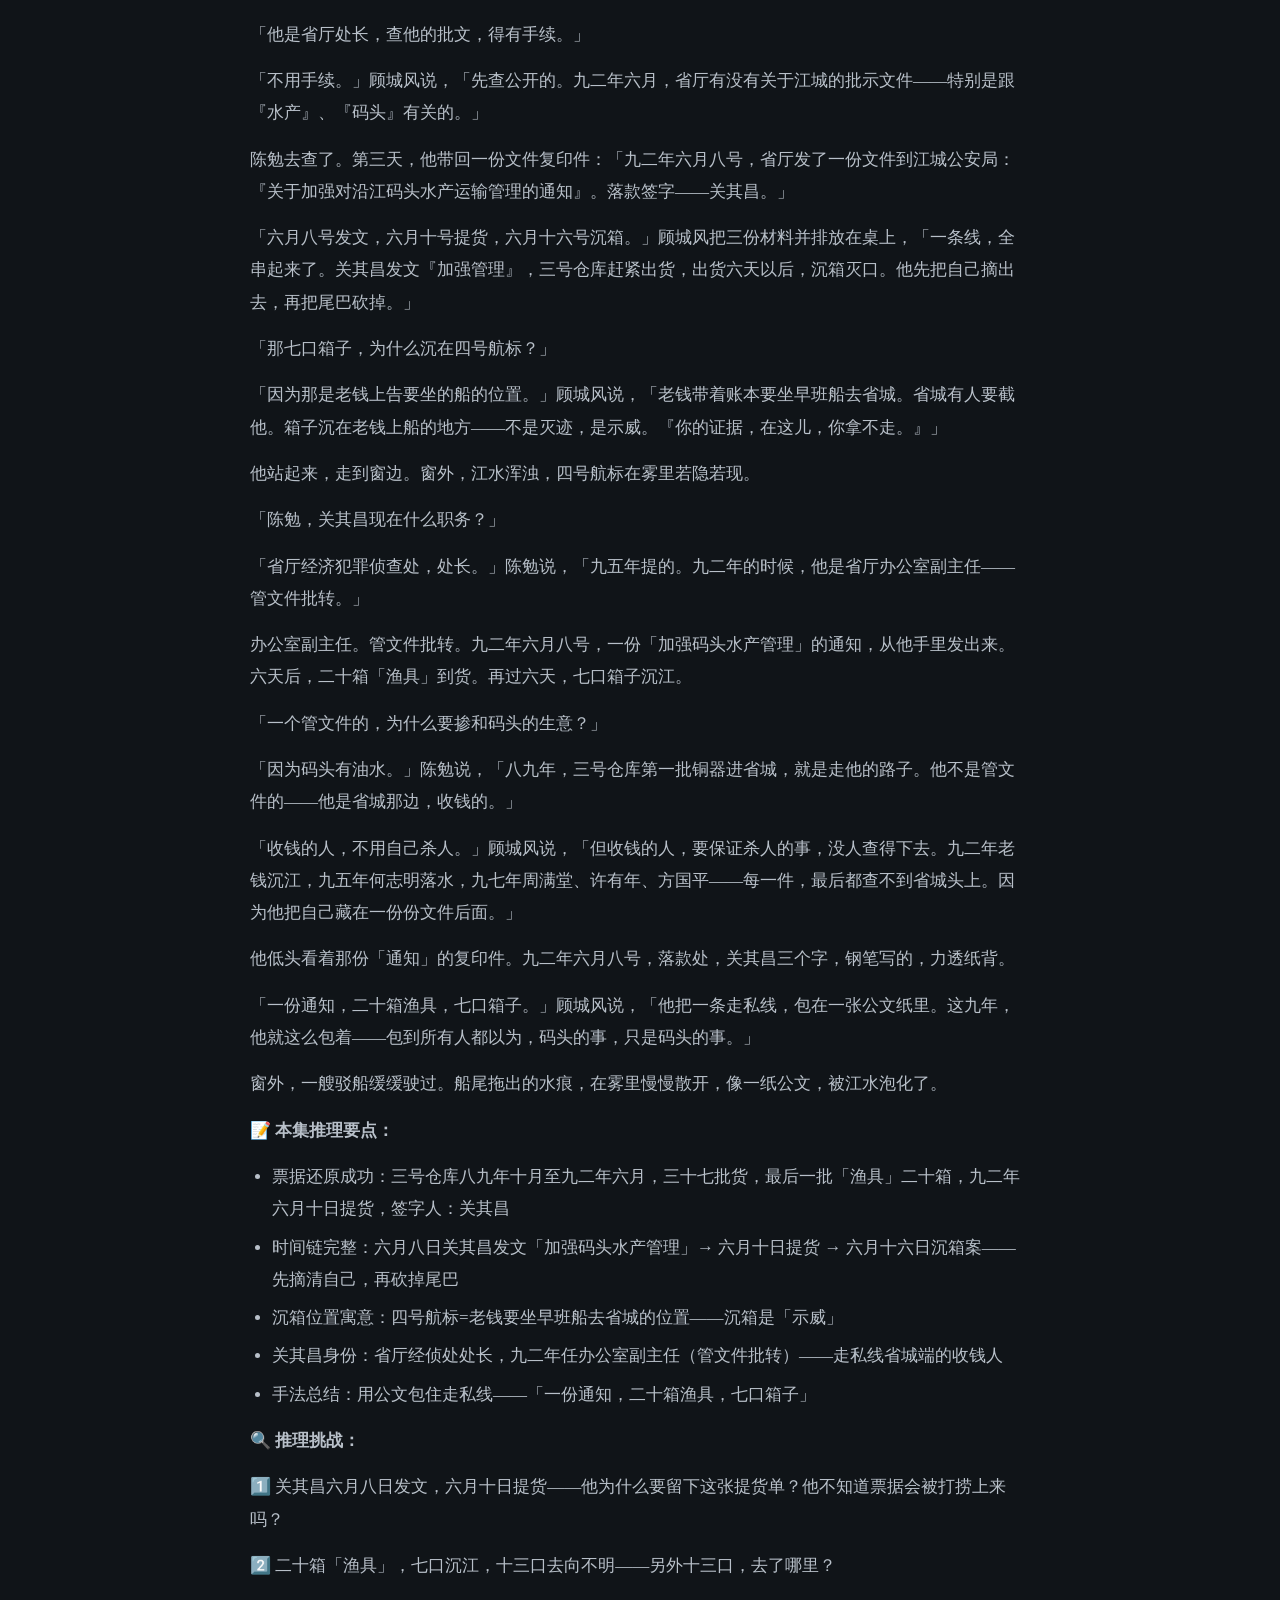
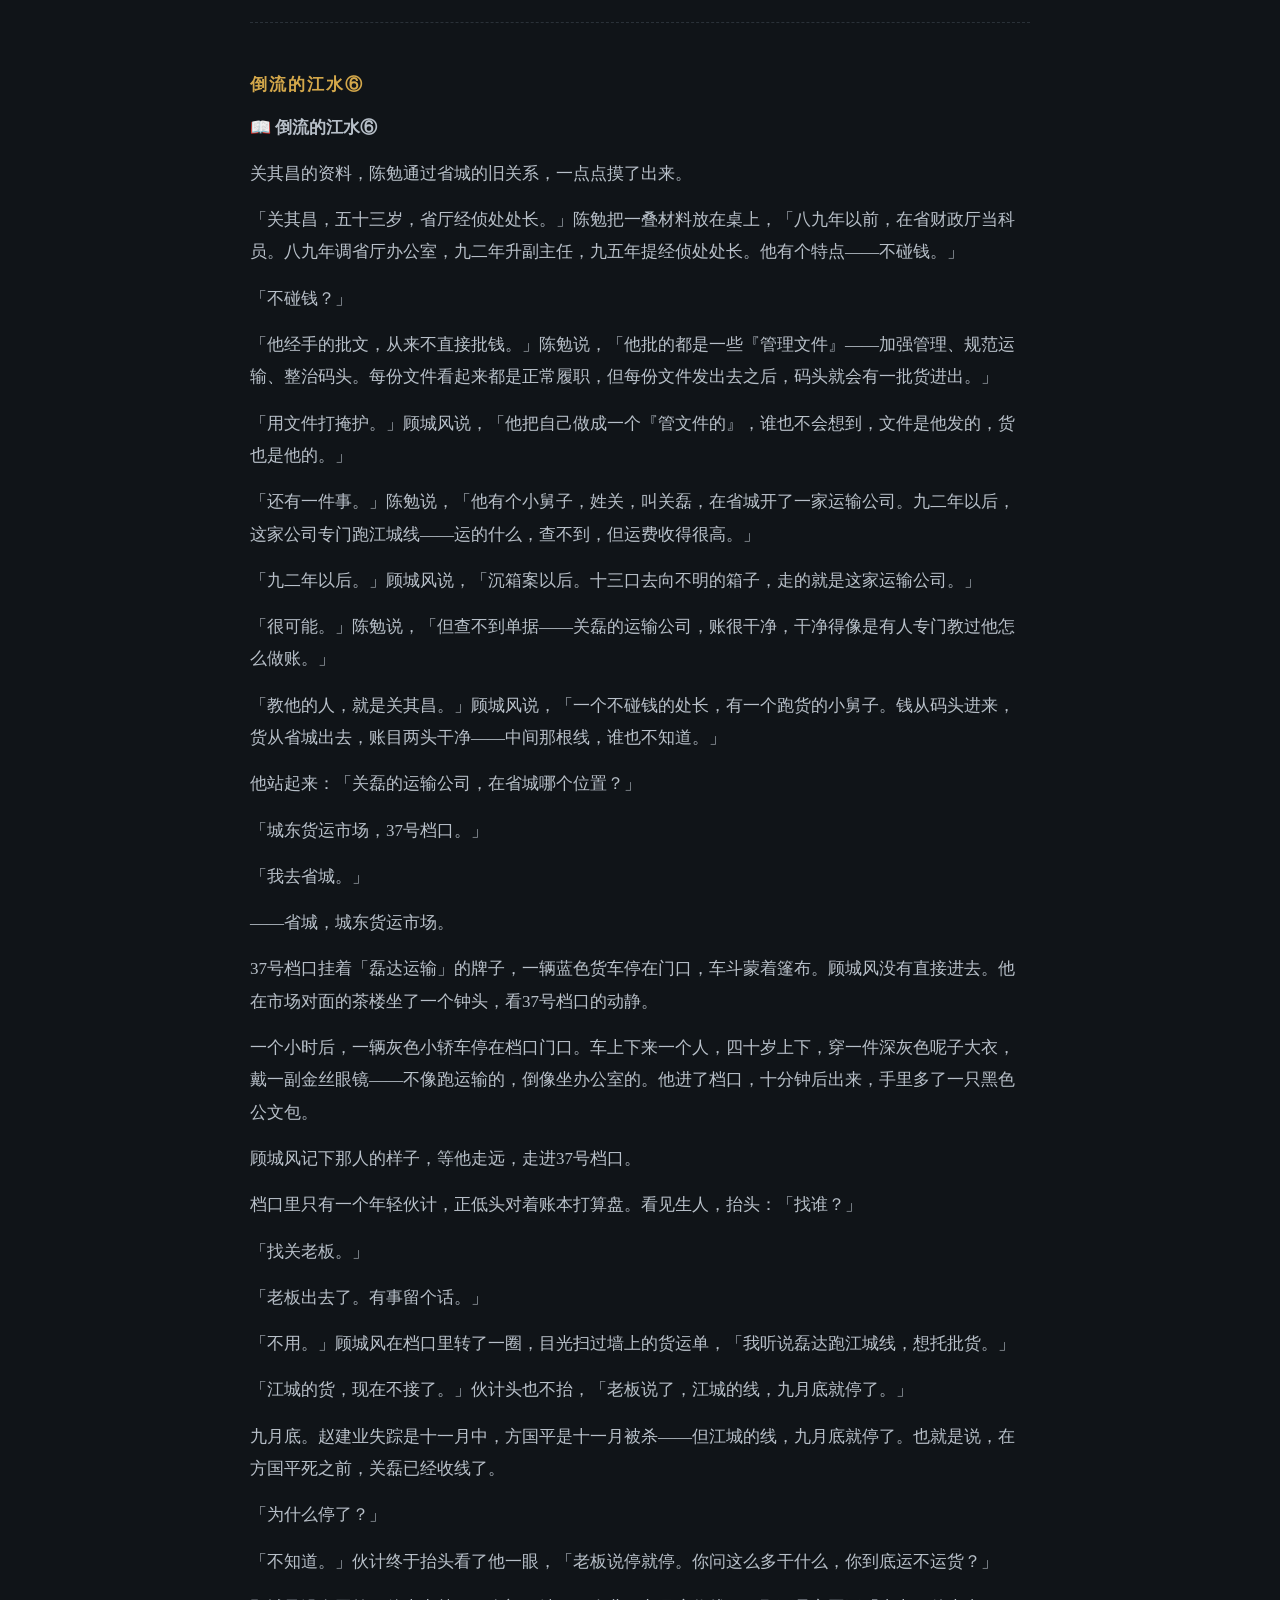
<file: chapters/case4.html>
<!DOCTYPE html>
<html lang="zh-CN">
<head>
<meta charset="UTF-8">
<meta name="viewport" content="width=device-width, initial-scale=1.0">
<title>《雾锁江城》· 倒流的江水</title>
<link rel="stylesheet" href="../style.css">
</head>
<body>
<header class="site-header">
<div class="container">
<p class="breadcrumb"><a href="../index.html">《雾锁江城》</a></p>
</div>
</header>
<main class="container">
<nav class="case-nav"><a href="../index.html">← 目录</a><a href="case3.html">上一案</a><a href="case5.html">下一案 →</a></nav>
<h2 class="case-title">倒流的江水</h2><section class="chapter" id="ch1"><h3 class="chapter-title">倒流的江水①</h3><p>📖 <strong>倒流的江水①</strong></p>
<p>深秋的江城，雾比雨多。</p>
<p>十一月十七号清晨，码头工人老徐在沿江路的水泥墩子边，发现一具浮尸。他第一反应是喊人，第二反应是愣住了——因为他认出了这段江的脾气。</p>
<p>「我在这条江上干了三十年。」老徐跟做笔录的民警说，「这段是下游，水往东流，冲得急。人要是在上游落水，一天一夜就漂到下游去了。可这具尸体，是贴在西岸的——西岸是上游的方向。」</p>
<p>「你的意思是，尸体从下游漂上来了？」</p>
<p>「不可能。」老徐说，「江水不会倒流。除非——它是被什么东西送回来的。」</p>
<p>尸体被捞上来时，天刚亮透。死者男性，五十岁上下，穿一件灰夹克，内里的毛衣是深蓝色的。泡了有些日子，面目浮肿，但身上的东西还在：口袋里一把钥匙，一张折了四折的纸，被水泡得发脆，勉强能看出是一张手绘的地图。地图上，码头和老城区之间，画着一个红圈。</p>
<p>还有——死者右手腕上，系着一根红绳。绳结打得紧，是死扣，像是系上去就没打算解开。</p>
<p>顾城风到现场的时候，尸体已经被装进袋子，正要拉走。他隔着袋子看了一眼，忽然蹲下来，拉住拉链。</p>
<p>「打开。」</p>
<p>「顾先生，都验完了——」</p>
<p>「打开。」</p>
<p>法医拉开袋子。顾城风看着那张泡胀的脸，很久没有说话。然后他站起来，走到江边，点了一根烟。烟抽到一半，他回头对陈勉说：</p>
<p>「死者我认识。城西派出所原所长，方国平。」</p>
<p>陈勉的烟掉在地上。</p>
<p>方国平。第一案「顶楼的钟声」之后，他留下钥匙扣和一张纸条，从此失联。警方找了半年，活不见人，死不见尸。所有人都以为他带着秘密跑了。</p>
<p>「他怎么会死在江里。」陈勉说。</p>
<p>「先别管他怎么死的。」顾城风说，「先搞清楚他是什么时候死的——他失踪了半年。这半年，他去了哪儿，在哪儿待着，又怎么会在这段『倒流』的江水里浮上来。」</p>
<p>他蹲下来，重新看方国平的手腕。那根红绳，泡了水，颜色发暗，但编法清晰——双股辫，收尾处打了一个死结。他见过这种编法。九二年，码头浮尸腕上的红绳；九七年，周满堂铁箱里那根红绳；还有许有年的钥匙柄上，缠的那根红绳。</p>
<p>同一种编法，同一种红绳。</p>
<p>「陈勉，验尸报告里，死亡时间最早能推到什么时候？」</p>
<p>「初步判断，入水时间在五到七天前。」</p>
<p>「五到七天前。」顾城风说，「那是十一月十号前后。半年前他失踪，五到七天前他入水——这半年，他活着。他躲在某个地方，直到五到七天前，被人发现，或者被人找到。」</p>
<p>「谁找到他？」</p>
<p>顾城风没有回答。他望着江面，雾正在散，露出浑浊的江水。江水往东流，一刻不停。</p>
<p>「江水不会倒流。」他说，「但船会。有人把他装进船舱，运到上游，扔进水里。然后他顺着水流漂下来——漂回他落水的地方。看起来像江水倒流，其实只是一艘船，走了个来回。」</p>
<p>「谁会费这么大力气，把一具尸体运到上游再扔？」</p>
<p>「一个想让尸体『漂回来』的人。」顾城风说，「一个想让所有人都看见他尸体的人。方国平失踪半年，所有人都当他跑了。现在他回来了——以这种方式。有人要告诉我们：他没有跑。他只是被人藏了半年，现在，被送回来了。」</p>
<p>江风灌进衣领，带着深秋的寒意。方国平腕上那根红绳，在袋子里微微晃动。</p>
<p>九二年，沉箱案。九五年，何志明落水。九七年，周满堂、许有年。现在，方国平。</p>
<p>这条江，记着每一个人的名字。</p>
<p>📝 <strong>本集推理要点：</strong></p>
<ul>
<li>反常现场：浮尸出现在「上游方向」——江水不会倒流，尸体是被船运到上游再抛下的</li>
<li>死者身份：城西派出所原所长方国平——第一案后失联半年的关键人物</li>
<li>关键物证：死者腕上红绳（双股辫、死结）——与九二年浮尸、周满堂铁箱、许有年钥匙同款编法</li>
<li>时间线：失踪半年 → 五到七天前入水——这半年他活着，躲着，直到被「找到」</li>
<li>推断：有人用船制造「江水倒流」假象，故意让尸体漂回江城——一场宣示</li>
</ul>
<p>🔍 <strong>推理挑战：</strong></p>
<p>1️⃣ 方国平躲了半年，为什么偏偏在这时候被杀？五到七天前，发生了什么？</p>
<p>2️⃣ 红绳是同一根线贯穿九二到九七——它到底标记着什么？为什么每个死者腕上都有它？</p></section><section class="chapter" id="ch2"><h3 class="chapter-title">倒流的江水②</h3><p>📖 <strong>倒流的江水②</strong></p>
<p>方国平的尸检报告，第二天下午出来。</p>
<p>「死亡原因：溺亡。」陈勉念着报告，「但入水前，他被人勒过——脖子上有淤痕，不深，没勒死，只是让他失去意识。然后被按进水里。身上没有其他外伤。」</p>
<p>「他失踪这半年，住在哪儿，查到了吗？」</p>
<p>「查到了。」陈勉说，「他失踪后第三个月，有人在码头区的一个废品收购站见过他——收购站的老头说他租了一间偏屋，住了两个多月，白天不出门，晚上才出来。老头问他姓什么，他说姓平。今年九月，他退租走了。老头说，他走之前，把屋里收拾得干干净净，像是『要去办一件大事』。」</p>
<p>「九月退租，十一月被杀。」顾城风说，「中间两个月，他又去了哪儿。」</p>
<p>「不知道。」陈勉说，「但收购站老头说，他住的那段时间，经常半夜坐在院子里，看一张纸。老头偷偷看过——是一张手绘的地图，画着码头，画着一个红圈。」</p>
<p>又是地图。又是红圈。</p>
<p>「方国平失踪前，留下的纸条上写的是什么？」顾城风问。</p>
<p>「『这件事跟顾城风没有关系。别让他卷进来。』」陈勉说，「那是他留在办公桌上的。还有一串钥匙扣——何志明的编号牌0052。」</p>
<p>「他让所有人别找我，自己却在躲着查。」顾城风说，「他查的是同一件事。」</p>
<p>「你是说，他这半年在查沉箱案？」</p>
<p>「他比任何人都有资格查。」顾城风说，「九二年他在场。九五年他做了伪证。九七年周新民死了，赵建国抓了，他以为债还清了——可他发现，这条线没有断。他躲起来，是想在死之前，把最后一段查清楚。」</p>
<p>「最后一段是什么？」</p>
<p>顾城风没有回答。他走到窗边，看着江面：「他腕上那根红绳，你查过没有？」</p>
<p>「查了。是普通的麻线染的，染成红色，市面上几毛钱一卷。但编法很特别——双股辫，死结，是码头老船工才会的打法。」陈勉说，「我问了码头的老师傅，他们说这种结叫『拴命结』——出海的人，给自己系一条，求平安。死了，就系在死者腕上，叫『送魂结』。」</p>
<p>「送魂结。」</p>
<p>「码头的老规矩。」陈勉说，「人死在江上，捞起来，给死者系一根红绳，送他走。谁系的，不知道。但这根绳是新的——编好不超过一个月。」</p>
<p>新的。不超过一个月。方国平入水前，有人给他系了一根新的红绳。</p>
<p>「给他系绳的人，不是杀他的人。」顾城风说，「杀他的人按他入水，不会费心给他系绳。系绳的人，是替他收尸的人——他先被人按进水里，然后有人捞起他，给他系上红绳，再把他运到上游，扔回江里。」</p>
<p>「那这个人，是在帮方国平？」</p>
<p>「不。」顾城风说，「他是在送信。他把方国平的尸体送回来，系上红绳——告诉这条江上的所有人：又一个记着账的人，死了。下一个，是谁？」</p>
<p>他停顿了一下，声音低下去：「或者，他是在告诉某一个人：我找到了。我把他送回来了。你看到了吗。」</p>
<p>办公室里安静了一会儿。江风从窗缝灌进来，带着深秋的潮气。</p>
<p>「陈勉，查那根红绳的线头。」顾城风说，「码头老船工才有的打法，编这绳的人，一定在码头待过。查九二年到九七年，码头船队里，谁惯用这种打法。」</p>
<p>「查这个干什么？」</p>
<p>「因为系绳的人，见过方国平最后一面。」顾城风说，「他知道方国平这半年躲在哪里，也知道他是被谁杀的。他可能是凶手，可能是帮手，也可能是——唯一一个愿意送方国平回家的人。」</p>
<p>窗外，雾压着江面。一艘驳船正缓缓驶过，船尾拖出一道长长的水痕，像一根看不见的红线，把江城所有的案子，串在一起。</p>
<p>📝 <strong>本集推理要点：</strong></p>
<ul>
<li>死因确认：先被勒晕，后按入水中溺亡——有人要确保他「死于溺水」</li>
<li>失踪轨迹：方国平失踪后躲在废品收购站两个月（看地图、查案），九月退租「去办一件大事」，十一月被杀</li>
<li>关键发现：「送魂结」——码头老船工给江上死者系红绳的老规矩；系绳者非凶手，是「收尸送信」的人</li>
<li>红绳线头：系绳人惯用码头老打法，熟悉船队——是这条江上的「自己人」</li>
<li>推断：有人故意送方国平「回家」，向整条江宣告——又一个记账的人死了</li>
</ul>
<p>🔍 <strong>推理挑战：</strong></p>
<p>1️⃣ 系红绳的人和杀方国平的人，是同一伙还是两拨人？他为什么要把尸体送回来「宣示」？</p>
<p>2️⃣ 方国平九月「去办一件大事」——他查到什么了，才会被人灭口？</p></section><section class="chapter" id="ch3"><h3 class="chapter-title">倒流的江水③</h3><p>📖 <strong>倒流的江水③</strong></p>
<p>方国平生前最后两个月的行踪，是一条一条拼出来的。</p>
<p>陈勉查了废品收购站周边的铺子。修车铺的老板说，见过那个「姓平的」在九月中下旬，跟码头船队的人说过话。船队的人他不认识，但记得那人开着一辆蓝色三轮车，车斗里装着渔网和绳子。</p>
<p>「蓝色三轮车。」顾城风说，「码头船队里，谁开蓝色三轮车？」</p>
<p>「查到了。」陈勉说，「赵建业。赵建国的弟弟，在码头跑驳船，有三条船，一条蓝色三轮车。他九二年就在码头——比赵建国还早。」</p>
<p>赵家。赵建国已经进去了，赵家还有人在码头上。</p>
<p>「方国平为什么要找赵建业？」</p>
<p>「九二年，赵建业就在码头跑船。」陈勉说，「沉箱案那晚，三号仓库的船，就是他管的。方国平失踪前最后一个见过的人，很可能是他。」</p>
<p>顾城风站起来：「我去码头。」</p>
<p>——码头的深秋，风硬。赵建业的驳船泊在三号泊位，船身锈迹斑斑，甲板上堆着渔网。顾城风到的时候，赵建业正蹲在船头补网，五十来岁，皮肤黝黑，手指粗短，指甲缝里嵌着鱼鳞。</p>
<p>「赵老板，打听个人。」</p>
<p>赵建业抬头，眯着眼看他：「你是那个侦探，顾城风。」</p>
<p>「你认识我。」</p>
<p>「赵建国是我哥。你送他进去的，我能不认识你。」赵建业放下网，「你来找我，是为方国平的事。」</p>
<p>「你怎么知道方国平死了。」</p>
<p>「码头上的事，传得快。」赵建业说，「他腕上那根红绳，我看见了。送魂结——我打的。方国平是我送走的。」</p>
<p>顾城风看着他，没有接话。赵建业从船头站起来，走到船舷边，看着浑浊的江水：「方国平九月来找我，要我帮他办一件事。他说：『建业，我知道你哥的事。我不问你要别的，我就问你一句——九二年六月十六号晚上，三号仓库那艘船，装的是什么东西。』」</p>
<p>「你告诉他了？」</p>
<p>「我没有。」赵建业说，「我说我不知道。他走了。过了两天，他又来，这回他带了一样东西——我哥的钥匙扣，0052。他说：『这是你哥留给我的。他说，要是有一天他出事了，让我拿这个来找你。』」</p>
<p>顾城风心里一动。0052——方国平留在办公桌上的那串钥匙扣。赵建国抓了之后，证物应该在警局。方国平失踪前，带走了一串？</p>
<p>「方国平拿走的钥匙扣，是赵建国给他的？」</p>
<p>「我哥九五年给他的。」赵建业说，「我哥说，方国平替他办了一件事，这个当谢礼。方国平一直揣着，没给人看过。」</p>
<p>「九五年，赵建国让方国平办什么事？」</p>
<p>「我不知道。」赵建业说，「我哥的事，从来不跟我细说。但方国平说，他办了那件事以后，就再没睡过一个好觉。他说他这辈子欠了两笔账——一笔欠何志明，一笔欠九二年江里那个人。他说他要把账还了，再走。」</p>
<p>「他让你帮他什么？」</p>
<p>「他说，他要找一个人。」赵建业说，「他说那个人九二年以后就不在码头了，但他知道那个人在哪儿。他说那个人手里有一样东西——是一本账，记着九二年那晚，船上所有人的名字。」</p>
<p>「他找到了吗？」</p>
<p>赵建业沉默了一会儿：「找到了。他说他找到了。他走之前跟我说：『建业，要是半个月后我没来找你，你就当我死了。你把我捞起来，系根红绳，送我回江城。别让我漂在外头。』」</p>
<p>顾城风站在船头，江风灌进衣领。方国平预感到自己会死——他托赵建业收尸，把他送回江城。</p>
<p>「他找的那个人，是谁。」</p>
<p>「他没说。」赵建业说，「但他提过一句——他说那个人，姓关。在省里。」</p>
<p>又是姓关。</p>
<p>「赵老板，」顾城风说，「九二年六月十六号晚上，三号仓库那艘船，装的到底是什么。你现在可以说了。」</p>
<p>赵建业看着他，目光落在远处江面上。过了很久，他说：「顾先生，我哥进去了，我还在码头上。我这条船，是我吃饭的家伙。我说了，我就没饭吃了。」</p>
<p>「你说了，方国平就能瞑目。」</p>
<p>赵建业低下头，粗短的手指在船舷上摩挲。最后他开口了，声音压得很低：「九二年那晚，船装的不是鱼。是箱子。七口箱子，用蜡纸封着，搬上船，沉进江里。我数过——七口。」</p>
<p>「沉在哪儿？」</p>
<p>「老码头，四号航标往北，水深二十米。」赵建业说，「那地方，本地渔民都不去，说是『水太深，捞不着东西』。其实是有人打过招呼——谁敢去那儿下网，就断谁的腿。」</p>
<p>七口箱子。顾城风记下那个位置，转身要走。赵建业叫住他：「顾先生！」</p>
<p>「还有事？」</p>
<p>「方国平那晚来找我，问船装什么。我说不知道。他走的时候，说了一句话。」赵建业的声音很轻，「他说：『建业，你哥当年让我办的那件事，就是让我把一个人约到码头来。那个人，是替九二年那七口箱子记账的。』」</p>
<p>顾城风站住了。</p>
<p>「你哥让方国平约到码头的那个人，是许有年？」</p>
<p>「不是许有年。」赵建业说，「是岑先生。八九年，三号仓库第一批货的记账人。方国平说，他九五年把我哥让他办的那件事办了——他约了岑先生。岑先生来了码头，就没再回去。」</p>
<p>顾城风的指尖在衣兜里收紧。岑先生。八九年落水的岑先生——所有人，包括老穆，都说是赵福海推的。可方国平说，是他约的岑先生。</p>
<p>「方国平说的是九五年？」他问。</p>
<p>「九五年七月。」赵建业说，「何志明死的那几天。」</p>
<p>九五年七月。何志明落水，岑先生也死在码头。方国平替赵建国办的那件事，是把岑先生约到码头——然后呢？是赵建国杀了他，还是另有其人？</p>
<p>江水在船下无声地流。顾城风站在船头，看着远处四号航标的方向，那下面二十米深的水底，沉着七口蜡纸封着的箱子。</p>
<p>「赵老板。」他说，「你今晚，别出船。」</p>
<p>「为什么？」</p>
<p>「因为你说了不该说的话。」顾城风说，「方国平说那句话，是托你带出来的。你说出来了——接下来，就轮到你了。」</p>
<p>他走下船，走进码头的风里。身后，赵建业蹲在船头，一动不动，像一尊石像。</p>
<p>📝 <strong>本集推理要点：</strong></p>
<ul>
<li>关键供述：赵建业承认九二年六月十六晚，三号仓库船装的是七口蜡封箱子，沉在老码头四号航标以北二十米深水处</li>
<li>送魂结之谜：红绳是赵建业打的——方国平托他「收尸送回家」，他照办了</li>
<li>重大反转：岑先生（八九年源头账记账人）不是赵福海推的——方国平供述，是他九五年七月受赵建国之命把岑先生约到码头，此后岑先生失踪/死亡</li>
<li>方国平死前查到了「姓关的省里人」——和案件三老穆的临终遗言完全吻合</li>
<li>危险预告：赵建业说了不该说的话，顾城风警告他别出船</li>
</ul>
<p>🔍 <strong>推理挑战：</strong></p>
<p>1️⃣ 岑先生八九年「落水」，方国平九五年「约他到码头」——时间对不上。岑先生到底死了几次？还是说，八九年那次没死，九五年才真正死了？</p>
<p>2️⃣ 七口箱子沉在四号航标——它们和老钱守的那口箱子，是什么关系？为什么老钱守的是「一口」，这里却有七口？</p></section><section class="chapter" id="ch4"><h3 class="chapter-title">倒流的江水④</h3><p>📖 <strong>倒流的江水④</strong></p>
<p>当晚，赵建业的船还是出了。</p>
<p>顾城风不放心，让李蔚在码头盯了一夜。凌晨两点，李蔚回来，脸色发白：「赵建业不见了。船还在，人没了。船舱里翻得乱七八糟，渔网撒了一地。」</p>
<p>「什么时候的事？」</p>
<p>「我盯到一点半，船头灯一直亮着。两点我绕到船尾看了一眼——后甲板上有一摊水，还没干，像是有人刚从水里上来，又或者，有人刚下了水。」</p>
<p>顾城风赶到码头。赵建业的船泊在三号泊位，船头灯还亮着，但人没了。后甲板上确实有一摊水，旁边还有两枚脚印——尺码很大，四十四码，踩得深，像是发力跑过。</p>
<p>四十四码。顾城风想起案件三的尸检报告：截住赵福海的人，脚印四十四码，练过功夫。</p>
<p>「又是他。」顾城风说。</p>
<p>「谁？」</p>
<p>「那个四十四码的脚印。」他说，「赵福海死的时候，现场也有这么一串。我以为那是老穆。现在看，不是。老穆的鞋是布鞋，这脚印是胶鞋——码头工人穿的防水胶鞋。」</p>
<p>「你是说，赵福海不是老穆杀的？」</p>
<p>「老穆是收尾的，不是动手的。」顾城风蹲下来，看着那两枚脚印，「有人比老穆先到，按住了赵福海，然后老穆才补了手。现在，那个人又来找赵建业了。」</p>
<p>「赵建业会不会也死了？」</p>
<p>「活要见人，死要见尸。」顾城风说，「江水会把他送回来的——如果他想被送回来。」</p>
<p>——第三天，赵建业的尸体没有出现。</p>
<p>第四天，有人在四号航标附近，看见水面上浮着一只胶鞋。捞上来，尺码四十四，鞋底刻着「建业」两个字——他习惯在鞋底刻名字，防人偷。</p>
<p>「赵建业死了。」陈勉把胶鞋放在桌上，「尸体还没找到。但按他托方国平的话说——他大概也托了别人，给他系根红绳，送他回家。」</p>
<p>「他不会回来了。」顾城风说。</p>
<p>「为什么？」</p>
<p>「因为他知道得太多了。」顾城风说，「方国平托他收尸，他答应了。他把七口箱子的位置告诉了方国平，方国平死了；他又把七口箱子的位置告诉了我——所以他也要死。这条线上的人，有一个规矩：知道箱子在哪的人，都得沉进江里。」</p>
<p>「那你怎么还活着。」</p>
<p>顾城风沉默了一会儿：「因为我还没找到箱子。他们杀方国平，是因为方国平找到了；杀赵建业，是因为赵建业说出了位置。我——他们大概也想让我去找。找箱子的人，比找到箱子的人，好对付得多。」</p>
<p>他站起来：「陈勉，联系打捞队。」</p>
<p>「打捞什么？」</p>
<p>「四号航标，水深二十米。」顾城风说，「下面沉着七口箱子。方国平用命换了那个位置，赵建业用命说了出来——我要去看一眼，那下面到底是什么。」</p>
<p>——打捞在三天后进行。</p>
<p>深秋的江水，浑浊，冰冷。打捞队的水鬼下去两趟，第三趟上来的时候，拖上来一口箱子——蜡纸封着，泡了五年，蜡纸已经发脆，一碰就碎。箱子是铁皮的，锈得看不出原色，锁扣早已锈死。水鬼用撬棍撬开，箱子里灌满了水，水退下去，露出里面的东西。</p>
<p>不是账本，不是钱，不是铜器。</p>
<p>是一捆捆的纸——浸透了水，泡成了纸浆，勉强能看出是票据的模样。发票、收据、提货单。年份：八九年到九二年。</p>
<p>「八九年到九二年的票据。」陈勉说，「这三年，正是三号仓库运转的三年。这批票，要是能还原，就是一条完整的账——比任何账本都硬。」</p>
<p>「能还原吗？」</p>
<p>「难。」陈勉说，「泡了五年，纸浆了。得找专家，一页一页揭。揭出来多少算多少。」</p>
<p>顾城风蹲在码头边，看着那口锈迹斑斑的铁皮箱。七口箱子，只捞上来一口。另外六口，还沉在二十米深的水底。</p>
<p>「另外六口，还捞吗？」打捞队长问。</p>
<p>「捞。」顾城风说，「一口一口捞。捞上来，一页一页揭。五年泡不烂它们，五年也藏不住它们。」</p>
<p>他站起来，望向江面。雾正在散，四号航标在远处若隐若现。</p>
<p>「方国平用命换这个位置。」他说，「我不把它捞干净，对不起他。」</p>
<p>「还有一件事。」陈勉说，「打捞的时候，码头围了不少人。有一个开蓝色三轮车的，在岸边看了很久，然后走了。我让人跟了——那人绕了三圈，把三轮车开进了省城方向。」</p>
<p>省城方向。顾城风的目光冷下来。</p>
<p>「姓关的，开始动了。」</p>
<p>📝 <strong>本集推理要点：</strong></p>
<ul>
<li>赵建业失踪：后甲板两枚四十四码胶鞋印——与案件三赵福海死亡现场的脚印一致，系同一人</li>
<li>赵建业之死确认：鞋底刻「建业」的胶鞋浮在四号航标附近——知道箱子位置的人都得沉江</li>
<li>打捞成功：第一口铁皮箱出水——内为八九年至九二年的票据（发票/收据/提货单），一条硬账的雏形</li>
<li>有人盯梢：蓝色三轮车在打捞现场徘徊后驶向省城——「姓关的」收到消息</li>
<li>规则浮现：这条线上，知道箱子在哪的人，都得沉进江里</li>
</ul>
<p>🔍 <strong>推理挑战：</strong></p>
<p>1️⃣ 七口箱子，为什么偏偏是这一口被捞上来？水鬼是随手捞的，还是有人指定了位置？</p>
<p>2️⃣ 四十四码胶鞋的主人，先按过赵福海，又找上赵建业——他是关某的人，还是另一条线上的人？</p></section><section class="chapter" id="ch5"><h3 class="chapter-title">倒流的江水⑤</h3><p>📖 <strong>倒流的江水⑤</strong></p>
<p>票据的还原，比想象中快。</p>
<p>省城来的文书专家姓邝，六十多岁，在档案局干了一辈子。他拿到那箱纸浆的时候，只说了两个字：「能揭。」三天后，他给了顾城风一份清单。</p>
<p>「八九年十月到九二年六月，三号仓库经手的货，一共三十七批。」邝专家把清单摊开，「第一批，八九年十月，三十箱铜器，收货方是省城一家『工艺品进出口公司』。最后一批，九二年六月十号——比沉箱案早六天。」</p>
<p>「九二年六月十号，运的什么？」</p>
<p>「二十箱。」邝专家翻着清单，「品名写的是『渔具』。但提货单上，收货方的签字栏，签的不是公司名，是一个人的名字。」</p>
<p>顾城风凑过去。签字栏里，三个字，钢笔写的，力透纸背：</p>
<p>「关其昌。」</p>
<p>省厅处长，关其昌。赵福海临死前说的名字，方国平死前查的名字，赵建业口中「省里的那个人」——第一次，以白纸黑字的形式，出现在他面前。</p>
<p>「这批『渔具』，九二年六月十号提走，六天以后，沉箱案发生。」顾城风说，「二十箱渔具，沉进江里七口箱子——剩下的十三口，去哪儿了？」</p>
<p>「清单上没有后续。」邝专家说，「六月十号之后，三号仓库的票据就断了。最后一张，是六月十号这张提货单。」</p>
<p>九二年六月十号，最后一笔货。六月十六号，沉箱案。中间六天，二十箱「渔具」到货，七口沉江，十三口去向不明。</p>
<p>「陈勉，查关其昌。」顾城风说，「查他八九年到九二年的职务，查他经手的所有批文，查他跟码头有没有往来。」</p>
<p>「他是省厅处长，查他的批文，得有手续。」</p>
<p>「不用手续。」顾城风说，「先查公开的。九二年六月，省厅有没有关于江城的批示文件——特别是跟『水产』、『码头』有关的。」</p>
<p>陈勉去查了。第三天，他带回一份文件复印件：「九二年六月八号，省厅发了一份文件到江城公安局：『关于加强对沿江码头水产运输管理的通知』。落款签字——关其昌。」</p>
<p>「六月八号发文，六月十号提货，六月十六号沉箱。」顾城风把三份材料并排放在桌上，「一条线，全串起来了。关其昌发文『加强管理』，三号仓库赶紧出货，出货六天以后，沉箱灭口。他先把自己摘出去，再把尾巴砍掉。」</p>
<p>「那七口箱子，为什么沉在四号航标？」</p>
<p>「因为那是老钱上告要坐的船的位置。」顾城风说，「老钱带着账本要坐早班船去省城。省城有人要截他。箱子沉在老钱上船的地方——不是灭迹，是示威。『你的证据，在这儿，你拿不走。』」</p>
<p>他站起来，走到窗边。窗外，江水浑浊，四号航标在雾里若隐若现。</p>
<p>「陈勉，关其昌现在什么职务？」</p>
<p>「省厅经济犯罪侦查处，处长。」陈勉说，「九五年提的。九二年的时候，他是省厅办公室副主任——管文件批转。」</p>
<p>办公室副主任。管文件批转。九二年六月八号，一份「加强码头水产管理」的通知，从他手里发出来。六天后，二十箱「渔具」到货。再过六天，七口箱子沉江。</p>
<p>「一个管文件的，为什么要掺和码头的生意？」</p>
<p>「因为码头有油水。」陈勉说，「八九年，三号仓库第一批铜器进省城，就是走他的路子。他不是管文件的——他是省城那边，收钱的。」</p>
<p>「收钱的人，不用自己杀人。」顾城风说，「但收钱的人，要保证杀人的事，没人查得下去。九二年老钱沉江，九五年何志明落水，九七年周满堂、许有年、方国平——每一件，最后都查不到省城头上。因为他把自己藏在一份份文件后面。」</p>
<p>他低头看着那份「通知」的复印件。九二年六月八号，落款处，关其昌三个字，钢笔写的，力透纸背。</p>
<p>「一份通知，二十箱渔具，七口箱子。」顾城风说，「他把一条走私线，包在一张公文纸里。这九年，他就这么包着——包到所有人都以为，码头的事，只是码头的事。」</p>
<p>窗外，一艘驳船缓缓驶过。船尾拖出的水痕，在雾里慢慢散开，像一纸公文，被江水泡化了。</p>
<p>📝 <strong>本集推理要点：</strong></p>
<ul>
<li>票据还原成功：三号仓库八九年十月至九二年六月，三十七批货，最后一批「渔具」二十箱，九二年六月十日提货，签字人：关其昌</li>
<li>时间链完整：六月八日关其昌发文「加强码头水产管理」→ 六月十日提货 → 六月十六日沉箱案——先摘清自己，再砍掉尾巴</li>
<li>沉箱位置寓意：四号航标=老钱要坐早班船去省城的位置——沉箱是「示威」</li>
<li>关其昌身份：省厅经侦处处长，九二年任办公室副主任（管文件批转）——走私线省城端的收钱人</li>
<li>手法总结：用公文包住走私线——「一份通知，二十箱渔具，七口箱子」</li>
</ul>
<p>🔍 <strong>推理挑战：</strong></p>
<p>1️⃣ 关其昌六月八日发文，六月十日提货——他为什么要留下这张提货单？他不知道票据会被打捞上来吗？</p>
<p>2️⃣ 二十箱「渔具」，七口沉江，十三口去向不明——另外十三口，去了哪里？</p></section><section class="chapter" id="ch6"><h3 class="chapter-title">倒流的江水⑥</h3><p>📖 <strong>倒流的江水⑥</strong></p>
<p>关其昌的资料，陈勉通过省城的旧关系，一点点摸了出来。</p>
<p>「关其昌，五十三岁，省厅经侦处处长。」陈勉把一叠材料放在桌上，「八九年以前，在省财政厅当科员。八九年调省厅办公室，九二年升副主任，九五年提经侦处处长。他有个特点——不碰钱。」</p>
<p>「不碰钱？」</p>
<p>「他经手的批文，从来不直接批钱。」陈勉说，「他批的都是一些『管理文件』——加强管理、规范运输、整治码头。每份文件看起来都是正常履职，但每份文件发出去之后，码头就会有一批货进出。」</p>
<p>「用文件打掩护。」顾城风说，「他把自己做成一个『管文件的』，谁也不会想到，文件是他发的，货也是他的。」</p>
<p>「还有一件事。」陈勉说，「他有个小舅子，姓关，叫关磊，在省城开了一家运输公司。九二年以后，这家公司专门跑江城线——运的什么，查不到，但运费收得很高。」</p>
<p>「九二年以后。」顾城风说，「沉箱案以后。十三口去向不明的箱子，走的就是这家运输公司。」</p>
<p>「很可能。」陈勉说，「但查不到单据——关磊的运输公司，账很干净，干净得像是有人专门教过他怎么做账。」</p>
<p>「教他的人，就是关其昌。」顾城风说，「一个不碰钱的处长，有一个跑货的小舅子。钱从码头进来，货从省城出去，账目两头干净——中间那根线，谁也不知道。」</p>
<p>他站起来：「关磊的运输公司，在省城哪个位置？」</p>
<p>「城东货运市场，37号档口。」</p>
<p>「我去省城。」</p>
<p>——省城，城东货运市场。</p>
<p>37号档口挂着「磊达运输」的牌子，一辆蓝色货车停在门口，车斗蒙着篷布。顾城风没有直接进去。他在市场对面的茶楼坐了一个钟头，看37号档口的动静。</p>
<p>一个小时后，一辆灰色小轿车停在档口门口。车上下来一个人，四十岁上下，穿一件深灰色呢子大衣，戴一副金丝眼镜——不像跑运输的，倒像坐办公室的。他进了档口，十分钟后出来，手里多了一只黑色公文包。</p>
<p>顾城风记下那人的样子，等他走远，走进37号档口。</p>
<p>档口里只有一个年轻伙计，正低头对着账本打算盘。看见生人，抬头：「找谁？」</p>
<p>「找关老板。」</p>
<p>「老板出去了。有事留个话。」</p>
<p>「不用。」顾城风在档口里转了一圈，目光扫过墙上的货运单，「我听说磊达跑江城线，想托批货。」</p>
<p>「江城的货，现在不接了。」伙计头也不抬，「老板说了，江城的线，九月底就停了。」</p>
<p>九月底。赵建业失踪是十一月中，方国平是十一月被杀——但江城的线，九月底就停了。也就是说，在方国平死之前，关磊已经收线了。</p>
<p>「为什么停了？」</p>
<p>「不知道。」伙计终于抬头看了他一眼，「老板说停就停。你问这么多干什么，你到底运不运货？」</p>
<p>顾城风没有回答。他走出档口，在门口站了一会儿。九月底收线——那正是方国平「去办一件大事」、退租离开收购站的时间。</p>
<p>方国平九月查到关其昌。关其昌九月就收了线。然后方国平十一月死了。</p>
<p>「他一直在看。」顾城风低声说，「方国平查到哪儿，他就收到哪儿。方国平找到赵建业，他就让赵建业消失；方国平找到七口箱子，他就让方国平沉江。他像一条躲在文件后面的蛇，谁碰到他的尾巴，他就咬谁。」</p>
<p>他回到茶楼，坐下来，点了一壶茶。窗外，37号档口的蓝色货车缓缓倒车，驶出市场。</p>
<p>「李蔚。」他对同来的李蔚说，「跟那辆货车。」</p>
<p>「跟到哪儿？」</p>
<p>「跟到它卸货的地方。」顾城风说，「九月底收线，货不可能凭空消失——他一定把货换了个地方藏。找到那个地方，就找到了那十三口箱子。」</p>
<p>李蔚站起来，整了整衣领，走出茶楼。顾城风坐在窗边，看着那辆蓝色货车拐上大路，消失在车流里。</p>
<p>他端起茶杯，茶是热的，但他的手是凉的。他知道，这条线查到这一步，已经碰到关其昌的脖子了。而蛇被碰到脖子的时候，会咬得最狠。</p>
<p>「陈勉。」他拨通传呼台，「我在省城。你那边，帮我盯一个人——关磊。他要是往江城方向动，告诉我。」</p>
<p>放下电话，他望着窗外。省城的天灰蒙蒙的，像一张摊开的公文纸。</p>
<p>📝 <strong>本集推理要点：</strong></p>
<ul>
<li>关其昌人物画像：不碰钱、只批「管理文件」——用公文掩护码头货运；小舅子关磊的「磊达运输」负责转运</li>
<li>关键时间点：磊达九月底停掉江城线——正是方国平查到关其昌、退租离开的时间</li>
<li>收线逻辑：方国平查到哪，关其昌就收到哪——「像一条躲在文件后面的蛇」</li>
<li>顾城风请李蔚跟踪磊达货车：九月底收线，货必有新的藏匿点——目标是那十三口箱子</li>
<li>行动升级：顾城风赴省城查关磊，让陈勉盯梢——正面接触前夜</li>
</ul>
<p>🔍 <strong>推理挑战：</strong></p>
<p>1️⃣ 关其昌九月底就收线了，为什么还要在十一月杀方国平、杀赵建业？收线之后还要灭口，他在怕什么？</p>
<p>2️⃣ 「不碰钱」的处长，是怎么跟码头分账的？钱不过他的手，那过谁的手？</p></section><section class="chapter" id="ch7"><h3 class="chapter-title">倒流的江水⑦</h3><p>📖 <strong>倒流的江水⑦</strong></p>
<p>李蔚跟了那辆蓝色货车两天。</p>
<p>第三天晚上，她回到省城的旅馆，带回来一个地址：「货车开进了省城郊外的白鹤洲，那里有个废弃的军需仓库，挂着『磊达仓储』的牌子。货车每天傍晚进去，半夜出来，出来的时候，车斗是空的——货卸在仓库里，人出来。」</p>
<p>「卸的什么，看清了吗？」</p>
<p>「没有。」李蔚说，「仓库门口有两条大狼狗，还有两个看门人，腰里鼓鼓的。我绕到后墙看了一眼——后墙有排水沟，能听见里面叉车的声音。箱子很重，叉车要两趟才搬完。」</p>
<p>「白鹤洲。」顾城风在地图上找到那个位置，「废弃军需仓库，军用级别的地基，一般贼进不去。关其昌把货藏在那儿——他大概觉得，最安全的地方，是军队的地盘。」</p>
<p>「要摸进去吗？」</p>
<p>「不急。」顾城风说，「先看清楚，仓库里进出的，除了磊达的货车，还有谁。」</p>
<p>第二天，顾城风亲自去了一趟白鹤洲。他没有靠近仓库，在远处的河堤上蹲了一上午。十一点，一辆黑色轿车驶进仓库大门，车牌是省城的，普通牌照。车停了大半个小时，出来的时候，副驾驶座上多了一个人——看不清脸，但穿一件深灰色呢子大衣。</p>
<p>呢子大衣。和他在磊达档口看到的那个男人，是同一个。</p>
<p>「李蔚，那个呢子大衣，你见过。」</p>
<p>「见过。磊达档口出来的那个，戴金丝眼镜的。」</p>
<p>「他不是关磊的伙计。」顾城风说，「他是关其昌的人——或者就是关其昌本人。」</p>
<p>「要查他的身份吗？」</p>
<p>「不用查。」顾城风说，「盯住他。他进出仓库的频率，就是关其昌的紧张程度。他来得越勤，说明那批货越重要。」</p>
<p>——当晚，顾城风在旅馆给陈勉打传呼。</p>
<p>「陈勉，我这边摸到白鹤洲的仓库了。你那边，关磊动了吗？」</p>
<p>「没动。」陈勉的留言回得很快，「但有个情况——今天下午，江城码头的打捞队撤了。」</p>
<p>「撤了？为什么？」</p>
<p>「有人打了招呼。」陈勉说，「说四号航标的水域是『航道作业区』，禁止打捞，违者以妨碍航道论处。打捞队顶不住，撤了。另外五口箱子，还在水底。」</p>
<p>顾城风握着听筒，沉默了一会儿：「打招呼的，是市里，还是省里？」</p>
<p>「省里。」陈勉说，「文件是从省厅转下来的。」</p>
<p>省厅。关其昌的手，伸到了打捞现场。</p>
<p>「陈勉，那口已经捞上来的箱子，票据还在你手里吗？」</p>
<p>「在。我锁在局里的保险柜里。」</p>
<p>「转走。」顾城风说，「转到一个他们想不到的地方。省厅的文件能到打捞队，就能到你的保险柜。」</p>
<p>「转到哪儿？」</p>
<p>顾城风想了想：「钟楼。阿福那儿。他守了十年，没人敢动钟楼的东西。」</p>
<p>——三天后，一个雨夜，顾城风回到江城。</p>
<p>他没有回侦探所，直接去了钟楼。阿福在钟室打盹，听见脚步声，没有睁眼：「东西放钟座底下了。你这趟去省城，查到什么了？」</p>
<p>「查到了关其昌。」顾城风在钟座边蹲下，「省厅经侦处处长。九二年，那批货的提货单上，签着他的名字。」</p>
<p>「你打算怎么办。」</p>
<p>「打捞被叫停了。」顾城风说，「水底还有六口箱子。我捞不上来，就只能让它们自己浮上来。」</p>
<p>「自己浮上来？」</p>
<p>「关其昌怕的是那七口箱子里的票据。」顾城风说，「他叫停打捞，是怕我继续捞。可他已经收线了——收线的人，最怕的不是账本，是『账还没销干净』。只要他知道还有一口箱子会浮上来，他就会自己动手。」</p>
<p>「你想拿剩下的箱子当饵。」</p>
<p>「不。」顾城风说，「我想让他相信，我已经捞到了所有的东西。他一旦相信证据全在我手里，就会来找我——不是来杀我，是来『谈』。谈，就是他的破绽。」</p>
<p>阿福睁开眼，看了他很久：「你拿自己当饵。跟你当年在钟楼找我哥那口箱子一样——你从来都是拿自己换真相的。」</p>
<p>「老钱也是拿自己换的。」顾城风说，「他换了一辈子，没换到。我替他换。」</p>
<p>他站起来，拍拍身上的灰，走出钟楼。雨还在下，雾从江面推上来，把钟楼的轮廓泡得模糊。</p>
<p>他走到江边，望着四号航标的方向。水底，六口箱子还在。上面，一张省厅的文件压着，不许任何人碰。</p>
<p>「你压得住打捞队，压不住江水。」他低声说，「江水会把它们浮上来的——用我自己的方式。」</p>
<p>📝 <strong>本集推理要点：</strong></p>
<ul>
<li>磊达货车去向锁定：白鹤洲废弃军需仓库（「磊达仓储」）——军用级地基、狼狗、叉车，货在这里卸下</li>
<li>关键人物：呢子大衣金丝眼镜男，出入磊达档口与白鹤洲仓库——疑似关其昌本人或其亲信</li>
<li>打捞被叫停：省厅文件以「航道作业区」为由压住四号航标——关其昌出手，另有六口箱子留在水底</li>
<li>证据转移：捞上来的票据从警局保险柜转移到钟楼阿福处——避开省厅的视线</li>
<li>顾城风的策略：让关其昌相信证据已全部到手，逼他主动来「谈」——谈，就是破绽</li>
</ul>
<p>🔍 <strong>推理挑战：</strong></p>
<p>1️⃣ 关其昌既然能叫停打捞，为什么不干脆把水底的箱子毁掉？他留着它们，是在等什么？</p>
<p>2️⃣ 顾城风「让它们自己浮上来」——他打算用什么办法，逼关其昌现身？</p></section><section class="chapter" id="ch8"><h3 class="chapter-title">倒流的江水⑧</h3><p>📖 <strong>倒流的江水⑧</strong></p>
<p>顾城风的「让它们自己浮上来」，不是打捞，是钓鱼。</p>
<p>他让老穆留下的关系网放出消息：四号航标水底的箱子，他已经摸到了位置，正在找船打捞——不是官方打捞队，是私人的。他放出风声的第三天，有人找上了门。</p>
<p>来的人，不是关其昌，是那个呢子大衣金丝眼镜男。</p>
<p>他站在侦探所门口，递上一张名片：「我叫关磊。磊达运输的。顾先生，听说你要在四号航标打捞？」</p>
<p>「你是谁的人，我就跟谁谈。」顾城风没有接名片。</p>
<p>「我自己的人。」关磊笑了笑，「顾先生，我姐夫想见你。但他不想在江城见——江城的水太深。他说，要谈，去省城谈。白鹤洲，他请你喝茶。」</p>
<p>「他请我喝茶，还是请我入瓮？」</p>
<p>「顾先生，你手里的票据，我姐夫知道在哪。」关磊说，「他让我带句话：那批票据，你留着也没用——纸浆了，还原不出什么。他愿意出个价，买你手里的东西，也买你一句话：从今往后，别碰四号航标。」</p>
<p>「他出多少？」</p>
<p>「你开价。」</p>
<p>顾城风看着他，沉默了一会儿：「行。我开价。你回去告诉他——我要他九二年六月八号那份『通知』的签发底稿，还要他那本『记着所有人命的账』。两样东西，一样都不能少。」</p>
<p>关磊的笑僵住了：「顾先生，你在开玩笑。」</p>
<p>「我没开玩笑。」顾城风说，「你姐夫的东西，不是钱能买的。他要买我的票据，就得拿他的命根子来换。你回去问他——那本账，他敢不敢拿出来。」</p>
<p>关磊盯着他看了很久，转身走了。顾城风站在门口，看着他钻进那辆黑色轿车，消失在巷口。</p>
<p>「他会来吗？」李蔚从里屋出来。</p>
<p>「会。」顾城风说，「他收了线，账还没销。他比谁都急。」</p>
<p>——第二天傍晚，白鹤洲。</p>
<p>顾城风如约到了仓库门口。关磊站在门口等他，没有带人：「我姐夫在里面。他说，他一个人跟你谈。」</p>
<p>仓库里没有开灯，只点了一盏马灯。关其昌坐在一张旧办公桌后面，五十三岁，戴金丝眼镜，头发梳得一丝不苟。桌上放着一壶茶，两只杯。</p>
<p>「顾先生，请坐。」关其昌说，「茶是热的。」</p>
<p>顾城风没有坐：「我要的东西，带来了吗？」</p>
<p>「带来了。」关其昌从桌下拿出一只牛皮纸信封，放在桌上，「这是你要的签发底稿。九二年六月八号的，原件。至于『那本账』——顾先生，我没有什么账。我是管文件的，我手里只有文件。」</p>
<p>顾城风拿起信封，没有拆：「那四号航标水底的六口箱子呢？」</p>
<p>「箱子里的东西，纸浆了，还原不出来。」关其昌说，「你手里的票据，也一样。顾先生，我买你的票据，不是因为它有用——是因为它不该在市面上。你把它给我，我把我能给的给你。你走你的路，我销我的账。两清。」</p>
<p>「两清不了。」顾城风说。</p>
<p>「为什么？」</p>
<p>「因为有人不让。」顾城风说，「方国平不让，赵建业不让，老钱不让，何志明不让。他们都在水底看着——看着你跟我做交易。」</p>
<p>关其昌端着茶杯的手，顿了一下：「顾先生，你太执拗了。这条线上的人，都死在『不让』两个字上。」</p>
<p>「我知道。」顾城风说，「老钱不让，死了。何志明不让，死了。方国平不让，死了。可他们死了，线还在。线在，账就在。账在，我就得把它记完——这是记账人的规矩。」</p>
<p>关其昌放下茶杯，看了他很久：「你不是记账的。」</p>
<p>「我是来收账的。」顾城风说，「九二年六月十号，二十箱渔具，提货单上签着你的名字。九二年六月十六号，七口箱子沉江。九五年七月，何志明落水。九七年，周满堂、许有年、方国平。每一笔，都在我的账上。」</p>
<p>仓库里安静得能听见马灯的火苗跳动。</p>
<p>关其昌忽然笑了：「顾先生，你说得对，这笔账，确实有人要收。但不是我。」</p>
<p>「是谁？」</p>
<p>「你猜。」关其昌站起来，「你以为我是这条线的头。我不是。我是管文件的——文件后面还有人。你查到我这儿，就查到头了。再往上，你碰到的，就不是我能做主的事了。」</p>
<p>他拿起桌上的牛皮纸信封，放回怀里：「底稿我不能给你了。顾先生，你好自为之。」</p>
<p>他转身走向仓库深处。顾城风站在原地，看着他消失在黑暗里。</p>
<p>「关其昌的上面，还有人。」李蔚从暗处走出来，「他今天来，不是来谈的——是来探你的底。」</p>
<p>「我知道。」顾城风说，「但他露了一个破绽。」</p>
<p>「什么破绽？」</p>
<p>「他说『文件后面还有人』。」顾城风说，「他知道有人比他高，但他不知道那个人是谁。他在怕——他怕的不是我，是怕他身后的那个人，把他当成废棋。」</p>
<p>他走到桌边，拿起那壶茶，倒掉，重新续了一杯。茶是热的。</p>
<p>「他今晚回去，会做一件事。」顾城风说，「他会去确认他身后那个人，还认不认他。而那个人——一旦发现关其昌在怀疑他，就会先下手。」</p>
<p>「那我们等什么？」</p>
<p>「等他们狗咬狗。」顾城风说，「然后，捡那条漏出来的鱼。」</p>
<p>窗外，白鹤洲的夜风灌进仓库，吹得马灯的火焰摇晃。关其昌的黑色轿车已经驶出大门，车尾灯在夜色里渐渐远去。</p>
<p>📝 <strong>本集推理要点：</strong></p>
<ul>
<li>关磊引见：关其昌亲自出面「谈交易」——买票据、买「别碰四号航标」的承诺</li>
<li>关其昌的底牌：九二年六月八日签发底稿确有其物，但他不肯交——「文件后面还有人」</li>
<li>重要供述：关其昌自认不是这条线的头——「我是管文件的，文件后面还有人」</li>
<li>破绽：关其昌不知道身后的人是谁，且在怕被当废棋——顾城风决定「等他们狗咬狗」</li>
<li>局势：省城端还有更高层——线头在更上面</li>
</ul>
<p>🔍 <strong>推理挑战：</strong></p>
<p>1️⃣ 关其昌说「文件后面还有人」——他是在说真话，还是在编一个挡箭牌？</p>
<p>2️⃣ 关其昌怕被当「废棋」——他身后的人，是谁？这个人认不认关其昌？</p></section><section class="chapter" id="ch9"><h3 class="chapter-title">倒流的江水⑨</h3><p>📖 <strong>倒流的江水⑨</strong></p>
<p>关其昌回省城的第三天，出事了。</p>
<p>消息是陈勉传来的：关其昌在省厅办公室被带走调查，理由是「涉嫌职务犯罪」。带走他的，是省纪检的人——不是公安。</p>
<p>「纪检带人，说明有人递了材料。」顾城风说，「谁递的？」</p>
<p>「查不到。」陈勉说，「但有个细节——纪检的人进省厅之前，先去了白鹤洲的磊达仓库。仓库里，关磊正带着人转移箱子，被堵了个正着。」</p>
<p>「转移箱子？关其昌不是要跟我谈两清吗？」</p>
<p>「他不是转移。」陈勉说，「他是在销毁。纪检进去的时候，仓库里点了三堆火，一批箱子已经被烧了。剩下的，是烧了一半的——蜡纸还在，里面的票据还能辨认。」</p>
<p>「他销毁证据，说明他知道自己要出事。」顾城风说，「谁告诉他他要出事了？」</p>
<p>陈勉沉默了一会儿：「是省厅纪检组的一个电话。据说，那个电话是从省里更高层打来的——直接点名，要查关其昌。」</p>
<p>更高层。顾城风放下电话，在办公室里站了很久。</p>
<p>「李蔚，那天在白鹤洲，关其昌说『文件后面还有人』。」他说，「现在，那个人动手了。他先让纪检查关其昌，再让关磊『恰巧』在转移时被堵——他要的，是让关其昌把所有事都扛下来。他自己，干干净净地站在文件后面。」</p>
<p>「那我们怎么办？关其昌要是全扛了，线就断了。」</p>
<p>「断不了。」顾城风说，「关其昌扛得住职务犯罪，扛不住一样东西——他怕死。他要是一个人扛，他就成了废棋；废棋的下场，这条线上的人都知道。」</p>
<p>——第三天，顾城风去了省城，在纪检组的留置点外，托人给关其昌递了一句话：</p>
<p>「你身后的人，已经把你要烧的箱子，烧成你的罪证了。你还要替他扛吗？」</p>
<p>当天晚上，关其昌提出要见顾城风。</p>
<p>纪检组的人安排他们在留置点的会客室见面。关其昌瘦了一圈，金丝眼镜还戴着，但镜片后的眼睛，没了那天的镇定。</p>
<p>「顾先生，你递的话，我收到了。」关其昌说，「你想知道什么，我告诉你。但你要答应我一件事。」</p>
<p>「你说。」</p>
<p>「保住关磊。」关其昌说，「他什么都不知道，他只是替我跑货的。我扛，他活。」</p>
<p>「行。」</p>
<p>关其昌靠在椅背上，闭上眼睛，像是攒了很久的力气：「九二年，我是省厅办公室副主任。那年春天，省里来了一个人，说要在江城码头建一条『线』。他说，不用我出钱，不用我出力，只要我批几份文件，让码头的货顺畅进出。我问他，货是什么。他说，别问。」</p>
<p>「那个人是谁。」</p>
<p>「他没有报名字。」关其昌说，「但他身上，带着一个东西——一块铜牌，刻着字。我只看了一眼，没看清，只记得那个字，是个『关』字。」</p>
<p>「关？」</p>
<p>「不是姓关。」关其昌说，「是关卡的关。后来我查过——九二年以前，省里有个秘密项目，代号叫『关门』。管项目的人，是从部队转业下来的，姓什么，我不知道。但江城码头的线，就是那个项目延伸出来的。」</p>
<p>「秘密项目。」顾城风说，「军队的人。」</p>
<p>「我不知道他现在在哪儿。」关其昌说，「但我知道一件事——他每年六月，都会来江城一次。来的时候，不走码头，走钟楼。」</p>
<p>「钟楼？」</p>
<p>「钟楼底下，有一条地道，通老码头。」关其昌说，「九二年以后，那条地道被封了。但每年六月，都有人从地道里进出——我让人跟过一次，跟到钟楼，人就不见了。」</p>
<p>顾城风心里一沉。钟楼。阿福守了十年的钟楼。钟座底下，他刨出郑朝安信的那片泥地下面——他从来没有挖到底过。</p>
<p>「那条地道，在钟楼哪个位置？」</p>
<p>「钟座底下。」关其昌说，「往下挖，三尺深，有一块青石板，板底下就是地道。你们江城的人，都以为钟楼只是座钟楼。它底下，通着整条江。」</p>
<p>会客室里的灯，白得刺眼。关其昌说完，像是卸下了所有力气，靠在椅背上，不再说话。</p>
<p>顾城风站起来，走到门口，又停住：「关其昌，你九二年就知道那条线是军队的，你还批文件？」</p>
<p>「顾先生，」关其昌的声音很轻，「我九二年，只是一个管文件的。我儿子那年考大学，需要钱。我批一份文件，他就有学上。我以为批文件，不算犯法。」</p>
<p>「你后来知道了。」</p>
<p>「知道了。」关其昌说，「可那时候，我已经下不来了。这条线，进来容易，出去——只有沉江一条路。」</p>
<p>他抬起头，看着顾城风，目光里没有悔恨，只有疲惫：「你查到底，会查到一块铜牌。那个字，是『关』。顾先生，你能走到钟楼那条地道里，把它挖出来吗？」</p>
<p>顾城风没有回答。他走出会客室，夜风灌进来，带着深秋的寒意。</p>
<p>钟楼。地道。铜牌。一个部队转业的「关门」项目负责人。</p>
<p>他抬头，看着省城的夜空。灰蒙蒙的天，像一张摊开的公文纸，纸底下，压着整条江。</p>
<p>📝 <strong>本集推理要点：</strong></p>
<ul>
<li>关其昌落马：省纪检直接点名带走，白鹤洲仓库「恰巧」在转移时被堵——他身后的人先下手为强</li>
<li>顾城风破局：递话「你要烧的箱子已成你的罪证」——逼关其昌开口，条件是保住关磊</li>
<li>重大线索：九二年省里「关门」项目——部队转业背景，码头走私线是其延伸；负责人带一块刻「关」字的铜牌</li>
<li>钟楼地道：钟座底下三尺有青石板，板下地道通老码头——每年六月有人进出</li>
<li>关其昌的请求：挖开钟楼地道，找到那块铜牌——「你能把它挖出来吗」</li>
</ul>
<p>🔍 <strong>推理挑战：</strong></p>
<p>1️⃣ 「关门」项目的负责人，为什么每年六月走钟楼地道？六月，正是老钱沉江、何志明落水的月份——他每年六月来江城，看什么？</p>
<p>2️⃣ 阿福守了钟楼十年，他知道钟座底下有地道吗？他守的到底是钟，还是那条道？</p></section><section class="chapter" id="ch10"><h3 class="chapter-title">倒流的江水⑩（终章）</h3><p>📖 <strong>倒流的江水⑩（终章）</strong></p>
<p>顾城风回到江城，连夜去了钟楼。</p>
<p>阿福还在钟室，像是等了他很久：「你查到了。」</p>
<p>「钟座底下，三尺深，有一块青石板。」顾城风说，「你知道。」</p>
<p>「我知道。」阿福说，「我哥也知道。我哥守的不是箱子——他守的是钟楼底下那条道。他说，那条道通着整条江，谁守住了道，谁就守住了江。他守了一辈子，没让人从那条道里，运出去过一样东西。」</p>
<p>「九二年，他没能守住。」</p>
<p>「九二年六月十五，有人从地道里进来了。」阿福说，「我哥发现了，跟进了地道。他在地道里看见了一口箱子——不是他记的那口，是另一口，蜡纸封着，写着『关门』两个字。他追上去，那人跑了。箱子留在地道里。我哥把箱子搬出来，第二天，他死在码头上。」</p>
<p>「他搬出来的那口箱子，就是周满堂替他保管的那口？」</p>
<p>「是。」阿福说，「箱子里是老钱的账本和证据。他托周满堂保管，托郑朝安转交给你。他自己，带着空箱子上船——他以为那些人要的是箱子，他要让他们以为，箱子在他们手里。」</p>
<p>「沉江的空箱。」顾城风说。</p>
<p>「沉江的是空箱，可沉下去的不是空手。」阿福说，「我哥沉下去的时候，手里攥着那块铜牌——『关门』的铜牌。他在地道里，从那人身上扯下来的。他把它带进了江里。」</p>
<p>顾城风蹲在钟座边，手电筒照着脚下的泥地。他刨过这里，刨出过郑朝安的信。他从来没有挖到三尺深。</p>
<p>「阿福，我要挖开这里。」</p>
<p>阿福沉默了很久：「挖吧。我哥等这一天，等了二十年。」</p>
<p>——顾城风挖到三尺深，果然碰到一块青石板。</p>
<p>石板下面，是一条窄道，只容一人侧身通过。空气里一股陈年的潮气，混着铁锈味。他打着手电钻进去。地道不长，大约走了两百步，到了头——尽头是一扇铁门，锈死了。他用力推开，外面是哗哗的水声。</p>
<p>老码头。四号航标的方向。</p>
<p>他站在地道口，看着外面浑浊的江水。关其昌说，每年六月，都有人从这里进出。从这条地道，走到钟楼，再消失在老城里。</p>
<p>「李蔚，查一件事。」他回到地面，「每年六月，江城有没有什么大人物来过——不惊动市里，悄悄来，悄悄走的。」</p>
<p>李蔚去查了。三天后，她带回来一个消息：「有。九二年到九七年，每年六月中旬，省里都有人来江城『调研』——不入住宾馆，不住招待所，住在沿江路一处部队干休所。调研名单上写的名字，每年都不一样，但干休所的门卫说，来的是同一个人——一个高个子老头，走路带风，一看就是部队出来的。」</p>
<p>「今年六月呢？」</p>
<p>「今年六月他也来了。」李蔚说，「门卫说，他走的时候，脸色很不好看，像是丢了什么东西。」</p>
<p>丢了东西。九二年丢的——那块铜牌，被老钱扯下来，带进了江里。</p>
<p>「他丢了铜牌，丢了六年，每年都来找。」顾城风说，「他找不到，但他不敢不来——因为每年六月，他都要确认，那条地道还封着，那口箱子还没浮上来。」</p>
<p>「那他现在知道箱子浮上来了吗？」</p>
<p>「他知道四号航标被打捞了。」顾城风说，「他也知道，关其昌进去了。他现在，一定在找那块铜牌。」</p>
<p>「铜牌在老钱手里，沉在江里。」</p>
<p>「不。」顾城风说，「老钱把它带进了江里，但老钱的尸体，九二年就捞上来了。尸检的时候，手里有没有东西，档案里没写——因为那年，没人细看。」</p>
<p>他站起来，看着江面：「陈勉，查九二年六月，码头无名男尸的遗物清单。原档，一个字一个字看。」</p>
<p>——两天后，陈勉打来电话。</p>
<p>「找到了。」陈勉的声音有点发紧，「九二年六月十六号，码头无名男尸，尸检记录附页，备注栏写着一行小字：『死者右手紧握，掰开后见一铜制牌状物，约寸许，上刻一字。因无法辨识，已随遗物封存。』」</p>
<p>「铜牌在哪？」</p>
<p>「随遗物封存在市局物证库，编号：九二—零六—十六—零三。」</p>
<p>顾城风放下电话，长长地呼出一口气。二十年了。老钱攥着那块铜牌，从江里到岸上，从岸上到物证库，一直在那里，等着有人把它认出来。</p>
<p>「李蔚。」他说，「去市局物证库，调九二—零六—十六—零三号物证。」</p>
<p>「要手续。」</p>
<p>「陈勉会办。」顾城风说，「告诉他——江水倒流不是传说，是有人让它们回来的。现在，轮到我们把老钱攥着的东西，浮上来了。」</p>
<p>窗外，江水浑浊，四号航标在雾里若隐若现。钟楼底下的地道，重新敞开了。那条道，通着整条江，也通着二十年前那口箱子。</p>
<p>——案件四结案。</p>
<p>方国平之死：被关其昌一伙灭口（他查到了七口箱子和「关门」铜牌的存在）。赵建业之死：同伙灭口（他说出了沉箱位置）。关其昌：落马，供出「关门」项目与钟楼地道。真凶层级：从周新民、赵建国，上溯到省厅关其昌，再到一个部队背景、每年六月来江城的「关门」项目负责人——其身份，仍蒙在雾里。</p>
<p>而老钱攥了二十年、带进江里的那块铜牌，正在市局物证库的角落里，等着重见天日。</p>
<p>铜牌上那个字，是「关」。关卡的关。关门的关键。</p>
<p>📝 <strong>本集推理要点：</strong></p>
<ul>
<li>钟楼地道确认：钟座下三尺青石板，地道通老码头四号航标——「关门」项目负责人每年六月由此进出</li>
<li>阿福的真相：老钱守的不是箱子，是地道；九二年他在地道里截下「关门」铜牌，带进江里</li>
<li>关键物证：九二年码头无名男尸（老钱）遗物中有一枚刻字铜牌，封存于市局物证库编号九二-零六-十六-零三</li>
<li>每年六月的「调研」：部队干休所门卫证实，同一高个老者连续六年六月来江城，今年六月「脸色不好看」——他丢了铜牌</li>
<li>案件结案：方国平、赵建业之死定性为关其昌一伙灭口；铜牌即将浮出——「关门」负责人身份待解</li>
</ul>
<p>🔍 <strong>推理挑战：</strong></p>
<p>1️⃣ 老钱九二年就拿到了铜牌，为什么二十年没人发现？铜牌上那个「关」字，到底指向谁？</p>
<p>2️⃣ 「关门」项目负责人每年六月来江城找铜牌——他找的是牌，还是牌上那个人？</p>
<p><strong>下集预告：案件五「三张照片」</strong>——老照相馆的摄影师发现三张从未有人来取的照片。都是不同年份、不同季节拍的，但照片上的场景都是同一棵老榕树，树下站着同一个看不清脸的人。拍摄时间，分别是九三年、九五年、九七年。照片背面，都有同一串数字——一个BP机号码。机主登记的名字，是顾城风已故搭档的名字。</p></section>
<nav class="case-nav"><a href="../index.html">← 目录</a><a href="case3.html">上一案</a><a href="case5.html">下一案 →</a></nav>
</main>
<footer class="site-footer">
<div class="container"><p>《雾锁江城》· 六案完结 · 雾锁江城，终有散时</p></div>
</footer>
</body>
</html>
</file>
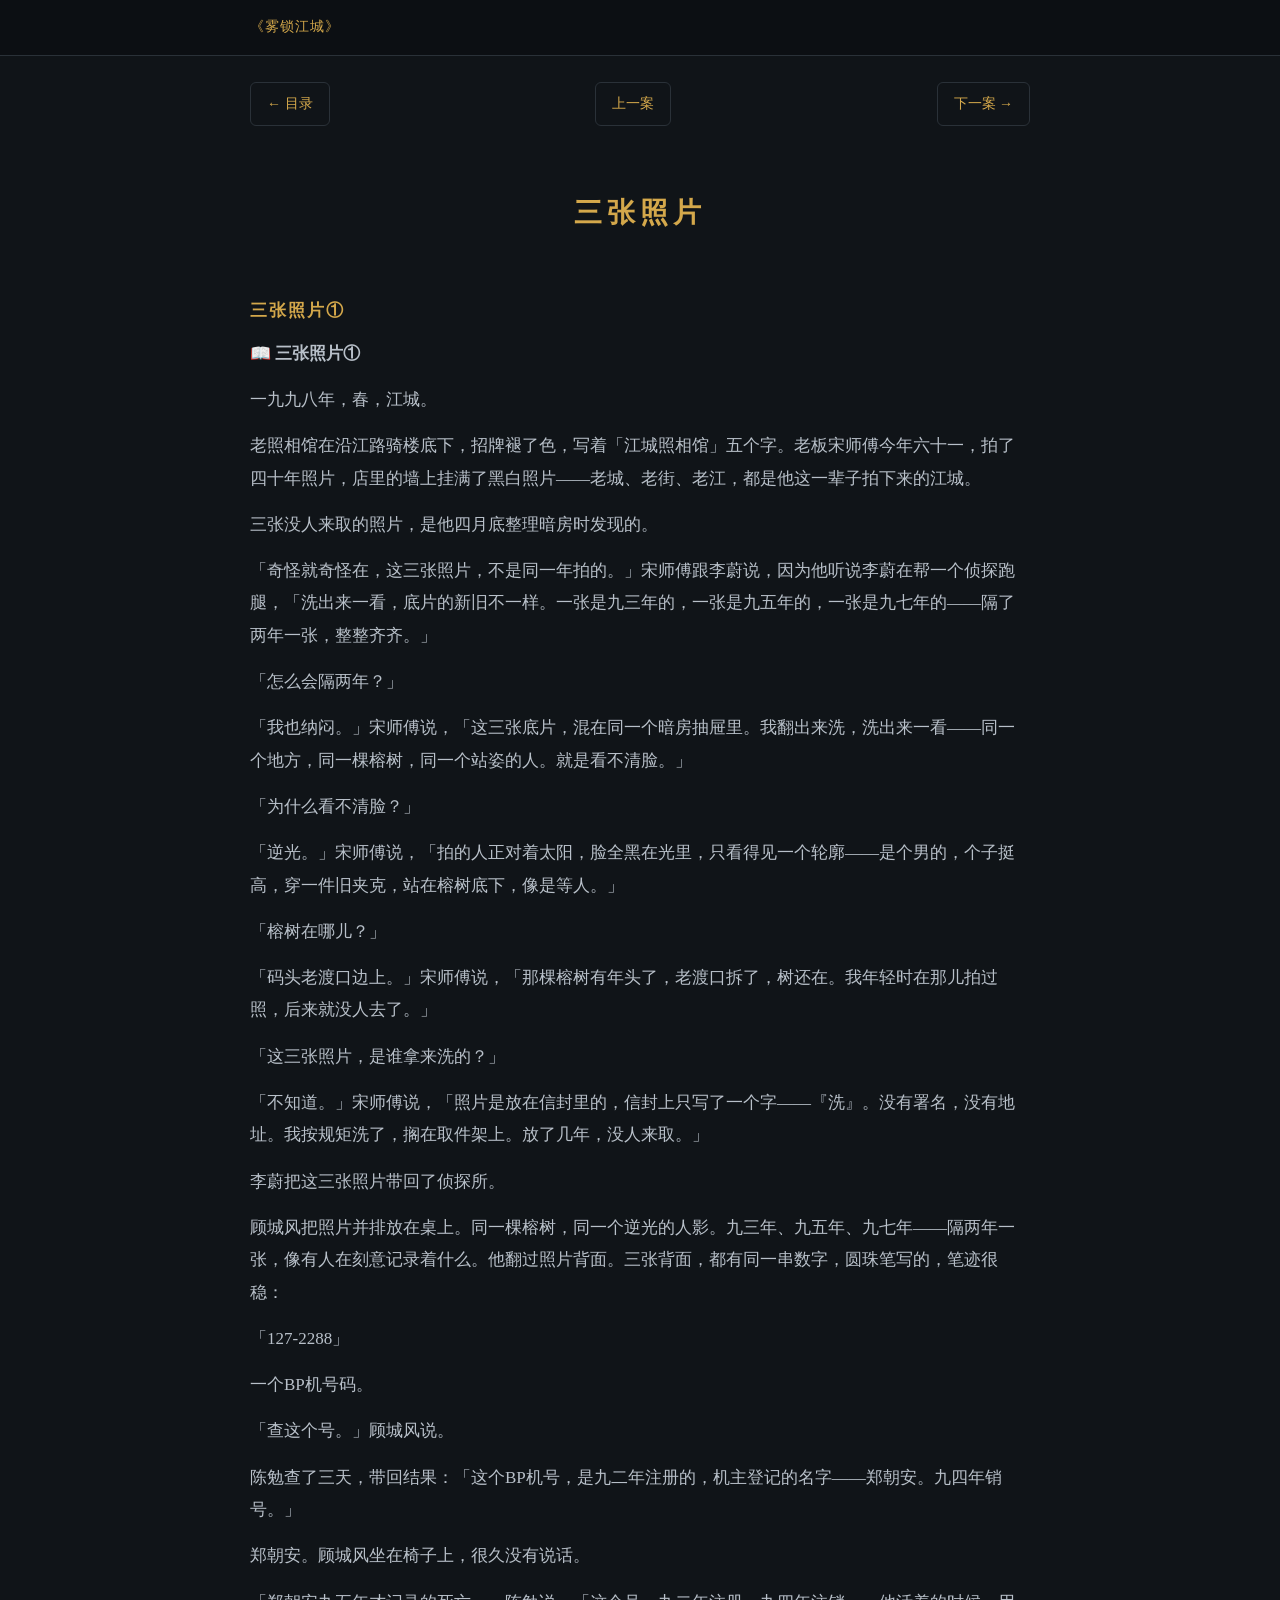
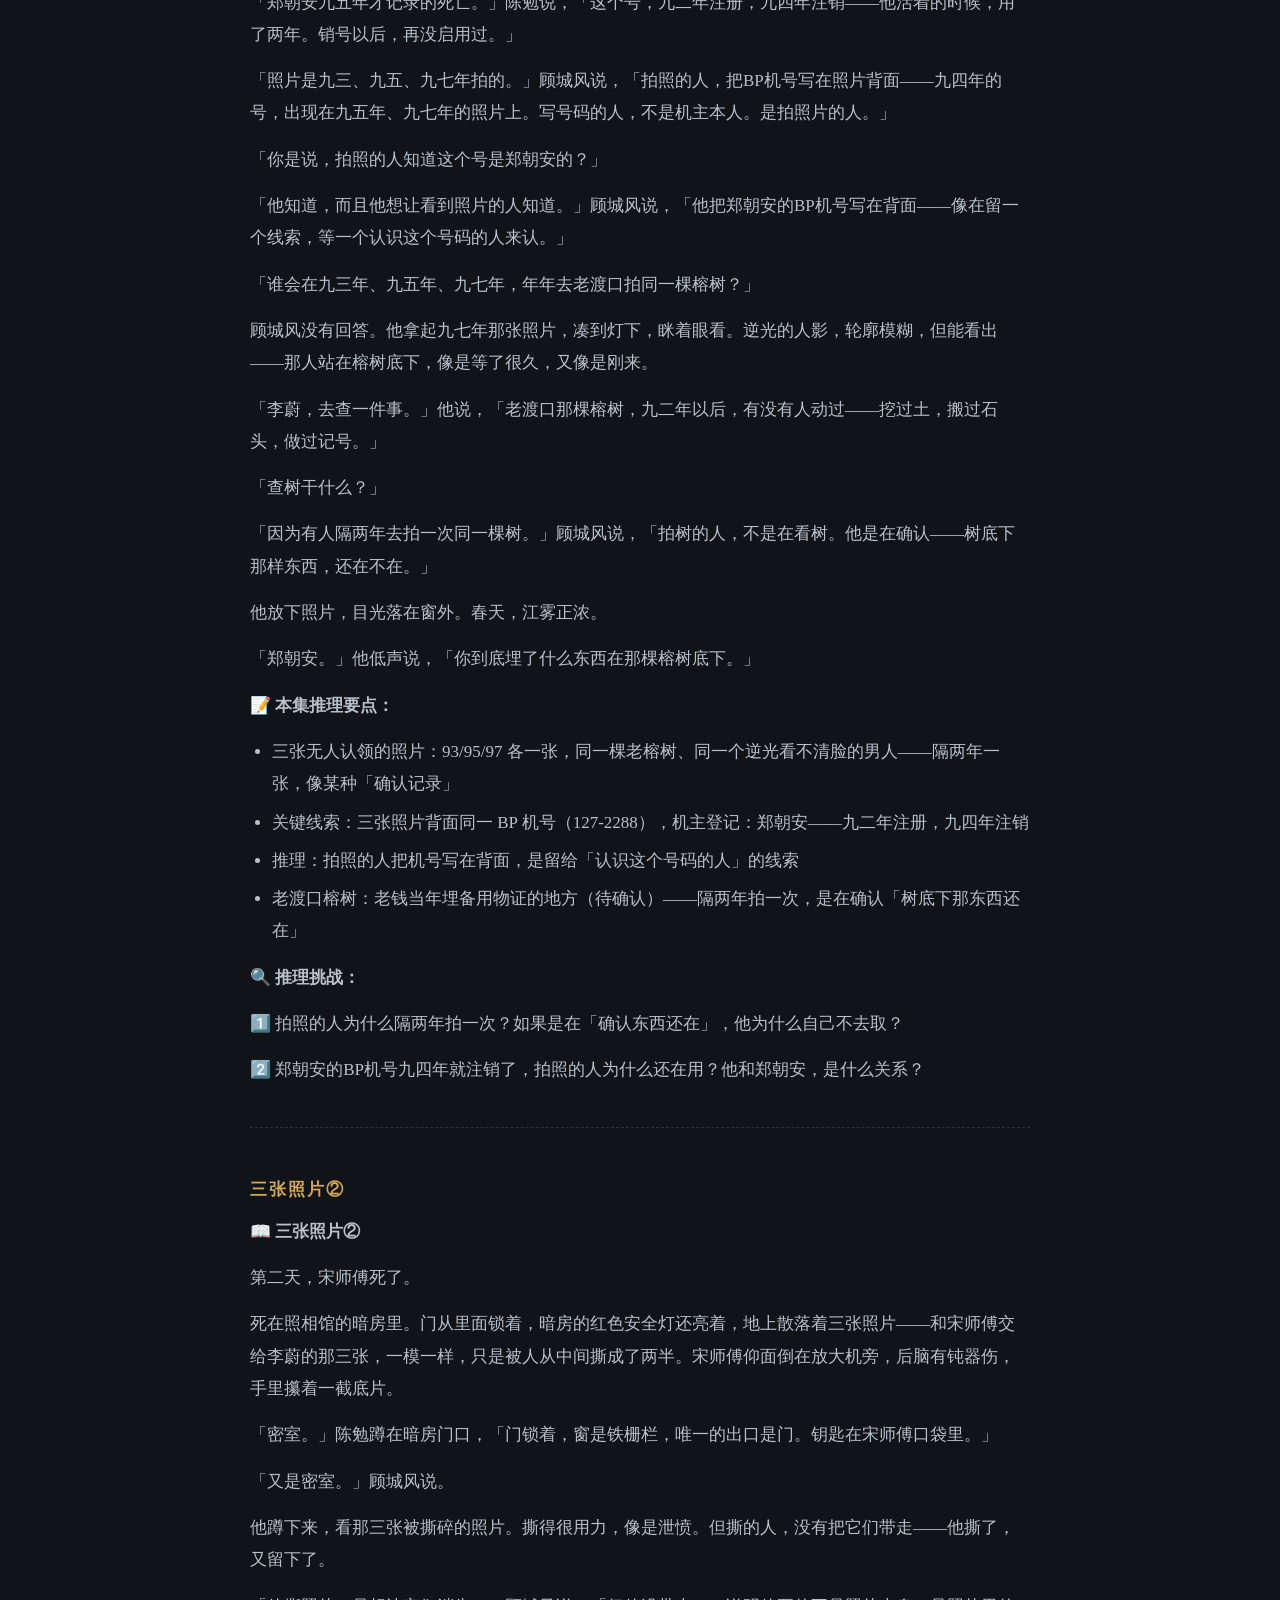
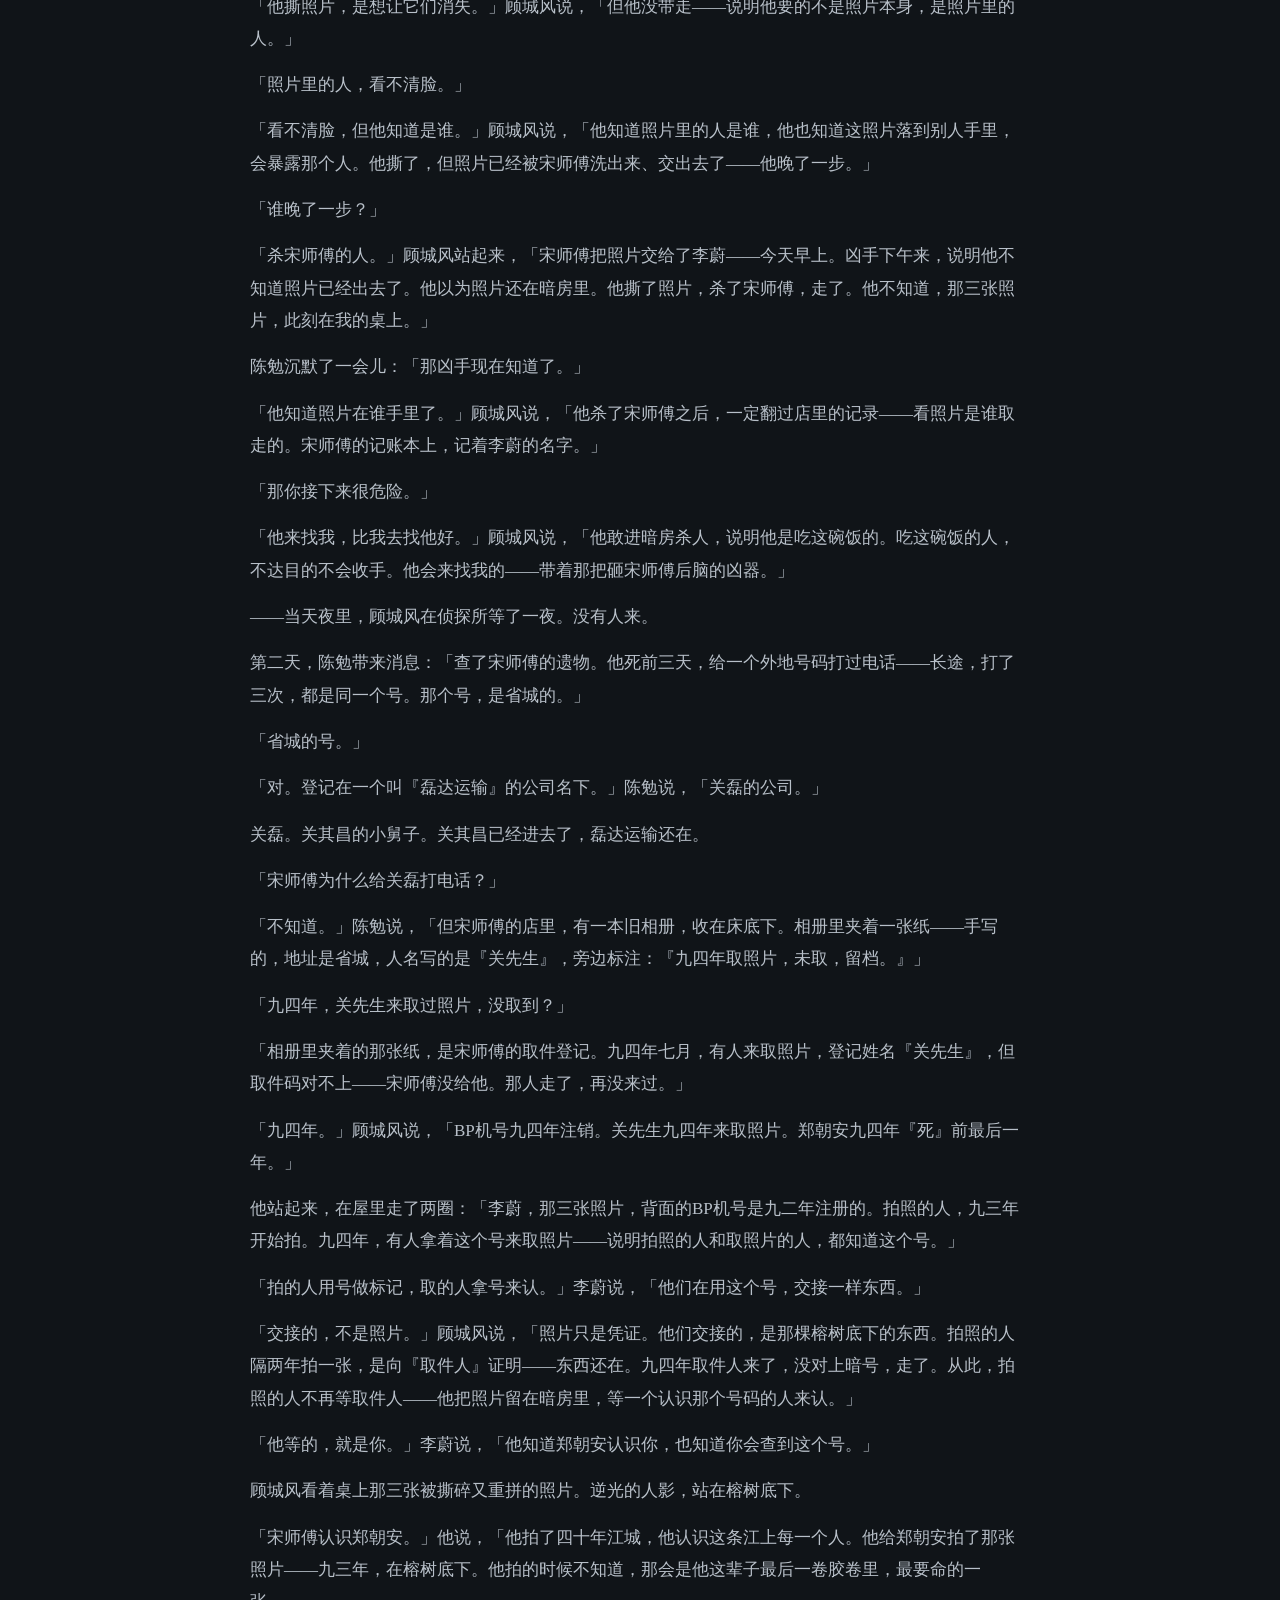
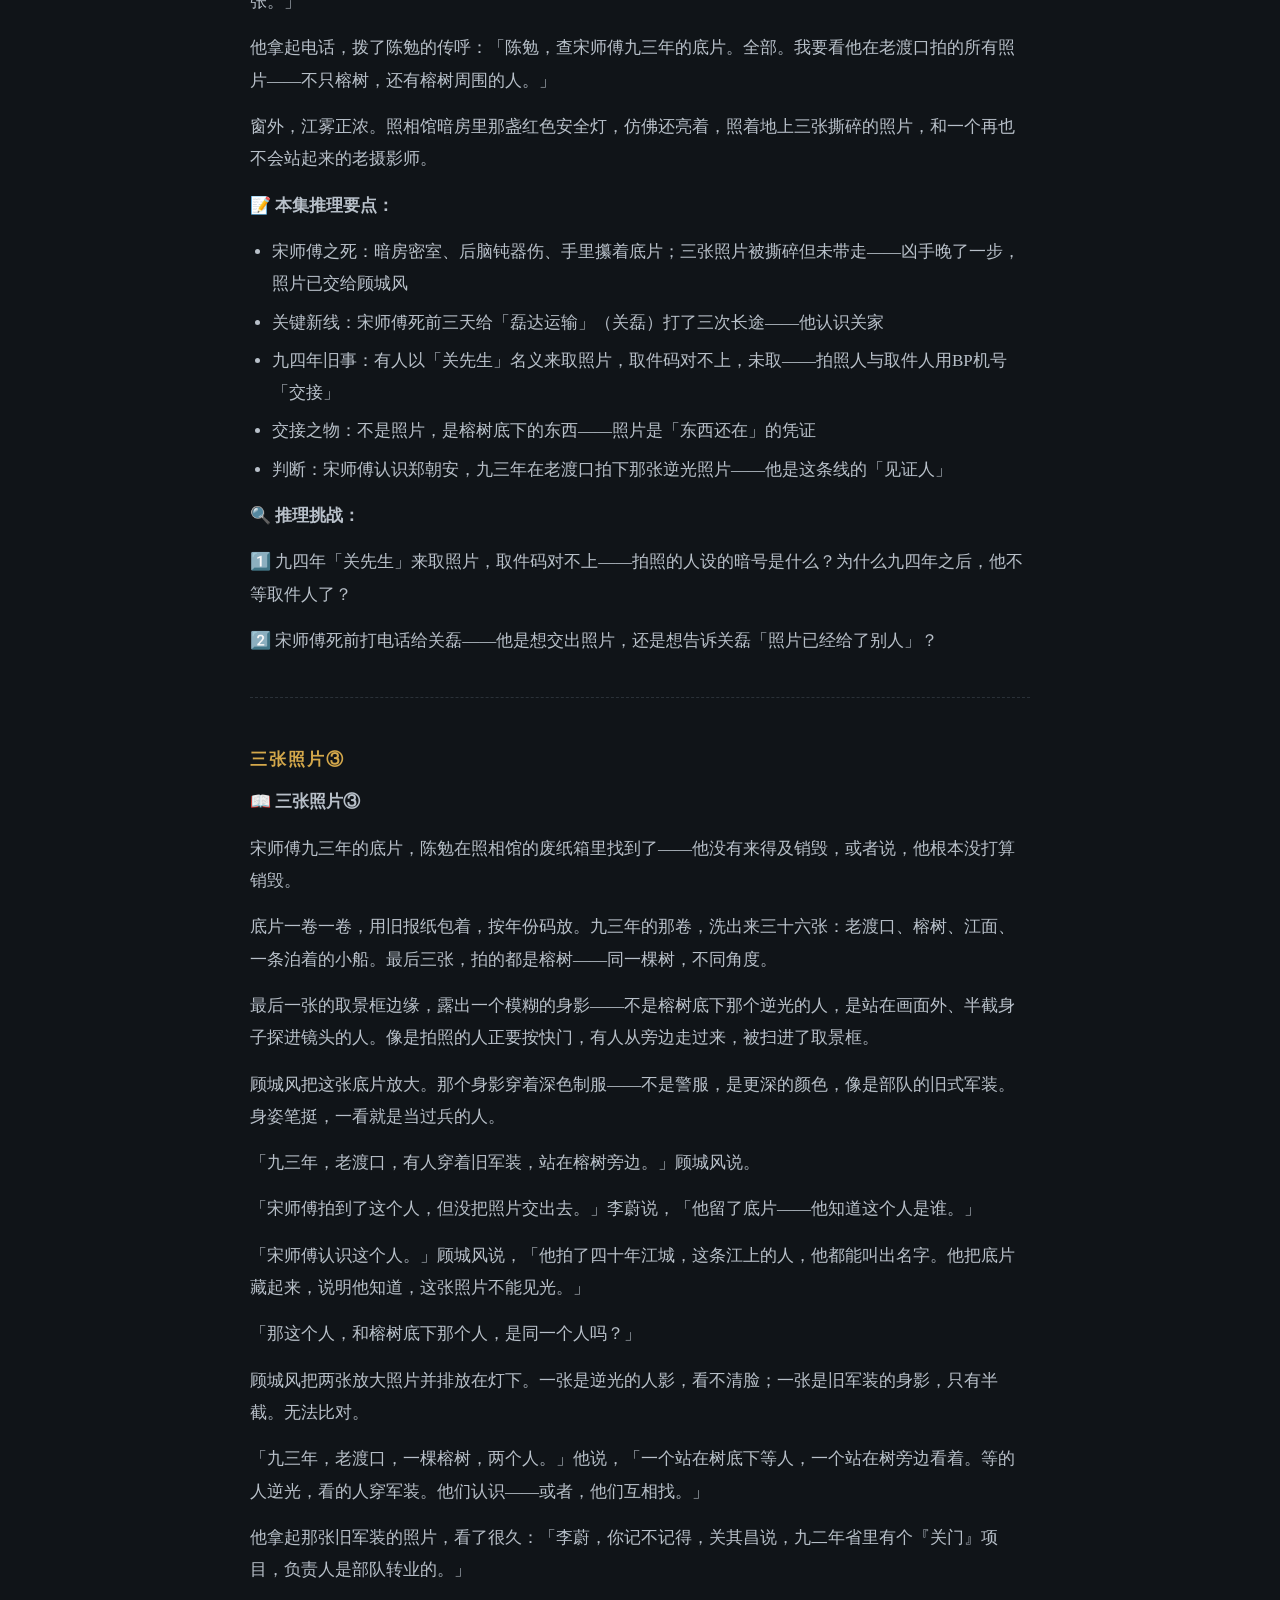
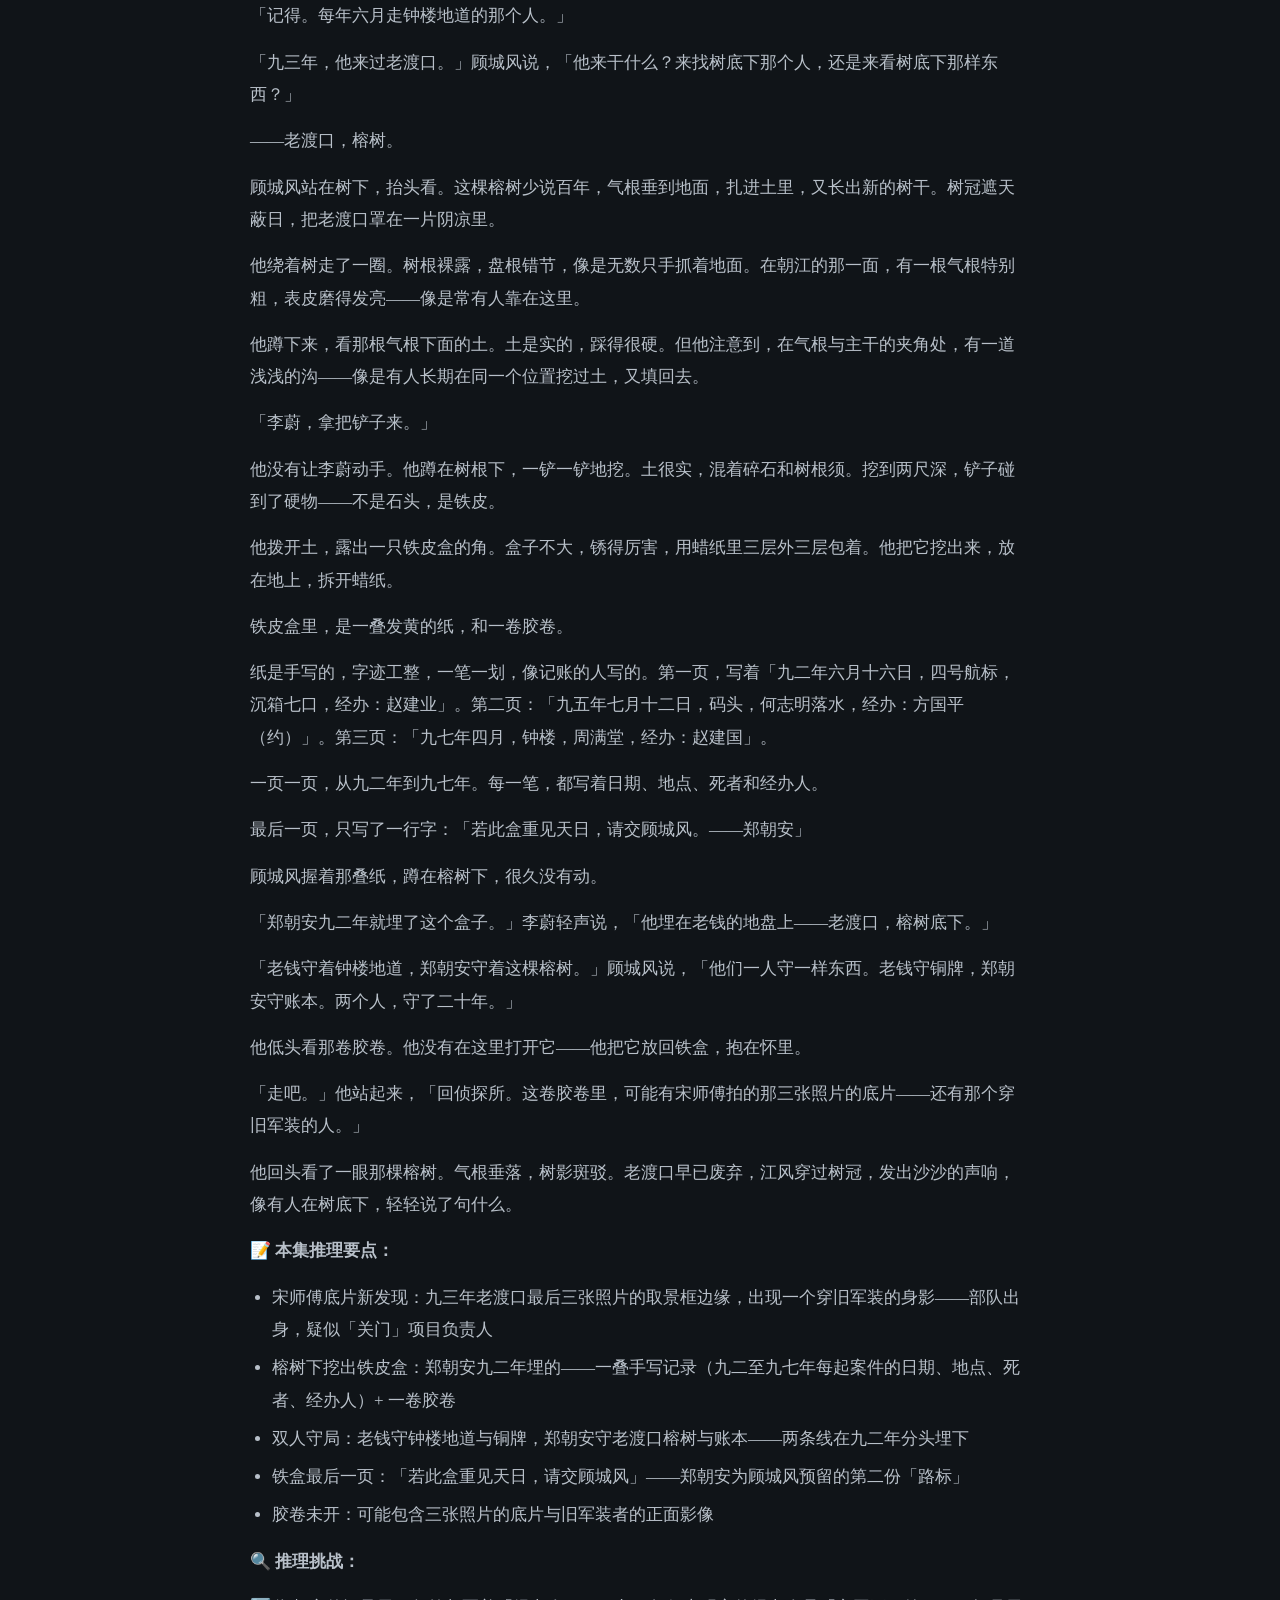
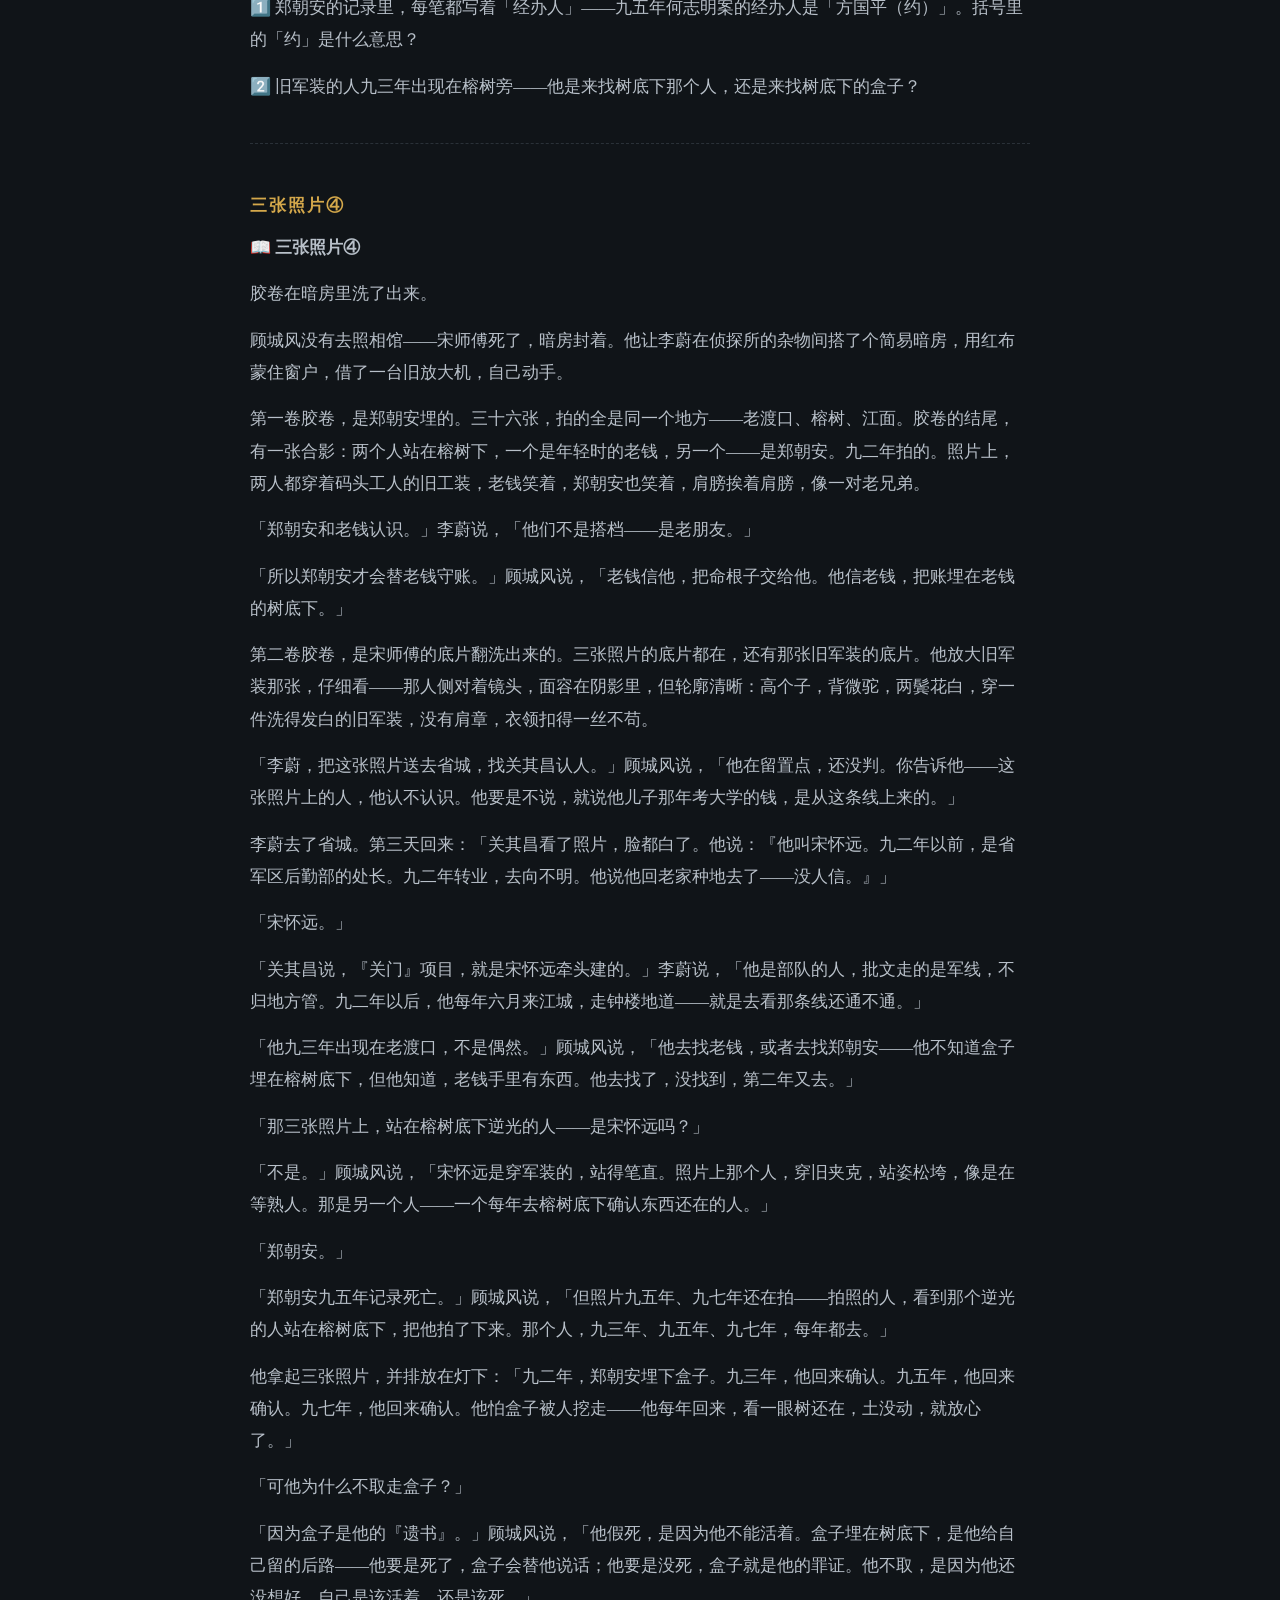
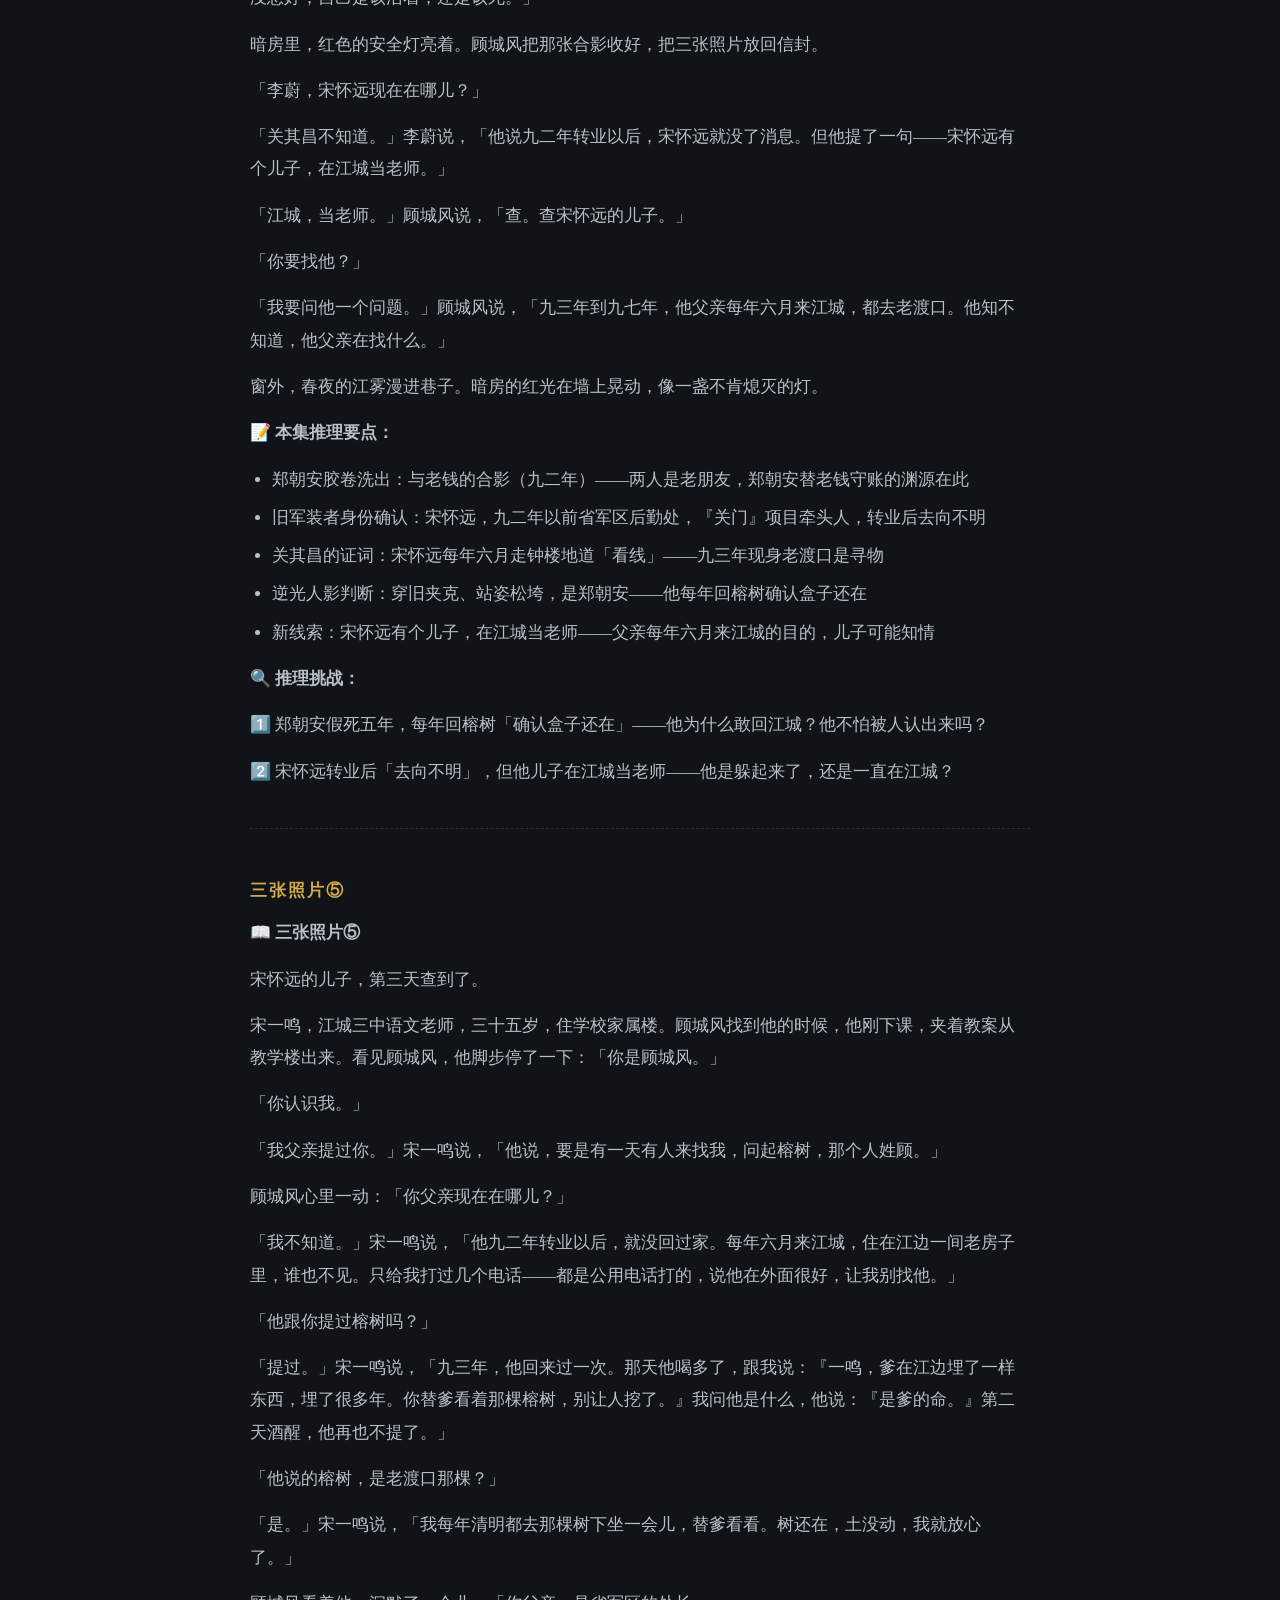
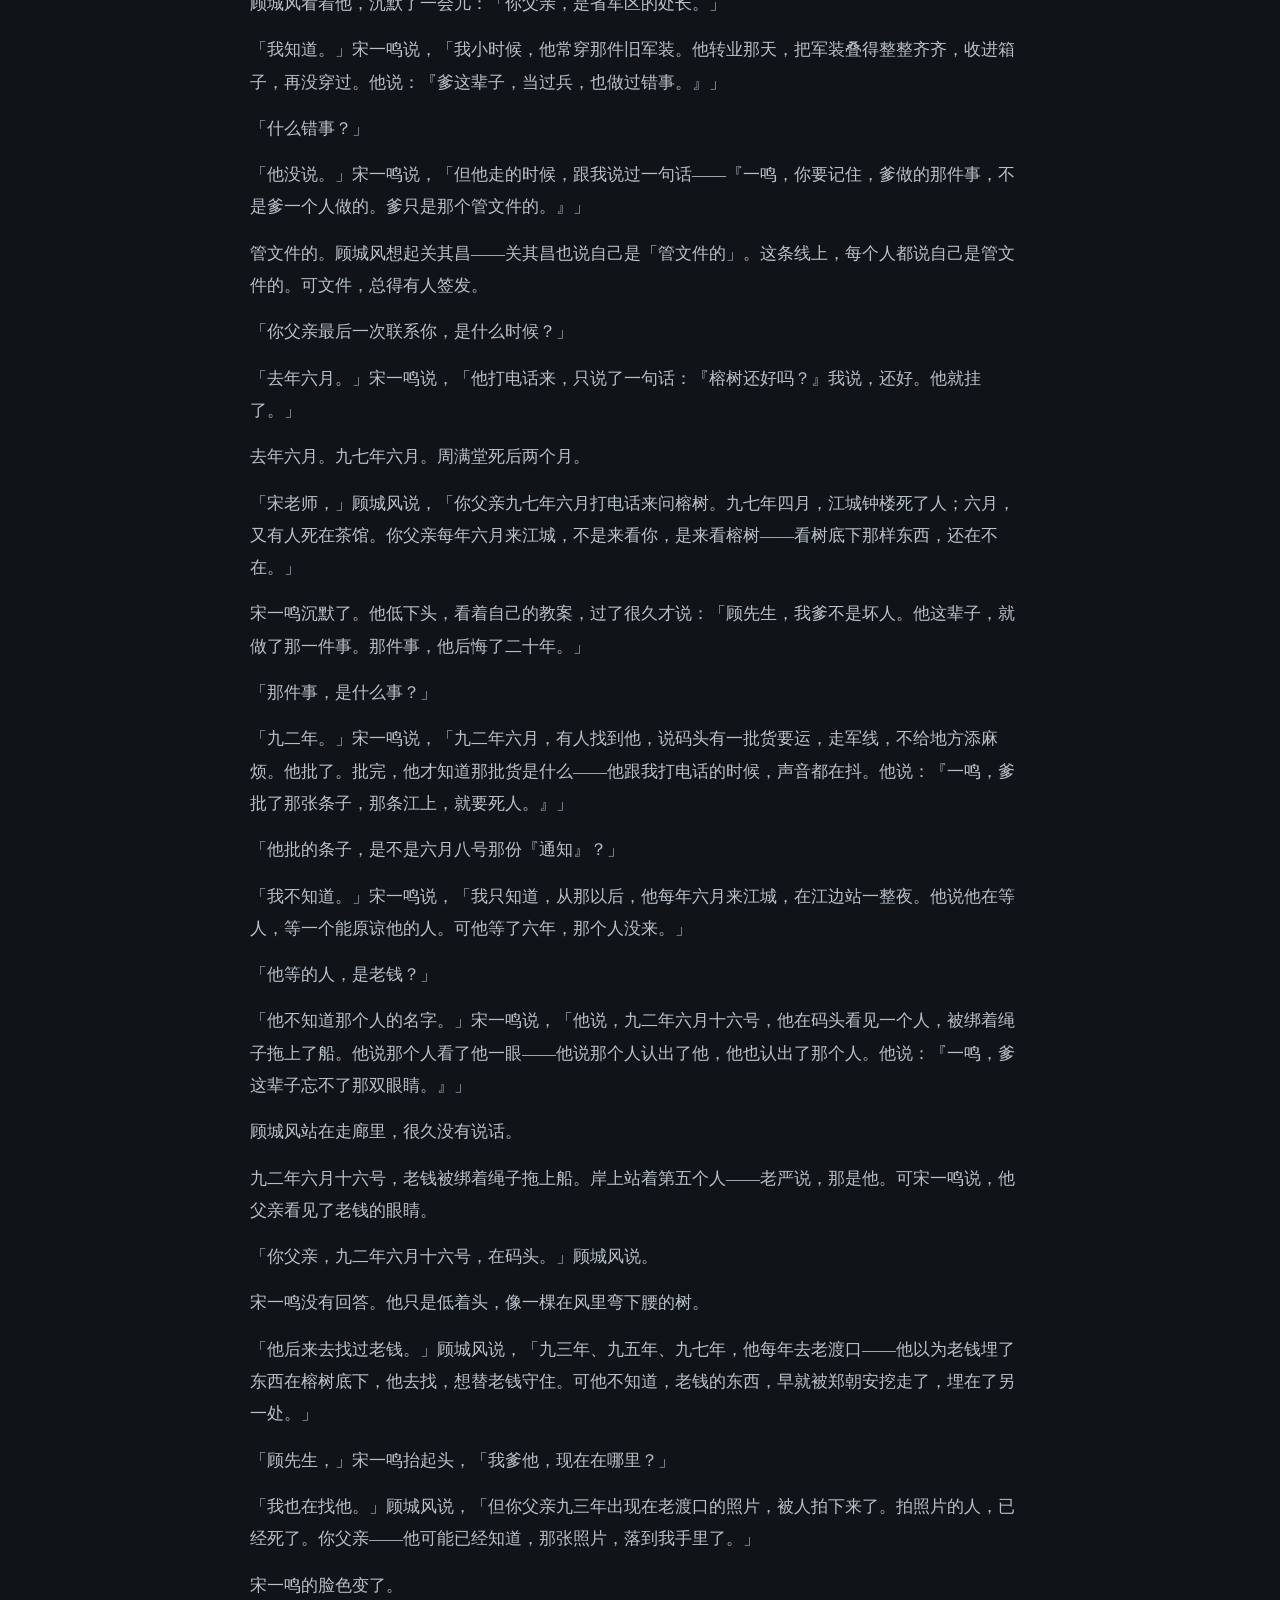
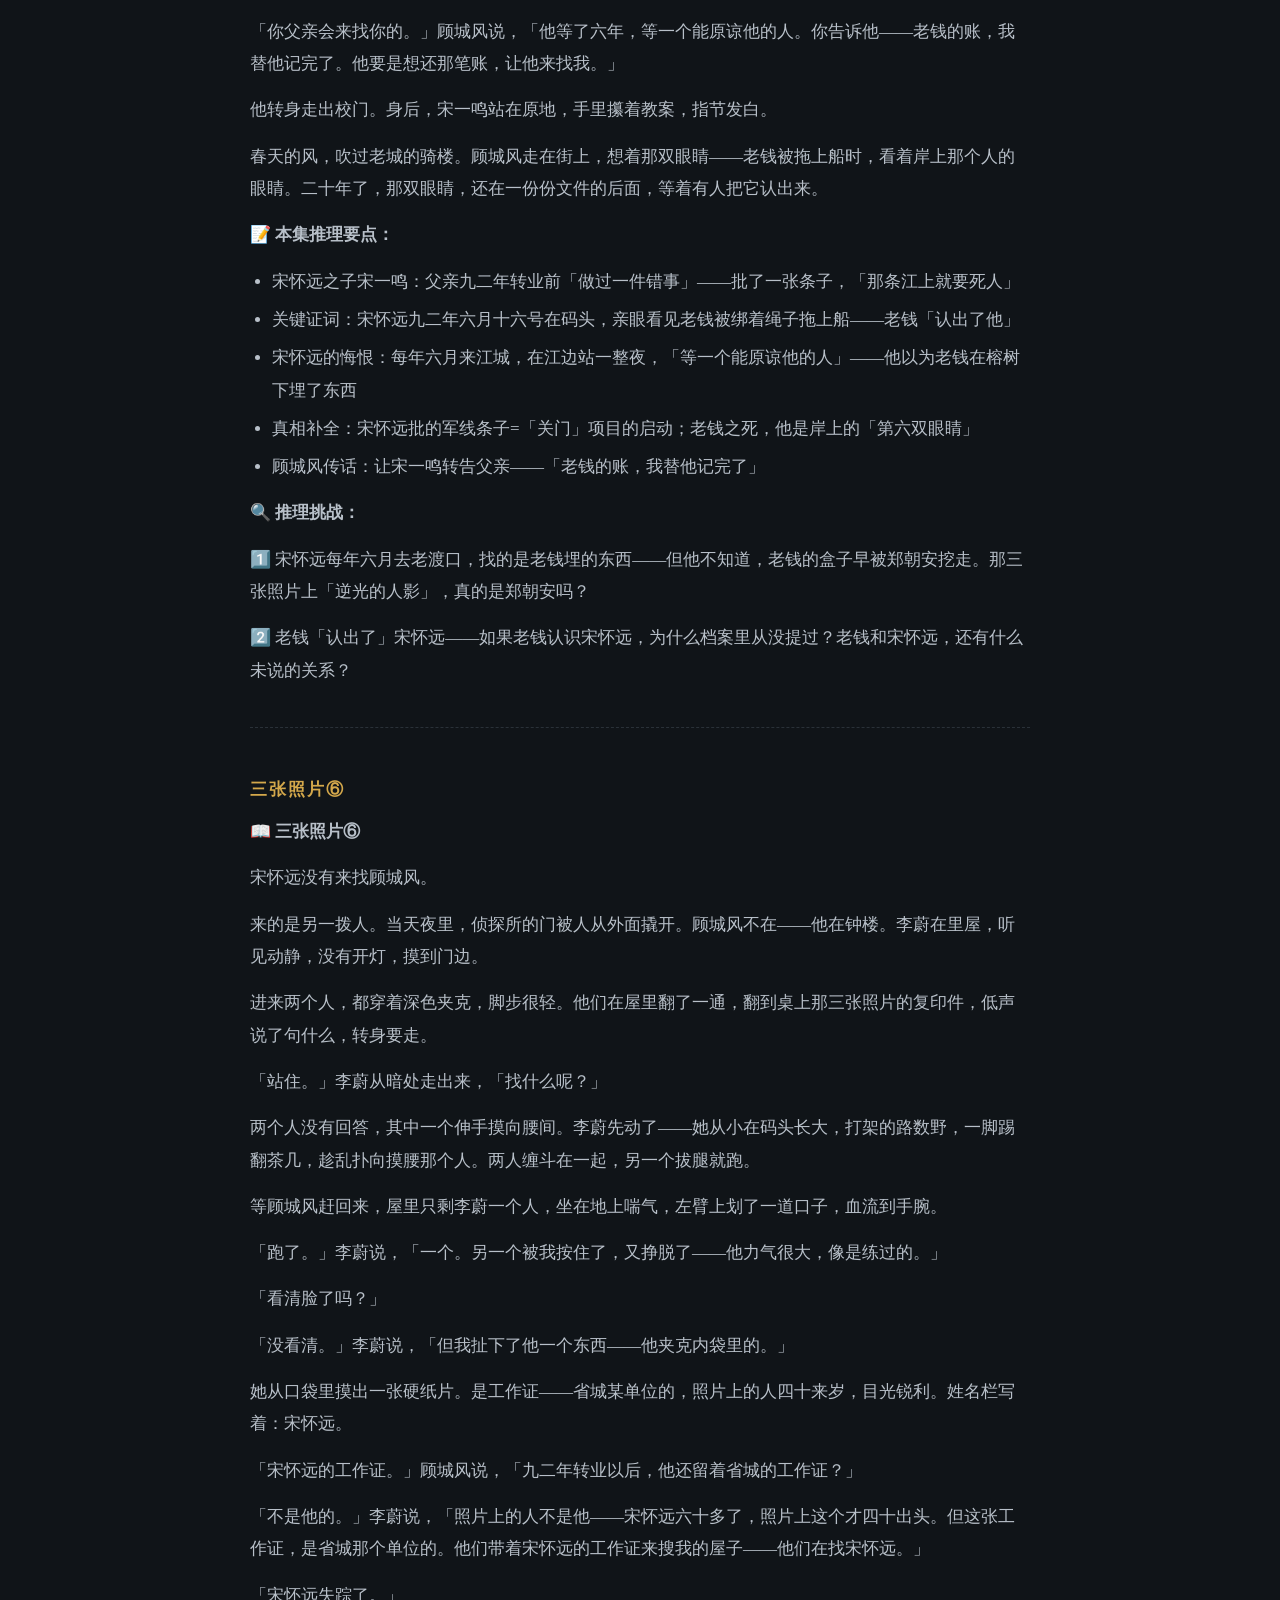
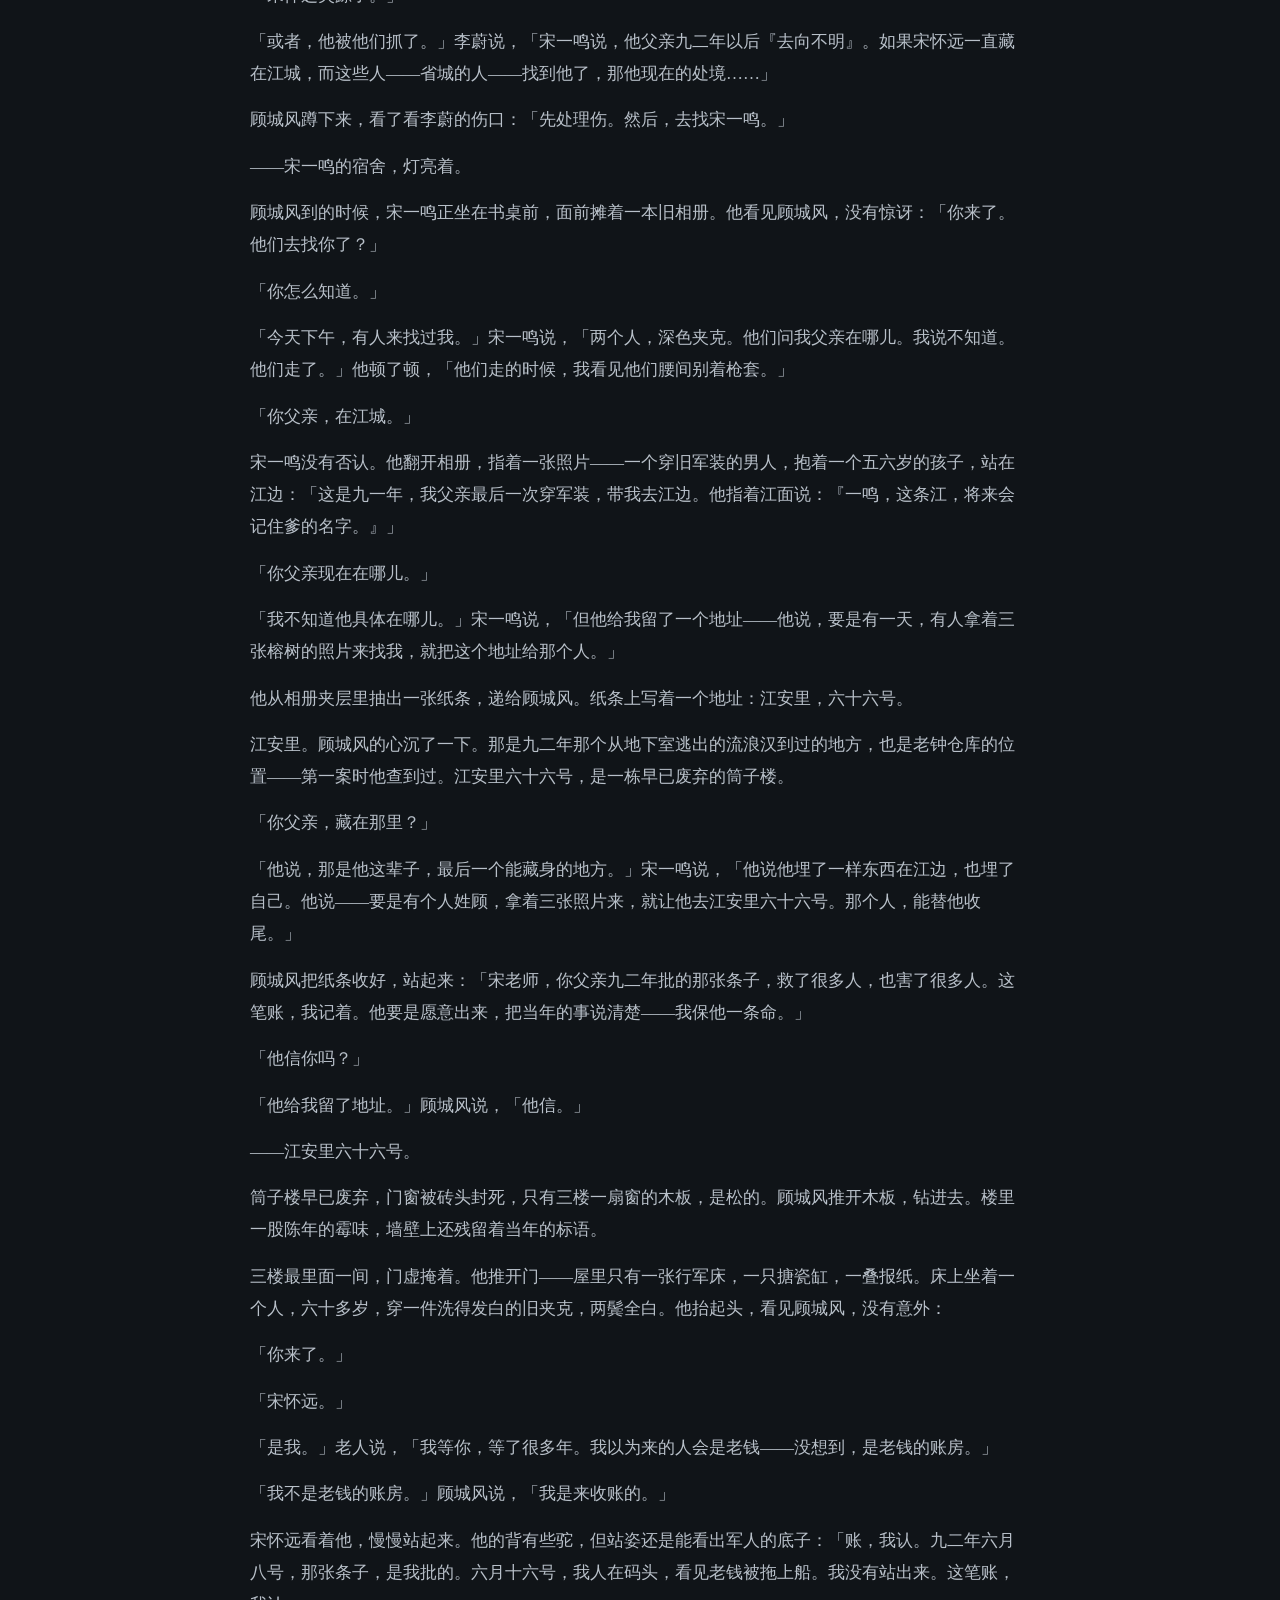
<file: chapters/case5.html>
<!DOCTYPE html>
<html lang="zh-CN">
<head>
<meta charset="UTF-8">
<meta name="viewport" content="width=device-width, initial-scale=1.0">
<title>《雾锁江城》· 三张照片</title>
<link rel="stylesheet" href="../style.css">
</head>
<body>
<header class="site-header">
<div class="container">
<p class="breadcrumb"><a href="../index.html">《雾锁江城》</a></p>
</div>
</header>
<main class="container">
<nav class="case-nav"><a href="../index.html">← 目录</a><a href="case4.html">上一案</a><a href="case6.html">下一案 →</a></nav>
<h2 class="case-title">三张照片</h2><section class="chapter" id="ch1"><h3 class="chapter-title">三张照片①</h3><p>📖 <strong>三张照片①</strong></p>
<p>一九九八年，春，江城。</p>
<p>老照相馆在沿江路骑楼底下，招牌褪了色，写着「江城照相馆」五个字。老板宋师傅今年六十一，拍了四十年照片，店里的墙上挂满了黑白照片——老城、老街、老江，都是他这一辈子拍下来的江城。</p>
<p>三张没人来取的照片，是他四月底整理暗房时发现的。</p>
<p>「奇怪就奇怪在，这三张照片，不是同一年拍的。」宋师傅跟李蔚说，因为他听说李蔚在帮一个侦探跑腿，「洗出来一看，底片的新旧不一样。一张是九三年的，一张是九五年的，一张是九七年的——隔了两年一张，整整齐齐。」</p>
<p>「怎么会隔两年？」</p>
<p>「我也纳闷。」宋师傅说，「这三张底片，混在同一个暗房抽屉里。我翻出来洗，洗出来一看——同一个地方，同一棵榕树，同一个站姿的人。就是看不清脸。」</p>
<p>「为什么看不清脸？」</p>
<p>「逆光。」宋师傅说，「拍的人正对着太阳，脸全黑在光里，只看得见一个轮廓——是个男的，个子挺高，穿一件旧夹克，站在榕树底下，像是等人。」</p>
<p>「榕树在哪儿？」</p>
<p>「码头老渡口边上。」宋师傅说，「那棵榕树有年头了，老渡口拆了，树还在。我年轻时在那儿拍过照，后来就没人去了。」</p>
<p>「这三张照片，是谁拿来洗的？」</p>
<p>「不知道。」宋师傅说，「照片是放在信封里的，信封上只写了一个字——『洗』。没有署名，没有地址。我按规矩洗了，搁在取件架上。放了几年，没人来取。」</p>
<p>李蔚把这三张照片带回了侦探所。</p>
<p>顾城风把照片并排放在桌上。同一棵榕树，同一个逆光的人影。九三年、九五年、九七年——隔两年一张，像有人在刻意记录着什么。他翻过照片背面。三张背面，都有同一串数字，圆珠笔写的，笔迹很稳：</p>
<p>「127-2288」</p>
<p>一个BP机号码。</p>
<p>「查这个号。」顾城风说。</p>
<p>陈勉查了三天，带回结果：「这个BP机号，是九二年注册的，机主登记的名字——郑朝安。九四年销号。」</p>
<p>郑朝安。顾城风坐在椅子上，很久没有说话。</p>
<p>「郑朝安九五年才记录的死亡。」陈勉说，「这个号，九二年注册，九四年注销——他活着的时候，用了两年。销号以后，再没启用过。」</p>
<p>「照片是九三、九五、九七年拍的。」顾城风说，「拍照的人，把BP机号写在照片背面——九四年的号，出现在九五年、九七年的照片上。写号码的人，不是机主本人。是拍照片的人。」</p>
<p>「你是说，拍照的人知道这个号是郑朝安的？」</p>
<p>「他知道，而且他想让看到照片的人知道。」顾城风说，「他把郑朝安的BP机号写在背面——像在留一个线索，等一个认识这个号码的人来认。」</p>
<p>「谁会在九三年、九五年、九七年，年年去老渡口拍同一棵榕树？」</p>
<p>顾城风没有回答。他拿起九七年那张照片，凑到灯下，眯着眼看。逆光的人影，轮廓模糊，但能看出——那人站在榕树底下，像是等了很久，又像是刚来。</p>
<p>「李蔚，去查一件事。」他说，「老渡口那棵榕树，九二年以后，有没有人动过——挖过土，搬过石头，做过记号。」</p>
<p>「查树干什么？」</p>
<p>「因为有人隔两年去拍一次同一棵树。」顾城风说，「拍树的人，不是在看树。他是在确认——树底下那样东西，还在不在。」</p>
<p>他放下照片，目光落在窗外。春天，江雾正浓。</p>
<p>「郑朝安。」他低声说，「你到底埋了什么东西在那棵榕树底下。」</p>
<p>📝 <strong>本集推理要点：</strong></p>
<ul>
<li>三张无人认领的照片：93/95/97 各一张，同一棵老榕树、同一个逆光看不清脸的男人——隔两年一张，像某种「确认记录」</li>
<li>关键线索：三张照片背面同一 BP 机号（127-2288），机主登记：郑朝安——九二年注册，九四年注销</li>
<li>推理：拍照的人把机号写在背面，是留给「认识这个号码的人」的线索</li>
<li>老渡口榕树：老钱当年埋备用物证的地方（待确认）——隔两年拍一次，是在确认「树底下那东西还在」</li>
</ul>
<p>🔍 <strong>推理挑战：</strong></p>
<p>1️⃣ 拍照的人为什么隔两年拍一次？如果是在「确认东西还在」，他为什么自己不去取？</p>
<p>2️⃣ 郑朝安的BP机号九四年就注销了，拍照的人为什么还在用？他和郑朝安，是什么关系？</p></section><section class="chapter" id="ch2"><h3 class="chapter-title">三张照片②</h3><p>📖 <strong>三张照片②</strong></p>
<p>第二天，宋师傅死了。</p>
<p>死在照相馆的暗房里。门从里面锁着，暗房的红色安全灯还亮着，地上散落着三张照片——和宋师傅交给李蔚的那三张，一模一样，只是被人从中间撕成了两半。宋师傅仰面倒在放大机旁，后脑有钝器伤，手里攥着一截底片。</p>
<p>「密室。」陈勉蹲在暗房门口，「门锁着，窗是铁栅栏，唯一的出口是门。钥匙在宋师傅口袋里。」</p>
<p>「又是密室。」顾城风说。</p>
<p>他蹲下来，看那三张被撕碎的照片。撕得很用力，像是泄愤。但撕的人，没有把它们带走——他撕了，又留下了。</p>
<p>「他撕照片，是想让它们消失。」顾城风说，「但他没带走——说明他要的不是照片本身，是照片里的人。」</p>
<p>「照片里的人，看不清脸。」</p>
<p>「看不清脸，但他知道是谁。」顾城风说，「他知道照片里的人是谁，他也知道这照片落到别人手里，会暴露那个人。他撕了，但照片已经被宋师傅洗出来、交出去了——他晚了一步。」</p>
<p>「谁晚了一步？」</p>
<p>「杀宋师傅的人。」顾城风站起来，「宋师傅把照片交给了李蔚——今天早上。凶手下午来，说明他不知道照片已经出去了。他以为照片还在暗房里。他撕了照片，杀了宋师傅，走了。他不知道，那三张照片，此刻在我的桌上。」</p>
<p>陈勉沉默了一会儿：「那凶手现在知道了。」</p>
<p>「他知道照片在谁手里了。」顾城风说，「他杀了宋师傅之后，一定翻过店里的记录——看照片是谁取走的。宋师傅的记账本上，记着李蔚的名字。」</p>
<p>「那你接下来很危险。」</p>
<p>「他来找我，比我去找他好。」顾城风说，「他敢进暗房杀人，说明他是吃这碗饭的。吃这碗饭的人，不达目的不会收手。他会来找我的——带着那把砸宋师傅后脑的凶器。」</p>
<p>——当天夜里，顾城风在侦探所等了一夜。没有人来。</p>
<p>第二天，陈勉带来消息：「查了宋师傅的遗物。他死前三天，给一个外地号码打过电话——长途，打了三次，都是同一个号。那个号，是省城的。」</p>
<p>「省城的号。」</p>
<p>「对。登记在一个叫『磊达运输』的公司名下。」陈勉说，「关磊的公司。」</p>
<p>关磊。关其昌的小舅子。关其昌已经进去了，磊达运输还在。</p>
<p>「宋师傅为什么给关磊打电话？」</p>
<p>「不知道。」陈勉说，「但宋师傅的店里，有一本旧相册，收在床底下。相册里夹着一张纸——手写的，地址是省城，人名写的是『关先生』，旁边标注：『九四年取照片，未取，留档。』」</p>
<p>「九四年，关先生来取过照片，没取到？」</p>
<p>「相册里夹着的那张纸，是宋师傅的取件登记。九四年七月，有人来取照片，登记姓名『关先生』，但取件码对不上——宋师傅没给他。那人走了，再没来过。」</p>
<p>「九四年。」顾城风说，「BP机号九四年注销。关先生九四年来取照片。郑朝安九四年『死』前最后一年。」</p>
<p>他站起来，在屋里走了两圈：「李蔚，那三张照片，背面的BP机号是九二年注册的。拍照的人，九三年开始拍。九四年，有人拿着这个号来取照片——说明拍照的人和取照片的人，都知道这个号。」</p>
<p>「拍的人用号做标记，取的人拿号来认。」李蔚说，「他们在用这个号，交接一样东西。」</p>
<p>「交接的，不是照片。」顾城风说，「照片只是凭证。他们交接的，是那棵榕树底下的东西。拍照的人隔两年拍一张，是向『取件人』证明——东西还在。九四年取件人来了，没对上暗号，走了。从此，拍照的人不再等取件人——他把照片留在暗房里，等一个认识那个号码的人来认。」</p>
<p>「他等的，就是你。」李蔚说，「他知道郑朝安认识你，也知道你会查到这个号。」</p>
<p>顾城风看着桌上那三张被撕碎又重拼的照片。逆光的人影，站在榕树底下。</p>
<p>「宋师傅认识郑朝安。」他说，「他拍了四十年江城，他认识这条江上每一个人。他给郑朝安拍了那张照片——九三年，在榕树底下。他拍的时候不知道，那会是他这辈子最后一卷胶卷里，最要命的一张。」</p>
<p>他拿起电话，拨了陈勉的传呼：「陈勉，查宋师傅九三年的底片。全部。我要看他在老渡口拍的所有照片——不只榕树，还有榕树周围的人。」</p>
<p>窗外，江雾正浓。照相馆暗房里那盏红色安全灯，仿佛还亮着，照着地上三张撕碎的照片，和一个再也不会站起来的老摄影师。</p>
<p>📝 <strong>本集推理要点：</strong></p>
<ul>
<li>宋师傅之死：暗房密室、后脑钝器伤、手里攥着底片；三张照片被撕碎但未带走——凶手晚了一步，照片已交给顾城风</li>
<li>关键新线：宋师傅死前三天给「磊达运输」（关磊）打了三次长途——他认识关家</li>
<li>九四年旧事：有人以「关先生」名义来取照片，取件码对不上，未取——拍照人与取件人用BP机号「交接」</li>
<li>交接之物：不是照片，是榕树底下的东西——照片是「东西还在」的凭证</li>
<li>判断：宋师傅认识郑朝安，九三年在老渡口拍下那张逆光照片——他是这条线的「见证人」</li>
</ul>
<p>🔍 <strong>推理挑战：</strong></p>
<p>1️⃣ 九四年「关先生」来取照片，取件码对不上——拍照的人设的暗号是什么？为什么九四年之后，他不等取件人了？</p>
<p>2️⃣ 宋师傅死前打电话给关磊——他是想交出照片，还是想告诉关磊「照片已经给了别人」？</p></section><section class="chapter" id="ch3"><h3 class="chapter-title">三张照片③</h3><p>📖 <strong>三张照片③</strong></p>
<p>宋师傅九三年的底片，陈勉在照相馆的废纸箱里找到了——他没有来得及销毁，或者说，他根本没打算销毁。</p>
<p>底片一卷一卷，用旧报纸包着，按年份码放。九三年的那卷，洗出来三十六张：老渡口、榕树、江面、一条泊着的小船。最后三张，拍的都是榕树——同一棵树，不同角度。</p>
<p>最后一张的取景框边缘，露出一个模糊的身影——不是榕树底下那个逆光的人，是站在画面外、半截身子探进镜头的人。像是拍照的人正要按快门，有人从旁边走过来，被扫进了取景框。</p>
<p>顾城风把这张底片放大。那个身影穿着深色制服——不是警服，是更深的颜色，像是部队的旧式军装。身姿笔挺，一看就是当过兵的人。</p>
<p>「九三年，老渡口，有人穿着旧军装，站在榕树旁边。」顾城风说。</p>
<p>「宋师傅拍到了这个人，但没把照片交出去。」李蔚说，「他留了底片——他知道这个人是谁。」</p>
<p>「宋师傅认识这个人。」顾城风说，「他拍了四十年江城，这条江上的人，他都能叫出名字。他把底片藏起来，说明他知道，这张照片不能见光。」</p>
<p>「那这个人，和榕树底下那个人，是同一个人吗？」</p>
<p>顾城风把两张放大照片并排放在灯下。一张是逆光的人影，看不清脸；一张是旧军装的身影，只有半截。无法比对。</p>
<p>「九三年，老渡口，一棵榕树，两个人。」他说，「一个站在树底下等人，一个站在树旁边看着。等的人逆光，看的人穿军装。他们认识——或者，他们互相找。」</p>
<p>他拿起那张旧军装的照片，看了很久：「李蔚，你记不记得，关其昌说，九二年省里有个『关门』项目，负责人是部队转业的。」</p>
<p>「记得。每年六月走钟楼地道的那个人。」</p>
<p>「九三年，他来过老渡口。」顾城风说，「他来干什么？来找树底下那个人，还是来看树底下那样东西？」</p>
<p>——老渡口，榕树。</p>
<p>顾城风站在树下，抬头看。这棵榕树少说百年，气根垂到地面，扎进土里，又长出新的树干。树冠遮天蔽日，把老渡口罩在一片阴凉里。</p>
<p>他绕着树走了一圈。树根裸露，盘根错节，像是无数只手抓着地面。在朝江的那一面，有一根气根特别粗，表皮磨得发亮——像是常有人靠在这里。</p>
<p>他蹲下来，看那根气根下面的土。土是实的，踩得很硬。但他注意到，在气根与主干的夹角处，有一道浅浅的沟——像是有人长期在同一个位置挖过土，又填回去。</p>
<p>「李蔚，拿把铲子来。」</p>
<p>他没有让李蔚动手。他蹲在树根下，一铲一铲地挖。土很实，混着碎石和树根须。挖到两尺深，铲子碰到了硬物——不是石头，是铁皮。</p>
<p>他拨开土，露出一只铁皮盒的角。盒子不大，锈得厉害，用蜡纸里三层外三层包着。他把它挖出来，放在地上，拆开蜡纸。</p>
<p>铁皮盒里，是一叠发黄的纸，和一卷胶卷。</p>
<p>纸是手写的，字迹工整，一笔一划，像记账的人写的。第一页，写着「九二年六月十六日，四号航标，沉箱七口，经办：赵建业」。第二页：「九五年七月十二日，码头，何志明落水，经办：方国平（约）」。第三页：「九七年四月，钟楼，周满堂，经办：赵建国」。</p>
<p>一页一页，从九二年到九七年。每一笔，都写着日期、地点、死者和经办人。</p>
<p>最后一页，只写了一行字：「若此盒重见天日，请交顾城风。——郑朝安」</p>
<p>顾城风握着那叠纸，蹲在榕树下，很久没有动。</p>
<p>「郑朝安九二年就埋了这个盒子。」李蔚轻声说，「他埋在老钱的地盘上——老渡口，榕树底下。」</p>
<p>「老钱守着钟楼地道，郑朝安守着这棵榕树。」顾城风说，「他们一人守一样东西。老钱守铜牌，郑朝安守账本。两个人，守了二十年。」</p>
<p>他低头看那卷胶卷。他没有在这里打开它——他把它放回铁盒，抱在怀里。</p>
<p>「走吧。」他站起来，「回侦探所。这卷胶卷里，可能有宋师傅拍的那三张照片的底片——还有那个穿旧军装的人。」</p>
<p>他回头看了一眼那棵榕树。气根垂落，树影斑驳。老渡口早已废弃，江风穿过树冠，发出沙沙的声响，像有人在树底下，轻轻说了句什么。</p>
<p>📝 <strong>本集推理要点：</strong></p>
<ul>
<li>宋师傅底片新发现：九三年老渡口最后三张照片的取景框边缘，出现一个穿旧军装的身影——部队出身，疑似「关门」项目负责人</li>
<li>榕树下挖出铁皮盒：郑朝安九二年埋的——一叠手写记录（九二至九七年每起案件的日期、地点、死者、经办人）+ 一卷胶卷</li>
<li>双人守局：老钱守钟楼地道与铜牌，郑朝安守老渡口榕树与账本——两条线在九二年分头埋下</li>
<li>铁盒最后一页：「若此盒重见天日，请交顾城风」——郑朝安为顾城风预留的第二份「路标」</li>
<li>胶卷未开：可能包含三张照片的底片与旧军装者的正面影像</li>
</ul>
<p>🔍 <strong>推理挑战：</strong></p>
<p>1️⃣ 郑朝安的记录里，每笔都写着「经办人」——九五年何志明案的经办人是「方国平（约）」。括号里的「约」是什么意思？</p>
<p>2️⃣ 旧军装的人九三年出现在榕树旁——他是来找树底下那个人，还是来找树底下的盒子？</p></section><section class="chapter" id="ch4"><h3 class="chapter-title">三张照片④</h3><p>📖 <strong>三张照片④</strong></p>
<p>胶卷在暗房里洗了出来。</p>
<p>顾城风没有去照相馆——宋师傅死了，暗房封着。他让李蔚在侦探所的杂物间搭了个简易暗房，用红布蒙住窗户，借了一台旧放大机，自己动手。</p>
<p>第一卷胶卷，是郑朝安埋的。三十六张，拍的全是同一个地方——老渡口、榕树、江面。胶卷的结尾，有一张合影：两个人站在榕树下，一个是年轻时的老钱，另一个——是郑朝安。九二年拍的。照片上，两人都穿着码头工人的旧工装，老钱笑着，郑朝安也笑着，肩膀挨着肩膀，像一对老兄弟。</p>
<p>「郑朝安和老钱认识。」李蔚说，「他们不是搭档——是老朋友。」</p>
<p>「所以郑朝安才会替老钱守账。」顾城风说，「老钱信他，把命根子交给他。他信老钱，把账埋在老钱的树底下。」</p>
<p>第二卷胶卷，是宋师傅的底片翻洗出来的。三张照片的底片都在，还有那张旧军装的底片。他放大旧军装那张，仔细看——那人侧对着镜头，面容在阴影里，但轮廓清晰：高个子，背微驼，两鬓花白，穿一件洗得发白的旧军装，没有肩章，衣领扣得一丝不苟。</p>
<p>「李蔚，把这张照片送去省城，找关其昌认人。」顾城风说，「他在留置点，还没判。你告诉他——这张照片上的人，他认不认识。他要是不说，就说他儿子那年考大学的钱，是从这条线上来的。」</p>
<p>李蔚去了省城。第三天回来：「关其昌看了照片，脸都白了。他说：『他叫宋怀远。九二年以前，是省军区后勤部的处长。九二年转业，去向不明。他说他回老家种地去了——没人信。』」</p>
<p>「宋怀远。」</p>
<p>「关其昌说，『关门』项目，就是宋怀远牵头建的。」李蔚说，「他是部队的人，批文走的是军线，不归地方管。九二年以后，他每年六月来江城，走钟楼地道——就是去看那条线还通不通。」</p>
<p>「他九三年出现在老渡口，不是偶然。」顾城风说，「他去找老钱，或者去找郑朝安——他不知道盒子埋在榕树底下，但他知道，老钱手里有东西。他去找了，没找到，第二年又去。」</p>
<p>「那三张照片上，站在榕树底下逆光的人——是宋怀远吗？」</p>
<p>「不是。」顾城风说，「宋怀远是穿军装的，站得笔直。照片上那个人，穿旧夹克，站姿松垮，像是在等熟人。那是另一个人——一个每年去榕树底下确认东西还在的人。」</p>
<p>「郑朝安。」</p>
<p>「郑朝安九五年记录死亡。」顾城风说，「但照片九五年、九七年还在拍——拍照的人，看到那个逆光的人站在榕树底下，把他拍了下来。那个人，九三年、九五年、九七年，每年都去。」</p>
<p>他拿起三张照片，并排放在灯下：「九二年，郑朝安埋下盒子。九三年，他回来确认。九五年，他回来确认。九七年，他回来确认。他怕盒子被人挖走——他每年回来，看一眼树还在，土没动，就放心了。」</p>
<p>「可他为什么不取走盒子？」</p>
<p>「因为盒子是他的『遗书』。」顾城风说，「他假死，是因为他不能活着。盒子埋在树底下，是他给自己留的后路——他要是死了，盒子会替他说话；他要是没死，盒子就是他的罪证。他不取，是因为他还没想好，自己是该活着，还是该死。」</p>
<p>暗房里，红色的安全灯亮着。顾城风把那张合影收好，把三张照片放回信封。</p>
<p>「李蔚，宋怀远现在在哪儿？」</p>
<p>「关其昌不知道。」李蔚说，「他说九二年转业以后，宋怀远就没了消息。但他提了一句——宋怀远有个儿子，在江城当老师。」</p>
<p>「江城，当老师。」顾城风说，「查。查宋怀远的儿子。」</p>
<p>「你要找他？」</p>
<p>「我要问他一个问题。」顾城风说，「九三年到九七年，他父亲每年六月来江城，都去老渡口。他知不知道，他父亲在找什么。」</p>
<p>窗外，春夜的江雾漫进巷子。暗房的红光在墙上晃动，像一盏不肯熄灭的灯。</p>
<p>📝 <strong>本集推理要点：</strong></p>
<ul>
<li>郑朝安胶卷洗出：与老钱的合影（九二年）——两人是老朋友，郑朝安替老钱守账的渊源在此</li>
<li>旧军装者身份确认：宋怀远，九二年以前省军区后勤处，『关门』项目牵头人，转业后去向不明</li>
<li>关其昌的证词：宋怀远每年六月走钟楼地道「看线」——九三年现身老渡口是寻物</li>
<li>逆光人影判断：穿旧夹克、站姿松垮，是郑朝安——他每年回榕树确认盒子还在</li>
<li>新线索：宋怀远有个儿子，在江城当老师——父亲每年六月来江城的目的，儿子可能知情</li>
</ul>
<p>🔍 <strong>推理挑战：</strong></p>
<p>1️⃣ 郑朝安假死五年，每年回榕树「确认盒子还在」——他为什么敢回江城？他不怕被人认出来吗？</p>
<p>2️⃣ 宋怀远转业后「去向不明」，但他儿子在江城当老师——他是躲起来了，还是一直在江城？</p></section><section class="chapter" id="ch5"><h3 class="chapter-title">三张照片⑤</h3><p>📖 <strong>三张照片⑤</strong></p>
<p>宋怀远的儿子，第三天查到了。</p>
<p>宋一鸣，江城三中语文老师，三十五岁，住学校家属楼。顾城风找到他的时候，他刚下课，夹着教案从教学楼出来。看见顾城风，他脚步停了一下：「你是顾城风。」</p>
<p>「你认识我。」</p>
<p>「我父亲提过你。」宋一鸣说，「他说，要是有一天有人来找我，问起榕树，那个人姓顾。」</p>
<p>顾城风心里一动：「你父亲现在在哪儿？」</p>
<p>「我不知道。」宋一鸣说，「他九二年转业以后，就没回过家。每年六月来江城，住在江边一间老房子里，谁也不见。只给我打过几个电话——都是公用电话打的，说他在外面很好，让我别找他。」</p>
<p>「他跟你提过榕树吗？」</p>
<p>「提过。」宋一鸣说，「九三年，他回来过一次。那天他喝多了，跟我说：『一鸣，爹在江边埋了一样东西，埋了很多年。你替爹看着那棵榕树，别让人挖了。』我问他是什么，他说：『是爹的命。』第二天酒醒，他再也不提了。」</p>
<p>「他说的榕树，是老渡口那棵？」</p>
<p>「是。」宋一鸣说，「我每年清明都去那棵树下坐一会儿，替爹看看。树还在，土没动，我就放心了。」</p>
<p>顾城风看着他，沉默了一会儿：「你父亲，是省军区的处长。」</p>
<p>「我知道。」宋一鸣说，「我小时候，他常穿那件旧军装。他转业那天，把军装叠得整整齐齐，收进箱子，再没穿过。他说：『爹这辈子，当过兵，也做过错事。』」</p>
<p>「什么错事？」</p>
<p>「他没说。」宋一鸣说，「但他走的时候，跟我说过一句话——『一鸣，你要记住，爹做的那件事，不是爹一个人做的。爹只是那个管文件的。』」</p>
<p>管文件的。顾城风想起关其昌——关其昌也说自己是「管文件的」。这条线上，每个人都说自己是管文件的。可文件，总得有人签发。</p>
<p>「你父亲最后一次联系你，是什么时候？」</p>
<p>「去年六月。」宋一鸣说，「他打电话来，只说了一句话：『榕树还好吗？』我说，还好。他就挂了。」</p>
<p>去年六月。九七年六月。周满堂死后两个月。</p>
<p>「宋老师，」顾城风说，「你父亲九七年六月打电话来问榕树。九七年四月，江城钟楼死了人；六月，又有人死在茶馆。你父亲每年六月来江城，不是来看你，是来看榕树——看树底下那样东西，还在不在。」</p>
<p>宋一鸣沉默了。他低下头，看着自己的教案，过了很久才说：「顾先生，我爹不是坏人。他这辈子，就做了那一件事。那件事，他后悔了二十年。」</p>
<p>「那件事，是什么事？」</p>
<p>「九二年。」宋一鸣说，「九二年六月，有人找到他，说码头有一批货要运，走军线，不给地方添麻烦。他批了。批完，他才知道那批货是什么——他跟我打电话的时候，声音都在抖。他说：『一鸣，爹批了那张条子，那条江上，就要死人。』」</p>
<p>「他批的条子，是不是六月八号那份『通知』？」</p>
<p>「我不知道。」宋一鸣说，「我只知道，从那以后，他每年六月来江城，在江边站一整夜。他说他在等人，等一个能原谅他的人。可他等了六年，那个人没来。」</p>
<p>「他等的人，是老钱？」</p>
<p>「他不知道那个人的名字。」宋一鸣说，「他说，九二年六月十六号，他在码头看见一个人，被绑着绳子拖上了船。他说那个人看了他一眼——他说那个人认出了他，他也认出了那个人。他说：『一鸣，爹这辈子忘不了那双眼睛。』」</p>
<p>顾城风站在走廊里，很久没有说话。</p>
<p>九二年六月十六号，老钱被绑着绳子拖上船。岸上站着第五个人——老严说，那是他。可宋一鸣说，他父亲看见了老钱的眼睛。</p>
<p>「你父亲，九二年六月十六号，在码头。」顾城风说。</p>
<p>宋一鸣没有回答。他只是低着头，像一棵在风里弯下腰的树。</p>
<p>「他后来去找过老钱。」顾城风说，「九三年、九五年、九七年，他每年去老渡口——他以为老钱埋了东西在榕树底下，他去找，想替老钱守住。可他不知道，老钱的东西，早就被郑朝安挖走了，埋在了另一处。」</p>
<p>「顾先生，」宋一鸣抬起头，「我爹他，现在在哪里？」</p>
<p>「我也在找他。」顾城风说，「但你父亲九三年出现在老渡口的照片，被人拍下来了。拍照片的人，已经死了。你父亲——他可能已经知道，那张照片，落到我手里了。」</p>
<p>宋一鸣的脸色变了。</p>
<p>「你父亲会来找你的。」顾城风说，「他等了六年，等一个能原谅他的人。你告诉他——老钱的账，我替他记完了。他要是想还那笔账，让他来找我。」</p>
<p>他转身走出校门。身后，宋一鸣站在原地，手里攥着教案，指节发白。</p>
<p>春天的风，吹过老城的骑楼。顾城风走在街上，想着那双眼睛——老钱被拖上船时，看着岸上那个人的眼睛。二十年了，那双眼睛，还在一份份文件的后面，等着有人把它认出来。</p>
<p>📝 <strong>本集推理要点：</strong></p>
<ul>
<li>宋怀远之子宋一鸣：父亲九二年转业前「做过一件错事」——批了一张条子，「那条江上就要死人」</li>
<li>关键证词：宋怀远九二年六月十六号在码头，亲眼看见老钱被绑着绳子拖上船——老钱「认出了他」</li>
<li>宋怀远的悔恨：每年六月来江城，在江边站一整夜，「等一个能原谅他的人」——他以为老钱在榕树下埋了东西</li>
<li>真相补全：宋怀远批的军线条子=「关门」项目的启动；老钱之死，他是岸上的「第六双眼睛」</li>
<li>顾城风传话：让宋一鸣转告父亲——「老钱的账，我替他记完了」</li>
</ul>
<p>🔍 <strong>推理挑战：</strong></p>
<p>1️⃣ 宋怀远每年六月去老渡口，找的是老钱埋的东西——但他不知道，老钱的盒子早被郑朝安挖走。那三张照片上「逆光的人影」，真的是郑朝安吗？</p>
<p>2️⃣ 老钱「认出了」宋怀远——如果老钱认识宋怀远，为什么档案里从没提过？老钱和宋怀远，还有什么未说的关系？</p></section><section class="chapter" id="ch6"><h3 class="chapter-title">三张照片⑥</h3><p>📖 <strong>三张照片⑥</strong></p>
<p>宋怀远没有来找顾城风。</p>
<p>来的是另一拨人。当天夜里，侦探所的门被人从外面撬开。顾城风不在——他在钟楼。李蔚在里屋，听见动静，没有开灯，摸到门边。</p>
<p>进来两个人，都穿着深色夹克，脚步很轻。他们在屋里翻了一通，翻到桌上那三张照片的复印件，低声说了句什么，转身要走。</p>
<p>「站住。」李蔚从暗处走出来，「找什么呢？」</p>
<p>两个人没有回答，其中一个伸手摸向腰间。李蔚先动了——她从小在码头长大，打架的路数野，一脚踢翻茶几，趁乱扑向摸腰那个人。两人缠斗在一起，另一个拔腿就跑。</p>
<p>等顾城风赶回来，屋里只剩李蔚一个人，坐在地上喘气，左臂上划了一道口子，血流到手腕。</p>
<p>「跑了。」李蔚说，「一个。另一个被我按住了，又挣脱了——他力气很大，像是练过的。」</p>
<p>「看清脸了吗？」</p>
<p>「没看清。」李蔚说，「但我扯下了他一个东西——他夹克内袋里的。」</p>
<p>她从口袋里摸出一张硬纸片。是工作证——省城某单位的，照片上的人四十来岁，目光锐利。姓名栏写着：宋怀远。</p>
<p>「宋怀远的工作证。」顾城风说，「九二年转业以后，他还留着省城的工作证？」</p>
<p>「不是他的。」李蔚说，「照片上的人不是他——宋怀远六十多了，照片上这个才四十出头。但这张工作证，是省城那个单位的。他们带着宋怀远的工作证来搜我的屋子——他们在找宋怀远。」</p>
<p>「宋怀远失踪了。」</p>
<p>「或者，他被他们抓了。」李蔚说，「宋一鸣说，他父亲九二年以后『去向不明』。如果宋怀远一直藏在江城，而这些人——省城的人——找到他了，那他现在的处境……」</p>
<p>顾城风蹲下来，看了看李蔚的伤口：「先处理伤。然后，去找宋一鸣。」</p>
<p>——宋一鸣的宿舍，灯亮着。</p>
<p>顾城风到的时候，宋一鸣正坐在书桌前，面前摊着一本旧相册。他看见顾城风，没有惊讶：「你来了。他们去找你了？」</p>
<p>「你怎么知道。」</p>
<p>「今天下午，有人来找过我。」宋一鸣说，「两个人，深色夹克。他们问我父亲在哪儿。我说不知道。他们走了。」他顿了顿，「他们走的时候，我看见他们腰间别着枪套。」</p>
<p>「你父亲，在江城。」</p>
<p>宋一鸣没有否认。他翻开相册，指着一张照片——一个穿旧军装的男人，抱着一个五六岁的孩子，站在江边：「这是九一年，我父亲最后一次穿军装，带我去江边。他指着江面说：『一鸣，这条江，将来会记住爹的名字。』」</p>
<p>「你父亲现在在哪儿。」</p>
<p>「我不知道他具体在哪儿。」宋一鸣说，「但他给我留了一个地址——他说，要是有一天，有人拿着三张榕树的照片来找我，就把这个地址给那个人。」</p>
<p>他从相册夹层里抽出一张纸条，递给顾城风。纸条上写着一个地址：江安里，六十六号。</p>
<p>江安里。顾城风的心沉了一下。那是九二年那个从地下室逃出的流浪汉到过的地方，也是老钟仓库的位置——第一案时他查到过。江安里六十六号，是一栋早已废弃的筒子楼。</p>
<p>「你父亲，藏在那里？」</p>
<p>「他说，那是他这辈子，最后一个能藏身的地方。」宋一鸣说，「他说他埋了一样东西在江边，也埋了自己。他说——要是有个人姓顾，拿着三张照片来，就让他去江安里六十六号。那个人，能替他收尾。」</p>
<p>顾城风把纸条收好，站起来：「宋老师，你父亲九二年批的那张条子，救了很多人，也害了很多人。这笔账，我记着。他要是愿意出来，把当年的事说清楚——我保他一条命。」</p>
<p>「他信你吗？」</p>
<p>「他给我留了地址。」顾城风说，「他信。」</p>
<p>——江安里六十六号。</p>
<p>筒子楼早已废弃，门窗被砖头封死，只有三楼一扇窗的木板，是松的。顾城风推开木板，钻进去。楼里一股陈年的霉味，墙壁上还残留着当年的标语。</p>
<p>三楼最里面一间，门虚掩着。他推开门——屋里只有一张行军床，一只搪瓷缸，一叠报纸。床上坐着一个人，六十多岁，穿一件洗得发白的旧夹克，两鬓全白。他抬起头，看见顾城风，没有意外：</p>
<p>「你来了。」</p>
<p>「宋怀远。」</p>
<p>「是我。」老人说，「我等你，等了很多年。我以为来的人会是老钱——没想到，是老钱的账房。」</p>
<p>「我不是老钱的账房。」顾城风说，「我是来收账的。」</p>
<p>宋怀远看着他，慢慢站起来。他的背有些驼，但站姿还是能看出军人的底子：「账，我认。九二年六月八号，那张条子，是我批的。六月十六号，我人在码头，看见老钱被拖上船。我没有站出来。这笔账，我认。」</p>
<p>「那你躲什么？」</p>
<p>「我没有躲。」宋怀远说，「我每年六月来江城，就是来还账的。我在江边站一夜，等老钱上来，或者等老钱的账房上来。我等了六年，等到了你。」</p>
<p>他走到窗边，看着外面：「顾先生，你想知道什么，我都告诉你。但你要答应我一件事——别难为宋一鸣。他不知道他爹做了什么。」</p>
<p>「他不会知道。」顾城风说，「除非他自己问。」</p>
<p>宋怀远从床底下拖出一只帆布包，打开——里面是一本发黄的日记，和一张叠得方方正正的纸：「这是九二年的日记，和我批的那张条子的底稿。条子的原件，在关其昌手里——他进去了，东西应该在他的卷宗里。这两样，你拿着。」</p>
<p>顾城风接过帆布包，没有打开：「你为什么现在才交出来。」</p>
<p>「因为宋一鸣说，有人拿着三张照片找到了他。」宋怀远说，「我知道，你查到那棵榕树了。你挖出了郑朝安的盒子——盒子里的账，加上我手里的条子，这条线，就齐了。」</p>
<p>「郑朝安的盒子，你没挖过？」</p>
<p>「我挖过。」宋怀远说，「九三年，我挖过那棵榕树。我只挖到一尺深，就停了。我怕挖出来，我这张老脸，就没地方放了。」</p>
<p>他笑了笑，笑得很淡：「我批了一张条子，毁了一条江，也毁了自己。顾先生，我把日记和条子底稿给你——你替我告诉老钱，那张条子，我认。那笔账，我也认。」</p>
<p>「老钱收不到了。」顾城风说，「他二十年前就沉江了。」</p>
<p>「我知道。」宋怀远说，「我说的是他的账房。你，还有那个姓郑的。」</p>
<p>窗外，夜风穿过筒子楼的破窗，发出呜咽一样的声音。顾城风站在门口，看着这个六十二岁的老人。</p>
<p>「宋怀远，跟我走吧。」他说，「你欠的账，去法院还。你这个人，不必再躲了。」</p>
<p>宋怀远沉默了很久。然后他点了点头，慢慢地，把那件旧夹克的扣子，一颗一颗扣好。</p>
<p>📝 <strong>本集推理要点：</strong></p>
<ul>
<li>省城来人夜闯侦探所：带着宋怀远的工作证——他们在找宋怀远，而宋怀远失踪了</li>
<li>宋一鸣递出地址：江安里六十六号——宋怀远留给「拿着三张照片来的人」的藏身处</li>
<li>宋怀远自白：九二年六月八日条子是他批的，六月十六日在码头亲见老钱被拖上船——「这笔账，我认」</li>
<li>交出证据：九二年日记 + 条子底稿（原件在关其昌卷宗里）——与郑朝安盒子里的账拼合成完整链条</li>
<li>宋怀远的选择：随顾城风走，去法院还账——「你这个人，不必再躲了」</li>
</ul>
<p>🔍 <strong>推理挑战：</strong></p>
<p>1️⃣ 省城的人带着宋怀远的工作证找宋怀远——工作证怎么会在他们手里？宋怀远是自己藏的，还是被人搜走的？</p>
<p>2️⃣ 宋怀远说「我知道，你查到那棵榕树了」——他怎么知道顾城风挖出了盒子？有人给他递了消息吗？</p></section><section class="chapter" id="ch7"><h3 class="chapter-title">三张照片⑦</h3><p>📖 <strong>三张照片⑦</strong></p>
<p>宋怀远被安置在市局的一间安全屋里。陈勉亲自看着。</p>
<p>「他交代了很多。」陈勉第二天来，把一叠笔录放在顾城风桌上，「九二年的条子，六月的码头，还有——他每年六月来江城，不只是看榕树。」</p>
<p>「他还看什么？」</p>
<p>「钟楼。」陈勉说，「他说九二年以后，有人告诉他，钟楼底下有条地道，通老码头。他每年六月来，都会在钟楼底下站一会儿，确认地道还封着。」</p>
<p>「他为什么不进去？」</p>
<p>「他说他不敢。」陈勉说，「他说那条地道，是他批条子的『后果』——他批了条子，货进了码头，有人在钟楼底下挖了地道，把货运出去。他不敢看，也不敢问。」</p>
<p>「谁挖的地道？」</p>
<p>「他说他不知道。」陈勉说，「但他提了一个人——九二年，有人在码头见过一个部队转业的年轻人，姓郑，说是来『考察』的。那个年轻人，后来不见了。」</p>
<p>「姓郑，部队转业，九二年在码头『考察』。」顾城风重复了一遍。他的脑子里，有什么东西正在拼合——郑朝安，九二年，江城码头，部队转业。</p>
<p>「陈勉，郑朝安是警察。」他说，「他查沉箱案，查到了部队的人。宋怀远说九二年码头有个部队转业的年轻人——那不是来考察的，那是来灭口的。」</p>
<p>「你是说，宋怀远看到的那个人，就是杀郑朝安的人？」</p>
<p>「郑朝安没有死。」顾城风说，「他假死了。他为什么假死？因为他查到了不该查的人——一个部队背景、能批军线条子、能调动码头的人。他假死，是因为他查到了那个人，而那个人，也查到了他。」</p>
<p>「那个人是谁？」</p>
<p>顾城风没有回答。他走到窗边，看着外面。春天的江城，雾散得比秋天早。他想起郑朝安说过的话：「只有你这种不在局里的人，才扳得动。」</p>
<p>「宋怀远说，九二年码头有个部队转业的年轻人。」顾城风说，「关其昌说，『关门』项目的负责人，是部队转业的宋怀远。宋怀远说，不是他——是另一个年轻人。」</p>
<p>「宋怀远在撒谎？」</p>
<p>「不。」顾城风说，「宋怀远认了条子，认了码头，认了老钱。他没有必要在这件事上撒谎。他说九二年的码头，还有一个部队转业的年轻人——那个人，才是真正动手的。」</p>
<p>「那『关门』项目的负责人，到底是谁？」</p>
<p>「两个。」顾城风说，「宋怀远是管文件的，批条子的。另一个人，是管码头的，动手的。宋怀远替他背了六年的名声——所有人都以为，『关门』是宋怀远牵的头。只有宋怀远自己知道，他只是一个批文件的。」</p>
<p>他转过身：「陈勉，查九二年，省军区转业干部名单。查有没有一个姓郑的，或者——查有没有一个，后来在江城出现的。」</p>
<p>「范围太大。」</p>
<p>「缩小一点。」顾城风说，「查九二年，省军区后勤部，宋怀远的部下。年轻，部队转业，九二年以后去向不明。」</p>
<p>陈勉去查了。三天后，他带回来一份档案：「查到了。九二年，省军区后勤部有个参谋，姓赵，叫赵卫东，三十岁，九二年六月转业。转业手续办完，人就没了消息——档案上写的是『自行择业』，但没登记任何单位。」</p>
<p>「赵卫东。」</p>
<p>「档案里有一张照片。」陈勉把照片推过来。</p>
<p>顾城风拿起照片。照片上，一个三十岁的年轻人，穿着军装，目光锐利，站得笔直。他盯着那张脸看了很久——然后他想起来了。</p>
<p>九七年，赵建国被捕那天，他站在警车边，回头看了顾城风一眼。赵建国四十六岁，可他的眼睛——和这张照片上三十岁的赵卫东，一模一样。</p>
<p>「赵卫东，赵建国。」顾城风说，「他们是同一个人？」</p>
<p>「不是。」陈勉说，「赵建国是赵建国的哥哥。赵卫东是赵建国的弟弟——赵家三兄弟里最小的。赵建国进去了，赵建业死了，赵卫东——九二年转业以后，档案上就没他了。」</p>
<p>赵家三兄弟。老大赵建国，进了监狱。老二赵建业，死在江里。老三赵卫东，九二年转业，去向不明。</p>
<p>「九二年，赵卫东转业。」顾城风说，「同年，钟楼底下挖了地道，『关门』项目运转，老钱沉江。他转业，不是离开部队——他是带着部队的『线』，转到了地方。」</p>
<p>「他把部队的关系，带到了码头上。」</p>
<p>「所以这条线，地方查不动。」顾城风说，「因为它的根，在部队里。赵卫东是那个根上的枝——他转业，是带着任务转的。任务的名字，叫『关门』。」</p>
<p>他放下照片，看着窗外。春天的江雾散尽，露出浑浊的江水。</p>
<p>「赵卫东现在在哪儿。」他说。</p>
<p>「查不到。」陈勉说，「九二年以后，他就从所有档案里消失了。但有一件事——宋怀远说，他每年六月来江城，都会在钟楼底下站一会儿。他说他站的时候，总觉得身后有人。」</p>
<p>「有人跟着他。」</p>
<p>「他说，有一年——九五年，他回头看了一眼。」陈勉说，「他说他看见一个穿深色夹克的人，站在街对面。那个人看见他回头，转身走了。宋怀远说，他认得那个背影。」</p>
<p>「是谁？」</p>
<p>「他说，是赵卫东。」陈勉说，「他说赵卫东九五年，就在江城。而且——他说赵卫东九五年，跟方国平见过面。」</p>
<p>顾城风站在窗边，很久没有说话。九五年，方国平替赵建国办事，约岑先生到码头。同年，赵卫东出现在江城，见过方国平。</p>
<p>一条线，从九二年，到九五年，到九七年，到九八年。从部队，到码头，到钟楼，到榕树。所有的人都以为自己在查这条线——只有赵卫东，一直站在线的另一头，看着他们。</p>
<p>📝 <strong>本集推理要点：</strong></p>
<ul>
<li>宋怀远供述新证：九二年码头还有个部队转业的年轻人（来「考察」的），后来消失——真正动手的人</li>
<li>档案查明：赵卫东，省军区后勤部参谋，九二年六月转业，「自行择业」后从档案消失——赵家老三</li>
<li>家族图谱补全：赵建国（入狱）、赵建业（沉江）、赵卫东（转业失踪）——赵家三兄弟贯穿九二至九八</li>
<li>关键推断：赵卫东是「关门」项目真正动手的人，宋怀远替他背了「负责人」的名声</li>
<li>旧闻新证：宋怀远九五年在钟楼附近见过赵卫东，且赵卫东与方国平见过面——他一直在江城</li>
</ul>
<p>🔍 <strong>推理挑战：</strong></p>
<p>1️⃣ 赵卫东九二年「转业」，却带着部队的线在码头上——他是奉命转业，还是带着秘密逃亡？</p>
<p>2️⃣ 九五年赵卫东见方国平——那正是方国平替赵建国约岑先生到码头的年份。赵卫东在这件事里，扮演什么角色？</p></section><section class="chapter" id="ch8"><h3 class="chapter-title">三张照片⑧</h3><p>📖 <strong>三张照片⑧</strong></p>
<p>赵卫东的下落，是阿福给的。</p>
<p>「你们查赵卫东，查不到。」阿福在钟楼二层，一边擦那口老钟，一边说，「因为他不用真名。他在江城，用的名字叫——宋怀远。」</p>
<p>顾城风愣了一下：「宋怀远是宋一鸣的父亲。」</p>
<p>「宋一鸣的父亲，是宋怀远。」阿福说，「但九二年以后，真正的宋怀远，一直住在江安里六十六号。九五年以后，江城里多了一个『宋怀远』——穿旧夹克，两鬓花白，在码头帮人记记账，偶尔去老渡口看榕树。那个人，是赵卫东。」</p>
<p>「他冒充宋怀远？」</p>
<p>「不是冒充。」阿福说，「他是替宋怀远死。九五年，有人要杀宋怀远——因为宋怀远知道的太多了。赵卫东找到宋怀远，说：『你替我背了六年的名，我替你死一次。』他把宋怀远藏起来，自己扮成宋怀远，在江城活了三年。」</p>
<p>「为什么？」</p>
<p>「因为他在等。」阿福说，「他在等一个人，能把这条线收尾的人。他等的那个人，就是你。他扮成宋怀远，住在江安里，每年去老渡口看榕树——他是在给你留路标。他怕你找不到这条线，就让自己成为这条线的影子，等着你来认。」</p>
<p>顾城风站在钟楼里，看着阿福。阿福擦钟的手没有停，声音很平静：「你昨天见到的那个『宋怀远』，不是宋怀远。是赵卫东。」</p>
<p>「你怎么知道。」</p>
<p>「因为我见过真的宋怀远。」阿福说，「九二年，老钱沉江之前，他来找过我哥。他说他批了一张条子，害了人，他要还。我哥说：『你还不了。除非你拿命换。』他说：『那就拿命换。』」</p>
<p>「宋怀远死了？」</p>
<p>「九五年死的。」阿福说，「他把自己交给了赵卫东。赵卫东把他埋在老渡口的榕树底下——就是那个逆光人影站的位子。然后赵卫东扮成他，活了三年。」</p>
<p>顾城风闭上眼睛。他昨天在江安里六十六号见到的那个老人——他说「我等你，等了很多年」，他说「老钱沉江，我认」，他说「你替我告诉老钱，那张条子，我认」。</p>
<p>他以为那是宋怀远。那是赵卫东。</p>
<p>「他为什么要把自己交出来？」顾城风说。</p>
<p>「因为他等到了你。」阿福说，「他扮成宋怀远，是因为他知道，只有『宋怀远』这个身份，才能让你走进江安里六十六号。他把自己做成一个饵——一个你一定会去咬的饵。他认了所有的账，把日记和条子底稿交给你——然后他就可以消失了。」</p>
<p>「他走了？」</p>
<p>「他昨晚就走了。」阿福说，「他托我告诉你一句话：『三张照片，是我拍的。榕树底下的人影，也是我。我替宋怀远守了三年，现在，账还清了。剩下的事——赵卫东，会亲自来找你。』」</p>
<p>顾城风站在原地，很久没有说话。三张照片——不是宋师傅拍的？是赵卫东拍的？他隔两年拍一张，不是确认盒子还在——他是在确认宋怀远的坟还在。</p>
<p>「阿福，赵卫东拍那三张照片，拍的是他自己？」</p>
<p>「拍的是宋怀远埋骨的地方。」阿福说，「他每年去，站在宋怀远埋骨的位置，逆着光，让路过的人拍到他。他说，要是有一天有人拿着照片来找他，那个人，就是他要等的人。」</p>
<p>「他等的人，是我。」</p>
<p>「他等的人，是一个能分清『宋怀远』和『赵卫东』的人。」阿福说，「你分清了。所以他可以走了。」</p>
<p>顾城风走出钟楼，站在江边。春天的风，带着潮湿的江气。</p>
<p>「赵卫东。」他低声说，「你替宋怀远背了三年，又替自己认了所有的账。你到底是谁——是杀人的，还是还账的？」</p>
<p>江面上没有回答。只有雾，缓缓地，从四号航标的方向漫过来。</p>
<p>他掏出BP机，拨了陈勉的传呼：「陈勉，查一件事。九五年，省军区有没有一个叫宋怀远的军官，注销了户口——死亡注销，或者失踪注销。」</p>
<p>他收起BP机，望着江面。三张照片，隔两年一张。第一张九三年，第二张九五年，第三张九七年。如果第二张是九五年拍的——那一年，宋怀远死了，赵卫东顶替了他。</p>
<p>「你隔两年拍一张，是在给自己立碑。」顾城风说，「你在告诉后来的人——这里埋着一个替死的人，和一个欠账的人。等你分清他们，你就能收尾了。」</p>
<p>雾从江面漫上来，把老渡口那棵榕树，泡成一片模糊的影子。</p>
<p>📝 <strong>本集推理要点：</strong></p>
<ul>
<li>身份反转：顾城风昨天见的「宋怀远」不是宋怀远，是赵卫东——他九五年起替宋怀远活，把真宋怀远埋在榕树下</li>
<li>三张照片真相：是赵卫东拍的（非宋师傅）——隔两年拍一张，拍的是宋怀远埋骨处，给自己立「路标」</li>
<li>宋怀远的结局：九五年把命交给赵卫东，埋在榕树底下——「你还不了，除非拿命换」</li>
<li>赵卫东的布局：扮成宋怀远住江安里，交出日记与条子底稿，认下所有账，然后消失——「赵卫东会亲自来找你」</li>
<li>暗线收紧：赵卫东既是替死者，又是欠账者——身份矛盾待解</li>
</ul>
<p>🔍 <strong>推理挑战：</strong></p>
<p>1️⃣ 赵卫东九五年「替宋怀远死」——他是在报恩，还是在利用宋怀远的身份继续潜伏？</p>
<p>2️⃣ 「赵卫东会亲自来找你」——他既然要等顾城风，为什么又走了？他要以什么身份、在什么时候回来？</p></section><section class="chapter" id="ch9"><h3 class="chapter-title">三张照片⑨</h3><p>📖 <strong>三张照片⑨</strong></p>
<p>赵卫东没有走远。</p>
<p>陈勉查到了九五年省军区的记录：「宋怀远，九五年七月，因公殉职，注销户口。家属领了抚恤金——签字的是他儿子宋一鸣。」</p>
<p>「宋一鸣领了抚恤金。」顾城风说，「他知道他父亲死了？」</p>
<p>「他不知道。」陈勉说，「领抚恤金那天，宋一鸣只有十六岁。经办的人说，签字的是『宋怀远本人』——是赵卫东，以宋怀远的身份，替宋一鸣签的字。」</p>
<p>「他让一个孩子，领了自己父亲的抚恤金。」</p>
<p>「他说这是宋怀远的遗愿。」陈勉说，「宋怀远死前交代：抚恤金给儿子，别让他知道爹是怎么死的。赵卫东照办了。」</p>
<p>顾城风沉默了一会儿：「宋一鸣现在知道了。」</p>
<p>「知道了。」陈勉说，「我让人告诉他了。他听完，在办公室里坐了一下午，然后说了一句话：『我爹不是坏人。』」</p>
<p>「他爹不是坏人。」顾城风说，「赵卫东呢？」</p>
<p>陈勉没有回答。</p>
<p>——三天后，赵卫东自己来了。</p>
<p>他站在侦探所门口，穿一件旧夹克，两鬓花白——和顾城风在江安里六十六号见到的那个人，一模一样，只是眼睛里多了一层东西。</p>
<p>「顾先生，我来还账。」他说。</p>
<p>「你不是宋怀远。」</p>
<p>「我不是。」赵卫东说，「宋怀远九五年就死了，我把他埋在榕树底下。我是赵卫东——赵家老三，九二年转业，九五年顶替宋怀远，活了三年。」</p>
<p>「你顶替他，是为了躲我？」</p>
<p>「是为了等你。」赵卫东说，「九二年，我奉命从部队转到地方，看着这条线。九五年，宋怀远要死——有人要杀他，因为他批的条子，害死了老钱。他找到我，说：『你让我死，你替我活着。你是部队的人，你能把这条线收掉。』」</p>
<p>「你答应了。」</p>
<p>「我答应了。」赵卫东说，「我把他埋在榕树底下，用他的身份活下来。三年里，我每年去老渡口，站在他坟前，让路过的人拍到我——我知道，宋师傅会洗那些照片，会有人拿着照片找过来。」</p>
<p>「你怎么知道来的人是我？」</p>
<p>「因为郑朝安告诉过我。」赵卫东说，「九二年，郑朝安查到我头上。他没有抓我——他说，他知道我不是这条线的头。他说他会等一个姓顾的人，那个人能收这条线。他说，要是等到了，就让那个人来找我。」</p>
<p>「郑朝安九二年就找到你了？」</p>
<p>「找到了。」赵卫东说，「他抓过我，又放了我。他说：『赵卫东，你转业，是奉了命令。你欠的不是这条线的账，是你自己的账。你替宋怀远把账还了，再替你自己把线收了。』」</p>
<p>「他还说了什么？」</p>
<p>「他说，老钱的账，他记着。」赵卫东说，「他说他假死，是为了让这条线放松。他说他埋了一个盒子在老渡口，等一个姓顾的人来挖。他说那个人挖到盒子那天，就是这条线收尾的那天。」</p>
<p>顾城风看着他，很久没有说话。九二年，郑朝安抓过赵卫东，又放了他。郑朝安假死之前，就已经布好了整盘棋——赵卫东是棋子，盒子是棋眼，顾城风是那个来收棋的人。</p>
<p>「赵卫东，你手里还有什么？」</p>
<p>「一样东西。」赵卫东从怀里摸出一只牛皮纸信封，「宋怀远批条子的时候，留了一份底稿。原件在关其昌手里——他进去了，东西应该在卷宗里。这份底稿，是宋怀远亲手抄的，他一直贴身带着，到死。」</p>
<p>他递过来。顾城风接过信封，抽出里面的纸——一张发黄的纸，上面是九二年六月八日那份「通知」的抄件，笔迹工整，落款处，宋怀远签了自己的名字，旁边画了一个圈。</p>
<p>「他画了个圈。」</p>
<p>「他说，这是他签的第一张条子，也是最后一张。」赵卫东说，「他画个圈，是想说——这张条子，圈住了一辈子。」</p>
<p>顾城风把纸收好：「赵卫东，你替宋怀远认了账，也替自己认了账。剩下的——那条线，你还收得动吗？」</p>
<p>「收得动。」赵卫东说，「我用了三年，把这条线上剩下的人都认了一遍。赵建国进去了，赵建业死了，关其昌进去了，关磊跑了。还剩最后一个——那个人在省城，姓关，但从来不露面。所有的账，都记在他手里。」</p>
<p>「你说的，是关其昌背后那个人。」</p>
<p>「是。」赵卫东说，「顾先生，我今晚来找你，是想告诉你——那个人，要动手了。他收了九年的线，现在线要断了，他要把所有知道线的人，全部清掉。」</p>
<p>「包括你。」</p>
<p>「包括我。」赵卫东说，「也包括你。」</p>
<p>窗外，夜风穿过老城，吹得骑楼的招牌哐当作响。赵卫东站在门口，灯光把他的影子拉得很长。</p>
<p>「顾先生，我欠你的，今晚还清了。」他说，「剩下的，是我欠老钱的，欠宋怀远的，欠这条江的。我去还。」</p>
<p>「你要去哪儿？」</p>
<p>「去把他引出来。」赵卫东说，「他说过，他这辈子，只认一个人——一个能让他亲手收线的人。我告诉他，那个人在江城。他今晚，就会来。」</p>
<p>他转身走进夜色里。顾城风站在门口，看着他消失在巷口，夜雾很快把他吞没了。</p>
<p>「李蔚。」他回头，「叫上陈勉。今晚，江城要收线了。」</p>
<p>📝 <strong>本集推理要点：</strong></p>
<ul>
<li>抚恤金之谜：宋一鸣十六岁时领了父亲的抚恤金，签字的是「宋怀远本人」——赵卫东代签，隐瞒宋怀远之死</li>
<li>赵卫东全情坦露：九二年奉命运线，九五年替宋怀远死，用其身份活三年；郑朝安九二年抓过他，又放他「还账收线」</li>
<li>关键物证：宋怀远亲笔条子底稿（画圈签名）——与关其昌卷宗里的原件互为印证</li>
<li>郑朝安的棋局：抓赵卫东、放赵卫东、埋盒子、假死——整套布局为「收线」而设</li>
<li>最后敌人：省城姓关、从不露面的人——所有账目在他手里，他今晚将来江城「清线」</li>
</ul>
<p>🔍 <strong>推理挑战：</strong></p>
<p>1️⃣ 赵卫东说「那个人这辈子只认一个人」——能让关某亲手收线的人是谁？赵卫东用什么把他引出来？</p>
<p>2️⃣ 「关其昌背后那个人」——案件四里关其昌说「文件后面还有人」。这个人，会不会就是「关门」的关门人？</p></section><section class="chapter" id="ch10"><h3 class="chapter-title">三张照片⑩（终章）</h3><p>📖 <strong>三张照片⑩（终章）</strong></p>
<p>那一夜，江城下了入春以来最大的一场雨。</p>
<p>顾城风没有睡。他和陈勉、李蔚守在市局的值班室里，等赵卫东的消息。凌晨两点，电话响了。陈勉接起来，听了一会儿，脸色变了：「赵卫东在钟楼。他说——那个人到了。」</p>
<p>三个人赶到钟楼时，雨正下到最密。钟楼的铁门敞着，雨水从门洞灌进去。顾城风打着手电冲上楼，在钟室门口停住了。</p>
<p>钟室里点着一盏马灯。赵卫东站在钟座边，浑身湿透。他面前，站着一个穿深色雨衣的人，背对着门，身形高大，站得笔直——像一棵扎在雨里的老树。</p>
<p>「你来了。」赵卫东说，「我知道你会来。」</p>
<p>「你拿自己当饵，引我来。」雨衣人开口，声音低沉，「赵卫东，你替宋怀远活了三年，就是为了引我出来？」</p>
<p>「是。」赵卫东说，「你收了九年的线，线要断了。你不来，线就断在你手里。我知道，你这个人，宁可自己来收线，也不让线断在别人手里。」</p>
<p>雨衣人沉默了一会儿：「你知道我是谁？」</p>
<p>「我知道。」赵卫东说，「九二年，你在码头『考察』的时候，我见过你。你姓关——关门的关。你是真正的关门人。」</p>
<p>雨衣人慢慢转过身。马灯的光照在他脸上——六十岁上下，面容刚硬，两鬓斑白，一双眼睛深得像井。他没有否认。</p>
<p>「赵卫东，你转业的时候，我让你看着这条线。」关某说，「你倒戈了。」</p>
<p>「我没有倒戈。」赵卫东说，「我只是分清了——这条线上，谁是欠账的，谁是还账的。你欠了九年的账，该还了。」</p>
<p>关某从雨衣里伸出手。他手里握着一把枪，枪口对着赵卫东：「你让我还账？赵卫东，这条线是我建的。我建它，是为了——」</p>
<p>「为了什么？」赵卫东说，「为了运铜器，还是为了运『渔具』？你建线的时候，说这是部队的『任务』。可九二年六月十六号，你让赵建业把七口箱子沉江的时候，那也是任务吗？」</p>
<p>关某的手指，在扳机上停了一下。</p>
<p>「老钱是记工员。」赵卫东说，「他记的账，不是你这条线的账——是你这条线杀人的账。你让赵建业沉箱，让方国平约岑先生，让赵建国压何志明案。九年，你杀了多少人？」</p>
<p>「住口。」关某的声音沉下来。</p>
<p>「你杀的人，都有名字。」赵卫东不退，「老钱、岑先生、何志明、周满堂、许有年、方国平、赵建业——还有宋怀远。宋怀远替你批了第一张条子，替你背了六年的名，你还是要杀他。你让他死在榕树底下，连个碑都没有。」</p>
<p>关某的手指在发抖。枪口晃了晃。</p>
<p>「你杀宋怀远那天，」赵卫东说，「我在场。你说：『宋怀远，你签了那张条子，你就该死。』你忘了，那张条子，是你让他签的。」</p>
<p>钟室里安静得能听见雨声。马灯的火苗在风里摇晃，两个人的影子在墙上交叠。</p>
<p>「赵卫东，」关某开口，声音有些哑，「你知道，我为什么要建这条线吗？」</p>
<p>「你说过，是任务。」</p>
<p>「是任务。」关某说，「但任务下面，还有一件事。九一年，我儿子在江城码头当兵。那年冬天，他值夜的时候，发现有人往码头上卸货——不是军需，是私货。他报了。第二天，他被人从宿舍里叫走，再也没有回来。」</p>
<p>顾城风站在门口，没有出声。</p>
<p>「我查了三年，查不到。」关某说，「所有线索，都指向一条线——一条从省城到江城的线。我建这条线，不是为了运货。我是为了找到，当年把我儿子叫走的那个人。」</p>
<p>「你找到了吗？」</p>
<p>「找到了。」关某说，「九二年，我查到——把我儿子叫走的人，是省军区后勤部的一个参谋。他叫赵卫东。」</p>
<p>钟室里，空气凝固了。赵卫东站在原地，看着关某，眼神里第一次出现了别的东西。</p>
<p>「赵卫东，」关某说，「你转业那年，我本来要杀你。可你告诉我，你只是奉命传话——真正把我儿子叫走的，是宋怀远。你让我去找宋怀远。我去了。宋怀远说：『你儿子的事，我不知道。』」</p>
<p>「他不知道。」赵卫东说。</p>
<p>「他知道。」关某说，「我查了六年，查到他批条子、运私货、把军线租给码头。你儿子的事，他不是不知道——他是不想说。因为把你儿子叫走的人，是替他办事的人。赵卫东，你让我找宋怀远，是在保护你自己。」</p>
<p>钟室里，雨声越来越大。两个人隔着马灯，对视着。</p>
<p>顾城风终于开口：「关先生，你儿子叫什么？」</p>
<p>关某转过头，看着他。雨衣下的脸，第一次露出疲惫：「关小军。九一年冬天，在江城码头当兵，失踪。那年他十九岁。」</p>
<p>「九一年失踪。」顾城风说，「九二年，你就建了这条线。你查了九年——你查到赵卫东头上，查到宋怀远头上，查到码头，查到钟楼。你收了九年的线，是想把所有人都钓出来，问一句你儿子的下落。」</p>
<p>「是。」关某说，「我建线，我收线。我杀的人，都有名字。可我只想问一个人——九一年冬天，是谁，把我儿子叫走的。」</p>
<p>「是我。」赵卫东说。</p>
<p>钟室里，死一般的安静。</p>
<p>「九一年冬天，省军区接到一份名单，要抽调一批战士去『执行特殊任务』。」赵卫东说，「名单是我拟的。你儿子的名字，在名单上。他执行任务那天，去了老码头，再也没有回来。」</p>
<p>「什么任务？」</p>
<p>「我不知道。」赵卫东说，「名单是宋怀远给我的。他说是上面的意思。我拟了名单，我不知道任务是什么。你儿子失踪以后，我查过——那条任务的记录，是空白的。」</p>
<p>关某的枪，慢慢垂了下去。他站在马灯下，像一棵被雨淋透的老树。</p>
<p>「赵卫东，」他说，「你让我找了九年，等到的就是一句『我不知道』？」</p>
<p>「我不知道任务是什么。」赵卫东说，「但我知道，那条任务的审批人是谁。」</p>
<p>「谁？」</p>
<p>「宋怀远死了，他没法回答你。」赵卫东说，「但宋怀远的条子底稿上，画了一个圈——他说，那个圈，圈住了一辈子。我看了九年，没看懂。顾先生，你看懂了吗？」</p>
<p>顾城风走到钟座边，借着马灯的光，展开那张底稿。九二年六月八日，抄件，落款宋怀远，名字旁画了一个圈。</p>
<p>他盯着那个圈看了很久。然后他走到钟座底下，蹲下来，用手电筒照那片他挖过两次的泥地。阿福说过，往下挖，三尺深，有青石板。</p>
<p>「关先生，」顾城风说，「你儿子九一年失踪。九二年，你在钟楼底下挖了一条地道——你是想通过地道，找到老码头，找到你儿子失踪的地方？」</p>
<p>关某没有回答。</p>
<p>「地道不是你挖的。」顾城风说，「是宋怀远挖的——他批了条子，运了私货，怕被人查，挖了这条地道逃跑。你发现了地道，顺藤摸瓜，找到了他。你建线，不是为了找儿子——你是在用这条线，钓宋怀远。」</p>
<p>「宋怀远九五年就死了。」关某说。</p>
<p>「宋怀远九五年死的，死在你手里。」顾城风说，「你杀了他，你还是没找到你儿子。所以你没有收线——你继续收着这条线，等一个能告诉你真相的人。」</p>
<p>他站起来，看着关某：「关先生，你儿子的任务，是宋怀远批的，赵卫东拟的名单。可真正把人叫走的，是那个任务本身——那个任务，是假的。宋怀远用那份假名单，调走了一批战士，替他的私货线清路。你儿子，是那条路上，第一个消失的人。」</p>
<p>钟室里，雨声渐渐小了。关某站在原地，手里的枪垂着，像忘了自己还握着它。</p>
<p>「九年。」他说，「我查了九年。我以为我在找凶手。原来，我是在找我自己。」</p>
<p>他抬起头，看着顾城风：「顾先生，你收这条线，是为了老钱？」</p>
<p>「是。」顾城风说，「也为了这条江上，每一个有名字的人。」</p>
<p>关某把枪放在钟座上。他脱下雨衣，露出里面的旧军装——没有肩章，衣领扣得一丝不苟。</p>
<p>「我认。」他说，「九年的账，我认。」</p>
<p>——案件五结案。</p>
<p>三张照片之谜，至此解开：照片是赵卫东拍的，拍的是宋怀远埋骨处；宋师傅只是无意间洗出照片的「信使」；宋怀远之死、关小军之失踪、赵卫东的顶替——九二年那场棋局里，每一个人都有名字，每一笔账都有去处。</p>
<p>「关门」项目的真正关门人关某（关振声），落网。他查了九年的儿子失踪案，最终指向宋怀远的假名单——而那张名单，也是九二年沉箱案、九五年何志明案、九七年以来所有案件的起点。</p>
<p>赵卫东随关某一起自首。临上车时，他回头看了顾城风一眼：「顾先生，郑朝安让我告诉你——最后一案，快了。」</p>
<p>顾城风站在钟楼门口，看着警车消失在雨里。他低头，看着手里那张画着圈的条子底稿。</p>
<p>「圈住了一辈子。」他低声说。</p>
<p>「宋怀远画的这个圈，圈住的不是他自己——是这一整条线。现在，圈，要合上了。」</p>
<p>📝 <strong>本集推理要点：</strong></p>
<ul>
<li>关某身份揭晓：关振声，「关门」项目的真正关门人——建线九年，实则为了追查儿子关小军九一年在江城码头失踪的真相</li>
<li>真相链闭合：宋怀远批假名单调走战士清路 → 关小军失踪 → 关振声建线钓宋怀远 → 宋怀远批私货条子 → 老钱沉江——所有案件同源</li>
<li>赵卫东的角色：拟名单的人（奉命）、替宋怀远死的人（还账）、引关某出洞的人（收线）——三张照片的拍摄者</li>
<li>关振声认罪：交出九年账目，随赵卫东自首——「九年，我认」</li>
<li>郑朝安传话：「最后一案，快了」——全书主线进入最终章</li>
</ul>
<p>🔍 <strong>推理挑战：</strong></p>
<p>1️⃣ 宋怀远批的假名单，为什么选中了关小军？是随机，还是有人刻意安排的？</p>
<p>2️⃣ 关振声建线九年，杀了这么多人，最后一句「我是在找我自己」——他真正要找的，是他的儿子，还是他自己的罪？</p>
<p><strong>下集预告：案件六「镜中的留言」（全书最终案）</strong>——江城百货大楼的试衣间镜子上，出现一行口红写的字：「下一个是你」。当日晚间，一名女顾客走进试衣间，再也没有出来。同楼层，没有人看到她离开。她的包里，有一封信——收件人：顾城风。寄件地址：钟楼。</p></section>
<nav class="case-nav"><a href="../index.html">← 目录</a><a href="case4.html">上一案</a><a href="case6.html">下一案 →</a></nav>
</main>
<footer class="site-footer">
<div class="container"><p>《雾锁江城》· 六案完结 · 雾锁江城，终有散时</p></div>
</footer>
</body>
</html>
</file>
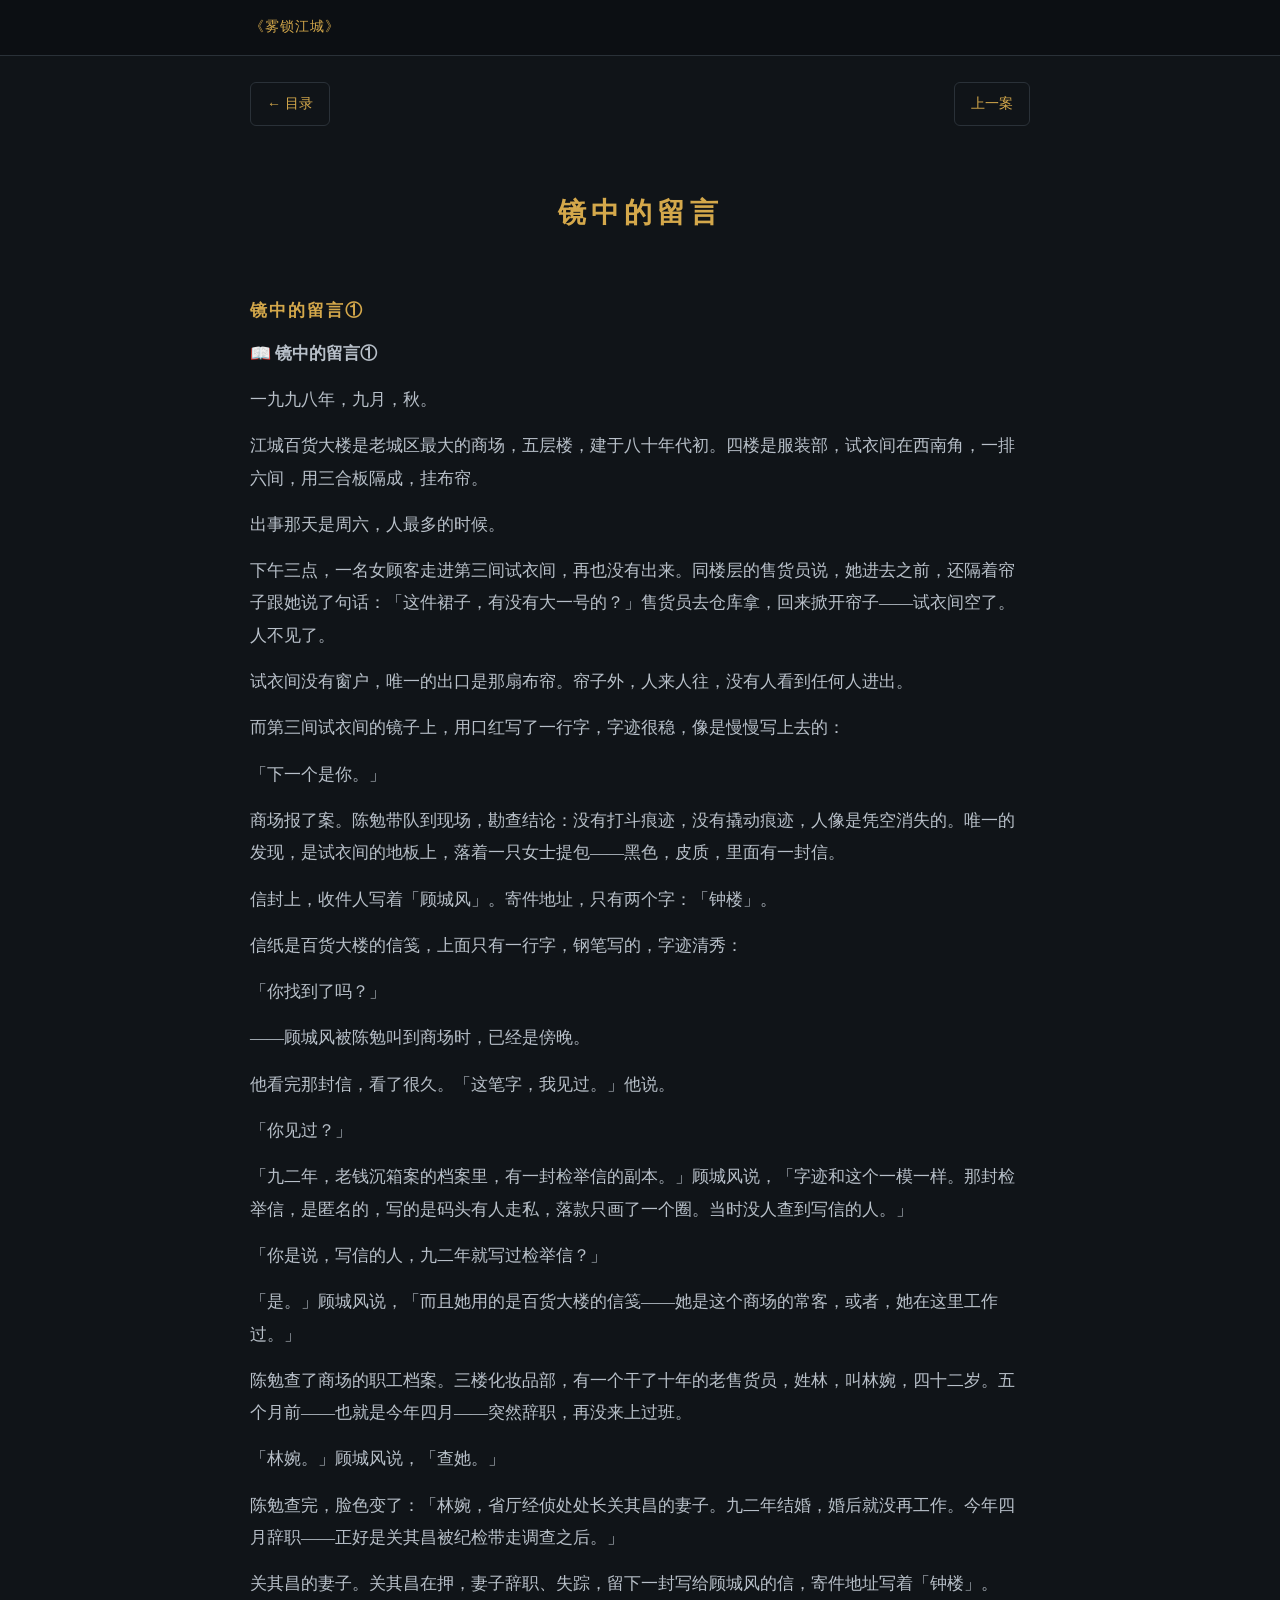
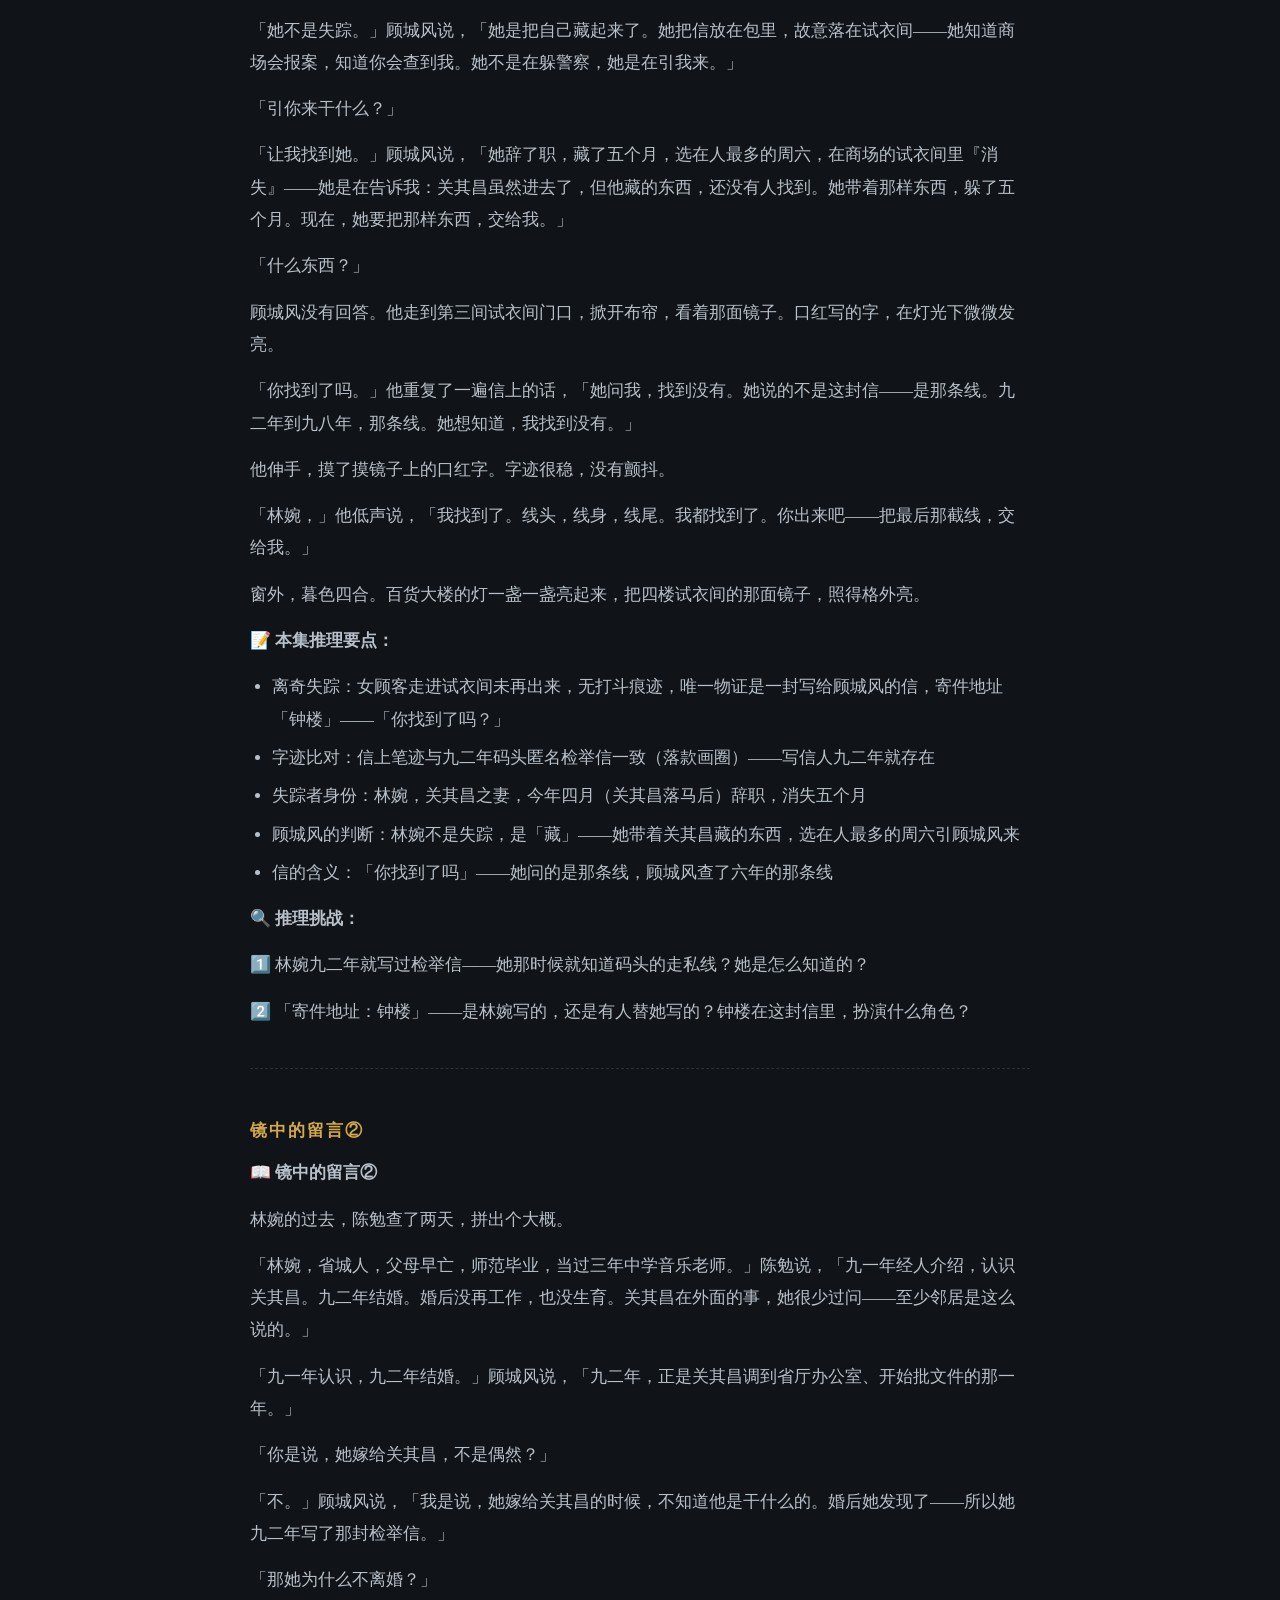
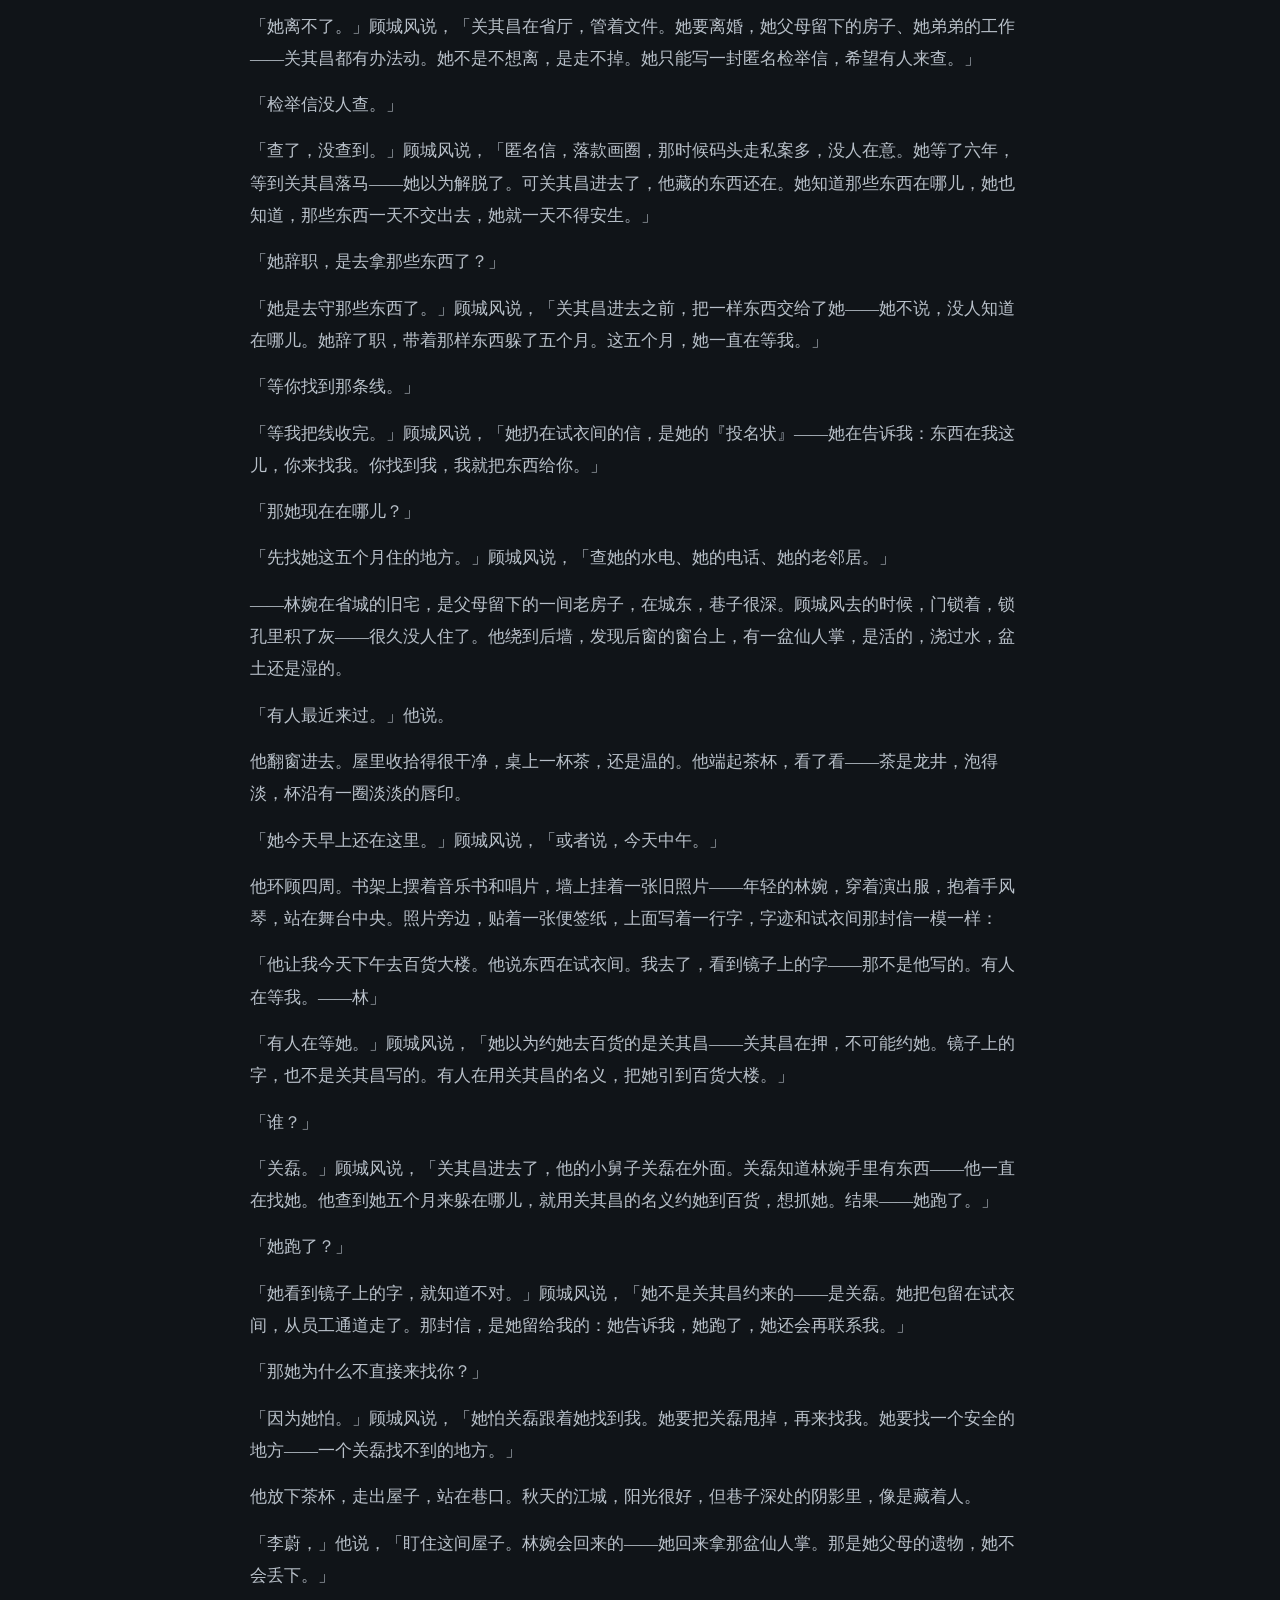
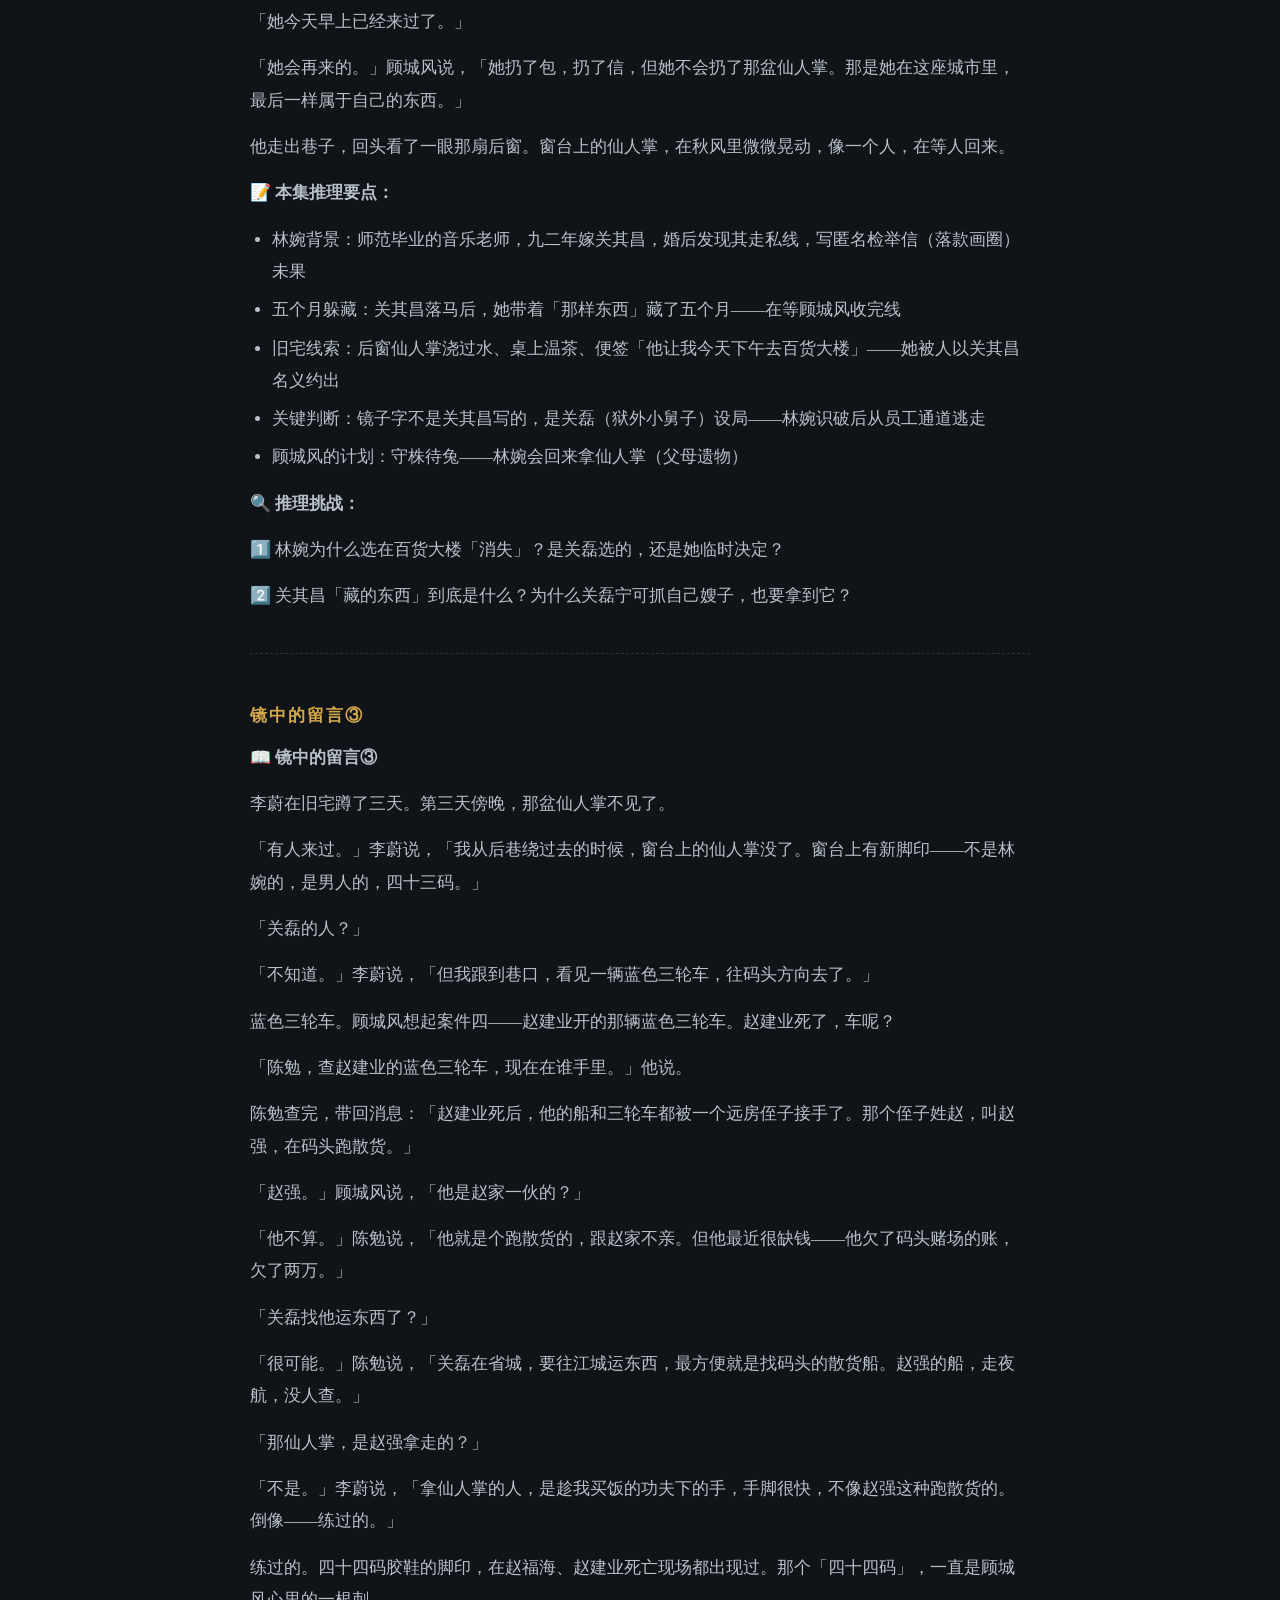
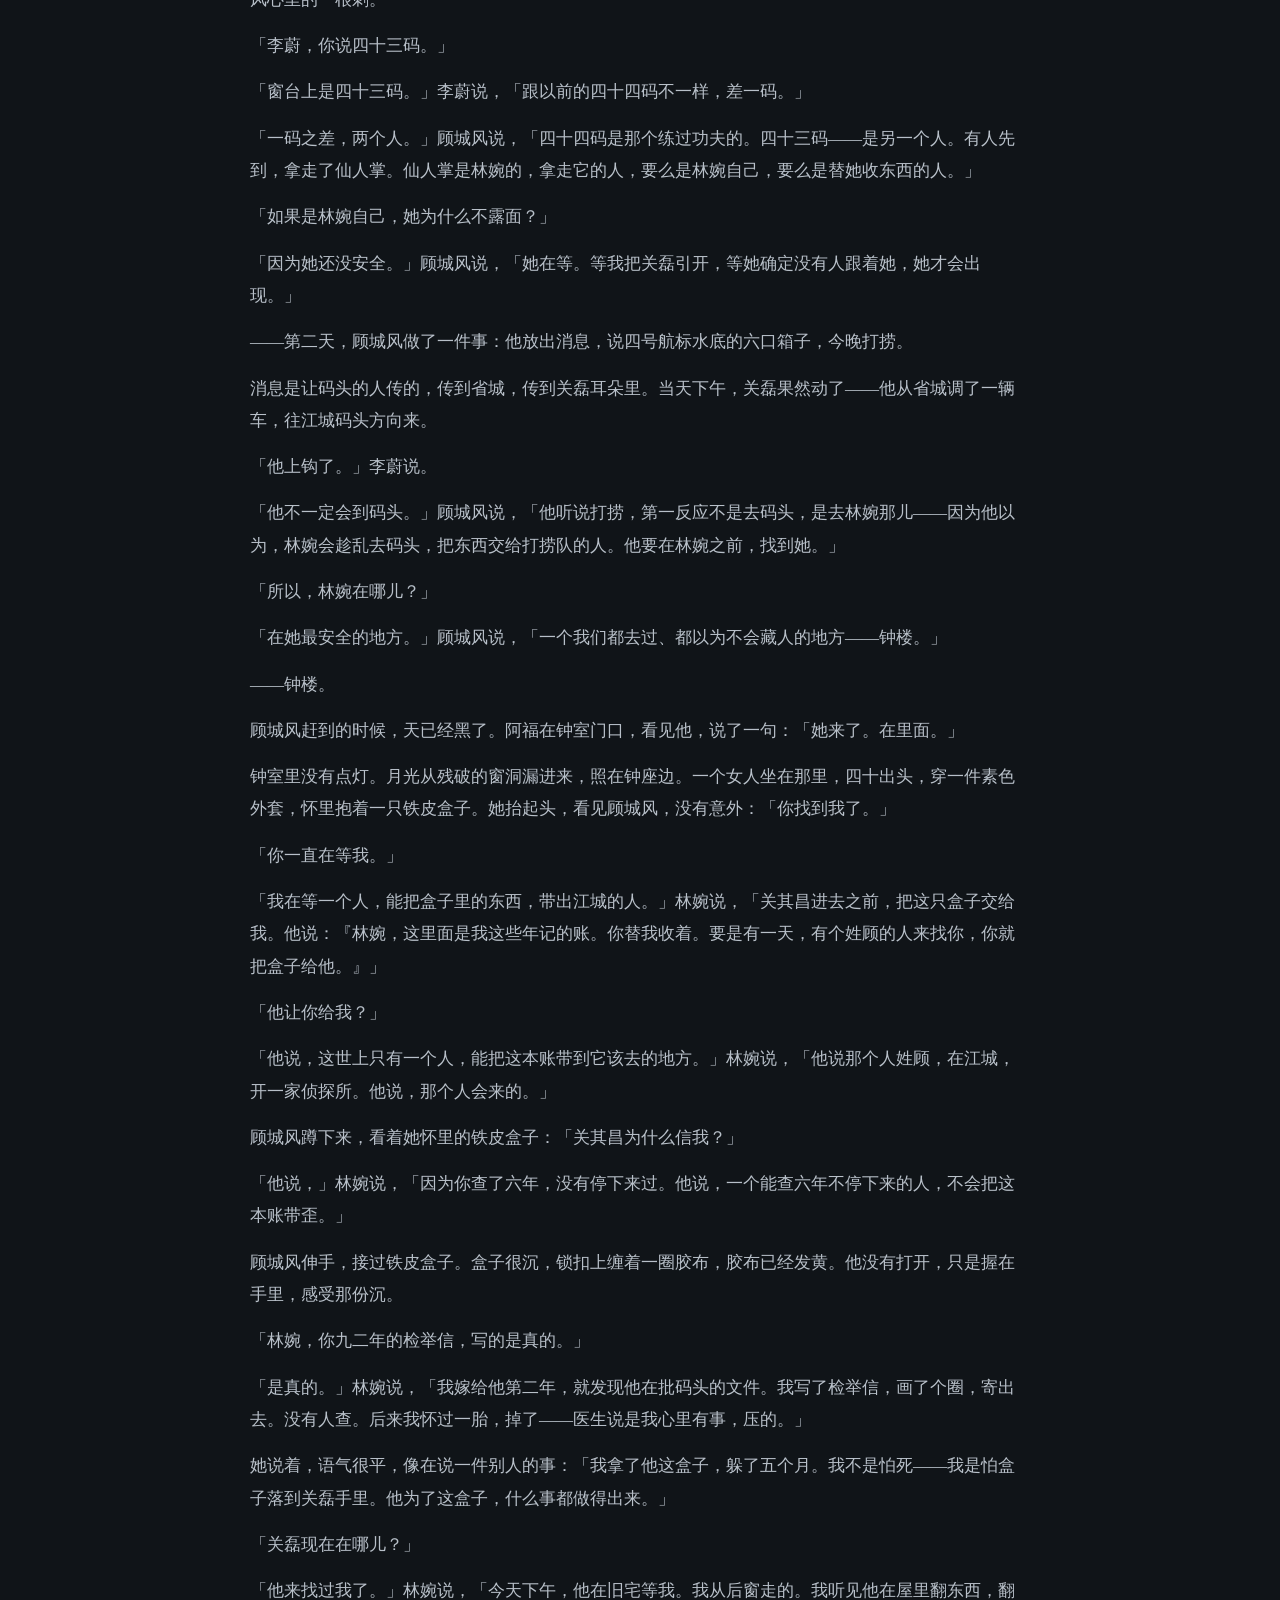
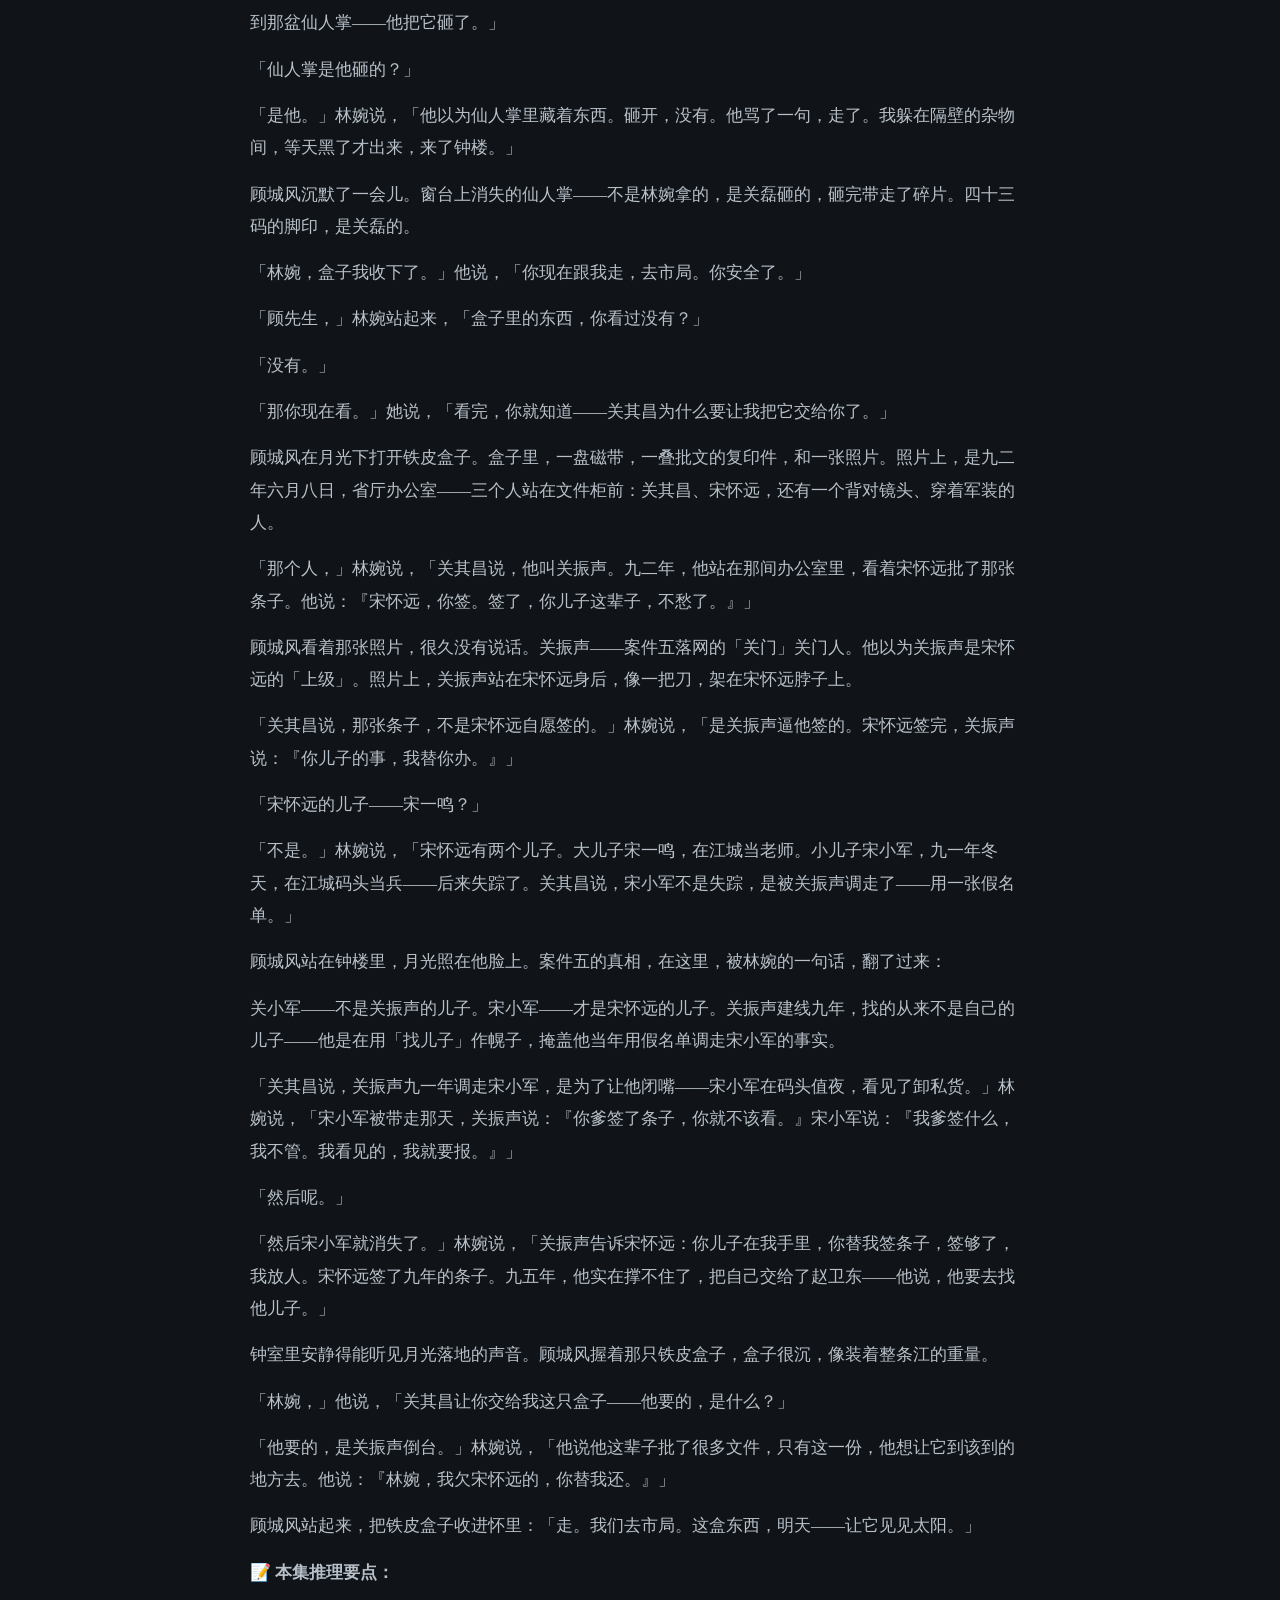
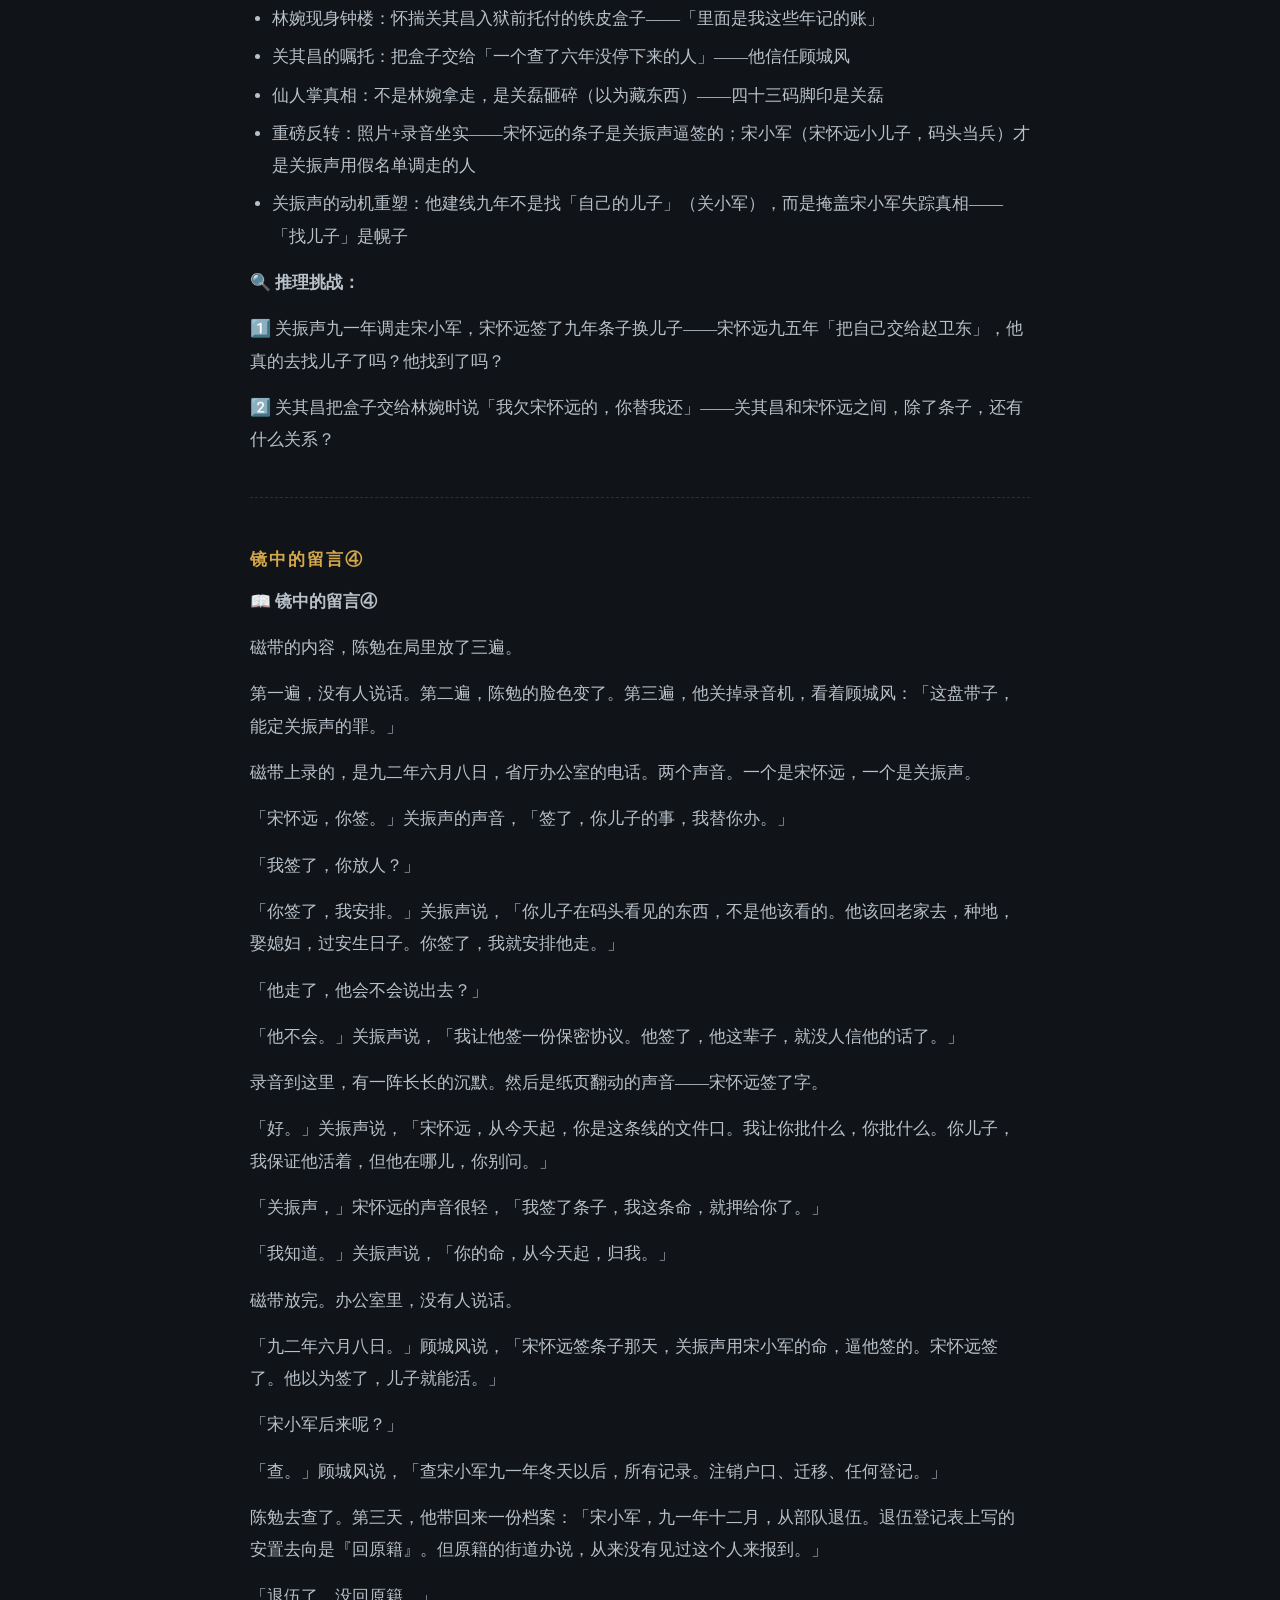
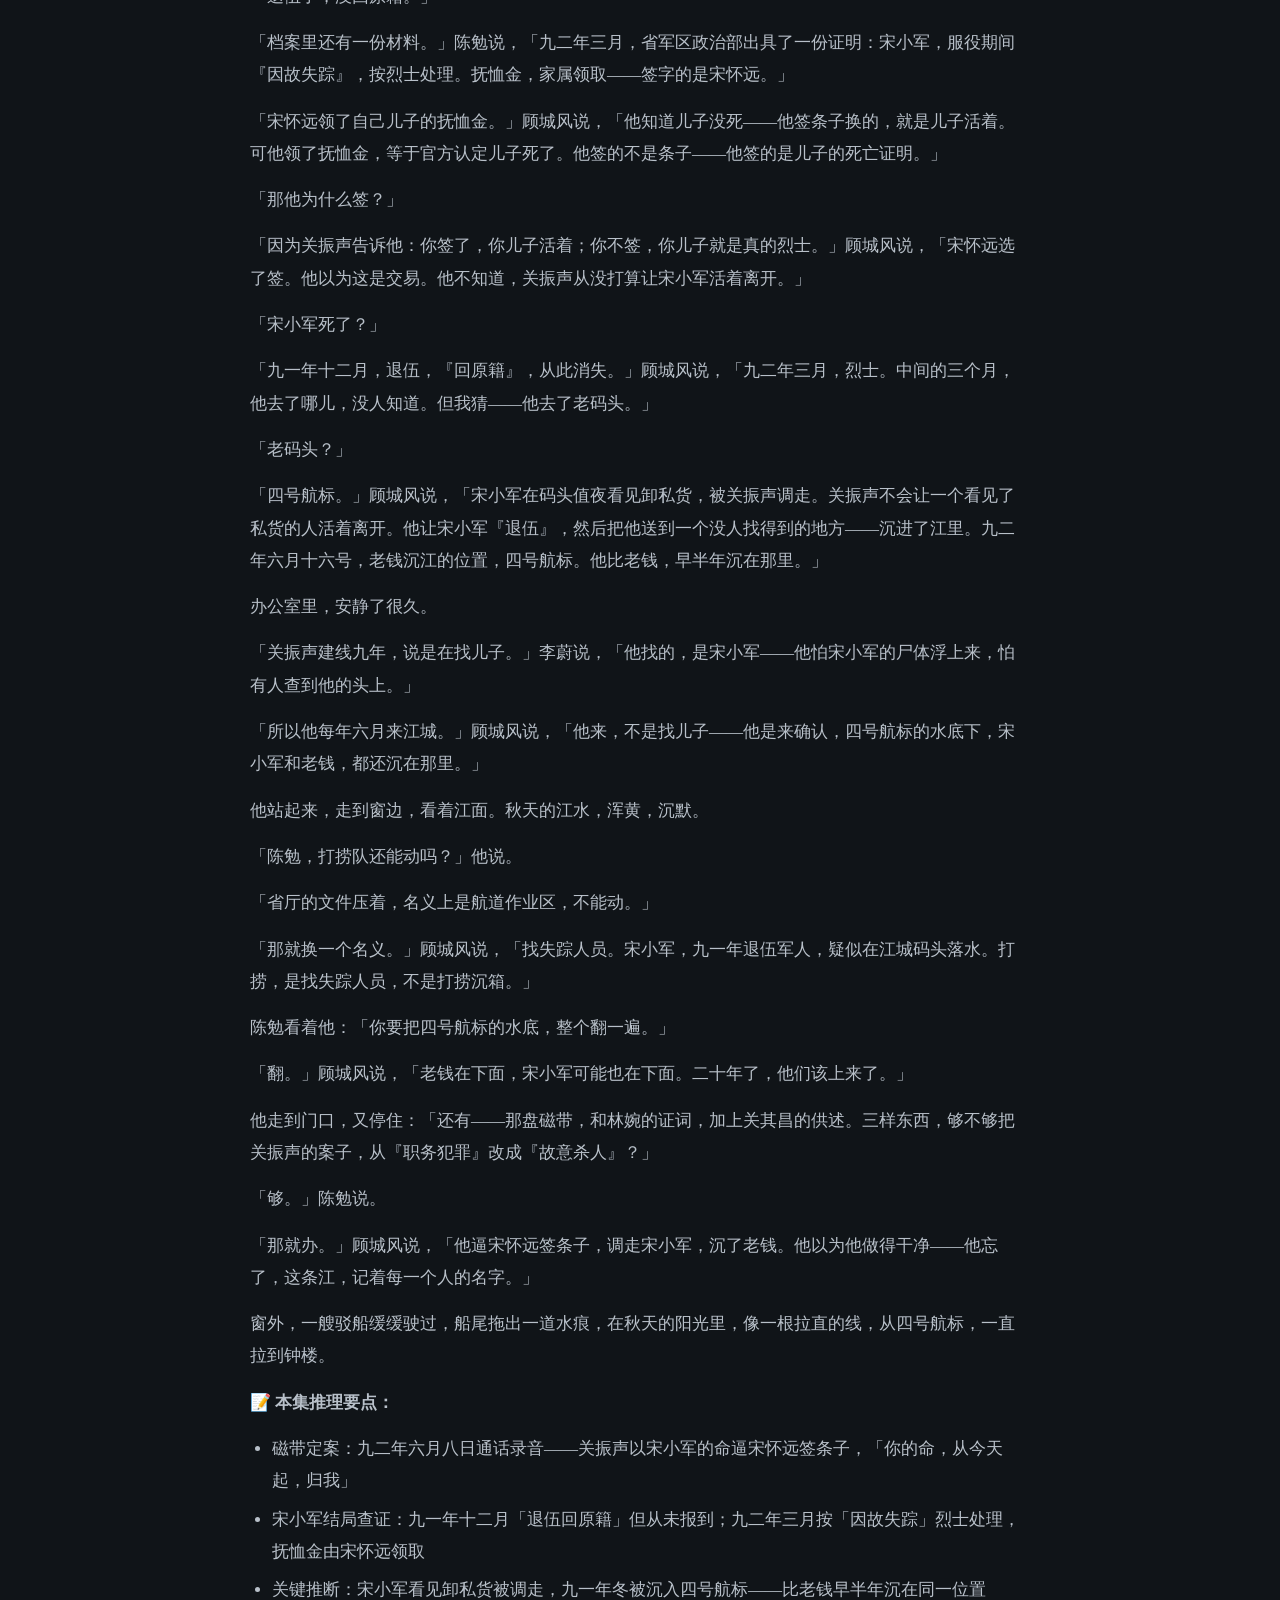
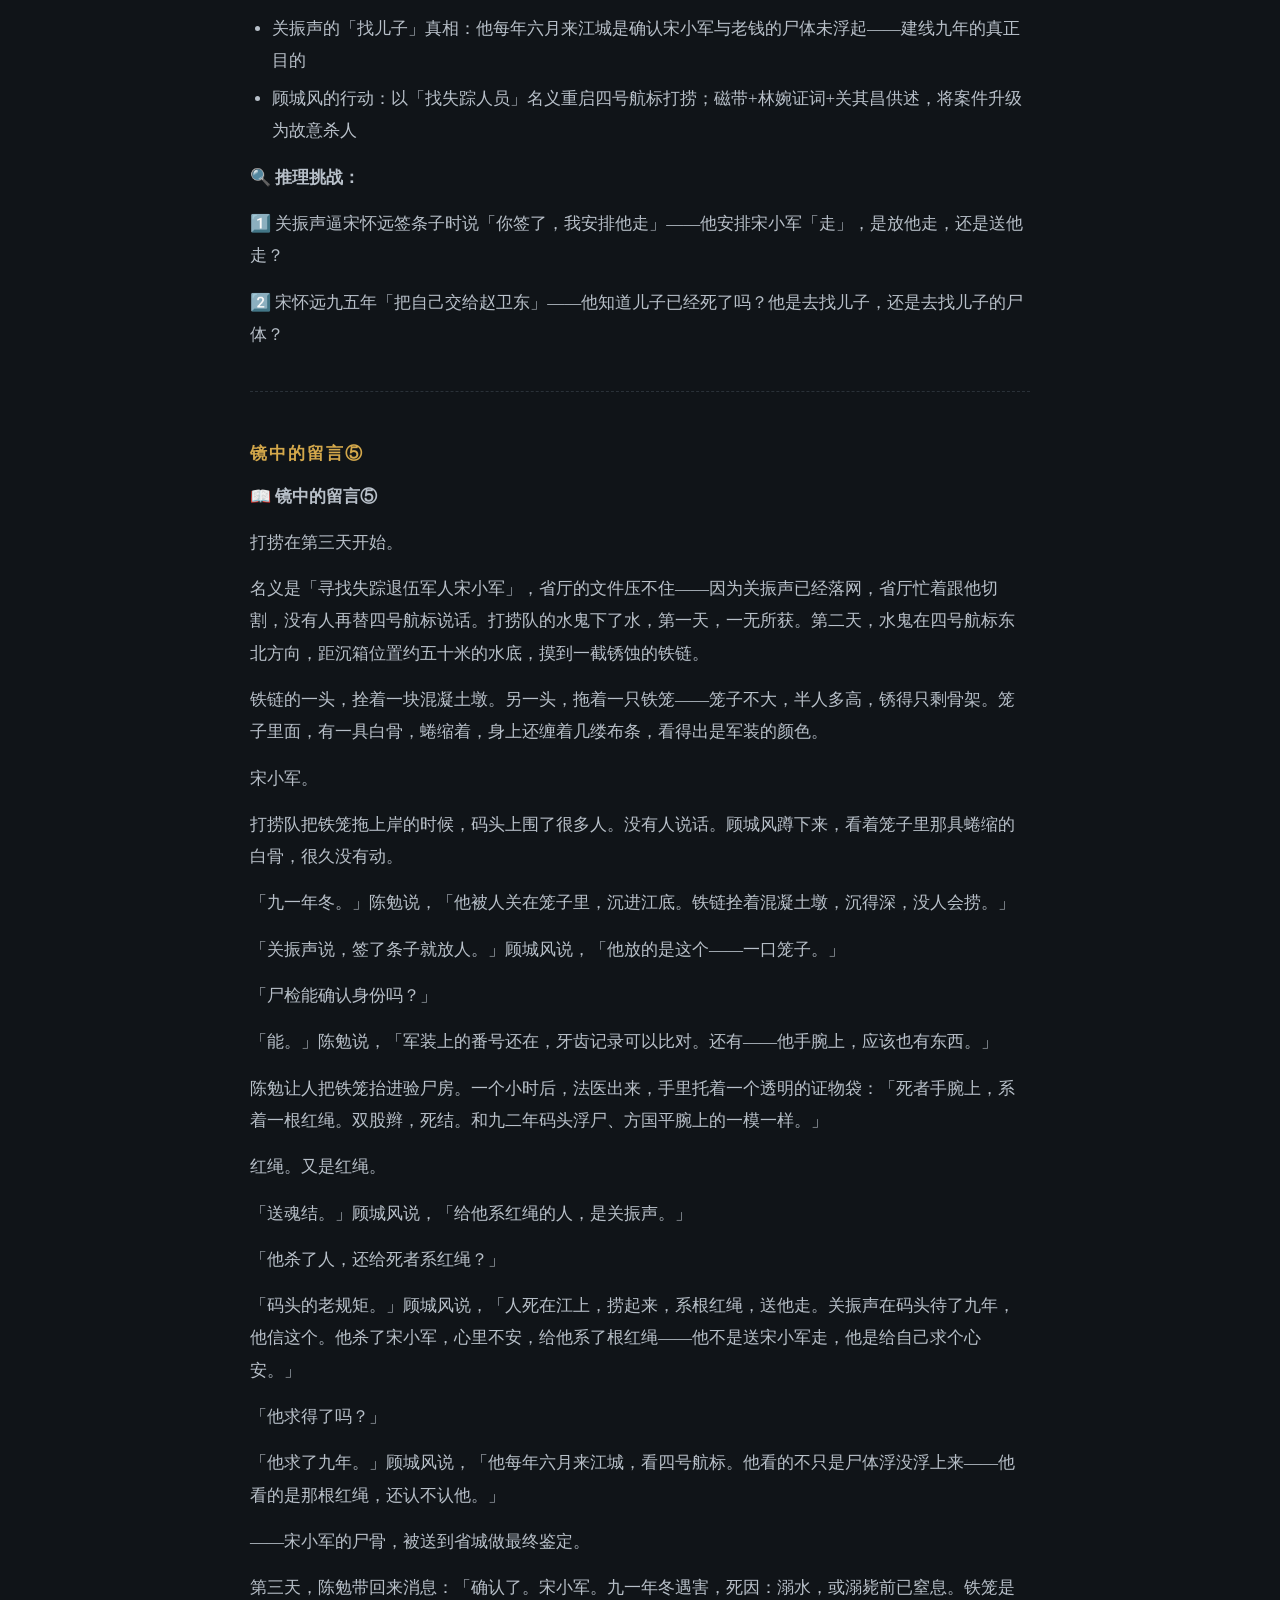
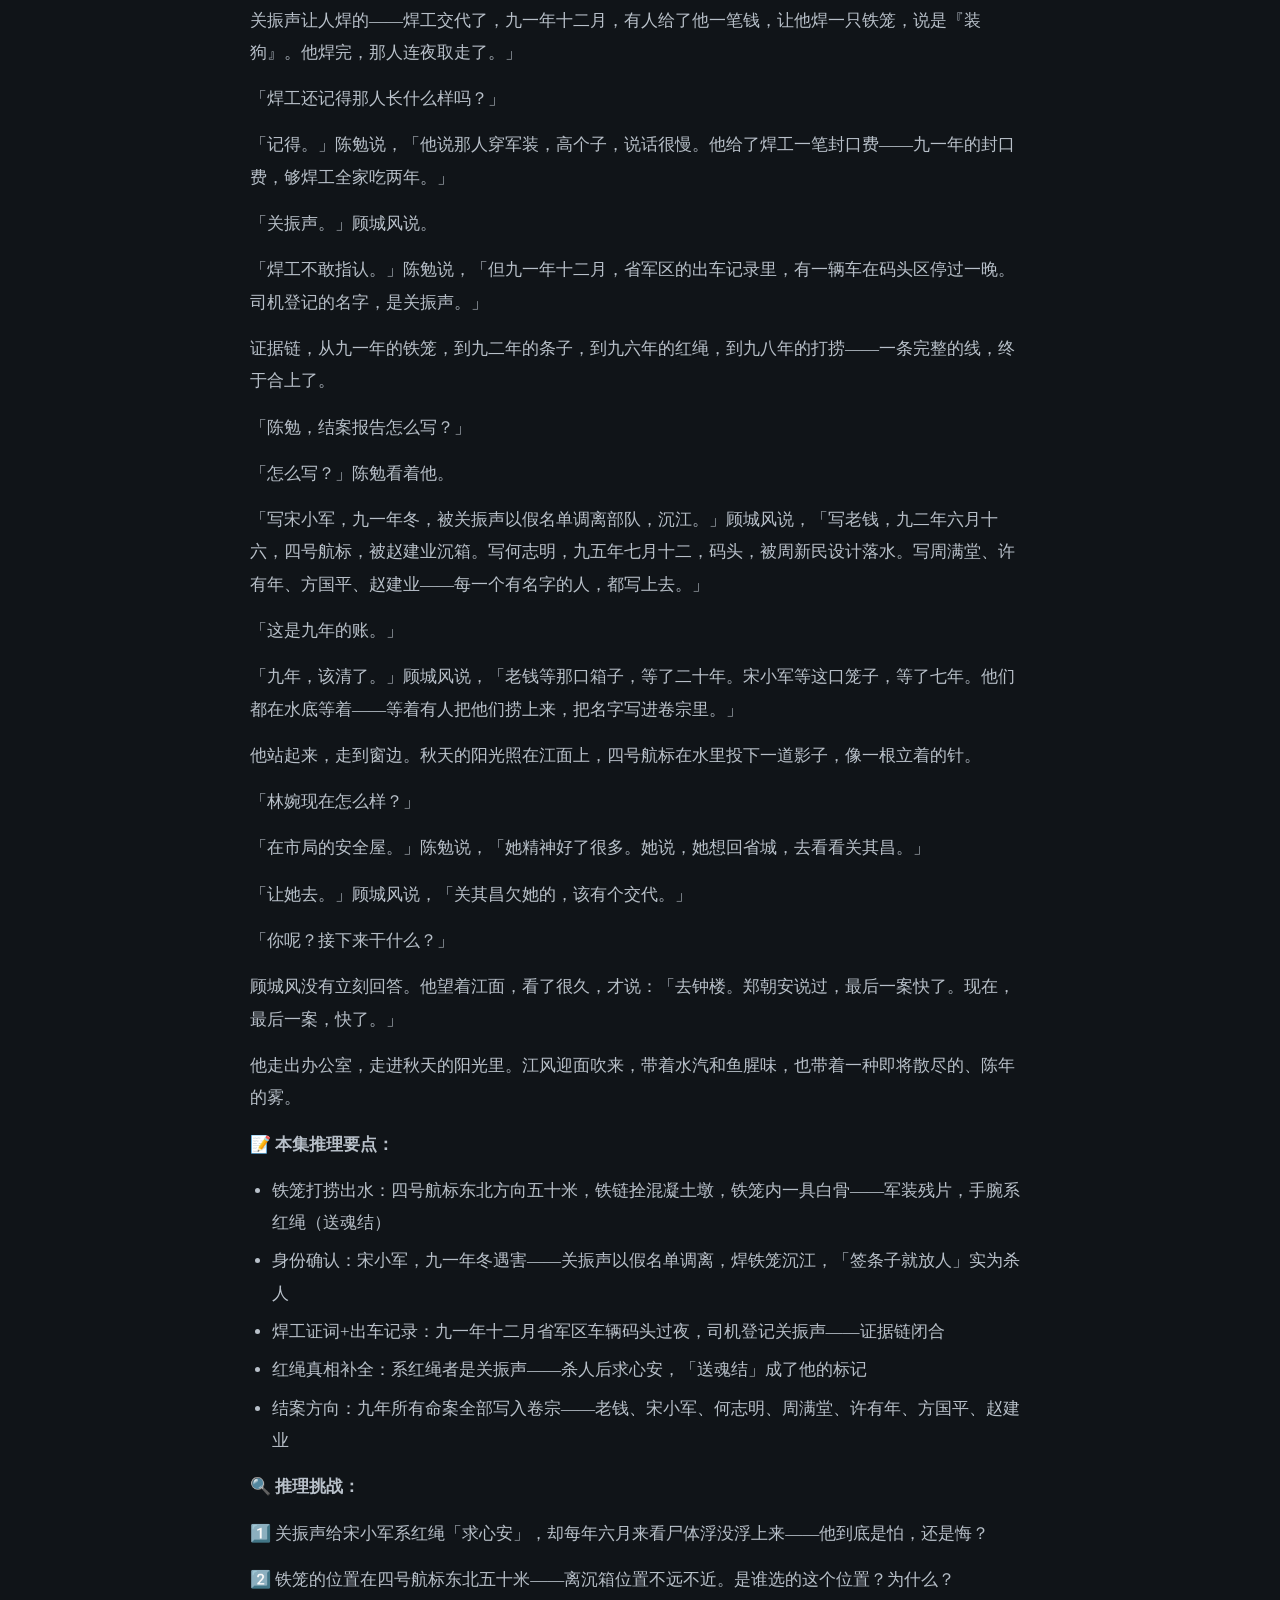
<file: chapters/case6.html>
<!DOCTYPE html>
<html lang="zh-CN">
<head>
<meta charset="UTF-8">
<meta name="viewport" content="width=device-width, initial-scale=1.0">
<title>《雾锁江城》· 镜中的留言</title>
<link rel="stylesheet" href="../style.css">
</head>
<body>
<header class="site-header">
<div class="container">
<p class="breadcrumb"><a href="../index.html">《雾锁江城》</a></p>
</div>
</header>
<main class="container">
<nav class="case-nav"><a href="../index.html">← 目录</a><a href="case5.html">上一案</a></nav>
<h2 class="case-title">镜中的留言</h2><section class="chapter" id="ch1"><h3 class="chapter-title">镜中的留言①</h3><p>📖 <strong>镜中的留言①</strong></p>
<p>一九九八年，九月，秋。</p>
<p>江城百货大楼是老城区最大的商场，五层楼，建于八十年代初。四楼是服装部，试衣间在西南角，一排六间，用三合板隔成，挂布帘。</p>
<p>出事那天是周六，人最多的时候。</p>
<p>下午三点，一名女顾客走进第三间试衣间，再也没有出来。同楼层的售货员说，她进去之前，还隔着帘子跟她说了句话：「这件裙子，有没有大一号的？」售货员去仓库拿，回来掀开帘子——试衣间空了。人不见了。</p>
<p>试衣间没有窗户，唯一的出口是那扇布帘。帘子外，人来人往，没有人看到任何人进出。</p>
<p>而第三间试衣间的镜子上，用口红写了一行字，字迹很稳，像是慢慢写上去的：</p>
<p>「下一个是你。」</p>
<p>商场报了案。陈勉带队到现场，勘查结论：没有打斗痕迹，没有撬动痕迹，人像是凭空消失的。唯一的发现，是试衣间的地板上，落着一只女士提包——黑色，皮质，里面有一封信。</p>
<p>信封上，收件人写着「顾城风」。寄件地址，只有两个字：「钟楼」。</p>
<p>信纸是百货大楼的信笺，上面只有一行字，钢笔写的，字迹清秀：</p>
<p>「你找到了吗？」</p>
<p>——顾城风被陈勉叫到商场时，已经是傍晚。</p>
<p>他看完那封信，看了很久。「这笔字，我见过。」他说。</p>
<p>「你见过？」</p>
<p>「九二年，老钱沉箱案的档案里，有一封检举信的副本。」顾城风说，「字迹和这个一模一样。那封检举信，是匿名的，写的是码头有人走私，落款只画了一个圈。当时没人查到写信的人。」</p>
<p>「你是说，写信的人，九二年就写过检举信？」</p>
<p>「是。」顾城风说，「而且她用的是百货大楼的信笺——她是这个商场的常客，或者，她在这里工作过。」</p>
<p>陈勉查了商场的职工档案。三楼化妆品部，有一个干了十年的老售货员，姓林，叫林婉，四十二岁。五个月前——也就是今年四月——突然辞职，再没来上过班。</p>
<p>「林婉。」顾城风说，「查她。」</p>
<p>陈勉查完，脸色变了：「林婉，省厅经侦处处长关其昌的妻子。九二年结婚，婚后就没再工作。今年四月辞职——正好是关其昌被纪检带走调查之后。」</p>
<p>关其昌的妻子。关其昌在押，妻子辞职、失踪，留下一封写给顾城风的信，寄件地址写着「钟楼」。</p>
<p>「她不是失踪。」顾城风说，「她是把自己藏起来了。她把信放在包里，故意落在试衣间——她知道商场会报案，知道你会查到我。她不是在躲警察，她是在引我来。」</p>
<p>「引你来干什么？」</p>
<p>「让我找到她。」顾城风说，「她辞了职，藏了五个月，选在人最多的周六，在商场的试衣间里『消失』——她是在告诉我：关其昌虽然进去了，但他藏的东西，还没有人找到。她带着那样东西，躲了五个月。现在，她要把那样东西，交给我。」</p>
<p>「什么东西？」</p>
<p>顾城风没有回答。他走到第三间试衣间门口，掀开布帘，看着那面镜子。口红写的字，在灯光下微微发亮。</p>
<p>「你找到了吗。」他重复了一遍信上的话，「她问我，找到没有。她说的不是这封信——是那条线。九二年到九八年，那条线。她想知道，我找到没有。」</p>
<p>他伸手，摸了摸镜子上的口红字。字迹很稳，没有颤抖。</p>
<p>「林婉，」他低声说，「我找到了。线头，线身，线尾。我都找到了。你出来吧——把最后那截线，交给我。」</p>
<p>窗外，暮色四合。百货大楼的灯一盏一盏亮起来，把四楼试衣间的那面镜子，照得格外亮。</p>
<p>📝 <strong>本集推理要点：</strong></p>
<ul>
<li>离奇失踪：女顾客走进试衣间未再出来，无打斗痕迹，唯一物证是一封写给顾城风的信，寄件地址「钟楼」——「你找到了吗？」</li>
<li>字迹比对：信上笔迹与九二年码头匿名检举信一致（落款画圈）——写信人九二年就存在</li>
<li>失踪者身份：林婉，关其昌之妻，今年四月（关其昌落马后）辞职，消失五个月</li>
<li>顾城风的判断：林婉不是失踪，是「藏」——她带着关其昌藏的东西，选在人最多的周六引顾城风来</li>
<li>信的含义：「你找到了吗」——她问的是那条线，顾城风查了六年的那条线</li>
</ul>
<p>🔍 <strong>推理挑战：</strong></p>
<p>1️⃣ 林婉九二年就写过检举信——她那时候就知道码头的走私线？她是怎么知道的？</p>
<p>2️⃣ 「寄件地址：钟楼」——是林婉写的，还是有人替她写的？钟楼在这封信里，扮演什么角色？</p></section><section class="chapter" id="ch2"><h3 class="chapter-title">镜中的留言②</h3><p>📖 <strong>镜中的留言②</strong></p>
<p>林婉的过去，陈勉查了两天，拼出个大概。</p>
<p>「林婉，省城人，父母早亡，师范毕业，当过三年中学音乐老师。」陈勉说，「九一年经人介绍，认识关其昌。九二年结婚。婚后没再工作，也没生育。关其昌在外面的事，她很少过问——至少邻居是这么说的。」</p>
<p>「九一年认识，九二年结婚。」顾城风说，「九二年，正是关其昌调到省厅办公室、开始批文件的那一年。」</p>
<p>「你是说，她嫁给关其昌，不是偶然？」</p>
<p>「不。」顾城风说，「我是说，她嫁给关其昌的时候，不知道他是干什么的。婚后她发现了——所以她九二年写了那封检举信。」</p>
<p>「那她为什么不离婚？」</p>
<p>「她离不了。」顾城风说，「关其昌在省厅，管着文件。她要离婚，她父母留下的房子、她弟弟的工作——关其昌都有办法动。她不是不想离，是走不掉。她只能写一封匿名检举信，希望有人来查。」</p>
<p>「检举信没人查。」</p>
<p>「查了，没查到。」顾城风说，「匿名信，落款画圈，那时候码头走私案多，没人在意。她等了六年，等到关其昌落马——她以为解脱了。可关其昌进去了，他藏的东西还在。她知道那些东西在哪儿，她也知道，那些东西一天不交出去，她就一天不得安生。」</p>
<p>「她辞职，是去拿那些东西了？」</p>
<p>「她是去守那些东西了。」顾城风说，「关其昌进去之前，把一样东西交给了她——她不说，没人知道在哪儿。她辞了职，带着那样东西躲了五个月。这五个月，她一直在等我。」</p>
<p>「等你找到那条线。」</p>
<p>「等我把线收完。」顾城风说，「她扔在试衣间的信，是她的『投名状』——她在告诉我：东西在我这儿，你来找我。你找到我，我就把东西给你。」</p>
<p>「那她现在在哪儿？」</p>
<p>「先找她这五个月住的地方。」顾城风说，「查她的水电、她的电话、她的老邻居。」</p>
<p>——林婉在省城的旧宅，是父母留下的一间老房子，在城东，巷子很深。顾城风去的时候，门锁着，锁孔里积了灰——很久没人住了。他绕到后墙，发现后窗的窗台上，有一盆仙人掌，是活的，浇过水，盆土还是湿的。</p>
<p>「有人最近来过。」他说。</p>
<p>他翻窗进去。屋里收拾得很干净，桌上一杯茶，还是温的。他端起茶杯，看了看——茶是龙井，泡得淡，杯沿有一圈淡淡的唇印。</p>
<p>「她今天早上还在这里。」顾城风说，「或者说，今天中午。」</p>
<p>他环顾四周。书架上摆着音乐书和唱片，墙上挂着一张旧照片——年轻的林婉，穿着演出服，抱着手风琴，站在舞台中央。照片旁边，贴着一张便签纸，上面写着一行字，字迹和试衣间那封信一模一样：</p>
<p>「他让我今天下午去百货大楼。他说东西在试衣间。我去了，看到镜子上的字——那不是他写的。有人在等我。——林」</p>
<p>「有人在等她。」顾城风说，「她以为约她去百货的是关其昌——关其昌在押，不可能约她。镜子上的字，也不是关其昌写的。有人在用关其昌的名义，把她引到百货大楼。」</p>
<p>「谁？」</p>
<p>「关磊。」顾城风说，「关其昌进去了，他的小舅子关磊在外面。关磊知道林婉手里有东西——他一直在找她。他查到她五个月来躲在哪儿，就用关其昌的名义约她到百货，想抓她。结果——她跑了。」</p>
<p>「她跑了？」</p>
<p>「她看到镜子上的字，就知道不对。」顾城风说，「她不是关其昌约来的——是关磊。她把包留在试衣间，从员工通道走了。那封信，是她留给我的：她告诉我，她跑了，她还会再联系我。」</p>
<p>「那她为什么不直接来找你？」</p>
<p>「因为她怕。」顾城风说，「她怕关磊跟着她找到我。她要把关磊甩掉，再来找我。她要找一个安全的地方——一个关磊找不到的地方。」</p>
<p>他放下茶杯，走出屋子，站在巷口。秋天的江城，阳光很好，但巷子深处的阴影里，像是藏着人。</p>
<p>「李蔚，」他说，「盯住这间屋子。林婉会回来的——她回来拿那盆仙人掌。那是她父母的遗物，她不会丢下。」</p>
<p>「她今天早上已经来过了。」</p>
<p>「她会再来的。」顾城风说，「她扔了包，扔了信，但她不会扔了那盆仙人掌。那是她在这座城市里，最后一样属于自己的东西。」</p>
<p>他走出巷子，回头看了一眼那扇后窗。窗台上的仙人掌，在秋风里微微晃动，像一个人，在等人回来。</p>
<p>📝 <strong>本集推理要点：</strong></p>
<ul>
<li>林婉背景：师范毕业的音乐老师，九二年嫁关其昌，婚后发现其走私线，写匿名检举信（落款画圈）未果</li>
<li>五个月躲藏：关其昌落马后，她带着「那样东西」藏了五个月——在等顾城风收完线</li>
<li>旧宅线索：后窗仙人掌浇过水、桌上温茶、便签「他让我今天下午去百货大楼」——她被人以关其昌名义约出</li>
<li>关键判断：镜子字不是关其昌写的，是关磊（狱外小舅子）设局——林婉识破后从员工通道逃走</li>
<li>顾城风的计划：守株待兔——林婉会回来拿仙人掌（父母遗物）</li>
</ul>
<p>🔍 <strong>推理挑战：</strong></p>
<p>1️⃣ 林婉为什么选在百货大楼「消失」？是关磊选的，还是她临时决定？</p>
<p>2️⃣ 关其昌「藏的东西」到底是什么？为什么关磊宁可抓自己嫂子，也要拿到它？</p></section><section class="chapter" id="ch3"><h3 class="chapter-title">镜中的留言③</h3><p>📖 <strong>镜中的留言③</strong></p>
<p>李蔚在旧宅蹲了三天。第三天傍晚，那盆仙人掌不见了。</p>
<p>「有人来过。」李蔚说，「我从后巷绕过去的时候，窗台上的仙人掌没了。窗台上有新脚印——不是林婉的，是男人的，四十三码。」</p>
<p>「关磊的人？」</p>
<p>「不知道。」李蔚说，「但我跟到巷口，看见一辆蓝色三轮车，往码头方向去了。」</p>
<p>蓝色三轮车。顾城风想起案件四——赵建业开的那辆蓝色三轮车。赵建业死了，车呢？</p>
<p>「陈勉，查赵建业的蓝色三轮车，现在在谁手里。」他说。</p>
<p>陈勉查完，带回消息：「赵建业死后，他的船和三轮车都被一个远房侄子接手了。那个侄子姓赵，叫赵强，在码头跑散货。」</p>
<p>「赵强。」顾城风说，「他是赵家一伙的？」</p>
<p>「他不算。」陈勉说，「他就是个跑散货的，跟赵家不亲。但他最近很缺钱——他欠了码头赌场的账，欠了两万。」</p>
<p>「关磊找他运东西了？」</p>
<p>「很可能。」陈勉说，「关磊在省城，要往江城运东西，最方便就是找码头的散货船。赵强的船，走夜航，没人查。」</p>
<p>「那仙人掌，是赵强拿走的？」</p>
<p>「不是。」李蔚说，「拿仙人掌的人，是趁我买饭的功夫下的手，手脚很快，不像赵强这种跑散货的。倒像——练过的。」</p>
<p>练过的。四十四码胶鞋的脚印，在赵福海、赵建业死亡现场都出现过。那个「四十四码」，一直是顾城风心里的一根刺。</p>
<p>「李蔚，你说四十三码。」</p>
<p>「窗台上是四十三码。」李蔚说，「跟以前的四十四码不一样，差一码。」</p>
<p>「一码之差，两个人。」顾城风说，「四十四码是那个练过功夫的。四十三码——是另一个人。有人先到，拿走了仙人掌。仙人掌是林婉的，拿走它的人，要么是林婉自己，要么是替她收东西的人。」</p>
<p>「如果是林婉自己，她为什么不露面？」</p>
<p>「因为她还没安全。」顾城风说，「她在等。等我把关磊引开，等她确定没有人跟着她，她才会出现。」</p>
<p>——第二天，顾城风做了一件事：他放出消息，说四号航标水底的六口箱子，今晚打捞。</p>
<p>消息是让码头的人传的，传到省城，传到关磊耳朵里。当天下午，关磊果然动了——他从省城调了一辆车，往江城码头方向来。</p>
<p>「他上钩了。」李蔚说。</p>
<p>「他不一定会到码头。」顾城风说，「他听说打捞，第一反应不是去码头，是去林婉那儿——因为他以为，林婉会趁乱去码头，把东西交给打捞队的人。他要在林婉之前，找到她。」</p>
<p>「所以，林婉在哪儿？」</p>
<p>「在她最安全的地方。」顾城风说，「一个我们都去过、都以为不会藏人的地方——钟楼。」</p>
<p>——钟楼。</p>
<p>顾城风赶到的时候，天已经黑了。阿福在钟室门口，看见他，说了一句：「她来了。在里面。」</p>
<p>钟室里没有点灯。月光从残破的窗洞漏进来，照在钟座边。一个女人坐在那里，四十出头，穿一件素色外套，怀里抱着一只铁皮盒子。她抬起头，看见顾城风，没有意外：「你找到我了。」</p>
<p>「你一直在等我。」</p>
<p>「我在等一个人，能把盒子里的东西，带出江城的人。」林婉说，「关其昌进去之前，把这只盒子交给我。他说：『林婉，这里面是我这些年记的账。你替我收着。要是有一天，有个姓顾的人来找你，你就把盒子给他。』」</p>
<p>「他让你给我？」</p>
<p>「他说，这世上只有一个人，能把这本账带到它该去的地方。」林婉说，「他说那个人姓顾，在江城，开一家侦探所。他说，那个人会来的。」</p>
<p>顾城风蹲下来，看着她怀里的铁皮盒子：「关其昌为什么信我？」</p>
<p>「他说，」林婉说，「因为你查了六年，没有停下来过。他说，一个能查六年不停下来的人，不会把这本账带歪。」</p>
<p>顾城风伸手，接过铁皮盒子。盒子很沉，锁扣上缠着一圈胶布，胶布已经发黄。他没有打开，只是握在手里，感受那份沉。</p>
<p>「林婉，你九二年的检举信，写的是真的。」</p>
<p>「是真的。」林婉说，「我嫁给他第二年，就发现他在批码头的文件。我写了检举信，画了个圈，寄出去。没有人查。后来我怀过一胎，掉了——医生说是我心里有事，压的。」</p>
<p>她说着，语气很平，像在说一件别人的事：「我拿了他这盒子，躲了五个月。我不是怕死——我是怕盒子落到关磊手里。他为了这盒子，什么事都做得出来。」</p>
<p>「关磊现在在哪儿？」</p>
<p>「他来找过我了。」林婉说，「今天下午，他在旧宅等我。我从后窗走的。我听见他在屋里翻东西，翻到那盆仙人掌——他把它砸了。」</p>
<p>「仙人掌是他砸的？」</p>
<p>「是他。」林婉说，「他以为仙人掌里藏着东西。砸开，没有。他骂了一句，走了。我躲在隔壁的杂物间，等天黑了才出来，来了钟楼。」</p>
<p>顾城风沉默了一会儿。窗台上消失的仙人掌——不是林婉拿的，是关磊砸的，砸完带走了碎片。四十三码的脚印，是关磊的。</p>
<p>「林婉，盒子我收下了。」他说，「你现在跟我走，去市局。你安全了。」</p>
<p>「顾先生，」林婉站起来，「盒子里的东西，你看过没有？」</p>
<p>「没有。」</p>
<p>「那你现在看。」她说，「看完，你就知道——关其昌为什么要让我把它交给你了。」</p>
<p>顾城风在月光下打开铁皮盒子。盒子里，一盘磁带，一叠批文的复印件，和一张照片。照片上，是九二年六月八日，省厅办公室——三个人站在文件柜前：关其昌、宋怀远，还有一个背对镜头、穿着军装的人。</p>
<p>「那个人，」林婉说，「关其昌说，他叫关振声。九二年，他站在那间办公室里，看着宋怀远批了那张条子。他说：『宋怀远，你签。签了，你儿子这辈子，不愁了。』」</p>
<p>顾城风看着那张照片，很久没有说话。关振声——案件五落网的「关门」关门人。他以为关振声是宋怀远的「上级」。照片上，关振声站在宋怀远身后，像一把刀，架在宋怀远脖子上。</p>
<p>「关其昌说，那张条子，不是宋怀远自愿签的。」林婉说，「是关振声逼他签的。宋怀远签完，关振声说：『你儿子的事，我替你办。』」</p>
<p>「宋怀远的儿子——宋一鸣？」</p>
<p>「不是。」林婉说，「宋怀远有两个儿子。大儿子宋一鸣，在江城当老师。小儿子宋小军，九一年冬天，在江城码头当兵——后来失踪了。关其昌说，宋小军不是失踪，是被关振声调走了——用一张假名单。」</p>
<p>顾城风站在钟楼里，月光照在他脸上。案件五的真相，在这里，被林婉的一句话，翻了过来：</p>
<p>关小军——不是关振声的儿子。宋小军——才是宋怀远的儿子。关振声建线九年，找的从来不是自己的儿子——他是在用「找儿子」作幌子，掩盖他当年用假名单调走宋小军的事实。</p>
<p>「关其昌说，关振声九一年调走宋小军，是为了让他闭嘴——宋小军在码头值夜，看见了卸私货。」林婉说，「宋小军被带走那天，关振声说：『你爹签了条子，你就不该看。』宋小军说：『我爹签什么，我不管。我看见的，我就要报。』」</p>
<p>「然后呢。」</p>
<p>「然后宋小军就消失了。」林婉说，「关振声告诉宋怀远：你儿子在我手里，你替我签条子，签够了，我放人。宋怀远签了九年的条子。九五年，他实在撑不住了，把自己交给了赵卫东——他说，他要去找他儿子。」</p>
<p>钟室里安静得能听见月光落地的声音。顾城风握着那只铁皮盒子，盒子很沉，像装着整条江的重量。</p>
<p>「林婉，」他说，「关其昌让你交给我这只盒子——他要的，是什么？」</p>
<p>「他要的，是关振声倒台。」林婉说，「他说他这辈子批了很多文件，只有这一份，他想让它到该到的地方去。他说：『林婉，我欠宋怀远的，你替我还。』」</p>
<p>顾城风站起来，把铁皮盒子收进怀里：「走。我们去市局。这盒东西，明天——让它见见太阳。」</p>
<p>📝 <strong>本集推理要点：</strong></p>
<ul>
<li>林婉现身钟楼：怀揣关其昌入狱前托付的铁皮盒子——「里面是我这些年记的账」</li>
<li>关其昌的嘱托：把盒子交给「一个查了六年没停下来的人」——他信任顾城风</li>
<li>仙人掌真相：不是林婉拿走，是关磊砸碎（以为藏东西）——四十三码脚印是关磊</li>
<li>重磅反转：照片+录音坐实——宋怀远的条子是关振声逼签的；宋小军（宋怀远小儿子，码头当兵）才是关振声用假名单调走的人</li>
<li>关振声的动机重塑：他建线九年不是找「自己的儿子」（关小军），而是掩盖宋小军失踪真相——「找儿子」是幌子</li>
</ul>
<p>🔍 <strong>推理挑战：</strong></p>
<p>1️⃣ 关振声九一年调走宋小军，宋怀远签了九年条子换儿子——宋怀远九五年「把自己交给赵卫东」，他真的去找儿子了吗？他找到了吗？</p>
<p>2️⃣ 关其昌把盒子交给林婉时说「我欠宋怀远的，你替我还」——关其昌和宋怀远之间，除了条子，还有什么关系？</p></section><section class="chapter" id="ch4"><h3 class="chapter-title">镜中的留言④</h3><p>📖 <strong>镜中的留言④</strong></p>
<p>磁带的内容，陈勉在局里放了三遍。</p>
<p>第一遍，没有人说话。第二遍，陈勉的脸色变了。第三遍，他关掉录音机，看着顾城风：「这盘带子，能定关振声的罪。」</p>
<p>磁带上录的，是九二年六月八日，省厅办公室的电话。两个声音。一个是宋怀远，一个是关振声。</p>
<p>「宋怀远，你签。」关振声的声音，「签了，你儿子的事，我替你办。」</p>
<p>「我签了，你放人？」</p>
<p>「你签了，我安排。」关振声说，「你儿子在码头看见的东西，不是他该看的。他该回老家去，种地，娶媳妇，过安生日子。你签了，我就安排他走。」</p>
<p>「他走了，他会不会说出去？」</p>
<p>「他不会。」关振声说，「我让他签一份保密协议。他签了，他这辈子，就没人信他的话了。」</p>
<p>录音到这里，有一阵长长的沉默。然后是纸页翻动的声音——宋怀远签了字。</p>
<p>「好。」关振声说，「宋怀远，从今天起，你是这条线的文件口。我让你批什么，你批什么。你儿子，我保证他活着，但他在哪儿，你别问。」</p>
<p>「关振声，」宋怀远的声音很轻，「我签了条子，我这条命，就押给你了。」</p>
<p>「我知道。」关振声说，「你的命，从今天起，归我。」</p>
<p>磁带放完。办公室里，没有人说话。</p>
<p>「九二年六月八日。」顾城风说，「宋怀远签条子那天，关振声用宋小军的命，逼他签的。宋怀远签了。他以为签了，儿子就能活。」</p>
<p>「宋小军后来呢？」</p>
<p>「查。」顾城风说，「查宋小军九一年冬天以后，所有记录。注销户口、迁移、任何登记。」</p>
<p>陈勉去查了。第三天，他带回来一份档案：「宋小军，九一年十二月，从部队退伍。退伍登记表上写的安置去向是『回原籍』。但原籍的街道办说，从来没有见过这个人来报到。」</p>
<p>「退伍了，没回原籍。」</p>
<p>「档案里还有一份材料。」陈勉说，「九二年三月，省军区政治部出具了一份证明：宋小军，服役期间『因故失踪』，按烈士处理。抚恤金，家属领取——签字的是宋怀远。」</p>
<p>「宋怀远领了自己儿子的抚恤金。」顾城风说，「他知道儿子没死——他签条子换的，就是儿子活着。可他领了抚恤金，等于官方认定儿子死了。他签的不是条子——他签的是儿子的死亡证明。」</p>
<p>「那他为什么签？」</p>
<p>「因为关振声告诉他：你签了，你儿子活着；你不签，你儿子就是真的烈士。」顾城风说，「宋怀远选了签。他以为这是交易。他不知道，关振声从没打算让宋小军活着离开。」</p>
<p>「宋小军死了？」</p>
<p>「九一年十二月，退伍，『回原籍』，从此消失。」顾城风说，「九二年三月，烈士。中间的三个月，他去了哪儿，没人知道。但我猜——他去了老码头。」</p>
<p>「老码头？」</p>
<p>「四号航标。」顾城风说，「宋小军在码头值夜看见卸私货，被关振声调走。关振声不会让一个看见了私货的人活着离开。他让宋小军『退伍』，然后把他送到一个没人找得到的地方——沉进了江里。九二年六月十六号，老钱沉江的位置，四号航标。他比老钱，早半年沉在那里。」</p>
<p>办公室里，安静了很久。</p>
<p>「关振声建线九年，说是在找儿子。」李蔚说，「他找的，是宋小军——他怕宋小军的尸体浮上来，怕有人查到他的头上。」</p>
<p>「所以他每年六月来江城。」顾城风说，「他来，不是找儿子——他是来确认，四号航标的水底下，宋小军和老钱，都还沉在那里。」</p>
<p>他站起来，走到窗边，看着江面。秋天的江水，浑黄，沉默。</p>
<p>「陈勉，打捞队还能动吗？」他说。</p>
<p>「省厅的文件压着，名义上是航道作业区，不能动。」</p>
<p>「那就换一个名义。」顾城风说，「找失踪人员。宋小军，九一年退伍军人，疑似在江城码头落水。打捞，是找失踪人员，不是打捞沉箱。」</p>
<p>陈勉看着他：「你要把四号航标的水底，整个翻一遍。」</p>
<p>「翻。」顾城风说，「老钱在下面，宋小军可能也在下面。二十年了，他们该上来了。」</p>
<p>他走到门口，又停住：「还有——那盘磁带，和林婉的证词，加上关其昌的供述。三样东西，够不够把关振声的案子，从『职务犯罪』改成『故意杀人』？」</p>
<p>「够。」陈勉说。</p>
<p>「那就办。」顾城风说，「他逼宋怀远签条子，调走宋小军，沉了老钱。他以为他做得干净——他忘了，这条江，记着每一个人的名字。」</p>
<p>窗外，一艘驳船缓缓驶过，船尾拖出一道水痕，在秋天的阳光里，像一根拉直的线，从四号航标，一直拉到钟楼。</p>
<p>📝 <strong>本集推理要点：</strong></p>
<ul>
<li>磁带定案：九二年六月八日通话录音——关振声以宋小军的命逼宋怀远签条子，「你的命，从今天起，归我」</li>
<li>宋小军结局查证：九一年十二月「退伍回原籍」但从未报到；九二年三月按「因故失踪」烈士处理，抚恤金由宋怀远领取</li>
<li>关键推断：宋小军看见卸私货被调走，九一年冬被沉入四号航标——比老钱早半年沉在同一位置</li>
<li>关振声的「找儿子」真相：他每年六月来江城是确认宋小军与老钱的尸体未浮起——建线九年的真正目的</li>
<li>顾城风的行动：以「找失踪人员」名义重启四号航标打捞；磁带+林婉证词+关其昌供述，将案件升级为故意杀人</li>
</ul>
<p>🔍 <strong>推理挑战：</strong></p>
<p>1️⃣ 关振声逼宋怀远签条子时说「你签了，我安排他走」——他安排宋小军「走」，是放他走，还是送他走？</p>
<p>2️⃣ 宋怀远九五年「把自己交给赵卫东」——他知道儿子已经死了吗？他是去找儿子，还是去找儿子的尸体？</p></section><section class="chapter" id="ch5"><h3 class="chapter-title">镜中的留言⑤</h3><p>📖 <strong>镜中的留言⑤</strong></p>
<p>打捞在第三天开始。</p>
<p>名义是「寻找失踪退伍军人宋小军」，省厅的文件压不住——因为关振声已经落网，省厅忙着跟他切割，没有人再替四号航标说话。打捞队的水鬼下了水，第一天，一无所获。第二天，水鬼在四号航标东北方向，距沉箱位置约五十米的水底，摸到一截锈蚀的铁链。</p>
<p>铁链的一头，拴着一块混凝土墩。另一头，拖着一只铁笼——笼子不大，半人多高，锈得只剩骨架。笼子里面，有一具白骨，蜷缩着，身上还缠着几缕布条，看得出是军装的颜色。</p>
<p>宋小军。</p>
<p>打捞队把铁笼拖上岸的时候，码头上围了很多人。没有人说话。顾城风蹲下来，看着笼子里那具蜷缩的白骨，很久没有动。</p>
<p>「九一年冬。」陈勉说，「他被人关在笼子里，沉进江底。铁链拴着混凝土墩，沉得深，没人会捞。」</p>
<p>「关振声说，签了条子就放人。」顾城风说，「他放的是这个——一口笼子。」</p>
<p>「尸检能确认身份吗？」</p>
<p>「能。」陈勉说，「军装上的番号还在，牙齿记录可以比对。还有——他手腕上，应该也有东西。」</p>
<p>陈勉让人把铁笼抬进验尸房。一个小时后，法医出来，手里托着一个透明的证物袋：「死者手腕上，系着一根红绳。双股辫，死结。和九二年码头浮尸、方国平腕上的一模一样。」</p>
<p>红绳。又是红绳。</p>
<p>「送魂结。」顾城风说，「给他系红绳的人，是关振声。」</p>
<p>「他杀了人，还给死者系红绳？」</p>
<p>「码头的老规矩。」顾城风说，「人死在江上，捞起来，系根红绳，送他走。关振声在码头待了九年，他信这个。他杀了宋小军，心里不安，给他系了根红绳——他不是送宋小军走，他是给自己求个心安。」</p>
<p>「他求得了吗？」</p>
<p>「他求了九年。」顾城风说，「他每年六月来江城，看四号航标。他看的不只是尸体浮没浮上来——他看的是那根红绳，还认不认他。」</p>
<p>——宋小军的尸骨，被送到省城做最终鉴定。</p>
<p>第三天，陈勉带回来消息：「确认了。宋小军。九一年冬遇害，死因：溺水，或溺毙前已窒息。铁笼是关振声让人焊的——焊工交代了，九一年十二月，有人给了他一笔钱，让他焊一只铁笼，说是『装狗』。他焊完，那人连夜取走了。」</p>
<p>「焊工还记得那人长什么样吗？」</p>
<p>「记得。」陈勉说，「他说那人穿军装，高个子，说话很慢。他给了焊工一笔封口费——九一年的封口费，够焊工全家吃两年。」</p>
<p>「关振声。」顾城风说。</p>
<p>「焊工不敢指认。」陈勉说，「但九一年十二月，省军区的出车记录里，有一辆车在码头区停过一晚。司机登记的名字，是关振声。」</p>
<p>证据链，从九一年的铁笼，到九二年的条子，到九六年的红绳，到九八年的打捞——一条完整的线，终于合上了。</p>
<p>「陈勉，结案报告怎么写？」</p>
<p>「怎么写？」陈勉看着他。</p>
<p>「写宋小军，九一年冬，被关振声以假名单调离部队，沉江。」顾城风说，「写老钱，九二年六月十六，四号航标，被赵建业沉箱。写何志明，九五年七月十二，码头，被周新民设计落水。写周满堂、许有年、方国平、赵建业——每一个有名字的人，都写上去。」</p>
<p>「这是九年的账。」</p>
<p>「九年，该清了。」顾城风说，「老钱等那口箱子，等了二十年。宋小军等这口笼子，等了七年。他们都在水底等着——等着有人把他们捞上来，把名字写进卷宗里。」</p>
<p>他站起来，走到窗边。秋天的阳光照在江面上，四号航标在水里投下一道影子，像一根立着的针。</p>
<p>「林婉现在怎么样？」</p>
<p>「在市局的安全屋。」陈勉说，「她精神好了很多。她说，她想回省城，去看看关其昌。」</p>
<p>「让她去。」顾城风说，「关其昌欠她的，该有个交代。」</p>
<p>「你呢？接下来干什么？」</p>
<p>顾城风没有立刻回答。他望着江面，看了很久，才说：「去钟楼。郑朝安说过，最后一案快了。现在，最后一案，快了。」</p>
<p>他走出办公室，走进秋天的阳光里。江风迎面吹来，带着水汽和鱼腥味，也带着一种即将散尽的、陈年的雾。</p>
<p>📝 <strong>本集推理要点：</strong></p>
<ul>
<li>铁笼打捞出水：四号航标东北方向五十米，铁链拴混凝土墩，铁笼内一具白骨——军装残片，手腕系红绳（送魂结）</li>
<li>身份确认：宋小军，九一年冬遇害——关振声以假名单调离，焊铁笼沉江，「签条子就放人」实为杀人</li>
<li>焊工证词+出车记录：九一年十二月省军区车辆码头过夜，司机登记关振声——证据链闭合</li>
<li>红绳真相补全：系红绳者是关振声——杀人后求心安，「送魂结」成了他的标记</li>
<li>结案方向：九年所有命案全部写入卷宗——老钱、宋小军、何志明、周满堂、许有年、方国平、赵建业</li>
</ul>
<p>🔍 <strong>推理挑战：</strong></p>
<p>1️⃣ 关振声给宋小军系红绳「求心安」，却每年六月来看尸体浮没浮上来——他到底是怕，还是悔？</p>
<p>2️⃣ 铁笼的位置在四号航标东北五十米——离沉箱位置不远不近。是谁选的这个位置？为什么？</p></section><section class="chapter" id="ch6"><h3 class="chapter-title">镜中的留言⑥</h3><p>📖 <strong>镜中的留言⑥</strong></p>
<p>顾城风到钟楼的时候，是傍晚。秋雾从江面漫上来，把钟楼的尖顶泡成一片灰。</p>
<p>阿福不在钟室。钟座边放着一盏马灯，灯还亮着，像是刚有人点上的。顾城风蹲下来，看了一眼钟座底下的泥地——他挖过两次的地方，土又被翻过了，新翻的，还带着潮气。</p>
<p>「你来了。」</p>
<p>声音从钟室的阴影里传来。郑朝安走出来，站在马灯边。他比上次见面时瘦了些，穿一件旧夹克，两鬓的白发又多了几根。</p>
<p>「你挖开看过。」顾城风说。</p>
<p>「挖开看过。」郑朝安说，「青石板还在，地道还在。我没有下去——我怕下去，就上不来了。」</p>
<p>「为什么现在出来。」</p>
<p>「因为你要收线了。」郑朝安说，「宋小军的笼子捞上来了，林婉的盒子交给你了，关振声的案子改判了。线收完了，我该出来，把最后一段讲给你听。」</p>
<p>顾城风在钟座上坐下来，看着他：「你说。」</p>
<p>「九一年冬天，我在江城码头当片警。」郑朝安说，「那年十二月，有个当兵的来找我报案——他说他叫宋小军，说他在码头值夜的时候，看见有人往军船上卸私货。他不敢跟部队说，因为他不知道那船货，是哪边的。」</p>
<p>「他找了你。」</p>
<p>「他找了我。」郑朝安说，「我记了他的口供，让他先回去，说我去查。第三天，他就失踪了。部队说他退伍了，回原籍了。我查了原籍，没有人见过他。我知道他出事了，但我查不到——因为所有记录，都被人动过。」</p>
<p>「你查到了关振声？」</p>
<p>「我查到了一层壳。」郑朝安说，「九二年春天，我查到省军区，查到一份假名单。名单上的人，都是码头附近值过夜的兵。宋小军是第一个。我拿着名单去找老钱——老钱在码头记了二十年账，他说他也注意到了，码头上的货，有些不对劲。」</p>
<p>「老钱怎么说的？」</p>
<p>「他说：『小郑，我记了二十年账，头一回觉得，账本拿不住。』」郑朝安说，「他说他有一本账，记着九一年冬天以来，码头所有的夜航。他说他要把账送去省城。他说：『你帮我看着钟楼，我帮你看着码头。』」</p>
<p>「他让你看钟楼？」</p>
<p>「钟楼底下有地道。」郑朝安说，「老钱发现地道的时候，地道已经挖了一半。他说：『这地道要是挖通了，码头上的货，就能神不知鬼不觉地进出。小郑，你替我看着，别让它挖通。』我答应了。」</p>
<p>「地道，后来挖通了。」</p>
<p>「挖通了。」郑朝安说，「九二年五月，地道通了。老钱急了，说他要带着账本去省城，把这条线捅出来。六月十五号晚上，他来找我，把账本和铜牌交给我。他说：『小郑，我要是回不来，你替我守着。』」</p>
<p>「他把铜牌给了你？」</p>
<p>「铜牌是他在地道里从关振声身上扯下来的。」郑朝安说，「他交给我，说：『这东西，是关门的钥匙。你拿着。』第二天，六月十六号，他上了船，沉了江。」</p>
<p>钟室里安静了一会儿。马灯的火苗跳了一下。</p>
<p>「老钱沉江以后，我查到了关振声。」郑朝安说，「我抓过他一次——在省城。他跟我说：『郑朝安，你查我，查不到。我是部队的人，你动不了我。』我说：『我动不了你，总有人能动你。』他说：『谁？』我说：『一个查这条线，查到底的人。』」</p>
<p>「那个人是我。」</p>
<p>「是你。」郑朝安说，「我那时候还不知道你是谁。我只知道，老钱说过——他说：『小郑，要是有一个人，能把这条线收掉，那个人，一定不在局里。他在局外。他会来的。』老钱说这句话的时候，是九二年六月十五号晚上。他上船前，说的最后一句话。」</p>
<p>顾城风坐在钟座上，很久没有说话。</p>
<p>「我假死，是因为关振声盯上我了。」郑朝安说，「九五年，他发现我还活着，要动我。我演了一出戏，让所有人都以为我死了。然后我埋在榕树底下那只盒子，等我选的人来挖。」</p>
<p>「你怎么确定来的人是我。」</p>
<p>「因为老钱说的。」郑朝安说，「他说那个人会在局外。你不在局里。你查这条线，查了六年——老钱说得没错。你来了。」</p>
<p>他站起来，走到钟座边，弯腰，从泥地里捡起一样东西——一块铜牌，锈迹斑斑，上面刻着一个字：「关」。</p>
<p>「老钱交给我，我埋在地道口，埋了七年。」郑朝安说，「现在，物归原主。不是还给关振声——是还给这条线。顾城风，你收线，这块牌，是你的了。」</p>
<p>他把铜牌放在钟座上，转身要走。</p>
<p>「郑朝安，」顾城风叫住他，「你去哪儿？」</p>
<p>「线收了，我该走了。」郑朝安说，「我假死了七年，该真活一次了。老钱托我的事，我办完了。剩下的日子，我想回老家，种几亩地。」</p>
<p>「你还会回来吗？」</p>
<p>郑朝安在钟室门口站住，没有回头：「这条江，我守了七年。它记住我了。我也记住它了。回不回来，都一样。」</p>
<p>他走进夜雾里，脚步声顺着楼梯，一级一级沉下去，越来越轻，最后被秋雾吞没。</p>
<p>顾城风坐在钟室里，手里握着那块铜牌。铜牌很沉，锈迹底下，那个「关」字依然清晰。</p>
<p>「关门。」他低声说，「关了七年，今天，终于开了。」</p>
<p>📝 <strong>本集推理要点：</strong></p>
<ul>
<li>郑朝安全情坦露：九一年冬宋小军报案→九二年春查假名单→与老钱约定「你看着钟楼，我看着码头」→老钱沉江前托付账本与铜牌</li>
<li>老钱的预言：「能收掉这条线的人，不在局里，在局外」——顾城风正是老钱等的那个人</li>
<li>郑朝安假死始末：九五年被关振声盯上，演死局脱身，埋盒子等「选的人」来挖</li>
<li>铜牌归属：老钱从关振声身上扯下→郑朝安埋地道口七年→交还顾城风——「关门」之钥</li>
<li>郑朝安的结局：线收完，他要回老家「真活一次」——开放式离开</li>
</ul>
<p>🔍 <strong>推理挑战：</strong></p>
<p>1️⃣ 老钱九二年六月十五号晚上说「那个人在局外」——他是怎么知道的？他见过那个人吗？</p>
<p>2️⃣ 郑朝安说「线收了，我该走了」——他假死七年，真的只是为守线吗？他还在怕什么？</p></section><section class="chapter" id="ch7"><h3 class="chapter-title">镜中的留言⑦</h3><p>📖 <strong>镜中的留言⑦</strong></p>
<p>关振声的提审，在市局看守所进行。</p>
<p>他坐在铁栏后面，穿着看守所的马甲，两鬓全白，但腰板还直着——军人出身，坐姿改不掉。顾城风隔着铁栏，把一叠材料放在桌上：「关振声，认得这个吗。」</p>
<p>他推过去一张照片：四号航标，铁笼，白骨。</p>
<p>关振声的目光落在照片上，没有移开。过了很久，他开口，声音很平：「他叫宋小军。」</p>
<p>「你杀了他。」</p>
<p>「我送他走。」关振声说，「他看见的东西，不该看见。我让他退伍，送他回原籍。他不肯——他说他要报上去。我没有办法。」</p>
<p>「你用铁笼把他沉进江里，叫『没有办法』？」</p>
<p>「他签了保密协议。」关振声说，「签了，他可以活着，但不能留在码头。他反悔了——他跑回来，说要找那个『管货的人』。我怕他找到你。」</p>
<p>「找到我？」</p>
<p>「九一年，你还在警校。」关振声说，「宋小军说，他要找一个姓顾的警察报案。他不知道你叫什么，但他说，他要找的那个人，姓顾。」</p>
<p>顾城风的指尖在桌沿上停了一下。</p>
<p>「所以你就杀了他。」</p>
<p>「我不杀他，他就要报你。」关振声说，「我不怕他报码头——我怕他报你。你要是九一年就知道这条线，你九一年就会查到底。我没有把握，能在你查到底之前，把线收干净。」</p>
<p>「你杀他，是为了保住这条线。」</p>
<p>「是。」关振声说，「我做的一切，都是为了保住这条线。建线，收线，杀人——都是为了一个目的：让这条线，在它该断的时候断，不该断的时候，不能断。」</p>
<p>「这条线，是谁让你建的？」</p>
<p>关振声沉默了很久。他抬起头，看着顾城风，目光里有一种说不清的东西：「九一年，有人找到我，说江城码头要建一条线，走军线，需要部队的人看着。他说，这条线建起来，能解决很多『麻烦』。他给了我一份名单——名单上第一个名字，是宋小军。」</p>
<p>「他是谁？」</p>
<p>「他没有名字。」关振声说，「他每次来，都穿便装，坐一辆黑色轿车。他只跟我说过一句话：『关振声，你建好这条线，你儿子，你全家，这辈子不愁。』」</p>
<p>「你信了。」</p>
<p>「我信了。」关振声说，「九一年，我儿子刚出生。我想让他这辈子不愁。我建了线，我杀了人，我收了一辈子的账——后来我才明白，他不是让我全家不愁。他是让我全家，永远离不开这条线。」</p>
<p>「他现在在哪儿？」</p>
<p>「我不知道。」关振声说，「九五年以后，他再没出现过。他最后一次找我，是让我处理宋怀远。他说：『宋怀远知道的太多了，你让他闭嘴。』我让赵卫东去了——赵卫东没杀他，把他藏了起来，替他死了。」</p>
<p>「你让赵卫东杀宋怀远？」</p>
<p>「我让赵卫东去『处理』。」关振声说，「赵卫东是宋怀远的兵，宋怀远救过他的命。他下不了手。他回来跟我说：『宋怀远已经死了。』我信了。后来我才知道，他骗了我——他把宋怀远埋了，自己顶了他的身份。」</p>
<p>「你发现的时候，为什么没动他？」</p>
<p>「因为我动不了他了。」关振声说，「赵卫东顶了宋怀远的身份，就等于抓住了我的把柄——他知道宋怀远是我让处理的。他用这个把柄，换了他自己一条命。我们互相捏着对方的命，谁也动不了谁。」</p>
<p>「这就是你这条线的结构。」顾城风说，「你捏着宋怀远，赵卫东捏着你，关其昌捏着文件，赵建国捏着码头。一条线，每个人手里都攥着别人的命。」</p>
<p>「是。」关振声说，「这条线，不是靠钱建的，是靠命建的。每个人进来的时候，都交了一条命。交出去，就再也拿不回来了。」</p>
<p>他靠在椅背上，像是卸下了所有的力气：「顾城风，你查这条线，查了六年。你知道这条线上，谁的手最干净吗？」</p>
<p>「谁？」</p>
<p>「没有。」关振声说，「没有一个干净的。包括你——你查了六年，你以为你在查案。你其实在收线。收线的人，也是线上的人。」</p>
<p>顾城风站起来，把材料收好：「关振声，你的线，今天收到头了。你儿子——会有人告诉他，他父亲是什么人。」</p>
<p>他转身要走。关振声叫住他：「顾城风，那个穿便装、坐黑色轿车的人——九一年找我建线的人。你要是查到他，替我问他一句：我建了九年的线，收了九年的命，他许我的『这辈子不愁』，什么时候兑现？」</p>
<p>顾城风在门口站住，没有回头：「他兑现不了了。你的线断了，他的账，也到头了。」</p>
<p>他走出看守所，秋天的阳光刺得他眯了眯眼。他站在台阶上，看着远处的江面。</p>
<p>九一年，穿便装、坐黑色轿车的人。给关振声一份名单，让宋小军消失，让一条走私线从军线里长出来。这个人——是这一切的起点。</p>
<p>「陈勉，」他拨通电话，「查九一年，省城。穿便装、坐黑色轿车、能调动部队名单的人。范围：省军区高层，或者更上面。」</p>
<p>「更上面？」</p>
<p>「对。」顾城风说，「这条线，从码头到省厅，从省厅到部队。该收的，今天都收了。还差的——是那个让整条线长出来的人。」</p>
<p>他挂断电话，看着江水。秋天的雾散了，江面一片清亮。四号航标立在水里，像一根针，缝着这条江的伤口。</p>
<p>📝 <strong>本集推理要点：</strong></p>
<ul>
<li>关振声供述：宋小军因「要找姓顾的警察报案」被杀——为保线，也为阻止顾城风提前入局</li>
<li>线的结构揭示：靠命建的线——关振声捏宋怀远，赵卫东捏关振声，关其昌捏文件，赵建国捏码头，互相钳制</li>
<li>建线之人：九一年穿便装、坐黑色轿车的无名者，给名单、许「全家不愁」——线的真正源头</li>
<li>赵卫东「处理」宋怀远的真相：他藏起宋怀远、顶替身份，用把柄换命</li>
<li>顾城风的新目标：查九一年建线的人——「让整条线长出来的人」</li>
</ul>
<p>🔍 <strong>推理挑战：</strong></p>
<p>1️⃣ 九一年建线的人，为什么选关振声？给他名单、让他建线——这个人自己为什么不直接做？</p>
<p>2️⃣ 关振声说「收线的人也是线上的人」——这句话，是在说顾城风吗？</p></section><section class="chapter" id="ch8"><h3 class="chapter-title">镜中的留言⑧</h3><p>📖 <strong>镜中的留言⑧</strong></p>
<p>九一年建线的人，查不到。</p>
<p>陈勉动用了所有关系：省军区九一年的干部名册、省城九一年冬天的车辆记录、能接触部队名单的岗位——一无所获。那个人像是从来没有存在过，只活在关振声一句「穿便装、坐黑色轿车」的描述里。</p>
<p>「查不到，只有两种可能。」陈勉说，「要么他不在档案里，要么——他还在档案里，但他已经换了一个身份，在别的位置上。」</p>
<p>「换了一个身份。」顾城风重复了一遍。</p>
<p>「九一年到九八年，省里经历过一次机构调整。」陈勉说，「不少部队转业干部，在九二年到九四年之间，调到了地方。如果那个人是从部队转到地方的，他的档案，可能在转业那一批里，被重新编过号。」</p>
<p>「查九二年到九四年的转业干部名单，能查吗？」</p>
<p>「能查，但工作量很大。」陈勉说，「省里的转业干部，一年几百个。三年，上千个。」</p>
<p>「缩小范围。」顾城风说，「查九一年在省军区或相关单位、九二年到九四年转业、现在还在省里任要职的人。」</p>
<p>陈勉去查了。三天后，他带回一份名单：「符合条件的有七个人。我一个个看了档案——其中六个，履历干净，查无异常。只有一个人，有一点意思。」</p>
<p>「谁？」</p>
<p>「霍长山。现任省计委副主任。」陈勉说，「九一年，他是省军区后勤部副部长——宋怀远的顶头上司。九三年转业，转到省计委，从处长干起，一路升到副主任。他的档案里，有一段空白——九一年九月到九二年三月，半年的记录是空白的，没有任何职务调动，也没有任何说明。」</p>
<p>「九一年九月到九二年三月。」顾城风说，「那正是宋小军失踪、假名单出现、关振声开始建线的时间段。」</p>
<p>「还有一件事。」陈勉说，「霍长山九三年转业以后，他的小舅子——在江城开了一家建材公司。建材公司，九三年注册，九五年注销。注销的时候，账上走了一笔钱，数目不小，去向不明。」</p>
<p>「江城，建材公司，九三到九五年。」顾城风说，「那正是码头走私线最肥的几年。」</p>
<p>他站起来，走到窗边：「霍长山。省计委副主任。九一年省军区后勤部副部长——他手里，握着部队的名单。」</p>
<p>「要动他吗？」</p>
<p>「先不动。」顾城风说，「先摸他的底。查他九一年的车——是不是黑色轿车；查他九一到九二年的行踪——有没有来过江城；查他小舅子的建材公司——跟码头有没有往来。」</p>
<p>——调查进行了两周。</p>
<p>两周后，陈勉把结果摆在桌上：「霍长山，九一年配的公车，是一辆黑色桑塔纳。九一年冬天，他有过三次去江城的记录——三次都是『检查工作』，但检查的对象，都不在江城的接待名单上。他小舅子的建材公司，九四年在码头租过一间仓库，租期一年，租金付的是现金。」</p>
<p>「仓库租在哪儿？」</p>
<p>「三号仓库隔壁。」陈勉说，「四号仓。」</p>
<p>四号仓。三号仓库是赵福海的地盘，四号仓——隔着一条过道。</p>
<p>「建材公司，九五年注销。」顾城风说，「九五年，正是关振声最后一次见那个『穿便装的人』的年份。他注销了公司，撤了，再也不露面。」</p>
<p>「他是把自己摘出去了。」</p>
<p>「他一直把自己摘得很干净。」顾城风说，「他用关振声建线，用宋怀远批条子，用关其昌管文件，用赵家管码头。他自己——只负责『给名单』和『收钱』。线断了，他还在省计委坐着。」</p>
<p>「那你打算怎么办？」</p>
<p>顾城风沉默了一会儿：「我不能直接查他——他是省计委副主任，动他，得有上面的点头。但我可以让他自己动。」</p>
<p>「怎么让他动？」</p>
<p>「他以为线断了，就安全了。」顾城风说，「可他知道一件事——关振声手里，有那个『穿便装的人』的照片。关振声九一年建线的时候，留了一手——他让人给那个穿便装的人，拍过一张照片。」</p>
<p>「照片在关振声手里？」</p>
<p>「在。」顾城风说，「他刚进去的时候，交代过——他有一张照片，存在一个安全的地方。他说，那是他的『保命符』。现在，该让它出来了。」</p>
<p>他拿起电话，拨了看守所的号码：「关振声，你那张照片——存的地方，还在吗？」</p>
<p>电话那头，沉默了一会儿。然后关振声的声音传来，很轻：「在。老渡口，榕树底下，第三根气根，往下挖二尺。铁皮盒，蜡纸包着。」</p>
<p>顾城风放下电话，看着窗外。老渡口，榕树——宋怀远埋骨的地方，郑朝安埋盒子的地方。现在，又多了一样东西。</p>
<p>「李蔚，」他说，「去老渡口。第三根气根，二尺深。把关振声的『保命符』，挖出来。」</p>
<p>「挖出来之后呢？」</p>
<p>「之后——」顾城风说，「去省城，拜访霍主任。」</p>
<p>📝 <strong>本集推理要点：</strong></p>
<ul>
<li>建线者浮出：霍长山——九一年省军区后勤部副部长（宋怀远顶头上司）、九三年转业省计委、现任副主任；档案有半年空白（91.9-92.3）</li>
<li>关联证据：九一年配黑色桑塔纳、三次「检查工作」来江城、小舅子建材公司租四号仓（现金）、九五年注销撤场</li>
<li>结构完整：霍长山给名单/收钱，关振声建线，宋怀远批条子，关其昌管文件，赵家管码头——他把自己摘在最高处</li>
<li>关振声的底牌：九一年为「穿便装的人」拍过一张照片，藏在老渡口榕树第三根气根下二尺</li>
<li>行动：挖出照片→赴省城见霍长山</li>
</ul>
<p>🔍 <strong>推理挑战：</strong></p>
<p>1️⃣ 霍长山九一年到九二年半年的档案空白，恰好覆盖宋小军失踪与建线——是巧合，还是有人刻意抹掉的？</p>
<p>2️⃣ 关振声九一年就留了照片做「保命符」——他那时候就知道，自己有一天会被那个人抛弃？</p></section><section class="chapter" id="ch9"><h3 class="chapter-title">镜中的留言⑨</h3><p>📖 <strong>镜中的留言⑨</strong></p>
<p>照片挖出来了。</p>
<p>李蔚从老渡口榕树第三根气根下二尺处，挖出一只铁皮盒。盒子里，蜡纸包着一张黑白照片——九一年冬天，省军区大院门口，一个穿便装的男人，正弯腰上车。车是黑色轿车，车门上印着军牌。照片拍得不算清楚，但男人的侧脸轮廓，足够辨认。</p>
<p>顾城风把照片翻过来。背面，用钢笔写着一行字，是关振声的笔迹：</p>
<p>「九一年十一月，省军区。此人找我建线。名：霍长山。职务：后勤部副部长。存照为凭。」</p>
<p>霍长山。省计委副主任。照片上那个弯腰上车的侧脸，和他档案里的照片，是同一张脸。</p>
<p>「走吧。」顾城风把照片收好，「去省城。」</p>
<p>——省城，省计委大楼。</p>
<p>霍长山的办公室在五楼，朝南，窗外能看见省城的天际线。顾城风没有预约。他在楼下等了两个小时，等霍长山开完会出来，在走廊里拦住了他。</p>
<p>「霍主任，我是顾城风。江城来的。」</p>
<p>霍长山五十多岁，戴一副金框眼镜，穿着藏青色的西装，看起来像一个标准的机关干部。他看了一眼顾城风，脸上的表情没有变化：「顾先生，我不认识你。」</p>
<p>「你认识这张照片。」顾城风把照片递过去。</p>
<p>霍长山接过照片，看了一眼，又还给他：「这张照片拍得很模糊。上面的人，我不认识。」</p>
<p>「九一年十一月，省军区大院门口。」顾城风说，「你弯腰上车的时候，有人拍下了这张照片。拍照片的人叫关振声——他说，是你让他建那条线的。」</p>
<p>走廊里安静了一瞬。霍长山推了推眼镜：「顾先生，我不知道你在说什么。我九三年转业，之前在省军区后勤部。九一年十一月，我在不在省军区，有出勤记录可以查。」</p>
<p>「你的出勤记录，九一年九月到九二年三月，是空白的。」顾城风说，「半年，没有职务调动，没有说明。那半年，宋小军失踪了，假名单出现了，江城码头的线，建起来了。」</p>
<p>霍长山沉默了一会儿。然后他开口，声音依然平稳：「顾先生，你查得很深。但你有没有想过——你查到的这些，都是有人想让你查到的？」</p>
<p>「谁想让我查到？」</p>
<p>「查这条线的人。」霍长山说，「九一年，确实有人找我建线。但那个人不是我——我只是中间传话的。真正的建线人，比你我站的都高。他让我传话，让关振声建线，让宋怀远批条子——所有的事，都是他安排的。我，关振声，宋怀远，都是他的棋子。」</p>
<p>「他是谁？」</p>
<p>「你找不到他的。」霍长山说，「因为他不在任何一份名单上。他不穿军装，不坐公车，不签文件。他只通过电话和人联系。他用的号码，九一年以后，再没出现过。」</p>
<p>「你怎么跟他联系？」</p>
<p>「他联系我。」霍长山说，「九一年他找我的时候，用的是一个传呼号。我回过一次——接电话的人，声音很年轻，自称是他的秘书。后来我再打，那个号就停了。」</p>
<p>「那个传呼号，还记得吗？」</p>
<p>霍长山沉默了很久。走廊里人来人往，没有人注意他们。</p>
<p>「127-2288。」他说，「这个号，我这辈子忘不了。」</p>
<p>顾城风的指尖，在衣兜里收紧。127-2288——三张照片背面的那个BP机号。郑朝安九二年注册、九四年注销的那个号。</p>
<p>「这个号，九二年注册在郑朝安名下。」顾城风说。</p>
<p>「我不知道郑朝安是谁。」霍长山说，「我只知道，九一年冬天，这个号的人找到我，让我传话。九二年以后，这个号再打不通。我以为他消失了——直到九四年，我在一份文件上，又看到了这个号码。」</p>
<p>「什么文件？」</p>
<p>「一份省厅的报废设备清单。」霍长山说，「清单上有一批BP机，登记的使用人，写着一个名字——郑朝安。我查过这个人，是江城的一个片警。我不明白，一个片警的号，怎么会是建线人的传呼号。我想不通，就再没管过。」</p>
<p>顾城风站在走廊里，心里翻涌着。</p>
<p>郑朝安的BP机号，九一年冬天，是建线人用来联系霍长山的传呼号。九二年，这个号注册在郑朝安名下。九四年注销。</p>
<p>郑朝安——那个假死七年、替他守线、把铜牌交给他的人。他的号码，在建线人手里用过。</p>
<p>「霍主任，」顾城风开口，声音有些哑，「那个用127-2288联系你的人，声音很年轻。他有没有提过，他姓什么？」</p>
<p>「没有。」霍长山说，「他只自称『小郑』。他每次来，都穿一件旧夹克，说话很慢，像在码头上待过的人。」</p>
<p>穿旧夹克，说话很慢，自称「小郑」，像在码头上待过——郑朝安。</p>
<p>顾城风走出省计委大楼，站在台阶上，秋天的阳光照在他脸上，他却觉得浑身发冷。</p>
<p>郑朝安九一年就用「小郑」的身份，联系霍长山，让关振声建线。郑朝安九二年注册了那个传呼号。郑朝安九五年假死。郑朝安把铜牌交给他，说「线收了，我该走了」。</p>
<p>「他一直在线的两头。」顾城风低声说，「他既收线，也建线。他既是我这边的，也是那边的。」</p>
<p>他掏出BP机，拨了陈勉的传呼：「陈勉，找郑朝安。他还没走远——他一定还在江城。找到他，别惊动他。我要亲自问他一句话。」</p>
<p>他挂断电话，看着江的方向。秋天，雾又起来了，从江面慢慢漫上来。</p>
<p>「郑朝安，」他说，「你到底是收线的，还是建线的？」</p>
<p>📝 <strong>本集推理要点：</strong></p>
<ul>
<li>照片确认：关振声存照为凭——建线人是霍长山，但霍长山自认只是「中间传话的」</li>
<li>霍长山的供述：真正的建线人不在任何名单上，只用电话联系，自称「小郑」，声音年轻，穿旧夹克，像在码头待过</li>
<li>关键号码重合：建线人用的传呼号 127-2288——正是三张照片背面、郑朝安名下的号码</li>
<li>重大反转：郑朝安可能既是收线人，也是建线人——他站在线的两头</li>
<li>顾城风的决断：找到郑朝安，当面问清——「你到底是收线的，还是建线的？」</li>
</ul>
<p>🔍 <strong>推理挑战：</strong></p>
<p>1️⃣ 郑朝安九一年就用「小郑」的身份建线，九二年又以警察身份查这条线——他是双面人，还是有人在用他的身份？</p>
<p>2️⃣ 127-2288 注册在郑朝安名下，但霍长山九一年就打过这个号——号码的主人，到底是郑朝安，还是另一个「小郑」？</p></section><section class="chapter" id="ch10"><h3 class="chapter-title">镜中的留言⑩（全书终章）</h3><p>📖 <strong>镜中的留言⑩（全书终章）</strong></p>
<p>郑朝安没有走远。他在钟楼。</p>
<p>顾城风到的时候，郑朝安正坐在钟室的地上，面前摊着一盘磁带，和一封信。他抬起头，看见顾城风，像是早就在等：「你查到了。」</p>
<p>「127-2288。」顾城风说，「九一年冬天，有人用这个号联系霍长山，自称『小郑』。九二年，这个号注册在你名下。」</p>
<p>郑朝安没有否认。他低头看着那盘磁带：「这盘带子，是九一年十一月录的。我托人录的——那个人在建线人身边，录了他打电话的声音。」</p>
<p>「建线人是谁。」</p>
<p>郑朝安沉默了很久。钟室里只有风声。然后他开口：「是我哥。」</p>
<p>顾城风站在原地，没有说话。</p>
<p>「郑朝宁。」郑朝安说，「我哥比我大九岁。九一年，他在省里一个部门工作——具体哪个部门，我不能说，说了也没用，它已经不存在了。他建那条线，不是为了钱。他是为了查一件事。」</p>
<p>「什么事。」</p>
<p>「九一年，他查到我父亲——我们的父亲——当年在码头的一桩旧案。」郑朝安说，「我父亲是老码头工人，九〇年冬天，死在码头上。官方结论是失足落水。我哥不信。他查了半年，查到码头有一条线，线的上游，有人知道父亲是怎么死的。他建线，是想顺着线，找到那个人。」</p>
<p>「他找到了吗？」</p>
<p>「找到了。」郑朝安说，「九二年，他查到那个人——省军区后勤部的宋怀远。宋怀远九〇年冬天，在码头见过我父亲。他说我父亲是看见了不该看的东西，被人推进江里的。」</p>
<p>「宋怀远说的？」</p>
<p>「宋怀远死前跟我哥说的。」郑朝安说，「九五年，我哥找到宋怀远，逼他签条子，逼他说出当年的事。宋怀远说了——他说我父亲看见的，是码头在运军需物资，有人在里面夹带私货。他说他劝过我父亲别管，我父亲不听。他说：『你父亲是条汉子，是我对不起他。』」</p>
<p>「你哥怎么做的？」</p>
<p>「我哥没有杀他。」郑朝安说，「他让宋怀远活着，让他批条子，让他用余生还账。九五年，宋怀远把自己交给了赵卫东——他以为这样能赎罪。他不知道，我哥要的不是他的命，是那条线的账。」</p>
<p>「那你呢？你为什么假死？」</p>
<p>「我哥九六年死了。」郑朝安说，「他死在省城，说是车祸。我知道不是——他是被那条线反噬的。他建线查父亲的事，线里的人发现了他，要灭他的口。他死之前，把一切托付给我：那条线，那盘磁带，那个传呼号。」</p>
<p>「你接了他的线。」</p>
<p>「我接了他的线。」郑朝安说，「我九五年假死，是因为线里的人已经盯上了我。我死了，他们才会放松。我活着，才能替他收线。我用他的方式，把这条线收起来——用老钱的账，用宋怀远的条子，用关振声的命，用你的手。」</p>
<p>顾城风站在钟室里，看着郑朝安。这个守了七年钟楼的人，这个假死七年的人，这个把铜牌交给他的人——他从来不是局外人。他是另一条线的继承人。那条线，从他父亲开始，从他哥哥手里传下来，最后，传到了他手里。</p>
<p>「你为什么不早告诉我。」</p>
<p>「因为你不信。」郑朝安说，「你要是知道我也是线上的人，你就不会查下去。你要查的是一条干净的线——从老钱开始，到你为止。我把自己藏在钟楼里，就是为了让你觉得，这条线是干净的。」</p>
<p>「那条线，干净吗？」</p>
<p>「不干净。」郑朝安说，「我哥建线，是为了查父亲。线里的人，为了钱。我收线，是为了还账。这条线，从头到尾，没有一处是干净的。但它该收了——收到你手里，就收干净了。」</p>
<p>他站起来，把那盘磁带和那封信，放在钟座上：「这盘磁带，是九一年十一月，建线人联系霍长山的录音。这封信，是我哥死前写的——他把他查到的所有事，都写在里面。两样东西，加上关振声的照片、林婉的盒子、榕树下的账——这条线，从头到尾，齐了。」</p>
<p>「你要走？」</p>
<p>「线收了，我该走了。」郑朝安说，「我哥托我的事，我办完了。我父亲的事，我哥的事，这条线的事——都了了。」</p>
<p>他走到钟室门口，停住，没有回头：「顾城风，老钱托你的事，你也办完了。四号航标的箱子，捞上来了；宋小军的笼子，捞上来了；这条线上的每一个名字，都写进卷宗了。老钱要是知道，他会高兴的。」</p>
<p>「你呢？你高兴吗？」</p>
<p>郑朝安沉默了一会儿：「我哥死的时候说，建一条线容易，收一条线难。他让我把线收干净。今天，线收干净了。我该去告诉我哥一声。」</p>
<p>他走下楼梯，脚步声一级一级沉下去，被夜雾吞没。</p>
<p>顾城风站在钟室里，手里握着那盘磁带和那封信。他走到钟座边，弯腰，把那块铜牌——老钱从关振声身上扯下来的那块——放回钟座底下的泥地里，埋好。</p>
<p>「关门。」他低声说，「关了九年，今天，关了。」</p>
<p>——三个月后，结案报告归档。</p>
<p>「关门」走私案，涉案人员全部到案：霍长山（建线传话人）、关振声（建线执行人）、关其昌（文件口）、赵建国（码头口）、赵卫东（善后口）、关磊（转运口）——以及所有死者的名字：老钱、宋小军、岑先生、宋怀远、何志明、周满堂、许有年、方国平、赵建业。</p>
<p>四号航标的六口箱子，全部打捞出水。里面的票据，经专家还原，构成了九一年至九七年码头的完整走私账目。</p>
<p>宋小军的尸骨，由家人领回，安葬在江城烈士陵园。碑上刻着：「宋小军，一九七二年生，一九九一年牺牲，码头值夜人。」</p>
<p>老钱没有碑。他埋在码头的乱坟岗里，没有名字。顾城风在结案那天，去乱坟岗站了一下午。他带去了一样东西——那块铜牌的照片。他把它放在老钱的坟前，压上一块石头。</p>
<p>「老钱，」他说，「你守的那口箱子，捞上来了。你等的那个说法，有了。你记的那本账，清完了。」</p>
<p>秋天过去了，冬天来了，春天又来了。江城的老雾，一年一年地散。</p>
<p>顾城风还开着他的侦探所。李蔚还在帮他跑腿。陈勉还在市局。钟楼还立在老城区东头，废弃着，偶尔有野猫从铁门缝里钻进去。</p>
<p>没有人再来钟楼底下挖东西。那条地道，被重新封死，浇了水泥。</p>
<p>但每年六月十六号，顾城风都会去一趟码头。他站在四号航标的岸边，看一会儿江水，点一根烟，不抽，等它自己烧完。</p>
<p>江水流着，雾散着。钟楼沉默着。</p>
<p>雾锁江城，终有散时。</p>
<p>——全书完——</p>
<p>📝 <strong>全书收束：</strong></p>
<ul>
<li>郑朝安的身份：建线人郑朝宁之弟——他父亲老码头工人九〇年冬死于码头旧案，哥哥建线查案、九六年被反噬身亡，他继承「收线」之责</li>
<li>磁带与遗信：郑朝宁九一年录音 + 死前遗书——「关门」线从建到收的完整证据</li>
<li>全部涉案人员到案：霍长山、关振声、关其昌、赵建国、赵卫东、关磊</li>
<li>沉箱全部出水：四号航标六口箱子，票据还原成九一至九七完整走私账目</li>
<li>老钱的交代：乱坟岗无碑，顾城风以铜牌照片为祭——「你守的箱子，捞上来了」</li>
<li>结局：地道封死、雾散、钟楼沉默——顾城风每年六月十六到码头看江，替所有沉在江里的人，守着这一天</li>
</ul>
<p>🔍 <strong>最后的推理挑战：</strong></p>
<p>1️⃣ 郑朝安说「这条线，从头到尾，没有一处是干净的」——包括他自己。收线的人，最后也算不清，自己到底还清了没有？</p>
<p>2️⃣ 老钱沉江前说「那个人在局外」——他说的，是顾城风，还是郑朝安？两个人，谁才是他真正等的人？</p>
<p><strong>《雾锁江城》六案全书完。</strong></p></section>
<nav class="case-nav"><a href="../index.html">← 目录</a><a href="case5.html">上一案</a></nav>
</main>
<footer class="site-footer">
<div class="container"><p>《雾锁江城》· 六案完结 · 雾锁江城，终有散时</p></div>
</footer>
</body>
</html>
</file>
<file: style.css>
/* 《雾锁江城》在线阅读站 · 暗色侦探风 */
* { margin: 0; padding: 0; box-sizing: border-box; }

body {
  font-family: "Noto Serif SC", "Source Han Serif SC", "Songti SC", SimSun, serif;
  background: #101418;
  color: #c9d1d9;
  line-height: 1.9;
  font-size: 17px;
}

.container { max-width: 820px; margin: 0 auto; padding: 0 20px; }

a { color: #d4a84b; text-decoration: none; }
a:hover { color: #e8c97f; }

/* 首页 hero */
.hero {
  background: linear-gradient(180deg, #0c0f13 0%, #141a21 100%);
  border-bottom: 1px solid #2a3138;
  padding: 90px 0 70px;
  text-align: center;
}
.hero-tag {
  color: #8a939e;
  font-size: 14px;
  letter-spacing: 4px;
  margin-bottom: 18px;
}
.hero h1 {
  font-size: 56px;
  color: #e8e2d4;
  letter-spacing: 14px;
  margin-bottom: 22px;
  text-shadow: 0 2px 24px rgba(0,0,0,.6);
}
.hero-sub {
  color: #9aa3ad;
  font-size: 16px;
  line-height: 2;
}

/* 首页主体 */
.intro, .toc, .meta {
  padding: 44px 0;
  border-bottom: 1px solid #232a31;
}
.intro h2, .toc h2, .meta h2 {
  color: #d4a84b;
  font-size: 20px;
  letter-spacing: 3px;
  margin-bottom: 18px;
}
.intro p { margin-bottom: 14px; color: #b8c0c9; }
.intro blockquote {
  margin: 26px 0 0;
  padding: 16px 22px;
  border-left: 3px solid #d4a84b;
  background: #161c22;
  color: #e8e2d4;
  font-size: 18px;
  letter-spacing: 2px;
}

/* 目录卡片 */
.case-grid { display: grid; grid-template-columns: repeat(auto-fill, minmax(240px, 1fr)); gap: 16px; }
.case-card {
  display: flex;
  align-items: center;
  gap: 14px;
  padding: 20px;
  background: #161c22;
  border: 1px solid #2a3138;
  border-radius: 8px;
  transition: border-color .2s, transform .2s;
}
.case-card:hover { border-color: #d4a84b; transform: translateY(-2px); }
.case-card-num {
  font-size: 28px;
  color: #d4a84b;
  width: 40px;
  text-align: center;
  flex-shrink: 0;
}
.case-card h3 { color: #e8e2d4; font-size: 17px; margin-bottom: 4px; }
.case-card p { color: #8a939e; font-size: 13px; line-height: 1.5; }

/* 正文页 */
.site-header {
  background: #0c0f13;
  border-bottom: 1px solid #2a3138;
  padding: 14px 0;
}
.breadcrumb { color: #8a939e; font-size: 14px; letter-spacing: 1px; }

.case-nav {
  display: flex;
  justify-content: space-between;
  gap: 12px;
  padding: 26px 0;
  flex-wrap: wrap;
}
.case-nav a {
  padding: 8px 16px;
  border: 1px solid #2a3138;
  border-radius: 6px;
  font-size: 14px;
}
.case-nav a:hover { border-color: #d4a84b; }

.case-title {
  color: #d4a84b;
  font-size: 28px;
  letter-spacing: 5px;
  padding: 34px 0 10px;
  text-align: center;
}

.chapter {
  padding: 26px 0;
  border-bottom: 1px dashed #2a3138;
}
.chapter-title {
  color: #e8e2d4;
  font-size: 21px;
  letter-spacing: 2px;
  margin-bottom: 18px;
}
.chapter p { margin-bottom: 14px; color: #b8c0c9; }
.chapter hr { border: none; border-top: 1px solid #2a3138; margin: 22px 0; }
.chapter h3 { color: #d4a84b; font-size: 17px; margin: 20px 0 10px; }
.chapter ul { margin: 0 0 14px 22px; color: #b8c0c9; }
.chapter li { margin-bottom: 6px; }
.chapter blockquote {
  margin: 16px 0;
  padding: 12px 18px;
  border-left: 3px solid #d4a84b;
  background: #161c22;
  color: #c9d1d9;
}

.site-footer {
  background: #0c0f13;
  border-top: 1px solid #2a3138;
  padding: 30px 0;
  text-align: center;
}
.site-footer p { color: #6a737d; font-size: 14px; letter-spacing: 1px; }

/* 移动端 */
@media (max-width: 600px) {
  .hero h1 { font-size: 38px; letter-spacing: 8px; }
  .hero { padding: 60px 0 46px; }
  body { font-size: 16px; }
}
</file>
